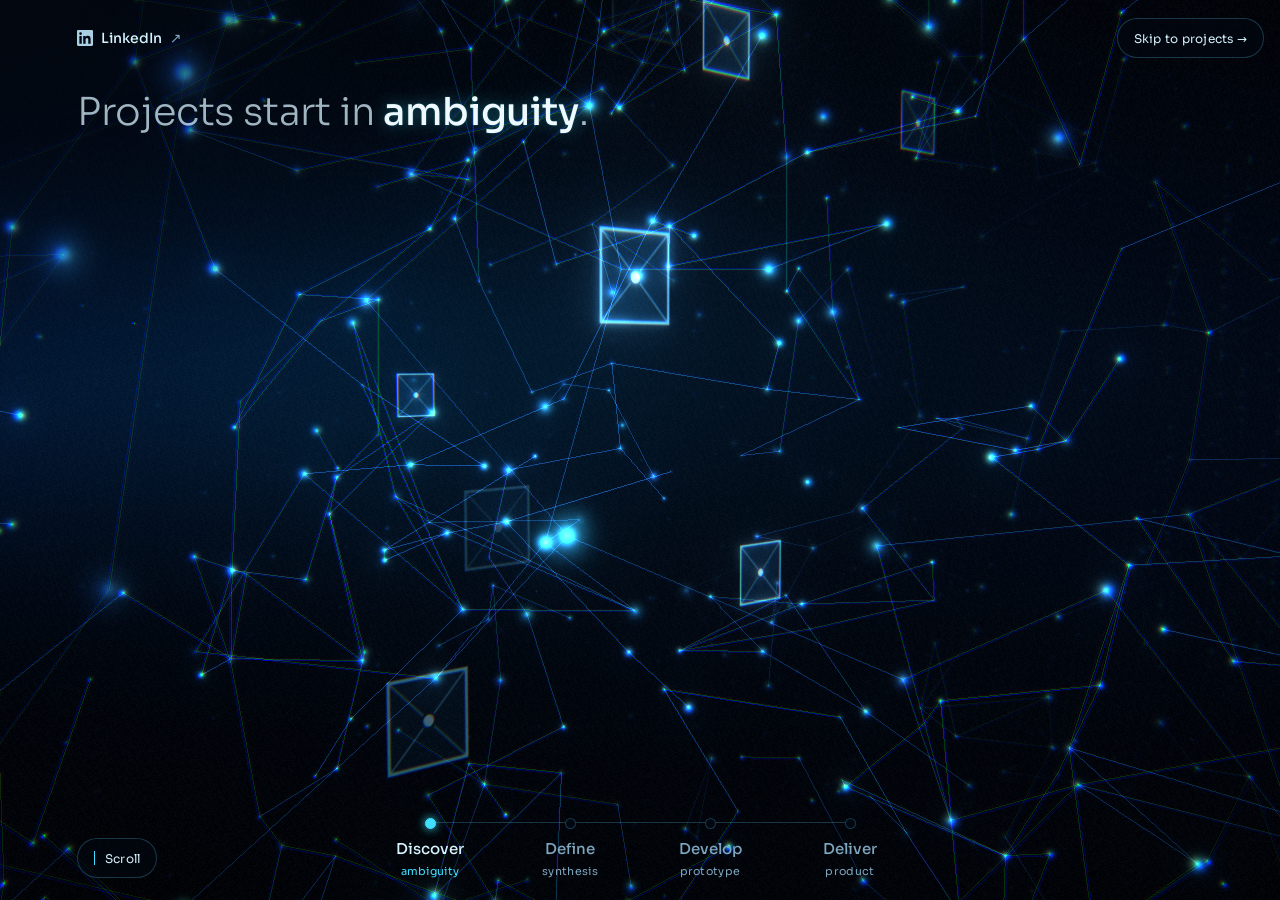
<file: index.html>
<!doctype html>
<html lang="en">
<head>
<meta charset="utf-8">
<meta name="viewport" content="width=device-width, initial-scale=1, viewport-fit=cover">
<title>Product design case studies · mdaiux</title>
<meta name="description" content="Four product design case studies, each with its prototype: private-bank onboarding, telecom network operations, graph analytics and banking compliance.">
<meta name="theme-color" content="#020812">
<link rel="canonical" href="https://zdaraszcze.github.io/casestudy/">
<meta property="og:type" content="website">
<meta property="og:title" content="Product design case studies">
<meta property="og:description" content="Projects start in ambiguity. Four case studies, from research to prototype to product.">
<meta property="og:url" content="https://zdaraszcze.github.io/casestudy/">
<meta property="og:image" content="https://zdaraszcze.github.io/casestudy/assets/og-image.png">
<meta property="og:image:width" content="1200"><meta property="og:image:height" content="630">
<meta name="twitter:card" content="summary_large_image">
<link rel="icon" href="data:image/svg+xml,%3Csvg xmlns='http://www.w3.org/2000/svg' viewBox='0 0 32 32'%3E%3Crect width='32' height='32' rx='7' fill='%23020812'/%3E%3Cpath d='M4 11 Q12 16 16 16 T28 9' stroke='%233FE0FF' stroke-width='2' fill='none'/%3E%3Cpath d='M4 21 Q12 16 16 16 T28 23' stroke='%231FE6C4' stroke-width='2' fill='none'/%3E%3C/svg%3E">
<link rel="preconnect" href="https://fonts.googleapis.com">
<link rel="preconnect" href="https://fonts.gstatic.com" crossorigin>
<link rel="stylesheet" href="https://fonts.googleapis.com/css2?family=Sora:wght@300;400;500;600&display=swap">
<link rel="stylesheet" href="css/style.css">
</head>
<body data-stage="0">
<main>
  <button class="skip" type="button">Skip to projects →</button>
  <h1 class="sr-only">Product design portfolio: four case studies</h1>

  <div class="hero" id="hero" role="img" aria-label="3D scene: a scattered data network, light streams that converge, prototype screens that assemble from them, and four strands that end at the four projects">
    <div class="stills" aria-hidden="true">
      <img data-s="0" data-src="assets/stills/stage-0.webp" alt="">
      <img data-s="1" data-src="assets/stills/stage-1.webp" alt="">
      <img data-s="2" data-src="assets/stills/stage-2.webp" alt="">
      <img data-s="3" data-src="assets/stills/stage-3.webp" alt="">
    </div>
    <canvas id="gl"></canvas>
  </div>
  <div class="shade" aria-hidden="true"></div>
  <div class="case-shade" aria-hidden="true"></div>

  <a class="identity" href="https://www.linkedin.com/in/mdaiux/" target="_blank" rel="noopener" aria-label="LinkedIn profile: mdaiux (opens in a new tab)"><svg width="16" height="16" viewBox="0 0 24 24" aria-hidden="true"><path fill="currentColor" d="M20.45 20.45h-3.56v-5.57c0-1.33-.02-3.04-1.85-3.04-1.85 0-2.14 1.45-2.14 2.94v5.67H9.34V9h3.42v1.56h.05c.48-.9 1.64-1.85 3.37-1.85 3.6 0 4.27 2.37 4.27 5.46v6.28zM5.34 7.43a2.06 2.06 0 1 1 0-4.13 2.06 2.06 0 0 1 0 4.13zM7.12 20.45H3.56V9h3.56v11.45zM22.22 0H1.77C.79 0 0 .77 0 1.72v20.56C0 23.23.79 24 1.77 24h20.45c.98 0 1.78-.77 1.78-1.72V1.72C24 .77 23.2 0 22.22 0z"/></svg>LinkedIn<span aria-hidden="true">↗</span></a>

  <div class="caps" aria-live="polite">
    <p class="cap on" data-s="0"><span class="k">Discover</span><span class="t">Projects start in <em>ambiguity</em>.</span></p>
    <p class="cap" data-s="1"><span class="k">Define</span><span class="t"><em>Ambiguity</em> is synthesised into <em>insights</em>.</span></p>
    <p class="cap" data-s="2"><span class="k">Develop</span><span class="t"><em>Insights</em> spark <em>prototypes</em>.</span></p>
    <p class="cap" data-s="3"><span class="k">Deliver</span><span class="t"><em>Prototypes</em> become <em>products</em>.</span></p>
  </div>

  <ul class="projects" aria-label="Projects"></ul>

  <section class="case" aria-label="Case study">
    <button class="back anim" type="button" style="--d:0"><svg width="16" height="16" viewBox="0 0 16 16" aria-hidden="true"><path d="M10 3 5 8l5 5" fill="none" stroke="currentColor" stroke-width="1.8" stroke-linecap="round" stroke-linejoin="round"/></svg>All projects</button>
    <div class="case-head">
      <p class="eyebrow anim" style="--d:1"></p>
      <h2 class="anim" style="--d:1"></h2>
      <span class="tag anim" style="--d:2"></span>
      <div class="num anim" style="--d:2"></div>
      <p class="lbl anim" style="--d:2"></p>
    </div>
    <ol><span class="star-track" aria-hidden="true"></span><span class="star-fill" aria-hidden="true"></span></ol>
    <div class="actions anim" style="--d:7"><button type="button" class="act-story">Read the full story <span aria-hidden="true">→</span></button><button type="button" class="act-proto"><span class="act-proto-t">Try the prototype</span> <span aria-hidden="true">→</span></button></div>
    <p class="next anim" style="--d:8"><span class="next-count"></span><span class="next-text"></span></p>
  </section>
  <button class="pv" type="button" aria-label="Open the prototype"><span class="pv-chrome" aria-hidden="true"><i></i><i></i><i></i></span><span class="pv-media"><img alt=""></span><span class="pv-cta"><span class="pv-label">Try the prototype</span><span aria-hidden="true">→</span></span></button>

  <nav class="dd" aria-label="Stages">
    <span class="track" aria-hidden="true"><i></i></span>
    <button type="button" aria-current="step"><b>Discover</b><small>ambiguity</small></button>
    <button type="button" aria-current="false"><b>Define</b><small>synthesis</small></button>
    <button type="button" aria-current="false"><b>Develop</b><small>prototype</small></button>
    <button type="button" aria-current="false"><b>Deliver</b><small>product</small></button>
  </nav>

  <button class="cue" type="button"><i aria-hidden="true"></i>Scroll</button>
</main>

<div class="viewer" role="dialog" aria-modal="true" aria-labelledby="viewer-title" inert>
  <div class="viewer-bar">
    <button class="viewer-close" type="button" aria-label="Close and return"><svg width="18" height="18" viewBox="0 0 20 20" aria-hidden="true"><path d="M5 5l10 10M15 5L5 15" stroke="currentColor" stroke-width="1.8" stroke-linecap="round"/></svg></button>
    <h2 class="viewer-title" id="viewer-title"></h2>
    <div class="viewer-tabs" role="tablist" aria-label="View"></div>
  </div>
  <iframe title="" hidden></iframe>
  <div class="gallery" hidden></div>
</div>

<script type="module" src="js/app.js"></script>
</body>
</html>
</file>
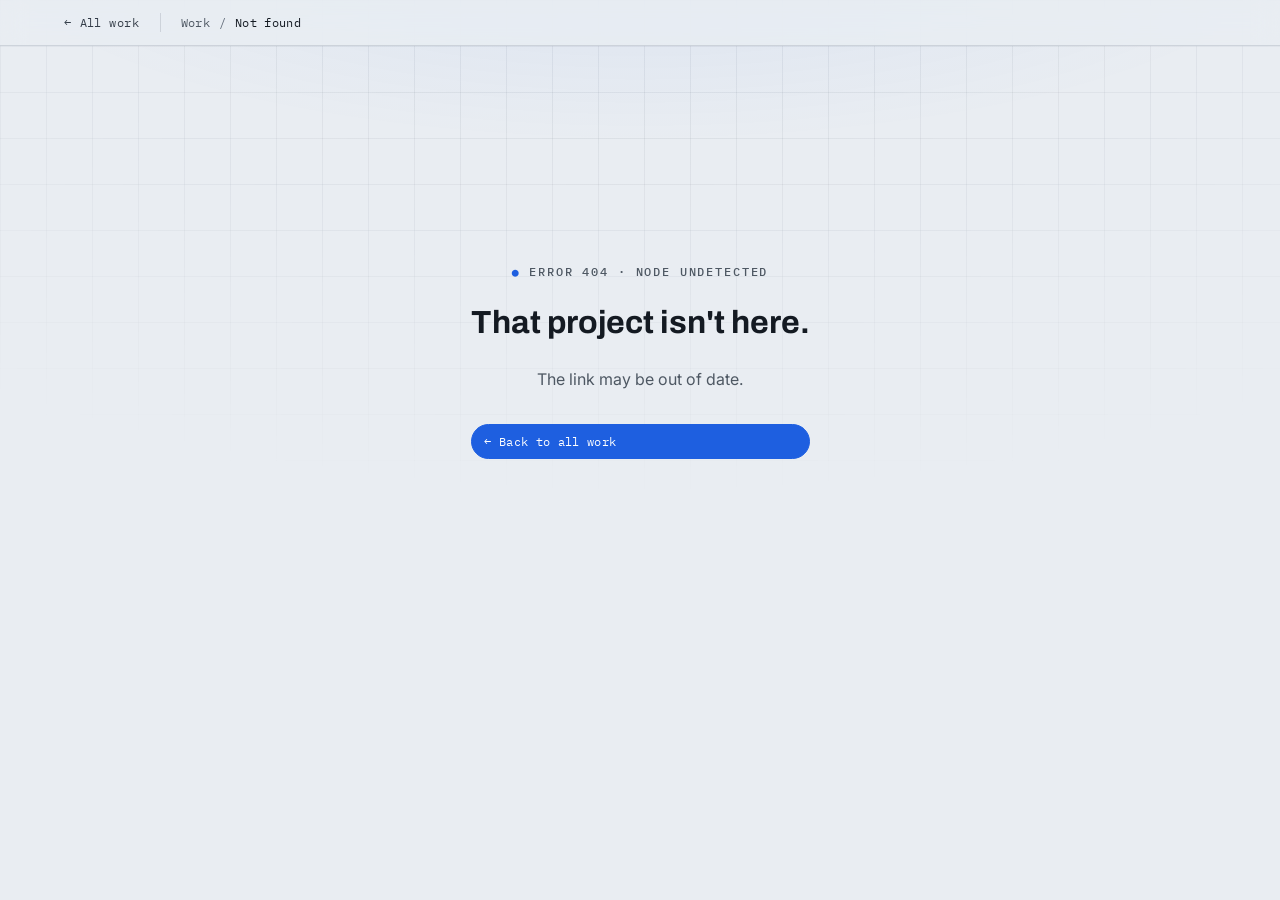
<file: project.html>
<!DOCTYPE html>
<html lang="en">
<head>
<meta charset="UTF-8">
<meta name="viewport" content="width=device-width, initial-scale=1.0">
<title>Project — Selected work</title>
<meta name="description" content="Project case study.">
<meta name="color-scheme" content="light">
<meta name="theme-color" content="#E9EDF2">
<link rel="preconnect" href="https://fonts.googleapis.com">
<link rel="preconnect" href="https://fonts.gstatic.com" crossorigin>
<link href="https://fonts.googleapis.com/css2?family=Archivo:wght@400;500;600;700;800;900&family=Inter:wght@400;500;600;700&family=IBM+Plex+Mono:wght@400;500;600&display=swap" rel="stylesheet">
<link rel="stylesheet" href="assets/css/style.css">
</head>
<body>

<nav class="detail-nav">
  <div class="wrap">
    <a class="back" href="index.html#work"><span aria-hidden="true">←</span> All work</a>
    <div class="crumbs" id="crumbs" aria-label="Breadcrumb"></div>
    <span class="detail-nav-spacer"></span>
  </div>
</nav>

<main id="detail"><!-- injected --></main>

<!-- IN-SITE FULL VIEW (never opens a new tab) -->
<div class="fv" id="fv" role="dialog" aria-modal="true" aria-label="Full view">
  <div class="fv-bar">
    <button class="fv-back" id="fvBack"><span aria-hidden="true">←</span> Back to project</button>
    <div class="fv-crumbs" id="fvCrumbs"></div>
    <span class="fv-spacer"></span>
    <span class="fv-count" id="fvCount" hidden></span>
    <button class="fv-close" id="fvClose" aria-label="Close full view">CLOSE <span aria-hidden="true">✕</span></button>
  </div>
  <div class="fv-body" id="fvBody"><!-- iframe or image viewer --></div>
</div>

<footer style="display:none"></footer>

<script src="assets/js/projects.js"></script>
<script src="assets/js/project.js"></script>
</body>
</html>
</file>
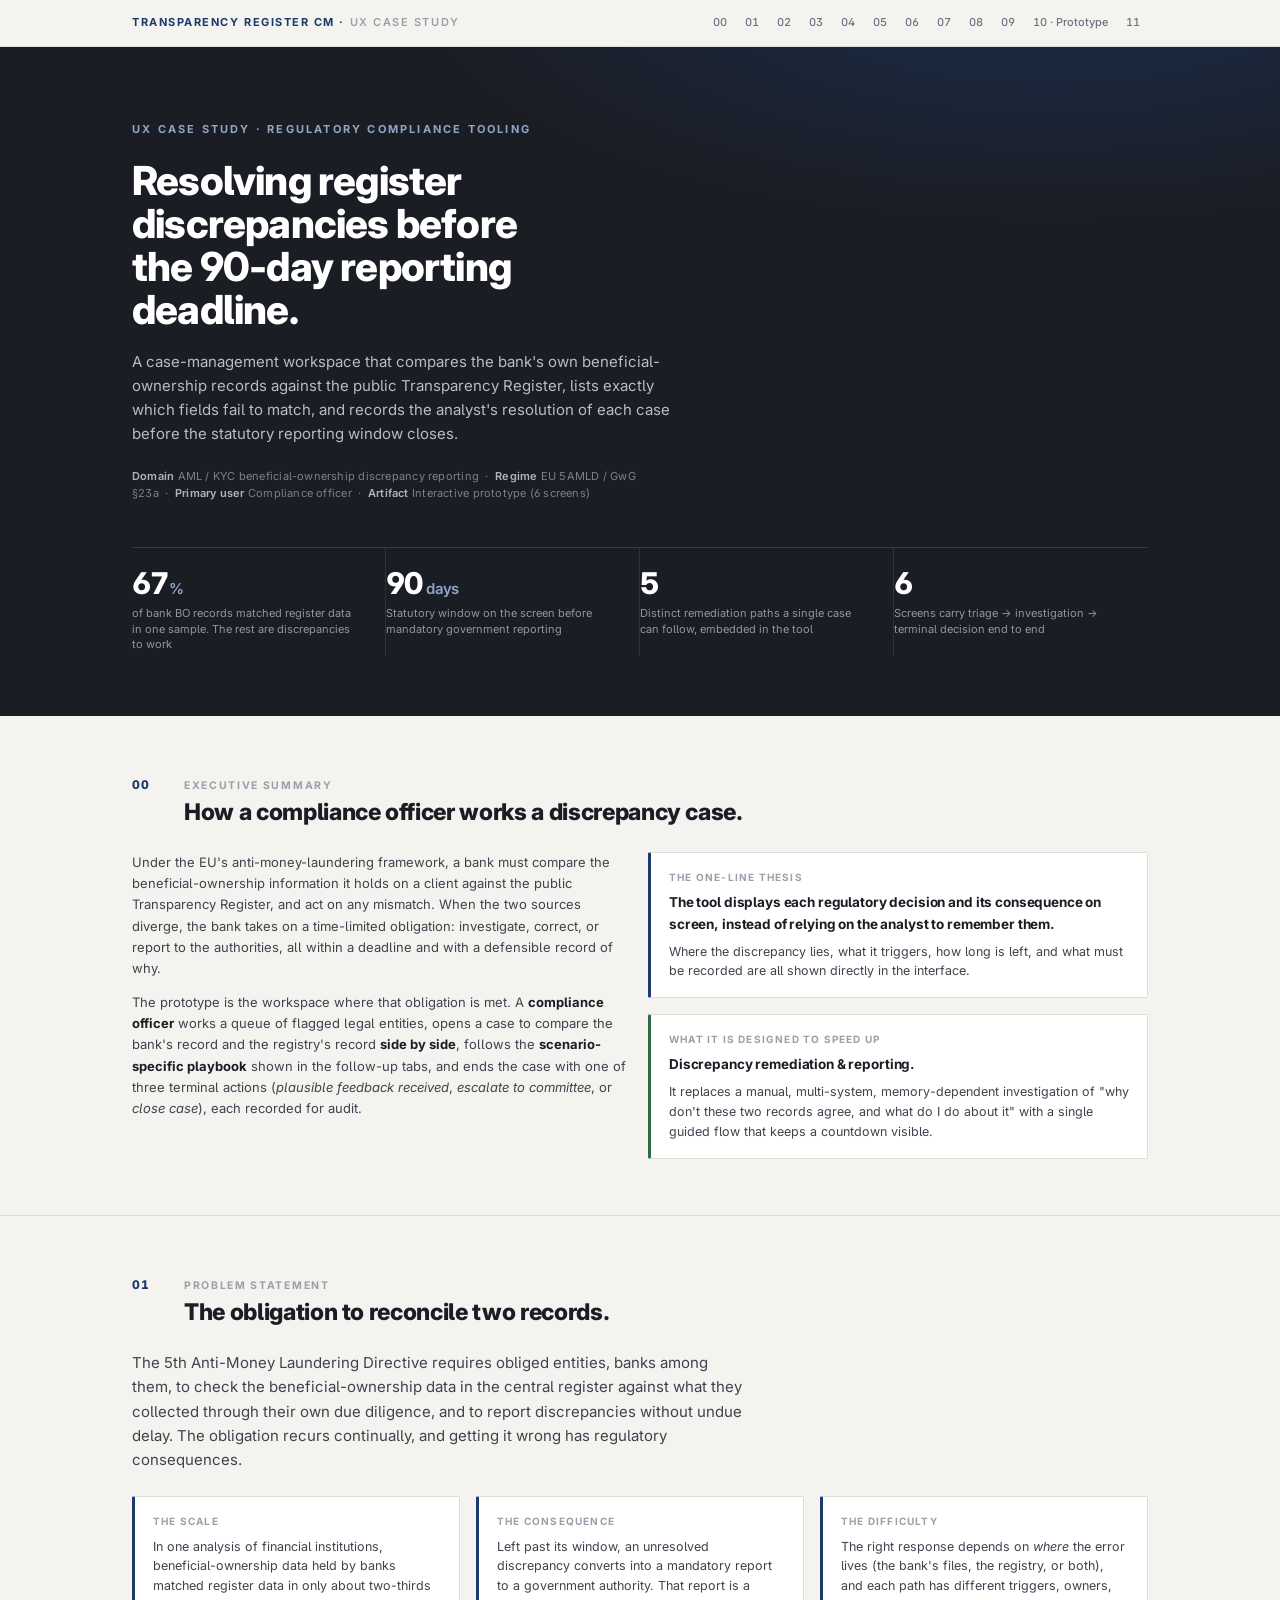
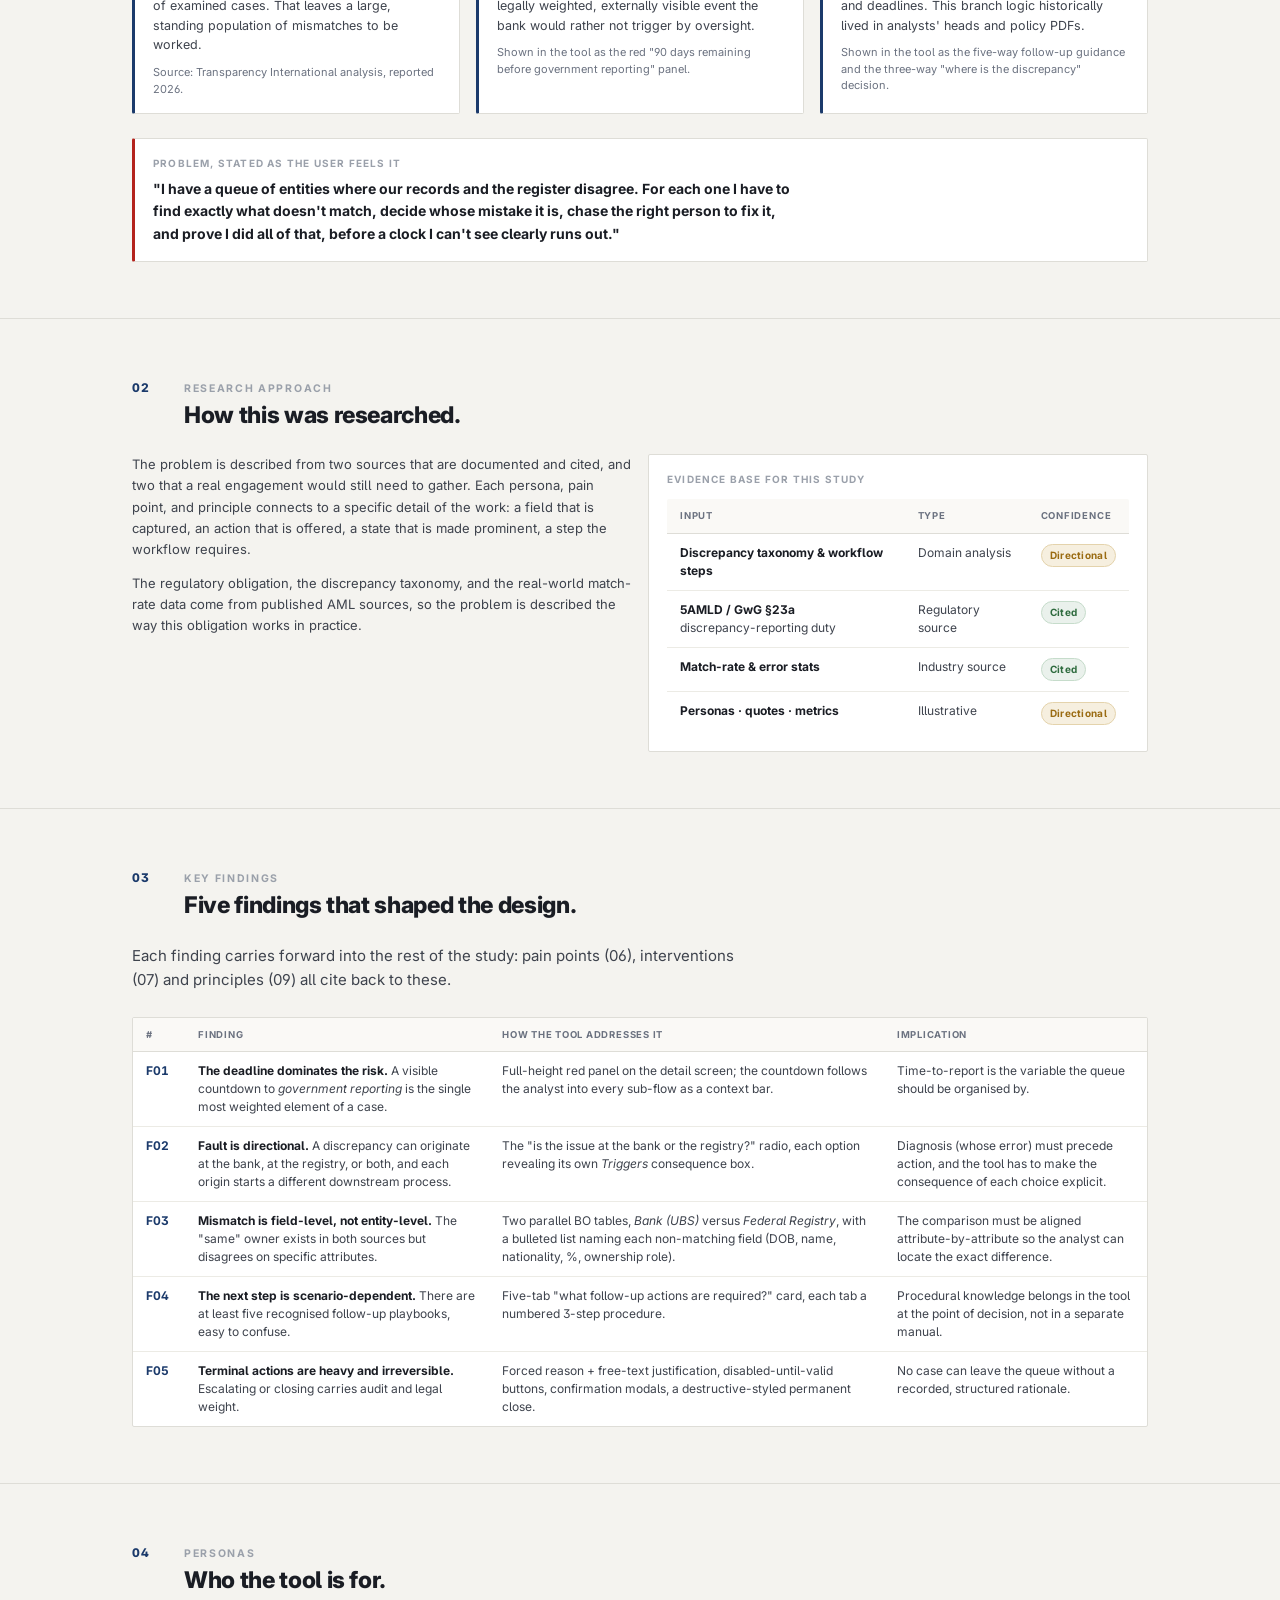
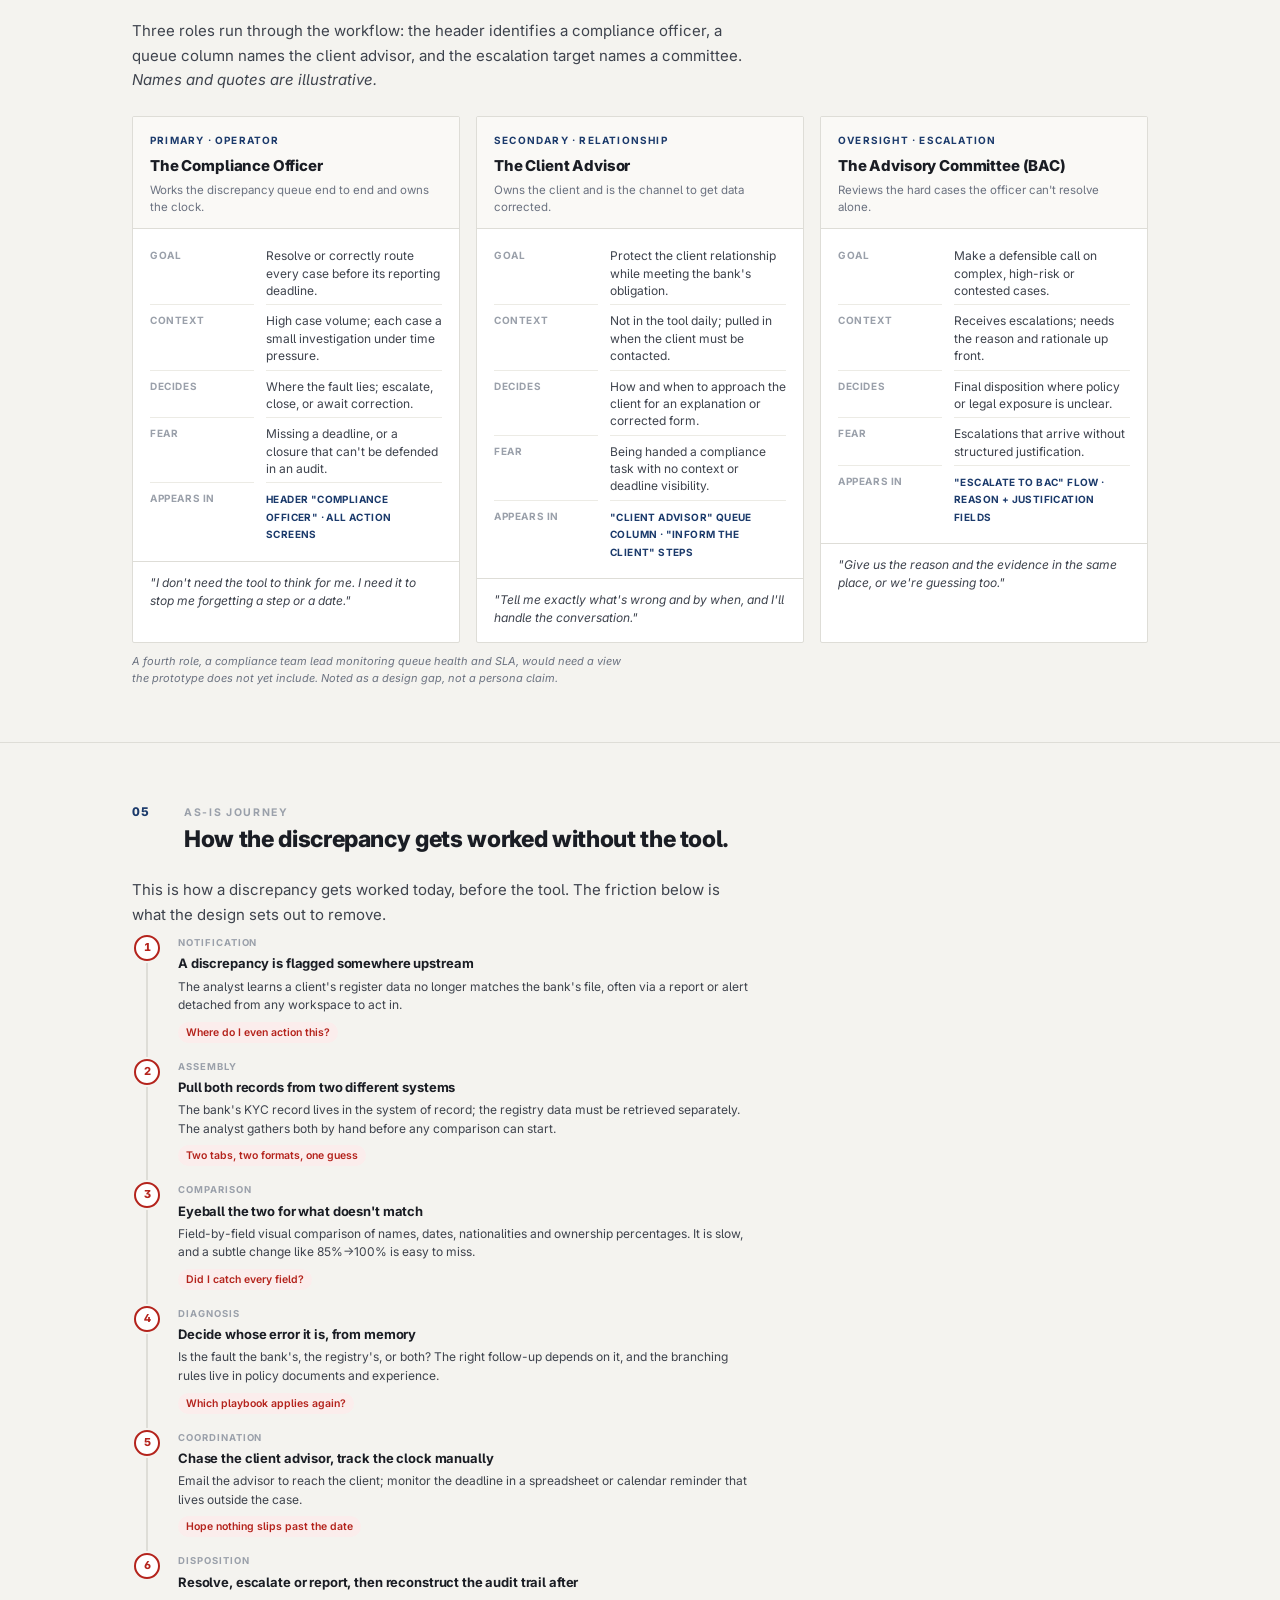
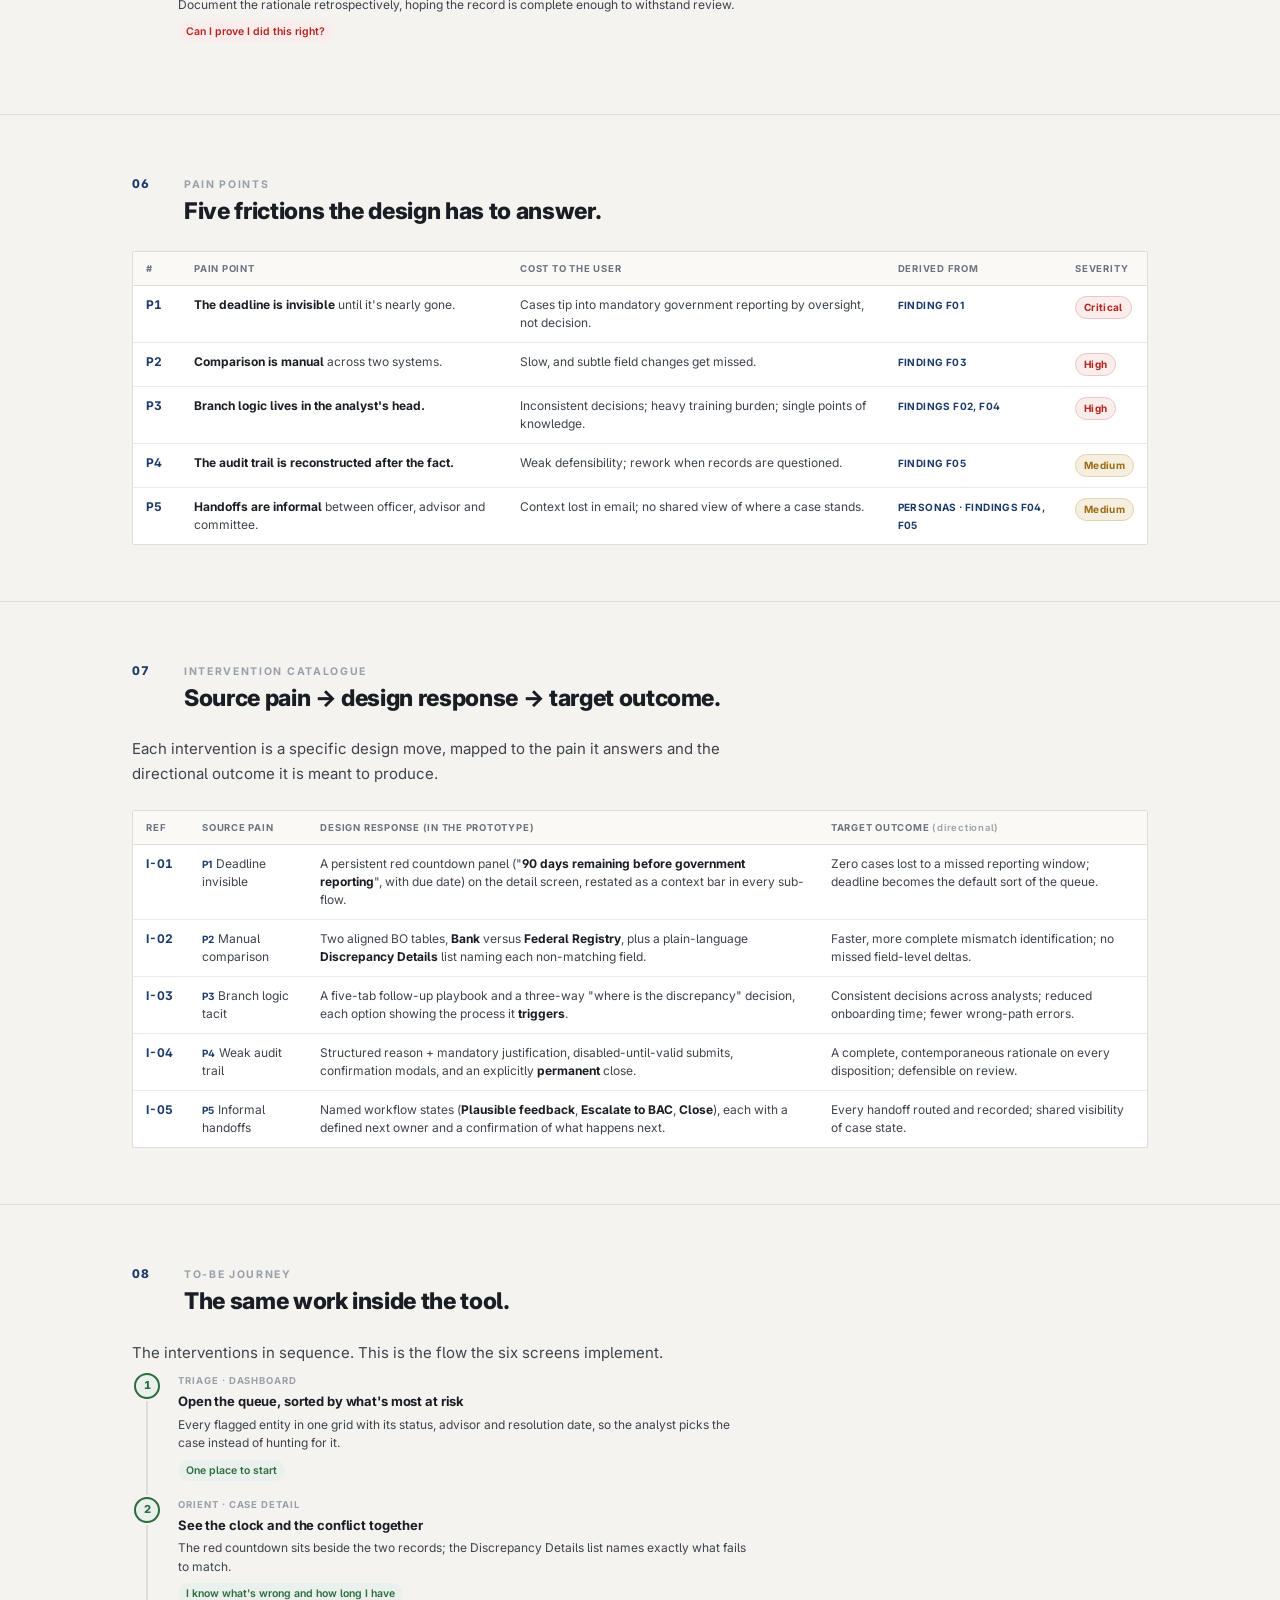
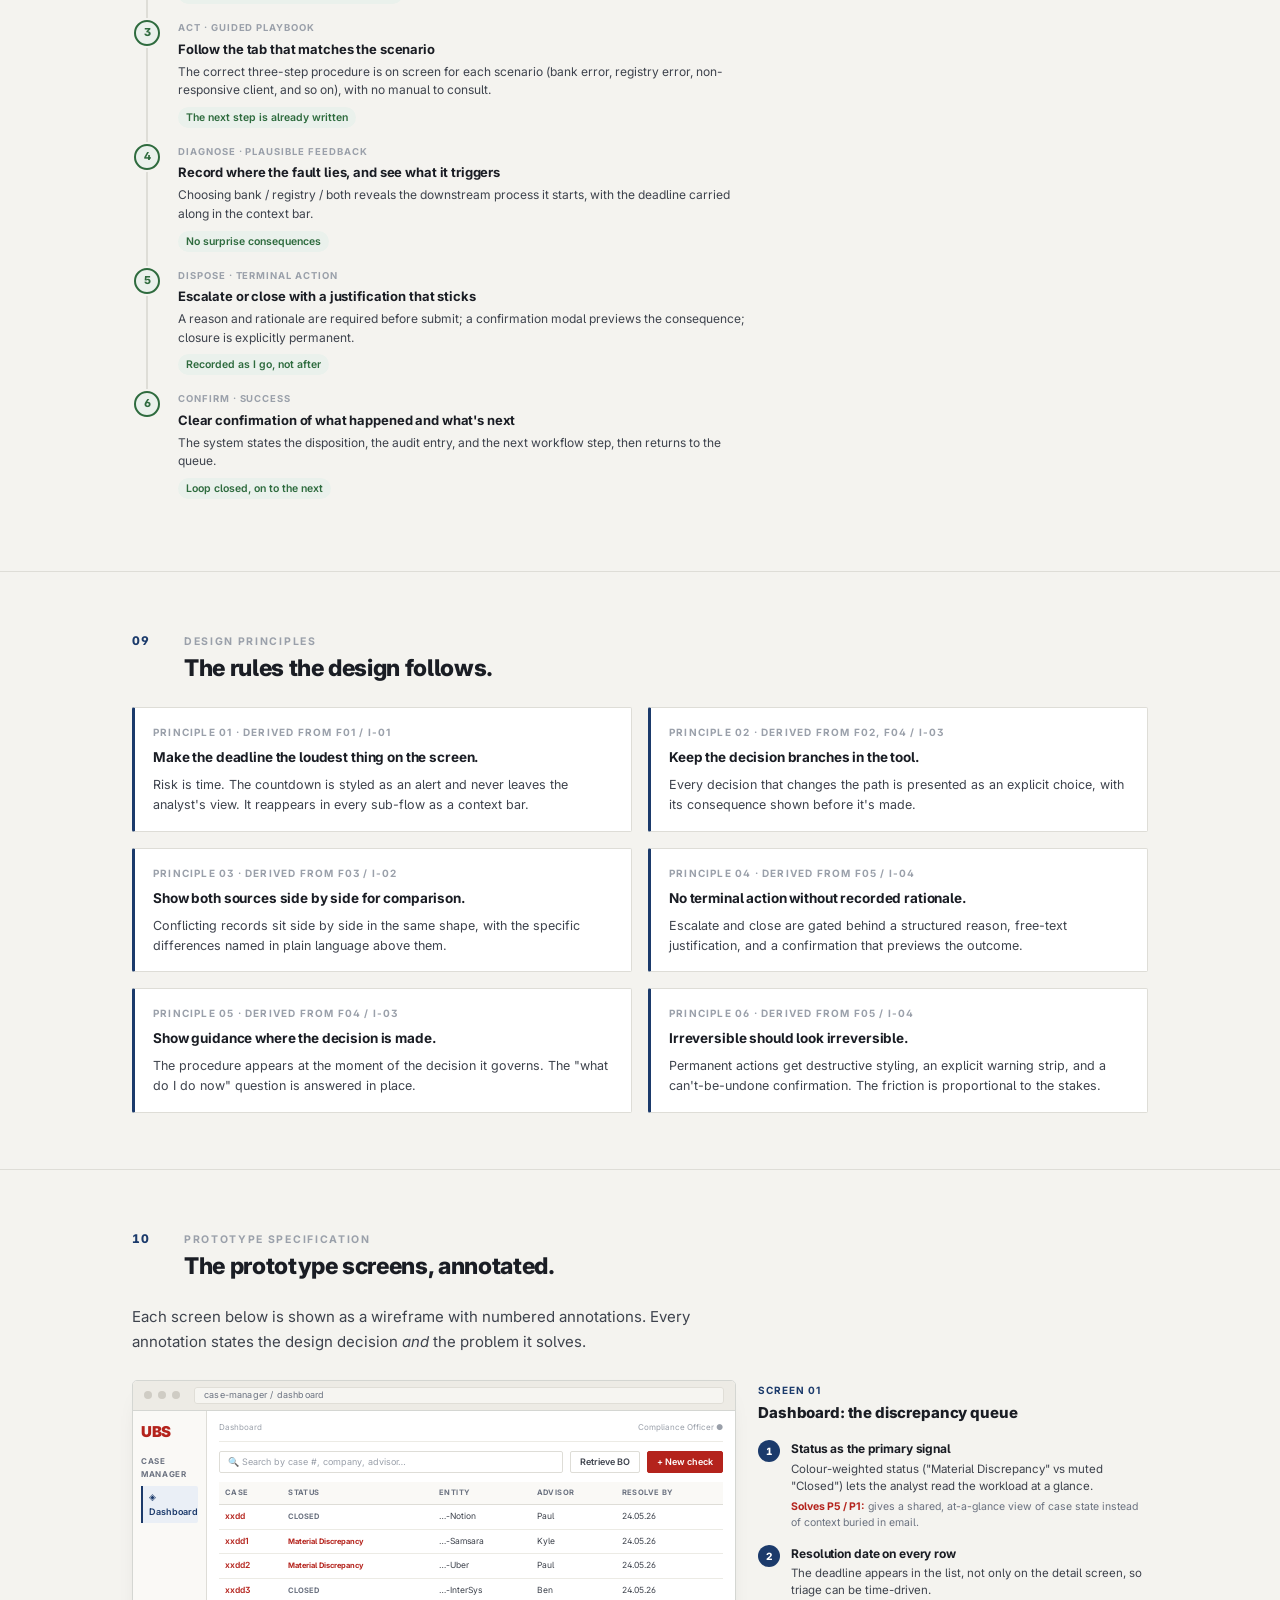
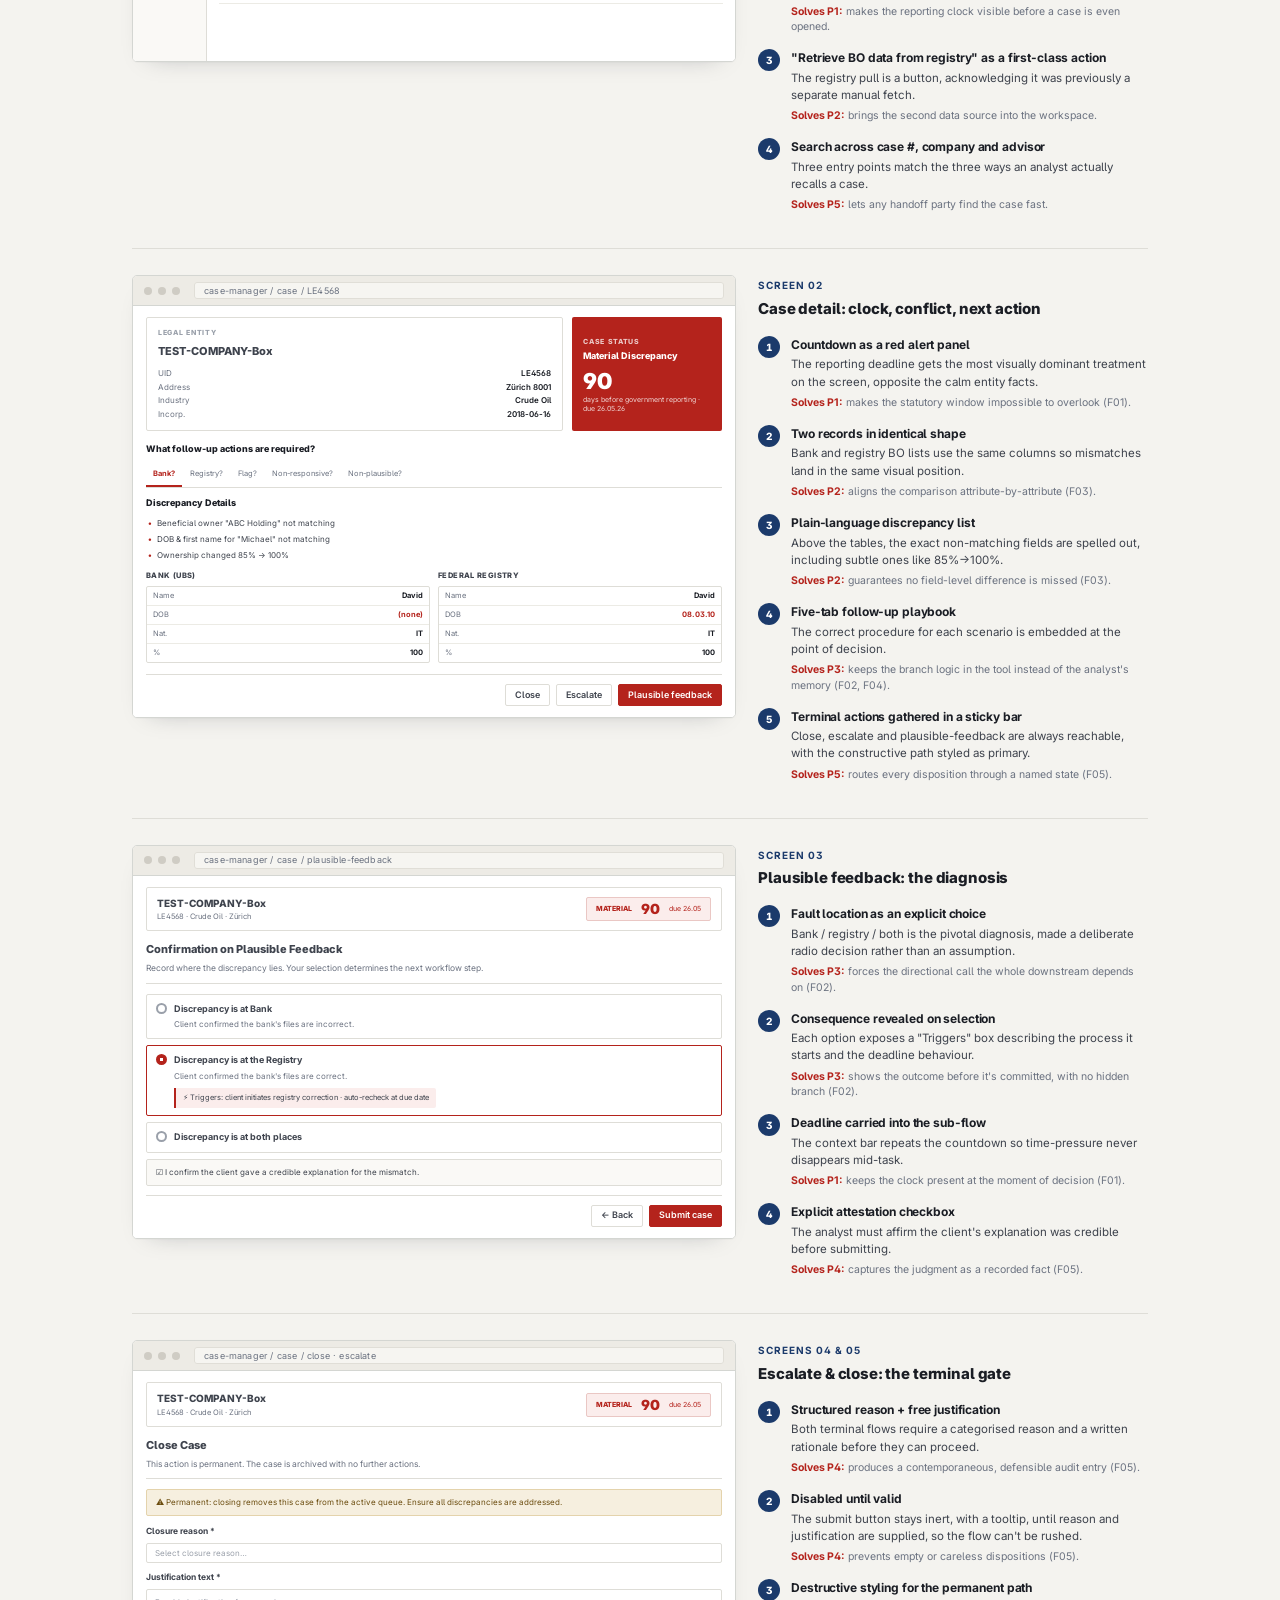
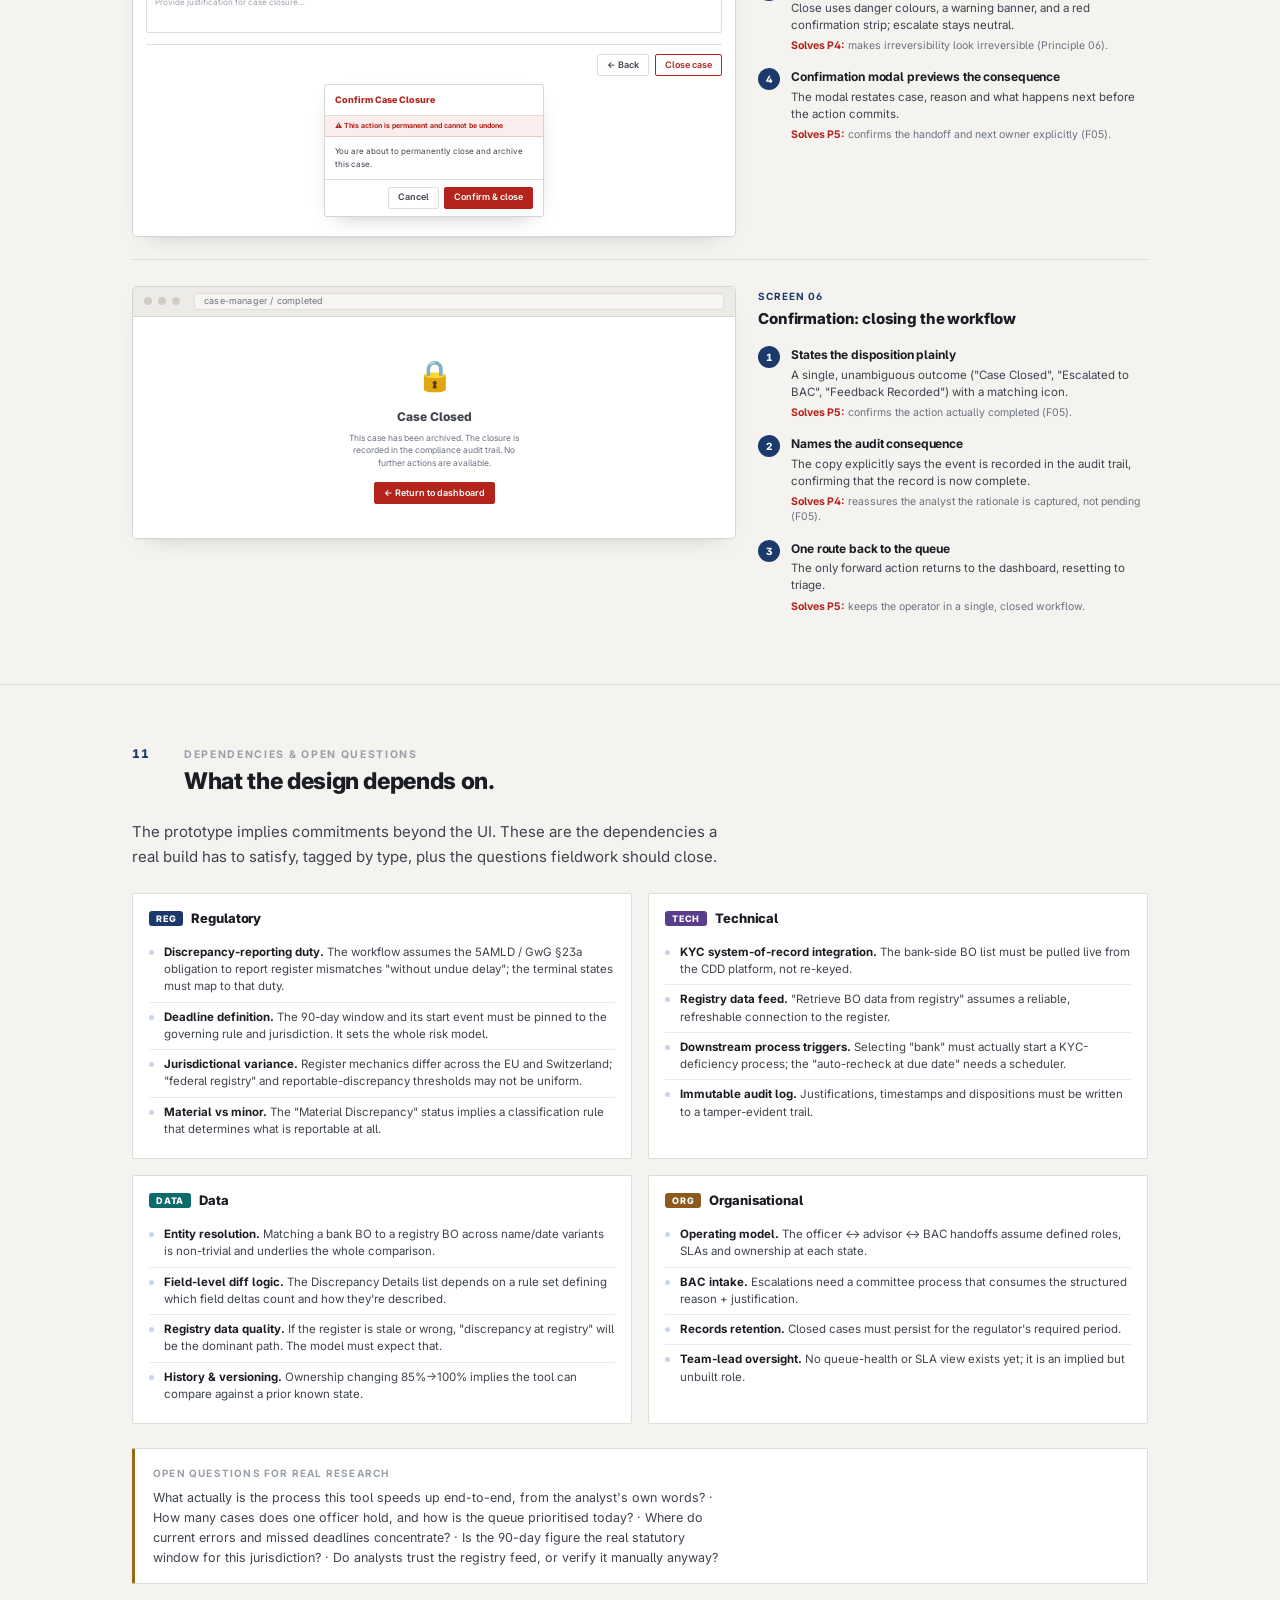
<file: case-studies/bsu-transparency-register.html>
<!DOCTYPE html>
<html lang="en">
<head>
<meta charset="UTF-8"/>
<meta name="viewport" content="width=device-width, initial-scale=1.0"/>
<title>UX Case Study: Transparency Register Case Manager</title>
<link rel="preconnect" href="https://fonts.googleapis.com"/>
<link rel="preconnect" href="https://fonts.gstatic.com" crossorigin/>
<link href="https://fonts.googleapis.com/css2?family=Inter:ital,opsz,wght@0,14..32,400;0,14..32,500;0,14..32,600;0,14..32,700;0,14..32,800;0,14..32,900;1,14..32,400;1,14..32,500&display=swap" rel="stylesheet"/>
<style>
:root{
  --bg:#F4F3EF; --surface:#FFFFFF; --accent:#1B3A6B; --accent-lt:#EAEFF6; --accent-mid:#c7d5e8;
  --ink:#1A1D24; --g5:#3E434D; --g4:#6B7280; --g3:#9AA0AA; --g2:#D4D6D2; --g1:#E9E8E3;
  --line:#DEDDD7; --line-2:#ECEBE5;
  --red:#B4231C; --red-lt:#FBEDEC; --red-bd:#EAC7C4;
  --grn:#2E6B3E; --grn-lt:#EAF1EC; --grn-bd:#C6DCCB;
  --amb:#9A6B12; --amb-lt:#F6EFDF; --amb-bd:#E4D3AC;
  --reg:#1B3A6B; --tech:#5A3E8C; --data:#0E6B6B; --org:#8C5A1E;
  --mono:'Inter',ui-monospace,monospace;
}
*{box-sizing:border-box;margin:0;padding:0;}
html{scroll-behavior:smooth;}
body{
  font-family:'Inter',system-ui,sans-serif;background:var(--bg);color:var(--ink);
  font-size:13px;line-height:1.62;-webkit-font-smoothing:antialiased;
  font-feature-settings:"cv05","ss01";
}
a{color:inherit;}
::selection{background:var(--accent);color:#fff;}

/* ── Layout shell ── */
.wrap{max-width:1080px;margin:0 auto;padding:0 32px;}
.wrap-narrow{max-width:820px;margin:0 auto;padding:0 32px;}

/* ── Sticky nav ── */
.nav{position:sticky;top:0;z-index:80;background:rgba(244,243,239,.9);backdrop-filter:blur(8px);border-bottom:1px solid var(--line);}
.nav-in{max-width:1080px;margin:0 auto;padding:0 32px;height:46px;display:flex;align-items:center;justify-content:space-between;gap:16px;}
.nav-brand{font-size:11px;font-weight:700;letter-spacing:.14em;text-transform:uppercase;color:var(--accent);white-space:nowrap;}
.nav-brand span{color:var(--g3);font-weight:600;}
.nav-links{display:flex;gap:2px;overflow-x:auto;scrollbar-width:none;}
.nav-links::-webkit-scrollbar{display:none;}
.nav-links a{font-size:11px;color:var(--g4);text-decoration:none;padding:5px 8px;border-radius:3px;white-space:nowrap;font-variant-numeric:tabular-nums;font-weight:500;transition:.13s;}
.nav-links a:hover{color:var(--accent);background:var(--accent-lt);}

/* ── Hero ── */
.hero{background:var(--ink);color:#EDEDEA;padding:74px 0 60px;position:relative;overflow:hidden;}
.hero::after{content:"";position:absolute;inset:0;background:radial-gradient(900px 340px at 82% -10%,rgba(27,58,107,.55),transparent 70%);pointer-events:none;}
.hero-in{position:relative;z-index:2;}
.eyebrow{font-size:11px;font-weight:700;letter-spacing:.2em;text-transform:uppercase;color:#8FA6C9;margin-bottom:20px;}
.hero h1{font-size:40px;line-height:1.08;font-weight:800;letter-spacing:-.02em;max-width:15ch;color:#fff;}
.hero .sub{font-size:15px;line-height:1.6;color:#B7BCC6;max-width:60ch;margin-top:18px;font-weight:400;}
.hero .meta{font-size:11px;color:#7A8091;margin-top:22px;letter-spacing:.02em;}
.hero .meta b{color:#AEB4C0;font-weight:600;}
.statrow{display:grid;grid-template-columns:repeat(4,1fr);gap:0;margin-top:44px;border-top:1px solid rgba(255,255,255,.13);}
.stat{padding:20px 22px 4px 0;border-right:1px solid rgba(255,255,255,.09);}
.stat:last-child{border-right:none;}
.stat .n{font-size:30px;font-weight:800;letter-spacing:-.02em;color:#fff;line-height:1;font-variant-numeric:tabular-nums;}
.stat .n small{font-size:15px;font-weight:600;color:#8FA6C9;}
.stat .l{font-size:11px;color:#9096A3;margin-top:8px;line-height:1.4;}

/* ── Disclaimer strip ── */
.disc{background:var(--amb-lt);border-bottom:1px solid var(--amb-bd);}
.disc-in{max-width:1080px;margin:0 auto;padding:11px 32px;display:flex;gap:11px;align-items:flex-start;font-size:11.5px;color:#6b4c0e;line-height:1.5;}
.disc-in b{color:#4d3606;}
.disc .tag{flex-shrink:0;font-size:9px;font-weight:800;letter-spacing:.1em;text-transform:uppercase;background:var(--amb);color:#fff;padding:3px 7px;border-radius:3px;margin-top:1px;}

/* ── Section scaffolding ── */
section{padding:56px 0;border-top:1px solid var(--line);}
section:first-of-type{border-top:none;}
.sec-head{display:flex;gap:18px;align-items:baseline;margin-bottom:26px;}
.sec-num{font-size:12px;font-weight:800;color:var(--accent);font-variant-numeric:tabular-nums;letter-spacing:.05em;flex-shrink:0;padding-top:3px;width:34px;}
.sec-titles .k{font-size:10.5px;font-weight:700;letter-spacing:.16em;text-transform:uppercase;color:var(--g3);margin-bottom:5px;}
.sec-titles h2{font-size:23px;font-weight:800;letter-spacing:-.015em;line-height:1.15;}
.lead{font-size:15px;line-height:1.62;color:var(--g5);max-width:68ch;}
.lead+.lead{margin-top:13px;}
p{max-width:72ch;}
.body p+p{margin-top:12px;}
.body{color:var(--g5);font-size:13px;line-height:1.64;}
strong{font-weight:700;color:var(--ink);}

/* ── Grids ── */
.g2{display:grid;grid-template-columns:1fr 1fr;gap:16px;}
.g3{display:grid;grid-template-columns:repeat(3,1fr);gap:16px;}
.g4{display:grid;grid-template-columns:repeat(4,1fr);gap:14px;}
.mt24{margin-top:24px;}
.mt16{margin-top:16px;}
.mt32{margin-top:32px;}

/* ── Accent boxes ── */
.box{background:var(--surface);border:1px solid var(--line);border-left:3px solid var(--accent);border-radius:2px;padding:16px 18px;}
.box.red{border-left-color:var(--red);}
.box.grn{border-left-color:var(--grn);}
.box.amb{border-left-color:var(--amb);}
.box .bk{font-size:10px;font-weight:700;letter-spacing:.12em;text-transform:uppercase;color:var(--g3);margin-bottom:7px;}
.box h4{font-size:13.5px;font-weight:700;margin-bottom:6px;letter-spacing:-.01em;}
.box p{font-size:12.5px;color:var(--g5);line-height:1.58;}
.box .lil{font-size:11px;color:var(--g4);margin-top:9px;line-height:1.5;}

/* Plain card */
.card{background:var(--surface);border:1px solid var(--line);border-radius:2px;padding:16px 18px;}

/* ── Tables ── */
.tbl-wrap{background:var(--surface);border:1px solid var(--line);border-radius:2px;overflow:hidden;overflow-x:auto;}
table.t{width:100%;border-collapse:collapse;font-size:12px;}
table.t thead th{background:#FAF9F6;text-align:left;padding:9px 13px;font-size:9.5px;font-weight:700;letter-spacing:.08em;text-transform:uppercase;color:var(--g4);border-bottom:1px solid var(--line);white-space:nowrap;vertical-align:bottom;}
table.t td{padding:10px 13px;border-bottom:1px solid var(--line-2);color:var(--g5);line-height:1.5;vertical-align:top;}
table.t tbody tr:last-child td{border-bottom:none;}
table.t tbody tr:hover td{background:#FBFAF7;}
table.t td b{color:var(--ink);}
.cellnum{font-variant-numeric:tabular-nums;font-weight:700;color:var(--accent);white-space:nowrap;}

/* ── Quote ── */
.quote{border-left:3px solid var(--accent-mid);padding:2px 0 2px 18px;margin:4px 0;}
.quote p{font-style:italic;font-size:14px;color:var(--g5);line-height:1.55;max-width:60ch;}
.quote cite{display:block;font-style:normal;font-size:11px;color:var(--g3);margin-top:8px;font-weight:600;letter-spacing:.02em;}

/* ── Tags ── */
.tag{display:inline-flex;align-items:center;font-size:9px;font-weight:800;letter-spacing:.09em;text-transform:uppercase;padding:3px 7px;border-radius:3px;color:#fff;line-height:1;}
.t-reg{background:var(--reg);} .t-tech{background:var(--tech);} .t-data{background:var(--data);} .t-org{background:var(--org);}
.t-out{background:transparent;border:1px solid currentColor;}
.pill{display:inline-flex;align-items:center;gap:5px;font-size:10px;font-weight:700;padding:3px 8px;border-radius:20px;letter-spacing:.03em;}
.p-red{background:var(--red-lt);color:var(--red);border:1px solid var(--red-bd);}
.p-grn{background:var(--grn-lt);color:var(--grn);border:1px solid var(--grn-bd);}
.p-amb{background:var(--amb-lt);color:var(--amb);border:1px solid var(--amb-bd);}
.ref{font-size:10px;font-weight:700;color:var(--accent);letter-spacing:.04em;text-transform:uppercase;}

/* ── Persona ── */
.persona{background:var(--surface);border:1px solid var(--line);border-radius:2px;overflow:hidden;}
.persona .ph{padding:15px 17px 13px;border-bottom:1px solid var(--line);background:#FAF9F6;}
.persona .role{font-size:10px;font-weight:700;letter-spacing:.12em;text-transform:uppercase;color:var(--accent);}
.persona .pname{font-size:15px;font-weight:800;margin-top:5px;letter-spacing:-.01em;}
.persona .pone{font-size:11.5px;color:var(--g4);margin-top:4px;line-height:1.45;}
.attr{display:grid;grid-template-columns:104px 1fr;gap:2px 12px;padding:13px 17px;}
.attr dt{font-size:10px;font-weight:700;letter-spacing:.06em;text-transform:uppercase;color:var(--g3);padding:5px 0;border-bottom:1px solid var(--line-2);}
.attr dd{font-size:12px;color:var(--g5);padding:5px 0;border-bottom:1px solid var(--line-2);line-height:1.45;}
.attr dt:last-of-type,.attr dd:last-of-type{border-bottom:none;}
.persona .pq{padding:12px 17px 15px;border-top:1px solid var(--line);}
.persona .pq p{font-style:italic;font-size:12px;color:var(--g5);line-height:1.5;}

/* ── Journey ── */
.jrn{position:relative;margin-top:8px;}
.jrn-step{display:grid;grid-template-columns:30px 1fr;gap:16px;}
.jrn-rail{display:flex;flex-direction:column;align-items:center;}
.jrn-dot{width:26px;height:26px;border-radius:50%;background:var(--surface);border:2px solid var(--accent);color:var(--accent);font-size:11px;font-weight:800;display:flex;align-items:center;justify-content:center;flex-shrink:0;z-index:2;font-variant-numeric:tabular-nums;}
.jrn-step.pain .jrn-dot{border-color:var(--red);color:var(--red);}
.jrn-step.good .jrn-dot{border-color:var(--grn);color:var(--grn);background:var(--grn-lt);}
.jrn-line{width:2px;flex:1;background:var(--line);margin:2px 0;min-height:14px;}
.jrn-step:last-child .jrn-line{display:none;}
.jrn-body{padding-bottom:16px;}
.jrn-body h5{font-size:13px;font-weight:700;letter-spacing:-.01em;}
.jrn-body .stage{font-size:9.5px;font-weight:700;letter-spacing:.1em;text-transform:uppercase;color:var(--g3);margin-bottom:3px;}
.jrn-body p{font-size:12px;color:var(--g5);margin-top:3px;line-height:1.55;}
.jrn-emote{display:inline-block;font-size:10.5px;margin-top:7px;padding:2px 8px;border-radius:20px;font-weight:600;}
.jrn-emote.neg{background:var(--red-lt);color:var(--red);}
.jrn-emote.pos{background:var(--grn-lt);color:var(--grn);}

/* ── Wireframe panels ── */
.wf-block{margin-top:26px;}
.wf-grid{display:grid;grid-template-columns:1.55fr 1fr;gap:22px;align-items:start;}
.browser{background:var(--surface);border:1px solid var(--g2);border-radius:5px;overflow:hidden;box-shadow:0 1px 0 rgba(0,0,0,.02),0 10px 24px -18px rgba(20,26,40,.35);}
.chrome{height:30px;background:#EDEBE5;border-bottom:1px solid var(--g2);display:flex;align-items:center;padding:0 11px;gap:6px;}
.dot{width:8px;height:8px;border-radius:50%;background:#CFCCC4;}
.chrome .url{flex:1;height:17px;background:#F6F5F1;border:1px solid #E0DED7;border-radius:3px;margin-left:8px;font-size:9px;color:var(--g4);display:flex;align-items:center;padding:0 9px;letter-spacing:.02em;}
.screen{padding:0;background:#fff;}

/* mini wireframe primitives */
.mw{font-size:10px;color:var(--g5);}
.mw-app{display:grid;grid-template-columns:74px 1fr;min-height:250px;}
.mw-side{background:#FAF9F6;border-right:1px solid var(--line);padding:9px 8px;}
.mw-logo{font-weight:900;color:var(--red);font-size:15px;letter-spacing:-.5px;}
.mw-navt{font-size:8px;font-weight:700;color:var(--g4);text-transform:uppercase;letter-spacing:.08em;margin:11px 0 5px;}
.mw-navi{font-size:9px;color:var(--accent);background:var(--accent-lt);border-left:2px solid var(--accent);padding:4px 6px;border-radius:0 2px 2px 0;font-weight:600;}
.mw-main{padding:10px 12px;}
.mw-top{display:flex;justify-content:space-between;align-items:center;font-size:8px;color:var(--g3);border-bottom:1px solid var(--line-2);padding-bottom:7px;margin-bottom:9px;}
.mw-search{height:22px;border:1px solid var(--line);border-radius:2px;display:flex;align-items:center;padding:0 8px;font-size:9px;color:var(--g3);gap:6px;flex:1;}
.mw-btn{height:22px;padding:0 9px;border-radius:2px;font-size:9px;font-weight:600;display:inline-flex;align-items:center;border:1px solid var(--line);color:var(--g5);white-space:nowrap;}
.mw-btn.pri{background:var(--red);color:#fff;border-color:var(--red);}
.mw-btn.nav{background:var(--accent);color:#fff;border-color:var(--accent);}
.mw-btn.dgr{border-color:var(--red);color:var(--red);}
.mw-row{display:flex;gap:7px;align-items:center;}
.mw-tbl{width:100%;border-collapse:collapse;margin-top:9px;font-size:8.5px;}
.mw-tbl th{background:#FAF9F6;text-align:left;padding:5px 6px;font-size:7.5px;font-weight:700;text-transform:uppercase;letter-spacing:.05em;color:var(--g4);border-bottom:1px solid var(--line);}
.mw-tbl td{padding:5px 6px;border-bottom:1px solid var(--line-2);color:var(--g5);}
.mw-tbl a{color:var(--red);font-weight:600;}
.mw-badge{font-size:7.5px;font-weight:700;color:var(--red);}
.mw-badge.mut{color:var(--g4);}
.mw-panels{display:grid;grid-template-columns:1fr 150px;gap:9px;margin-bottom:10px;}
.mw-co{border:1px solid var(--line);border-radius:2px;padding:9px 11px;}
.mw-co .lab{font-size:7px;font-weight:800;text-transform:uppercase;letter-spacing:.1em;color:var(--g3);}
.mw-co .nm{font-size:11px;font-weight:800;margin:4px 0 6px;}
.mw-kv{display:grid;grid-template-columns:auto 1fr;gap:1px 10px;font-size:8px;}
.mw-kv .k{color:var(--g4);} .mw-kv .v{color:var(--ink);font-weight:600;text-align:right;}
.mw-alert{background:var(--red);color:#fff;border-radius:2px;padding:9px 11px;display:flex;flex-direction:column;justify-content:center;}
.mw-alert .al{font-size:7px;font-weight:800;letter-spacing:.1em;text-transform:uppercase;opacity:.75;}
.mw-alert .as{font-size:9px;font-weight:800;margin:2px 0 6px;}
.mw-alert .ad{font-size:22px;font-weight:900;line-height:1;}
.mw-alert .au{font-size:7px;opacity:.8;margin-top:3px;line-height:1.3;}
.mw-cardt{font-size:9px;font-weight:800;margin:11px 0 6px;color:var(--ink);}
.mw-tabs{display:flex;gap:1px;border-bottom:1px solid var(--line);margin-bottom:8px;overflow:hidden;}
.mw-tab{font-size:7.5px;padding:5px 7px;color:var(--g4);white-space:nowrap;border-bottom:2px solid transparent;}
.mw-tab.on{color:var(--red);border-bottom-color:var(--red);font-weight:700;}
.mw-cmp{display:grid;grid-template-columns:1fr 1fr;gap:8px;}
.mw-cmp .h{font-size:7.5px;font-weight:800;text-transform:uppercase;letter-spacing:.05em;color:var(--g5);margin-bottom:4px;}
.mw-mini{border:1px solid var(--line);border-radius:2px;font-size:7.5px;}
.mw-mini .r{display:flex;justify-content:space-between;padding:3px 6px;border-bottom:1px solid var(--line-2);}
.mw-mini .r:last-child{border-bottom:none;}
.mw-mini .r .k{color:var(--g4);} .mw-mini .r .v{font-weight:700;color:var(--ink);}
.mw-mini .r .v.diff{color:var(--red);}
.mw-disc{font-size:8px;color:var(--g5);padding-left:11px;position:relative;margin:3px 0;}
.mw-disc::before{content:"•";position:absolute;left:2px;color:var(--red);font-weight:700;}
.mw-actionbar{display:flex;justify-content:flex-end;gap:6px;border-top:1px solid var(--line);padding-top:9px;margin-top:11px;}
.mw-ctx{border:1px solid var(--line);border-radius:2px;padding:7px 10px;display:flex;justify-content:space-between;align-items:center;margin-bottom:10px;}
.mw-ctx .co{font-size:10px;font-weight:800;} .mw-ctx .mt{font-size:7.5px;color:var(--g4);}
.mw-ctxa{display:flex;gap:9px;align-items:center;background:var(--red-lt);border:1px solid var(--red-bd);border-radius:2px;padding:4px 9px;}
.mw-ctxa .bd{font-size:7px;font-weight:800;text-transform:uppercase;color:var(--red);}
.mw-ctxa .dd{font-size:14px;font-weight:900;color:var(--red);line-height:1;}
.mw-form h6{font-size:11px;font-weight:800;margin-bottom:3px;}
.mw-form .fsub{font-size:8.5px;color:var(--g4);border-bottom:1px solid var(--line);padding-bottom:7px;margin-bottom:10px;}
.mw-radio{border:1px solid var(--line);border-radius:2px;padding:7px 9px;margin-bottom:6px;display:flex;gap:7px;}
.mw-radio.sel{border-color:var(--red);background:#fff;}
.mw-radio .rc{width:11px;height:11px;border-radius:50%;border:2px solid var(--g3);flex-shrink:0;margin-top:1px;}
.mw-radio.sel .rc{border-color:var(--red);background:radial-gradient(circle,#fff 30%,var(--red) 32%);}
.mw-radio .rt{font-size:9px;font-weight:700;}
.mw-radio .rd{font-size:8px;color:var(--g4);margin-top:2px;}
.mw-trig{background:var(--red-lt);border-left:2px solid var(--red);font-size:7.5px;color:var(--g5);padding:4px 7px;margin-top:5px;border-radius:0 2px 2px 0;}
.mw-fld{border:1px solid var(--line);border-radius:2px;height:20px;font-size:8px;color:var(--g3);display:flex;align-items:center;padding:0 8px;margin-bottom:8px;}
.mw-ta{border:1px solid var(--line);border-radius:2px;height:44px;font-size:8px;color:var(--g3);padding:6px 8px;margin-bottom:5px;}
.mw-lbl{font-size:8.5px;font-weight:700;color:var(--g5);margin-bottom:4px;}
.mw-warn{background:var(--amb-lt);border:1px solid var(--amb-bd);border-radius:2px;padding:6px 9px;font-size:8px;color:#6b4c0e;margin-bottom:9px;}
.mw-succ{text-align:center;padding:34px 12px;}
.mw-succ .ic{font-size:30px;}
.mw-succ .tt{font-size:12px;font-weight:800;margin-top:8px;}
.mw-succ .ms{font-size:8.5px;color:var(--g4);margin-top:5px;max-width:34ch;margin-left:auto;margin-right:auto;line-height:1.5;}
.mw-modal{border:1px solid var(--g2);border-radius:3px;box-shadow:0 8px 22px -12px rgba(0,0,0,.3);max-width:220px;margin:8px auto;}
.mw-modal .mh{font-size:9px;font-weight:800;padding:8px 10px;border-bottom:1px solid var(--line);}
.mw-modal.dgr .mh{color:var(--red);}
.mw-modal .mstrip{background:var(--red-lt);border-bottom:1px solid var(--red-bd);color:var(--red);font-size:7px;font-weight:700;padding:4px 10px;}
.mw-modal .mb{padding:8px 10px;font-size:8px;color:var(--g5);}
.mw-modal .mf{display:flex;justify-content:flex-end;gap:5px;padding:7px 10px;border-top:1px solid var(--line);}

/* annotation column */
.wf-ann{padding-top:2px;}
.wf-cap{font-size:10px;font-weight:700;letter-spacing:.1em;text-transform:uppercase;color:var(--accent);margin-bottom:3px;}
.wf-screenname{font-size:15px;font-weight:800;letter-spacing:-.01em;margin-bottom:14px;}
.ann{display:grid;grid-template-columns:22px 1fr;gap:11px;margin-bottom:14px;}
.ann-n{width:22px;height:22px;border-radius:50%;background:var(--accent);color:#fff;font-size:10px;font-weight:800;display:flex;align-items:center;justify-content:center;flex-shrink:0;font-variant-numeric:tabular-nums;margin-top:1px;}
.ann-b h6{font-size:12px;font-weight:700;letter-spacing:-.01em;margin-bottom:2px;}
.ann-b p{font-size:11.5px;color:var(--g5);line-height:1.5;}
.ann-b .solves{font-size:10.5px;color:var(--g4);margin-top:4px;line-height:1.45;}
.ann-b .solves b{color:var(--red);font-weight:700;}

/* dependency */
.dep{background:var(--surface);border:1px solid var(--line);border-radius:2px;padding:14px 16px;}
.dep-h{display:flex;align-items:center;gap:8px;margin-bottom:9px;}
.dep-h h4{font-size:13px;font-weight:800;letter-spacing:-.01em;}
.dep ul{list-style:none;}
.dep li{font-size:11.5px;color:var(--g5);padding:6px 0 6px 15px;position:relative;border-top:1px solid var(--line-2);line-height:1.5;}
.dep li:first-child{border-top:none;}
.dep li::before{content:"";position:absolute;left:0;top:12px;width:5px;height:5px;background:var(--accent-mid);border-radius:50%;}
.dep li b{color:var(--ink);}

/* misc */
.divlabel{font-size:10px;font-weight:700;letter-spacing:.12em;text-transform:uppercase;color:var(--g3);margin:0 0 12px;}
.note{font-size:11px;color:var(--g4);font-style:italic;margin-top:10px;line-height:1.5;}
.kbd{font-family:var(--mono);font-size:11px;background:var(--g1);border:1px solid var(--line);border-radius:3px;padding:1px 6px;color:var(--g5);font-weight:600;}
.hr-lite{height:1px;background:var(--line);border:none;margin:22px 0;}

/* footer */
footer{background:var(--ink);color:#9096A3;padding:34px 0 40px;}
footer .fw{max-width:1080px;margin:0 auto;padding:0 32px;}
footer .ft{font-size:12px;color:#C7CBD3;font-weight:600;letter-spacing:.02em;}
footer .fmeta{font-size:11px;color:#6d7280;margin-top:8px;line-height:1.7;max-width:74ch;}
footer .fmeta b{color:#9096A3;}
footer .frow{display:flex;justify-content:space-between;gap:20px;flex-wrap:wrap;border-top:1px solid rgba(255,255,255,.1);margin-top:20px;padding-top:16px;font-size:10.5px;color:#6d7280;letter-spacing:.03em;}

/* responsive */
@media(max-width:860px){
  .wrap,.wrap-narrow{padding:0 20px;}
  .nav-in{padding:0 20px;}
  .disc-in{padding:11px 20px;}
  .hero{padding:52px 0 44px;}
  .hero h1{font-size:31px;}
  .statrow{grid-template-columns:1fr 1fr;}
  .stat{border-right:none;border-bottom:1px solid rgba(255,255,255,.09);padding-right:0;}
  .g2,.g3,.g4{grid-template-columns:1fr;}
  .wf-grid{grid-template-columns:1fr;}
  .mw-app{grid-template-columns:60px 1fr;}
  .sec-head{gap:12px;}
  .sec-num{width:26px;}
  footer .fw{padding:0 20px;}
}
</style>
</head>
<body>

<!-- ══════════ NAV ══════════ -->
<nav class="nav">
  <div class="nav-in">
    <div class="nav-brand">Transparency Register CM · <span>UX Case Study</span></div>
    <div class="nav-links">
      <a href="#s00">00</a><a href="#s01">01</a><a href="#s02">02</a><a href="#s03">03</a>
      <a href="#s04">04</a><a href="#s05">05</a><a href="#s06">06</a><a href="#s07">07</a>
      <a href="#s08">08</a><a href="#s09">09</a><a href="#s10">10 · Prototype</a><a href="#s11">11</a>
    </div>
  </div>
</nav>

<!-- ══════════ HERO ══════════ -->
<header class="hero">
  <div class="wrap hero-in">
    <div class="eyebrow">UX Case Study · Regulatory Compliance Tooling</div>
    <h1>Resolving register discrepancies before the 90-day reporting deadline.</h1>
    <p class="sub">A case-management workspace that compares the bank's own beneficial-ownership records against the public Transparency Register, lists exactly which fields fail to match, and records the analyst's resolution of each case before the statutory reporting window closes.</p>
    <p class="meta"><b>Domain</b> AML / KYC beneficial-ownership discrepancy reporting &nbsp;·&nbsp; <b>Regime</b> EU 5AMLD / GwG §23a &nbsp;·&nbsp; <b>Primary user</b> Compliance officer &nbsp;·&nbsp; <b>Artifact</b> Interactive prototype (6 screens)</p>

    <div class="statrow">
      <div class="stat"><div class="n">67<small>%</small></div><div class="l">of bank BO records matched register data in one sample. The rest are discrepancies to work</div></div>
      <div class="stat"><div class="n">90<small> days</small></div><div class="l">Statutory window on the screen before mandatory government reporting</div></div>
      <div class="stat"><div class="n">5</div><div class="l">Distinct remediation paths a single case can follow, embedded in the tool</div></div>
      <div class="stat"><div class="n">6</div><div class="l">Screens carry triage → investigation → terminal decision end to end</div></div>
    </div>
  </div>
</header>

<!-- ══════════ 00 EXECUTIVE SUMMARY ══════════ -->
<section id="s00">
  <div class="wrap">
    <div class="sec-head">
      <div class="sec-num">00</div>
      <div class="sec-titles"><div class="k">Executive Summary</div><h2>How a compliance officer works a discrepancy case.</h2></div>
    </div>
    <div class="g2">
      <div class="body">
        <p>Under the EU's anti-money-laundering framework, a bank must compare the beneficial-ownership information it holds on a client against the public Transparency Register, and act on any mismatch. When the two sources diverge, the bank takes on a time-limited obligation: investigate, correct, or report to the authorities, all within a deadline and with a defensible record of why.</p>
        <p>The prototype is the workspace where that obligation is met. A <strong>compliance officer</strong> works a queue of flagged legal entities, opens a case to compare the bank's record and the registry's record <strong>side by side</strong>, follows the <strong>scenario-specific playbook</strong> shown in the follow-up tabs, and ends the case with one of three terminal actions (<em>plausible feedback received</em>, <em>escalate to committee</em>, or <em>close case</em>), each recorded for audit.</p>
      </div>
      <div>
        <div class="box">
          <div class="bk">The one-line thesis</div>
          <h4>The tool displays each regulatory decision and its consequence on screen, instead of relying on the analyst to remember them.</h4>
          <p>Where the discrepancy lies, what it triggers, how long is left, and what must be recorded are all shown directly in the interface.</p>
        </div>
        <div class="box grn mt16">
          <div class="bk">What it is designed to speed up</div>
          <h4>Discrepancy remediation &amp; reporting.</h4>
          <p>It replaces a manual, multi-system, memory-dependent investigation of "why don't these two records agree, and what do I do about it" with a single guided flow that keeps a countdown visible.</p>
        </div>
      </div>
    </div>
  </div>
</section>

<!-- ══════════ 01 PROBLEM STATEMENT ══════════ -->
<section id="s01">
  <div class="wrap">
    <div class="sec-head">
      <div class="sec-num">01</div>
      <div class="sec-titles"><div class="k">Problem Statement</div><h2>The obligation to reconcile two records.</h2></div>
    </div>
    <p class="lead">The 5th Anti-Money Laundering Directive requires obliged entities, banks among them, to check the beneficial-ownership data in the central register against what they collected through their own due diligence, and to report discrepancies without undue delay. The obligation recurs continually, and getting it wrong has regulatory consequences.</p>

    <div class="g3 mt24">
      <div class="box">
        <div class="bk">The scale</div>
        <p>In one analysis of financial institutions, beneficial-ownership data held by banks matched register data in only about two-thirds of examined cases. That leaves a large, standing population of mismatches to be worked.</p>
        <p class="lil">Source: Transparency International analysis, reported 2026.</p>
      </div>
      <div class="box">
        <div class="bk">The consequence</div>
        <p>Left past its window, an unresolved discrepancy converts into a mandatory report to a government authority. That report is a legally weighted, externally visible event the bank would rather not trigger by oversight.</p>
        <p class="lil">Shown in the tool as the red "90 days remaining before government reporting" panel.</p>
      </div>
      <div class="box">
        <div class="bk">The difficulty</div>
        <p>The right response depends on <em>where</em> the error lives (the bank's files, the registry, or both), and each path has different triggers, owners, and deadlines. This branch logic historically lived in analysts' heads and policy PDFs.</p>
        <p class="lil">Shown in the tool as the five-way follow-up guidance and the three-way "where is the discrepancy" decision.</p>
      </div>
    </div>

    <div class="box red mt24">
      <div class="bk">Problem, stated as the user feels it</div>
      <p style="font-size:14px;color:var(--g5);"><strong>"I have a queue of entities where our records and the register disagree. For each one I have to find exactly what doesn't match, decide whose mistake it is, chase the right person to fix it, and prove I did all of that, before a clock I can't see clearly runs out."</strong></p>
    </div>
  </div>
</section>

<!-- ══════════ 02 RESEARCH APPROACH ══════════ -->
<section id="s02">
  <div class="wrap">
    <div class="sec-head">
      <div class="sec-num">02</div>
      <div class="sec-titles"><div class="k">Research Approach</div><h2>How this was researched.</h2></div>
    </div>
    <div class="g2">
      <div class="body">
        <p>The problem is described from two sources that are documented and cited, and two that a real engagement would still need to gather. Each persona, pain point, and principle connects to a specific detail of the work: a field that is captured, an action that is offered, a state that is made prominent, a step the workflow requires.</p>
        <p>The regulatory obligation, the discrepancy taxonomy, and the real-world match-rate data come from published AML sources, so the problem is described the way this obligation works in practice.</p>
      </div>
      <div>
        <div class="card">
          <div class="divlabel">Evidence base for this study</div>
          <div class="tbl-wrap" style="border:none;">
            <table class="t">
              <thead><tr><th>Input</th><th>Type</th><th>Confidence</th></tr></thead>
              <tbody>
                <tr><td><b>Discrepancy taxonomy &amp; workflow steps</b></td><td>Domain analysis</td><td><span class="pill p-amb">Directional</span></td></tr>
                <tr><td><b>5AMLD / GwG §23a</b><br>discrepancy-reporting duty</td><td>Regulatory source</td><td><span class="pill p-grn">Cited</span></td></tr>
                <tr><td><b>Match-rate &amp; error stats</b></td><td>Industry source</td><td><span class="pill p-grn">Cited</span></td></tr>
                <tr><td><b>Personas · quotes · metrics</b></td><td>Illustrative</td><td><span class="pill p-amb">Directional</span></td></tr>
              </tbody>
            </table>
          </div>
        </div>
      </div>
    </div>
  </div>
</section>

<!-- ══════════ 03 KEY FINDINGS ══════════ -->
<section id="s03">
  <div class="wrap">
    <div class="sec-head">
      <div class="sec-num">03</div>
      <div class="sec-titles"><div class="k">Key Findings</div><h2>Five findings that shaped the design.</h2></div>
    </div>
    <p class="lead">Each finding carries forward into the rest of the study: pain points (06), interventions (07) and principles (09) all cite back to these.</p>

    <div class="tbl-wrap mt24">
      <table class="t">
        <thead><tr><th style="width:52px;">#</th><th>Finding</th><th>How the tool addresses it</th><th>Implication</th></tr></thead>
        <tbody>
          <tr>
            <td><span class="cellnum">F01</span></td>
            <td><b>The deadline dominates the risk.</b> A visible countdown to <em>government reporting</em> is the single most weighted element of a case.</td>
            <td>Full-height red panel on the detail screen; the countdown follows the analyst into every sub-flow as a context bar.</td>
            <td>Time-to-report is the variable the queue should be organised by.</td>
          </tr>
          <tr>
            <td><span class="cellnum">F02</span></td>
            <td><b>Fault is directional.</b> A discrepancy can originate at the bank, at the registry, or both, and each origin starts a different downstream process.</td>
            <td>The "is the issue at the bank or the registry?" radio, each option revealing its own <em>Triggers</em> consequence box.</td>
            <td>Diagnosis (whose error) must precede action, and the tool has to make the consequence of each choice explicit.</td>
          </tr>
          <tr>
            <td><span class="cellnum">F03</span></td>
            <td><b>Mismatch is field-level, not entity-level.</b> The "same" owner exists in both sources but disagrees on specific attributes.</td>
            <td>Two parallel BO tables, <em>Bank (UBS)</em> versus <em>Federal Registry</em>, with a bulleted list naming each non-matching field (DOB, name, nationality, %, ownership role).</td>
            <td>The comparison must be aligned attribute-by-attribute so the analyst can locate the exact difference.</td>
          </tr>
          <tr>
            <td><span class="cellnum">F04</span></td>
            <td><b>The next step is scenario-dependent.</b> There are at least five recognised follow-up playbooks, easy to confuse.</td>
            <td>Five-tab "what follow-up actions are required?" card, each tab a numbered 3-step procedure.</td>
            <td>Procedural knowledge belongs in the tool at the point of decision, not in a separate manual.</td>
          </tr>
          <tr>
            <td><span class="cellnum">F05</span></td>
            <td><b>Terminal actions are heavy and irreversible.</b> Escalating or closing carries audit and legal weight.</td>
            <td>Forced reason + free-text justification, disabled-until-valid buttons, confirmation modals, a destructive-styled permanent close.</td>
            <td>No case can leave the queue without a recorded, structured rationale.</td>
          </tr>
        </tbody>
      </table>
    </div>
  </div>
</section>

<!-- ══════════ 04 PERSONAS ══════════ -->
<section id="s04">
  <div class="wrap">
    <div class="sec-head">
      <div class="sec-num">04</div>
      <div class="sec-titles"><div class="k">Personas</div><h2>Who the tool is for.</h2></div>
    </div>
    <p class="lead">Three roles run through the workflow: the header identifies a compliance officer, a queue column names the client advisor, and the escalation target names a committee. <em>Names and quotes are illustrative.</em></p>

    <div class="g3 mt24">
      <!-- Persona 1 -->
      <div class="persona">
        <div class="ph">
          <div class="role">Primary · Operator</div>
          <div class="pname">The Compliance Officer</div>
          <div class="pone">Works the discrepancy queue end to end and owns the clock.</div>
        </div>
        <dl class="attr">
          <dt>Goal</dt><dd>Resolve or correctly route every case before its reporting deadline.</dd>
          <dt>Context</dt><dd>High case volume; each case a small investigation under time pressure.</dd>
          <dt>Decides</dt><dd>Where the fault lies; escalate, close, or await correction.</dd>
          <dt>Fear</dt><dd>Missing a deadline, or a closure that can't be defended in an audit.</dd>
          <dt>Appears in</dt><dd><span class="ref">Header "Compliance Officer" · all action screens</span></dd>
        </dl>
        <div class="pq"><p>"I don't need the tool to think for me. I need it to stop me forgetting a step or a date."</p></div>
      </div>
      <!-- Persona 2 -->
      <div class="persona">
        <div class="ph">
          <div class="role">Secondary · Relationship</div>
          <div class="pname">The Client Advisor</div>
          <div class="pone">Owns the client and is the channel to get data corrected.</div>
        </div>
        <dl class="attr">
          <dt>Goal</dt><dd>Protect the client relationship while meeting the bank's obligation.</dd>
          <dt>Context</dt><dd>Not in the tool daily; pulled in when the client must be contacted.</dd>
          <dt>Decides</dt><dd>How and when to approach the client for an explanation or corrected form.</dd>
          <dt>Fear</dt><dd>Being handed a compliance task with no context or deadline visibility.</dd>
          <dt>Appears in</dt><dd><span class="ref">"Client Advisor" queue column · "inform the client" steps</span></dd>
        </dl>
        <div class="pq"><p>"Tell me exactly what's wrong and by when, and I'll handle the conversation."</p></div>
      </div>
      <!-- Persona 3 -->
      <div class="persona">
        <div class="ph">
          <div class="role">Oversight · Escalation</div>
          <div class="pname">The Advisory Committee (BAC)</div>
          <div class="pone">Reviews the hard cases the officer can't resolve alone.</div>
        </div>
        <dl class="attr">
          <dt>Goal</dt><dd>Make a defensible call on complex, high-risk or contested cases.</dd>
          <dt>Context</dt><dd>Receives escalations; needs the reason and rationale up front.</dd>
          <dt>Decides</dt><dd>Final disposition where policy or legal exposure is unclear.</dd>
          <dt>Fear</dt><dd>Escalations that arrive without structured justification.</dd>
          <dt>Appears in</dt><dd><span class="ref">"Escalate to BAC" flow · reason + justification fields</span></dd>
        </dl>
        <div class="pq"><p>"Give us the reason and the evidence in the same place, or we're guessing too."</p></div>
      </div>
    </div>
    <p class="note">A fourth role, a compliance team lead monitoring queue health and SLA, would need a view the prototype does not yet include. Noted as a design gap, not a persona claim.</p>
  </div>
</section>

<!-- ══════════ 05 AS-IS JOURNEY ══════════ -->
<section id="s05">
  <div class="wrap">
    <div class="sec-head">
      <div class="sec-num">05</div>
      <div class="sec-titles"><div class="k">AS-IS Journey</div><h2>How the discrepancy gets worked without the tool.</h2></div>
    </div>
    <p class="lead">This is how a discrepancy gets worked today, before the tool. The friction below is what the design sets out to remove.</p>

    <div class="jrn mt24">
      <div class="jrn-step pain"><div class="jrn-rail"><div class="jrn-dot">1</div><div class="jrn-line"></div></div>
        <div class="jrn-body"><div class="stage">Notification</div><h5>A discrepancy is flagged somewhere upstream</h5>
          <p>The analyst learns a client's register data no longer matches the bank's file, often via a report or alert detached from any workspace to act in.</p>
          <span class="jrn-emote neg">Where do I even action this?</span></div></div>

      <div class="jrn-step pain"><div class="jrn-rail"><div class="jrn-dot">2</div><div class="jrn-line"></div></div>
        <div class="jrn-body"><div class="stage">Assembly</div><h5>Pull both records from two different systems</h5>
          <p>The bank's KYC record lives in the system of record; the registry data must be retrieved separately. The analyst gathers both by hand before any comparison can start.</p>
          <span class="jrn-emote neg">Two tabs, two formats, one guess</span></div></div>

      <div class="jrn-step pain"><div class="jrn-rail"><div class="jrn-dot">3</div><div class="jrn-line"></div></div>
        <div class="jrn-body"><div class="stage">Comparison</div><h5>Eyeball the two for what doesn't match</h5>
          <p>Field-by-field visual comparison of names, dates, nationalities and ownership percentages. It is slow, and a subtle change like 85%→100% is easy to miss.</p>
          <span class="jrn-emote neg">Did I catch every field?</span></div></div>

      <div class="jrn-step pain"><div class="jrn-rail"><div class="jrn-dot">4</div><div class="jrn-line"></div></div>
        <div class="jrn-body"><div class="stage">Diagnosis</div><h5>Decide whose error it is, from memory</h5>
          <p>Is the fault the bank's, the registry's, or both? The right follow-up depends on it, and the branching rules live in policy documents and experience.</p>
          <span class="jrn-emote neg">Which playbook applies again?</span></div></div>

      <div class="jrn-step pain"><div class="jrn-rail"><div class="jrn-dot">5</div><div class="jrn-line"></div></div>
        <div class="jrn-body"><div class="stage">Coordination</div><h5>Chase the client advisor, track the clock manually</h5>
          <p>Email the advisor to reach the client; monitor the deadline in a spreadsheet or calendar reminder that lives outside the case.</p>
          <span class="jrn-emote neg">Hope nothing slips past the date</span></div></div>

      <div class="jrn-step pain"><div class="jrn-rail"><div class="jrn-dot">6</div></div>
        <div class="jrn-body"><div class="stage">Disposition</div><h5>Resolve, escalate or report, then reconstruct the audit trail after</h5>
          <p>Document the rationale retrospectively, hoping the record is complete enough to withstand review.</p>
          <span class="jrn-emote neg">Can I prove I did this right?</span></div></div>
    </div>
  </div>
</section>

<!-- ══════════ 06 PAIN POINTS ══════════ -->
<section id="s06">
  <div class="wrap">
    <div class="sec-head">
      <div class="sec-num">06</div>
      <div class="sec-titles"><div class="k">Pain Points</div><h2>Five frictions the design has to answer.</h2></div>
    </div>
    <div class="tbl-wrap mt16">
      <table class="t">
        <thead><tr><th style="width:48px;">#</th><th>Pain point</th><th>Cost to the user</th><th>Derived from</th><th style="width:70px;">Severity</th></tr></thead>
        <tbody>
          <tr><td><span class="cellnum">P1</span></td><td><b>The deadline is invisible</b> until it's nearly gone.</td><td>Cases tip into mandatory government reporting by oversight, not decision.</td><td><span class="ref">Finding F01</span></td><td><span class="pill p-red">Critical</span></td></tr>
          <tr><td><span class="cellnum">P2</span></td><td><b>Comparison is manual</b> across two systems.</td><td>Slow, and subtle field changes get missed.</td><td><span class="ref">Finding F03</span></td><td><span class="pill p-red">High</span></td></tr>
          <tr><td><span class="cellnum">P3</span></td><td><b>Branch logic lives in the analyst's head.</b></td><td>Inconsistent decisions; heavy training burden; single points of knowledge.</td><td><span class="ref">Findings F02, F04</span></td><td><span class="pill p-red">High</span></td></tr>
          <tr><td><span class="cellnum">P4</span></td><td><b>The audit trail is reconstructed after the fact.</b></td><td>Weak defensibility; rework when records are questioned.</td><td><span class="ref">Finding F05</span></td><td><span class="pill p-amb">Medium</span></td></tr>
          <tr><td><span class="cellnum">P5</span></td><td><b>Handoffs are informal</b> between officer, advisor and committee.</td><td>Context lost in email; no shared view of where a case stands.</td><td><span class="ref">Personas · Findings F04, F05</span></td><td><span class="pill p-amb">Medium</span></td></tr>
        </tbody>
      </table>
    </div>
  </div>
</section>

<!-- ══════════ 07 INTERVENTION CATALOGUE ══════════ -->
<section id="s07">
  <div class="wrap">
    <div class="sec-head">
      <div class="sec-num">07</div>
      <div class="sec-titles"><div class="k">Intervention Catalogue</div><h2>Source pain → design response → target outcome.</h2></div>
    </div>
    <p class="lead">Each intervention is a specific design move, mapped to the pain it answers and the directional outcome it is meant to produce.</p>

    <div class="tbl-wrap mt24">
      <table class="t">
        <thead><tr><th style="width:56px;">Ref</th><th>Source pain</th><th>Design response (in the prototype)</th><th>Target outcome <span style="text-transform:none;font-weight:600;color:var(--g3);">(directional)</span></th></tr></thead>
        <tbody>
          <tr>
            <td><span class="cellnum">I-01</span></td>
            <td><span class="ref">P1</span> Deadline invisible</td>
            <td>A persistent red countdown panel ("<b>90 days remaining before government reporting</b>", with due date) on the detail screen, restated as a context bar in every sub-flow.</td>
            <td>Zero cases lost to a missed reporting window; deadline becomes the default sort of the queue.</td>
          </tr>
          <tr>
            <td><span class="cellnum">I-02</span></td>
            <td><span class="ref">P2</span> Manual comparison</td>
            <td>Two aligned BO tables, <b>Bank</b> versus <b>Federal Registry</b>, plus a plain-language <b>Discrepancy Details</b> list naming each non-matching field.</td>
            <td>Faster, more complete mismatch identification; no missed field-level deltas.</td>
          </tr>
          <tr>
            <td><span class="cellnum">I-03</span></td>
            <td><span class="ref">P3</span> Branch logic tacit</td>
            <td>A five-tab follow-up playbook and a three-way "where is the discrepancy" decision, each option showing the process it <b>triggers</b>.</td>
            <td>Consistent decisions across analysts; reduced onboarding time; fewer wrong-path errors.</td>
          </tr>
          <tr>
            <td><span class="cellnum">I-04</span></td>
            <td><span class="ref">P4</span> Weak audit trail</td>
            <td>Structured reason + mandatory justification, disabled-until-valid submits, confirmation modals, and an explicitly <b>permanent</b> close.</td>
            <td>A complete, contemporaneous rationale on every disposition; defensible on review.</td>
          </tr>
          <tr>
            <td><span class="cellnum">I-05</span></td>
            <td><span class="ref">P5</span> Informal handoffs</td>
            <td>Named workflow states (<b>Plausible feedback</b>, <b>Escalate to BAC</b>, <b>Close</b>), each with a defined next owner and a confirmation of what happens next.</td>
            <td>Every handoff routed and recorded; shared visibility of case state.</td>
          </tr>
        </tbody>
      </table>
    </div>
  </div>
</section>

<!-- ══════════ 08 TO-BE JOURNEY ══════════ -->
<section id="s08">
  <div class="wrap">
    <div class="sec-head">
      <div class="sec-num">08</div>
      <div class="sec-titles"><div class="k">TO-BE Journey</div><h2>The same work inside the tool.</h2></div>
    </div>
    <p class="lead">The interventions in sequence. This is the flow the six screens implement.</p>

    <div class="jrn mt24">
      <div class="jrn-step good"><div class="jrn-rail"><div class="jrn-dot">1</div><div class="jrn-line"></div></div>
        <div class="jrn-body"><div class="stage">Triage · Dashboard</div><h5>Open the queue, sorted by what's most at risk</h5>
          <p>Every flagged entity in one grid with its status, advisor and resolution date, so the analyst picks the case instead of hunting for it.</p>
          <span class="jrn-emote pos">One place to start</span></div></div>

      <div class="jrn-step good"><div class="jrn-rail"><div class="jrn-dot">2</div><div class="jrn-line"></div></div>
        <div class="jrn-body"><div class="stage">Orient · Case detail</div><h5>See the clock and the conflict together</h5>
          <p>The red countdown sits beside the two records; the Discrepancy Details list names exactly what fails to match.</p>
          <span class="jrn-emote pos">I know what's wrong and how long I have</span></div></div>

      <div class="jrn-step good"><div class="jrn-rail"><div class="jrn-dot">3</div><div class="jrn-line"></div></div>
        <div class="jrn-body"><div class="stage">Act · Guided playbook</div><h5>Follow the tab that matches the scenario</h5>
          <p>The correct three-step procedure is on screen for each scenario (bank error, registry error, non-responsive client, and so on), with no manual to consult.</p>
          <span class="jrn-emote pos">The next step is already written</span></div></div>

      <div class="jrn-step good"><div class="jrn-rail"><div class="jrn-dot">4</div><div class="jrn-line"></div></div>
        <div class="jrn-body"><div class="stage">Diagnose · Plausible feedback</div><h5>Record where the fault lies, and see what it triggers</h5>
          <p>Choosing bank / registry / both reveals the downstream process it starts, with the deadline carried along in the context bar.</p>
          <span class="jrn-emote pos">No surprise consequences</span></div></div>

      <div class="jrn-step good"><div class="jrn-rail"><div class="jrn-dot">5</div><div class="jrn-line"></div></div>
        <div class="jrn-body"><div class="stage">Dispose · Terminal action</div><h5>Escalate or close with a justification that sticks</h5>
          <p>A reason and rationale are required before submit; a confirmation modal previews the consequence; closure is explicitly permanent.</p>
          <span class="jrn-emote pos">Recorded as I go, not after</span></div></div>

      <div class="jrn-step good"><div class="jrn-rail"><div class="jrn-dot">6</div></div>
        <div class="jrn-body"><div class="stage">Confirm · Success</div><h5>Clear confirmation of what happened and what's next</h5>
          <p>The system states the disposition, the audit entry, and the next workflow step, then returns to the queue.</p>
          <span class="jrn-emote pos">Loop closed, on to the next</span></div></div>
    </div>
  </div>
</section>

<!-- ══════════ 09 DESIGN PRINCIPLES ══════════ -->
<section id="s09">
  <div class="wrap">
    <div class="sec-head">
      <div class="sec-num">09</div>
      <div class="sec-titles"><div class="k">Design Principles</div><h2>The rules the design follows.</h2></div>
    </div>
    <div class="g2 mt16">
      <div class="box"><div class="bk">Principle 01 · derived from F01 / I-01</div><h4>Make the deadline the loudest thing on the screen.</h4><p>Risk is time. The countdown is styled as an alert and never leaves the analyst's view. It reappears in every sub-flow as a context bar.</p></div>
      <div class="box"><div class="bk">Principle 02 · derived from F02, F04 / I-03</div><h4>Keep the decision branches in the tool.</h4><p>Every decision that changes the path is presented as an explicit choice, with its consequence shown before it's made.</p></div>
      <div class="box"><div class="bk">Principle 03 · derived from F03 / I-02</div><h4>Show both sources side by side for comparison.</h4><p>Conflicting records sit side by side in the same shape, with the specific differences named in plain language above them.</p></div>
      <div class="box"><div class="bk">Principle 04 · derived from F05 / I-04</div><h4>No terminal action without recorded rationale.</h4><p>Escalate and close are gated behind a structured reason, free-text justification, and a confirmation that previews the outcome.</p></div>
      <div class="box"><div class="bk">Principle 05 · derived from F04 / I-03</div><h4>Show guidance where the decision is made.</h4><p>The procedure appears at the moment of the decision it governs. The "what do I do now" question is answered in place.</p></div>
      <div class="box"><div class="bk">Principle 06 · derived from F05 / I-04</div><h4>Irreversible should look irreversible.</h4><p>Permanent actions get destructive styling, an explicit warning strip, and a can't-be-undone confirmation. The friction is proportional to the stakes.</p></div>
    </div>
  </div>
</section>

<!-- ══════════ 10 PROTOTYPE SPECIFICATION ══════════ -->
<section id="s10">
  <div class="wrap">
    <div class="sec-head">
      <div class="sec-num">10</div>
      <div class="sec-titles"><div class="k">Prototype Specification</div><h2>The prototype screens, annotated.</h2></div>
    </div>
    <p class="lead">Each screen below is shown as a wireframe with numbered annotations. Every annotation states the design decision <em>and</em> the problem it solves.</p>

    <!-- WF1 · DASHBOARD -->
    <div class="wf-block">
      <div class="wf-grid">
        <div class="browser">
          <div class="chrome"><span class="dot"></span><span class="dot"></span><span class="dot"></span><span class="url">case-manager / dashboard</span></div>
          <div class="screen"><div class="mw mw-app">
            <div class="mw-side">
              <div class="mw-logo">UBS</div>
              <div class="mw-navt">Case Manager</div>
              <div class="mw-navi">◈ Dashboard</div>
            </div>
            <div class="mw-main">
              <div class="mw-top"><span>Dashboard</span><span>Compliance Officer ●</span></div>
              <div class="mw-row"><div class="mw-search">🔍 Search by case #, company, advisor…</div><div class="mw-btn">Retrieve BO</div><div class="mw-btn pri">+ New check</div></div>
              <table class="mw-tbl">
                <thead><tr><th>Case</th><th>Status</th><th>Entity</th><th>Advisor</th><th>Resolve by</th></tr></thead>
                <tbody>
                  <tr><td><a>xxdd</a></td><td><span class="mw-badge mut">CLOSED</span></td><td>…-Notion</td><td>Paul</td><td>24.05.26</td></tr>
                  <tr><td><a>xxdd1</a></td><td><span class="mw-badge">Material Discrepancy</span></td><td>…-Samsara</td><td>Kyle</td><td>24.05.26</td></tr>
                  <tr><td><a>xxdd2</a></td><td><span class="mw-badge">Material Discrepancy</span></td><td>…-Uber</td><td>Paul</td><td>24.05.26</td></tr>
                  <tr><td><a>xxdd3</a></td><td><span class="mw-badge mut">CLOSED</span></td><td>…-InterSys</td><td>Ben</td><td>24.05.26</td></tr>
                </tbody>
              </table>
            </div>
          </div></div>
        </div>
        <div class="wf-ann">
          <div class="wf-cap">Screen 01</div>
          <div class="wf-screenname">Dashboard: the discrepancy queue</div>
          <div class="ann"><div class="ann-n">1</div><div class="ann-b"><h6>Status as the primary signal</h6><p>Colour-weighted status ("Material Discrepancy" vs muted "Closed") lets the analyst read the workload at a glance.</p><p class="solves"><b>Solves P5 / P1:</b> gives a shared, at-a-glance view of case state instead of context buried in email.</p></div></div>
          <div class="ann"><div class="ann-n">2</div><div class="ann-b"><h6>Resolution date on every row</h6><p>The deadline appears in the list, not only on the detail screen, so triage can be time-driven.</p><p class="solves"><b>Solves P1:</b> makes the reporting clock visible before a case is even opened.</p></div></div>
          <div class="ann"><div class="ann-n">3</div><div class="ann-b"><h6>"Retrieve BO data from registry" as a first-class action</h6><p>The registry pull is a button, acknowledging it was previously a separate manual fetch.</p><p class="solves"><b>Solves P2:</b> brings the second data source into the workspace.</p></div></div>
          <div class="ann"><div class="ann-n">4</div><div class="ann-b"><h6>Search across case #, company and advisor</h6><p>Three entry points match the three ways an analyst actually recalls a case.</p><p class="solves"><b>Solves P5:</b> lets any handoff party find the case fast.</p></div></div>
        </div>
      </div>
    </div>

    <hr class="hr-lite"/>

    <!-- WF2 · CASE DETAIL (anchor screen) -->
    <div class="wf-block">
      <div class="wf-grid">
        <div class="browser">
          <div class="chrome"><span class="dot"></span><span class="dot"></span><span class="dot"></span><span class="url">case-manager / case / LE4568</span></div>
          <div class="screen"><div class="mw" style="padding:11px 13px;">
            <div class="mw-panels">
              <div class="mw-co">
                <div class="lab">Legal Entity</div>
                <div class="nm">TEST-COMPANY-Box</div>
                <div class="mw-kv"><span class="k">UID</span><span class="v">LE4568</span><span class="k">Address</span><span class="v">Zürich 8001</span><span class="k">Industry</span><span class="v">Crude Oil</span><span class="k">Incorp.</span><span class="v">2018-06-16</span></div>
              </div>
              <div class="mw-alert">
                <div class="al">Case Status</div><div class="as">Material Discrepancy</div>
                <div class="ad">90</div><div class="au">days before government reporting · due 26.05.26</div>
              </div>
            </div>
            <div class="mw-cardt">What follow-up actions are required?</div>
            <div class="mw-tabs"><span class="mw-tab on">Bank?</span><span class="mw-tab">Registry?</span><span class="mw-tab">Flag?</span><span class="mw-tab">Non-responsive?</span><span class="mw-tab">Non-plausible?</span></div>
            <div class="mw-cardt" style="margin-top:4px;">Discrepancy Details</div>
            <div class="mw-disc">Beneficial owner "ABC Holding" not matching</div>
            <div class="mw-disc">DOB &amp; first name for "Michael" not matching</div>
            <div class="mw-disc">Ownership changed 85% → 100%</div>
            <div class="mw-cmp" style="margin-top:8px;">
              <div><div class="h">Bank (UBS)</div><div class="mw-mini">
                <div class="r"><span class="k">Name</span><span class="v">David</span></div>
                <div class="r"><span class="k">DOB</span><span class="v diff">(none)</span></div>
                <div class="r"><span class="k">Nat.</span><span class="v">IT</span></div>
                <div class="r"><span class="k">%</span><span class="v">100</span></div>
              </div></div>
              <div><div class="h">Federal Registry</div><div class="mw-mini">
                <div class="r"><span class="k">Name</span><span class="v">David</span></div>
                <div class="r"><span class="k">DOB</span><span class="v diff">08.03.10</span></div>
                <div class="r"><span class="k">Nat.</span><span class="v">IT</span></div>
                <div class="r"><span class="k">%</span><span class="v">100</span></div>
              </div></div>
            </div>
            <div class="mw-actionbar"><span class="mw-btn">Close</span><span class="mw-btn">Escalate</span><span class="mw-btn pri">Plausible feedback</span></div>
          </div></div>
        </div>
        <div class="wf-ann">
          <div class="wf-cap">Screen 02</div>
          <div class="wf-screenname">Case detail: clock, conflict, next action</div>
          <div class="ann"><div class="ann-n">1</div><div class="ann-b"><h6>Countdown as a red alert panel</h6><p>The reporting deadline gets the most visually dominant treatment on the screen, opposite the calm entity facts.</p><p class="solves"><b>Solves P1:</b> makes the statutory window impossible to overlook (F01).</p></div></div>
          <div class="ann"><div class="ann-n">2</div><div class="ann-b"><h6>Two records in identical shape</h6><p>Bank and registry BO lists use the same columns so mismatches land in the same visual position.</p><p class="solves"><b>Solves P2:</b> aligns the comparison attribute-by-attribute (F03).</p></div></div>
          <div class="ann"><div class="ann-n">3</div><div class="ann-b"><h6>Plain-language discrepancy list</h6><p>Above the tables, the exact non-matching fields are spelled out, including subtle ones like 85%→100%.</p><p class="solves"><b>Solves P2:</b> guarantees no field-level difference is missed (F03).</p></div></div>
          <div class="ann"><div class="ann-n">4</div><div class="ann-b"><h6>Five-tab follow-up playbook</h6><p>The correct procedure for each scenario is embedded at the point of decision.</p><p class="solves"><b>Solves P3:</b> keeps the branch logic in the tool instead of the analyst's memory (F02, F04).</p></div></div>
          <div class="ann"><div class="ann-n">5</div><div class="ann-b"><h6>Terminal actions gathered in a sticky bar</h6><p>Close, escalate and plausible-feedback are always reachable, with the constructive path styled as primary.</p><p class="solves"><b>Solves P5:</b> routes every disposition through a named state (F05).</p></div></div>
        </div>
      </div>
    </div>

    <hr class="hr-lite"/>

    <!-- WF3 · PLAUSIBLE FEEDBACK -->
    <div class="wf-block">
      <div class="wf-grid">
        <div class="browser">
          <div class="chrome"><span class="dot"></span><span class="dot"></span><span class="dot"></span><span class="url">case-manager / case / plausible-feedback</span></div>
          <div class="screen"><div class="mw" style="padding:11px 13px;">
            <div class="mw-ctx"><div><div class="co">TEST-COMPANY-Box</div><div class="mt">LE4568 · Crude Oil · Zürich</div></div><div class="mw-ctxa"><div class="bd">Material</div><div class="dd">90</div><span style="font-size:7px;color:var(--red);">due 26.05</span></div></div>
            <div class="mw-form">
              <h6>Confirmation on Plausible Feedback</h6>
              <div class="fsub">Record where the discrepancy lies. Your selection determines the next workflow step.</div>
              <div class="mw-radio"><div class="rc"></div><div><div class="rt">Discrepancy is at Bank</div><div class="rd">Client confirmed the bank's files are incorrect.</div></div></div>
              <div class="mw-radio sel"><div class="rc"></div><div><div class="rt">Discrepancy is at the Registry</div><div class="rd">Client confirmed the bank's files are correct.</div><div class="mw-trig">⚡ Triggers: client initiates registry correction · auto-recheck at due date</div></div></div>
              <div class="mw-radio"><div class="rc"></div><div><div class="rt">Discrepancy is at both places</div></div></div>
              <div class="mw-warn" style="background:#FAF9F6;border-color:var(--line);color:var(--g5);">☑ I confirm the client gave a credible explanation for the mismatch.</div>
              <div class="mw-actionbar" style="margin-top:2px;"><span class="mw-btn">← Back</span><span class="mw-btn pri">Submit case</span></div>
            </div>
          </div></div>
        </div>
        <div class="wf-ann">
          <div class="wf-cap">Screen 03</div>
          <div class="wf-screenname">Plausible feedback: the diagnosis</div>
          <div class="ann"><div class="ann-n">1</div><div class="ann-b"><h6>Fault location as an explicit choice</h6><p>Bank / registry / both is the pivotal diagnosis, made a deliberate radio decision rather than an assumption.</p><p class="solves"><b>Solves P3:</b> forces the directional call the whole downstream depends on (F02).</p></div></div>
          <div class="ann"><div class="ann-n">2</div><div class="ann-b"><h6>Consequence revealed on selection</h6><p>Each option exposes a "Triggers" box describing the process it starts and the deadline behaviour.</p><p class="solves"><b>Solves P3:</b> shows the outcome before it's committed, with no hidden branch (F02).</p></div></div>
          <div class="ann"><div class="ann-n">3</div><div class="ann-b"><h6>Deadline carried into the sub-flow</h6><p>The context bar repeats the countdown so time-pressure never disappears mid-task.</p><p class="solves"><b>Solves P1:</b> keeps the clock present at the moment of decision (F01).</p></div></div>
          <div class="ann"><div class="ann-n">4</div><div class="ann-b"><h6>Explicit attestation checkbox</h6><p>The analyst must affirm the client's explanation was credible before submitting.</p><p class="solves"><b>Solves P4:</b> captures the judgment as a recorded fact (F05).</p></div></div>
        </div>
      </div>
    </div>

    <hr class="hr-lite"/>

    <!-- WF4 · TERMINAL ACTIONS -->
    <div class="wf-block">
      <div class="wf-grid">
        <div class="browser">
          <div class="chrome"><span class="dot"></span><span class="dot"></span><span class="dot"></span><span class="url">case-manager / case / close · escalate</span></div>
          <div class="screen"><div class="mw" style="padding:11px 13px;">
            <div class="mw-ctx"><div><div class="co">TEST-COMPANY-Box</div><div class="mt">LE4568 · Crude Oil · Zürich</div></div><div class="mw-ctxa"><div class="bd">Material</div><div class="dd">90</div><span style="font-size:7px;color:var(--red);">due 26.05</span></div></div>
            <div class="mw-form">
              <h6>Close Case</h6>
              <div class="fsub">This action is permanent. The case is archived with no further actions.</div>
              <div class="mw-warn">⚠️ Permanent: closing removes this case from the active queue. Ensure all discrepancies are addressed.</div>
              <div class="mw-lbl">Closure reason *</div><div class="mw-fld">Select closure reason…</div>
              <div class="mw-lbl">Justification text *</div><div class="mw-ta">Provide justification for case closure…</div>
              <div class="mw-actionbar"><span class="mw-btn">← Back</span><span class="mw-btn dgr">Close case</span></div>
            </div>
            <div class="mw-modal dgr">
              <div class="mh">Confirm Case Closure</div>
              <div class="mstrip">⚠️ This action is permanent and cannot be undone</div>
              <div class="mb">You are about to permanently close and archive this case.</div>
              <div class="mf"><span class="mw-btn">Cancel</span><span class="mw-btn pri">Confirm &amp; close</span></div>
            </div>
          </div></div>
        </div>
        <div class="wf-ann">
          <div class="wf-cap">Screens 04 &amp; 05</div>
          <div class="wf-screenname">Escalate &amp; close: the terminal gate</div>
          <div class="ann"><div class="ann-n">1</div><div class="ann-b"><h6>Structured reason + free justification</h6><p>Both terminal flows require a categorised reason and a written rationale before they can proceed.</p><p class="solves"><b>Solves P4:</b> produces a contemporaneous, defensible audit entry (F05).</p></div></div>
          <div class="ann"><div class="ann-n">2</div><div class="ann-b"><h6>Disabled until valid</h6><p>The submit button stays inert, with a tooltip, until reason and justification are supplied, so the flow can't be rushed.</p><p class="solves"><b>Solves P4:</b> prevents empty or careless dispositions (F05).</p></div></div>
          <div class="ann"><div class="ann-n">3</div><div class="ann-b"><h6>Destructive styling for the permanent path</h6><p>Close uses danger colours, a warning banner, and a red confirmation strip; escalate stays neutral.</p><p class="solves"><b>Solves P4:</b> makes irreversibility look irreversible (Principle 06).</p></div></div>
          <div class="ann"><div class="ann-n">4</div><div class="ann-b"><h6>Confirmation modal previews the consequence</h6><p>The modal restates case, reason and what happens next before the action commits.</p><p class="solves"><b>Solves P5:</b> confirms the handoff and next owner explicitly (F05).</p></div></div>
        </div>
      </div>
    </div>

    <hr class="hr-lite"/>

    <!-- WF5 · SUCCESS -->
    <div class="wf-block">
      <div class="wf-grid">
        <div class="browser">
          <div class="chrome"><span class="dot"></span><span class="dot"></span><span class="dot"></span><span class="url">case-manager / completed</span></div>
          <div class="screen"><div class="mw"><div class="mw-succ">
            <div class="ic">🔒</div>
            <div class="tt">Case Closed</div>
            <div class="ms">This case has been archived. The closure is recorded in the compliance audit trail. No further actions are available.</div>
            <div style="margin-top:12px;"><span class="mw-btn pri" style="margin:0 auto;">← Return to dashboard</span></div>
          </div></div></div>
        </div>
        <div class="wf-ann">
          <div class="wf-cap">Screen 06</div>
          <div class="wf-screenname">Confirmation: closing the workflow</div>
          <div class="ann"><div class="ann-n">1</div><div class="ann-b"><h6>States the disposition plainly</h6><p>A single, unambiguous outcome ("Case Closed", "Escalated to BAC", "Feedback Recorded") with a matching icon.</p><p class="solves"><b>Solves P5:</b> confirms the action actually completed (F05).</p></div></div>
          <div class="ann"><div class="ann-n">2</div><div class="ann-b"><h6>Names the audit consequence</h6><p>The copy explicitly says the event is recorded in the audit trail, confirming that the record is now complete.</p><p class="solves"><b>Solves P4:</b> reassures the analyst the rationale is captured, not pending (F05).</p></div></div>
          <div class="ann"><div class="ann-n">3</div><div class="ann-b"><h6>One route back to the queue</h6><p>The only forward action returns to the dashboard, resetting to triage.</p><p class="solves"><b>Solves P5:</b> keeps the operator in a single, closed workflow.</p></div></div>
        </div>
      </div>
    </div>
  </div>
</section>

<!-- ══════════ 11 DEPENDENCIES ══════════ -->
<section id="s11">
  <div class="wrap">
    <div class="sec-head">
      <div class="sec-num">11</div>
      <div class="sec-titles"><div class="k">Dependencies &amp; Open Questions</div><h2>What the design depends on.</h2></div>
    </div>
    <p class="lead">The prototype implies commitments beyond the UI. These are the dependencies a real build has to satisfy, tagged by type, plus the questions fieldwork should close.</p>

    <div class="g2 mt24">
      <div class="dep">
        <div class="dep-h"><span class="tag t-reg">REG</span><h4>Regulatory</h4></div>
        <ul>
          <li><b>Discrepancy-reporting duty.</b> The workflow assumes the 5AMLD / GwG §23a obligation to report register mismatches "without undue delay"; the terminal states must map to that duty.</li>
          <li><b>Deadline definition.</b> The 90-day window and its start event must be pinned to the governing rule and jurisdiction. It sets the whole risk model.</li>
          <li><b>Jurisdictional variance.</b> Register mechanics differ across the EU and Switzerland; "federal registry" and reportable-discrepancy thresholds may not be uniform.</li>
          <li><b>Material vs minor.</b> The "Material Discrepancy" status implies a classification rule that determines what is reportable at all.</li>
        </ul>
      </div>
      <div class="dep">
        <div class="dep-h"><span class="tag t-tech">TECH</span><h4>Technical</h4></div>
        <ul>
          <li><b>KYC system-of-record integration.</b> The bank-side BO list must be pulled live from the CDD platform, not re-keyed.</li>
          <li><b>Registry data feed.</b> "Retrieve BO data from registry" assumes a reliable, refreshable connection to the register.</li>
          <li><b>Downstream process triggers.</b> Selecting "bank" must actually start a KYC-deficiency process; the "auto-recheck at due date" needs a scheduler.</li>
          <li><b>Immutable audit log.</b> Justifications, timestamps and dispositions must be written to a tamper-evident trail.</li>
        </ul>
      </div>
      <div class="dep">
        <div class="dep-h"><span class="tag t-data">DATA</span><h4>Data</h4></div>
        <ul>
          <li><b>Entity resolution.</b> Matching a bank BO to a registry BO across name/date variants is non-trivial and underlies the whole comparison.</li>
          <li><b>Field-level diff logic.</b> The Discrepancy Details list depends on a rule set defining which field deltas count and how they're described.</li>
          <li><b>Registry data quality.</b> If the register is stale or wrong, "discrepancy at registry" will be the dominant path. The model must expect that.</li>
          <li><b>History &amp; versioning.</b> Ownership changing 85%→100% implies the tool can compare against a prior known state.</li>
        </ul>
      </div>
      <div class="dep">
        <div class="dep-h"><span class="tag t-org">ORG</span><h4>Organisational</h4></div>
        <ul>
          <li><b>Operating model.</b> The officer ↔ advisor ↔ BAC handoffs assume defined roles, SLAs and ownership at each state.</li>
          <li><b>BAC intake.</b> Escalations need a committee process that consumes the structured reason + justification.</li>
          <li><b>Records retention.</b> Closed cases must persist for the regulator's required period.</li>
          <li><b>Team-lead oversight.</b> No queue-health or SLA view exists yet; it is an implied but unbuilt role.</li>
        </ul>
      </div>
    </div>

    <div class="box amb mt24">
      <div class="bk">Open questions for real research</div>
      <p style="font-size:12.5px;">What actually is the process this tool speeds up end-to-end, from the analyst's own words? · How many cases does one officer hold, and how is the queue prioritised today? · Where do current errors and missed deadlines concentrate? · Is the 90-day figure the real statutory window for this jurisdiction? · Do analysts trust the registry feed, or verify it manually anyway?</p>
    </div>
  </div>
</section>

</body>
</html>
</file>
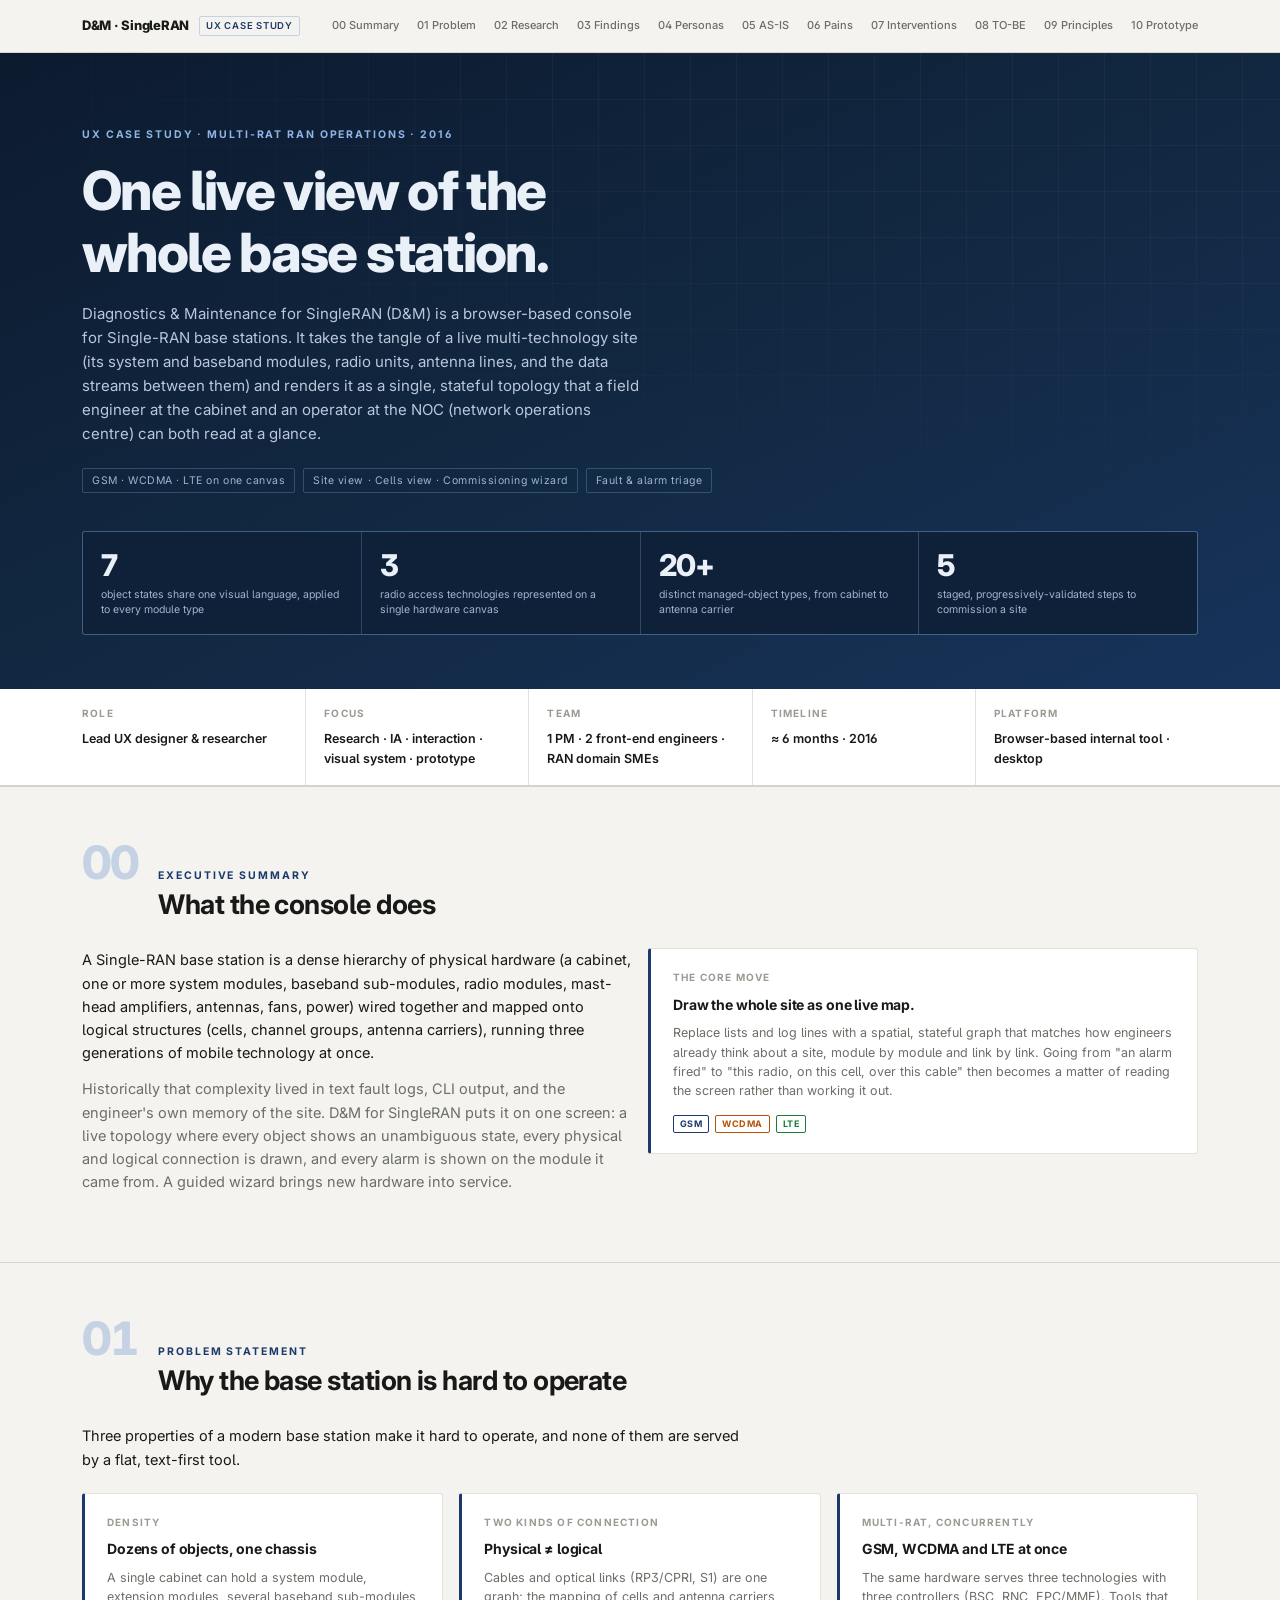
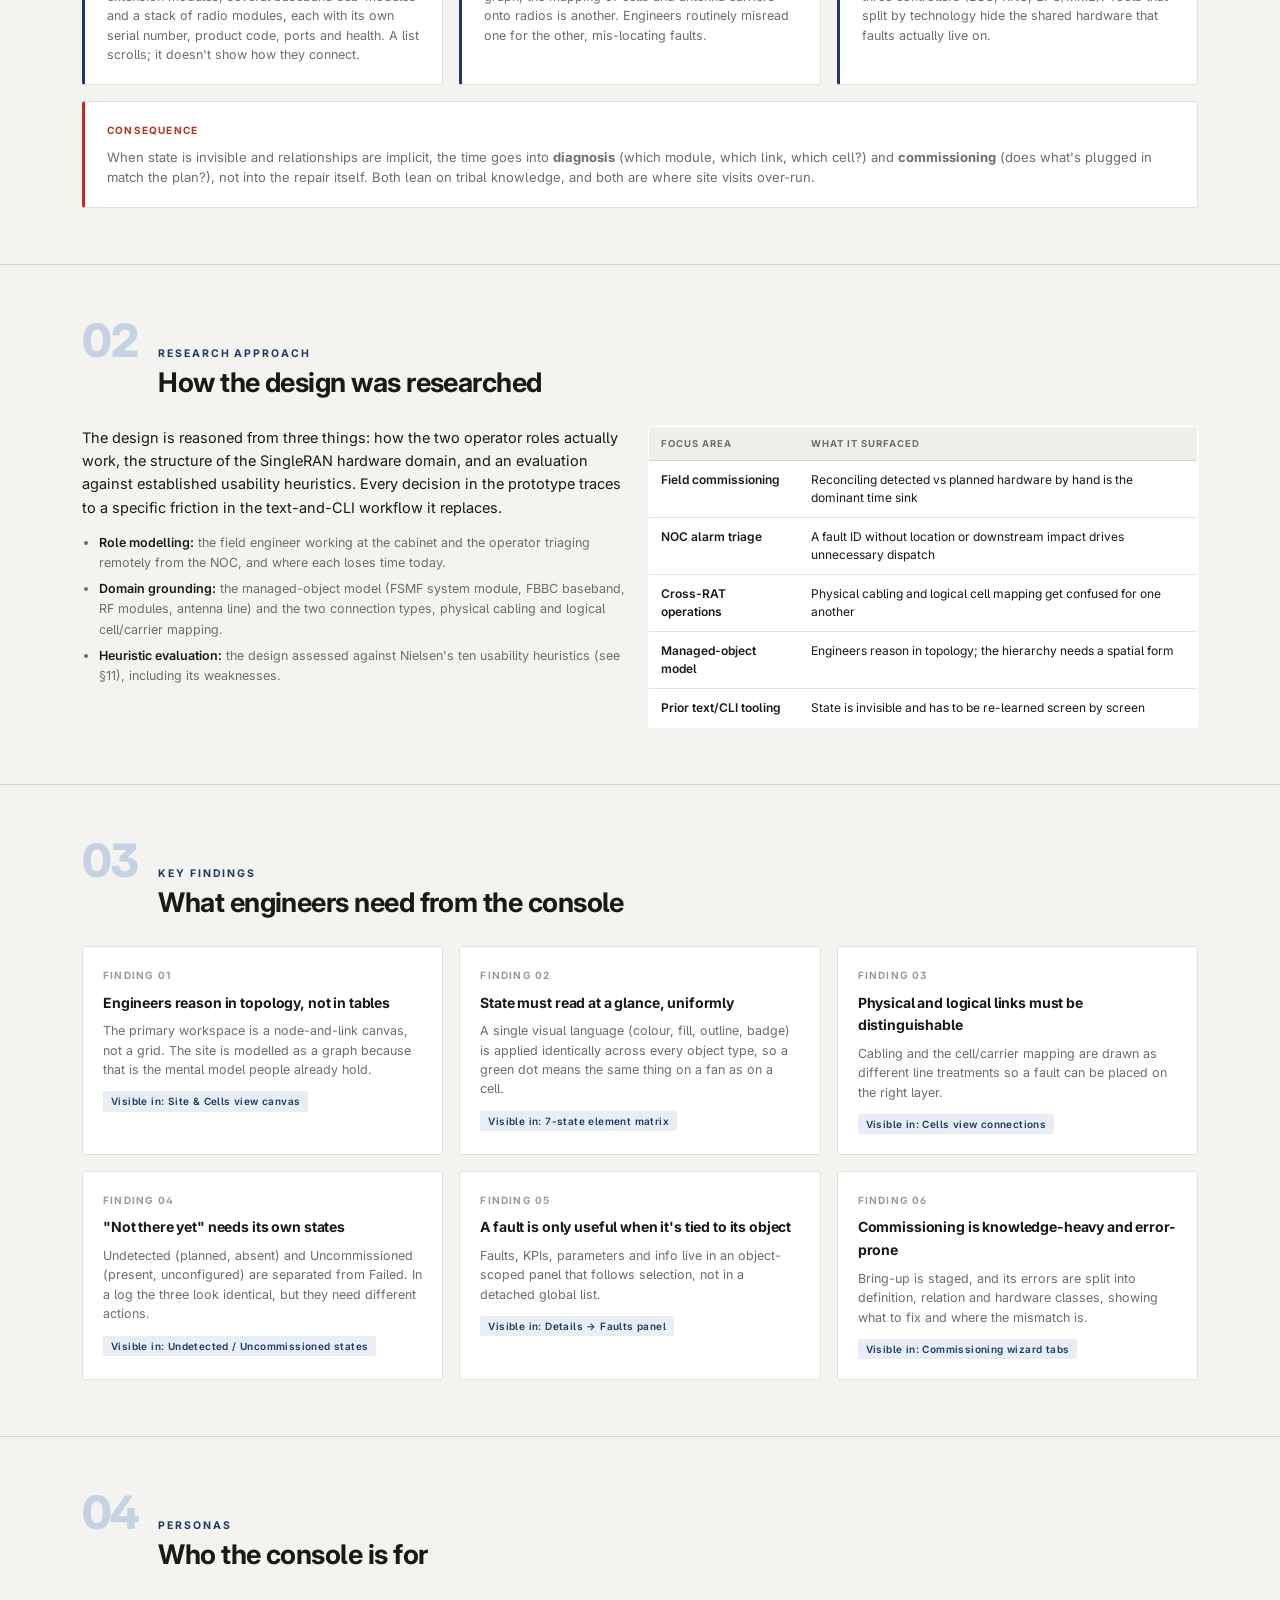
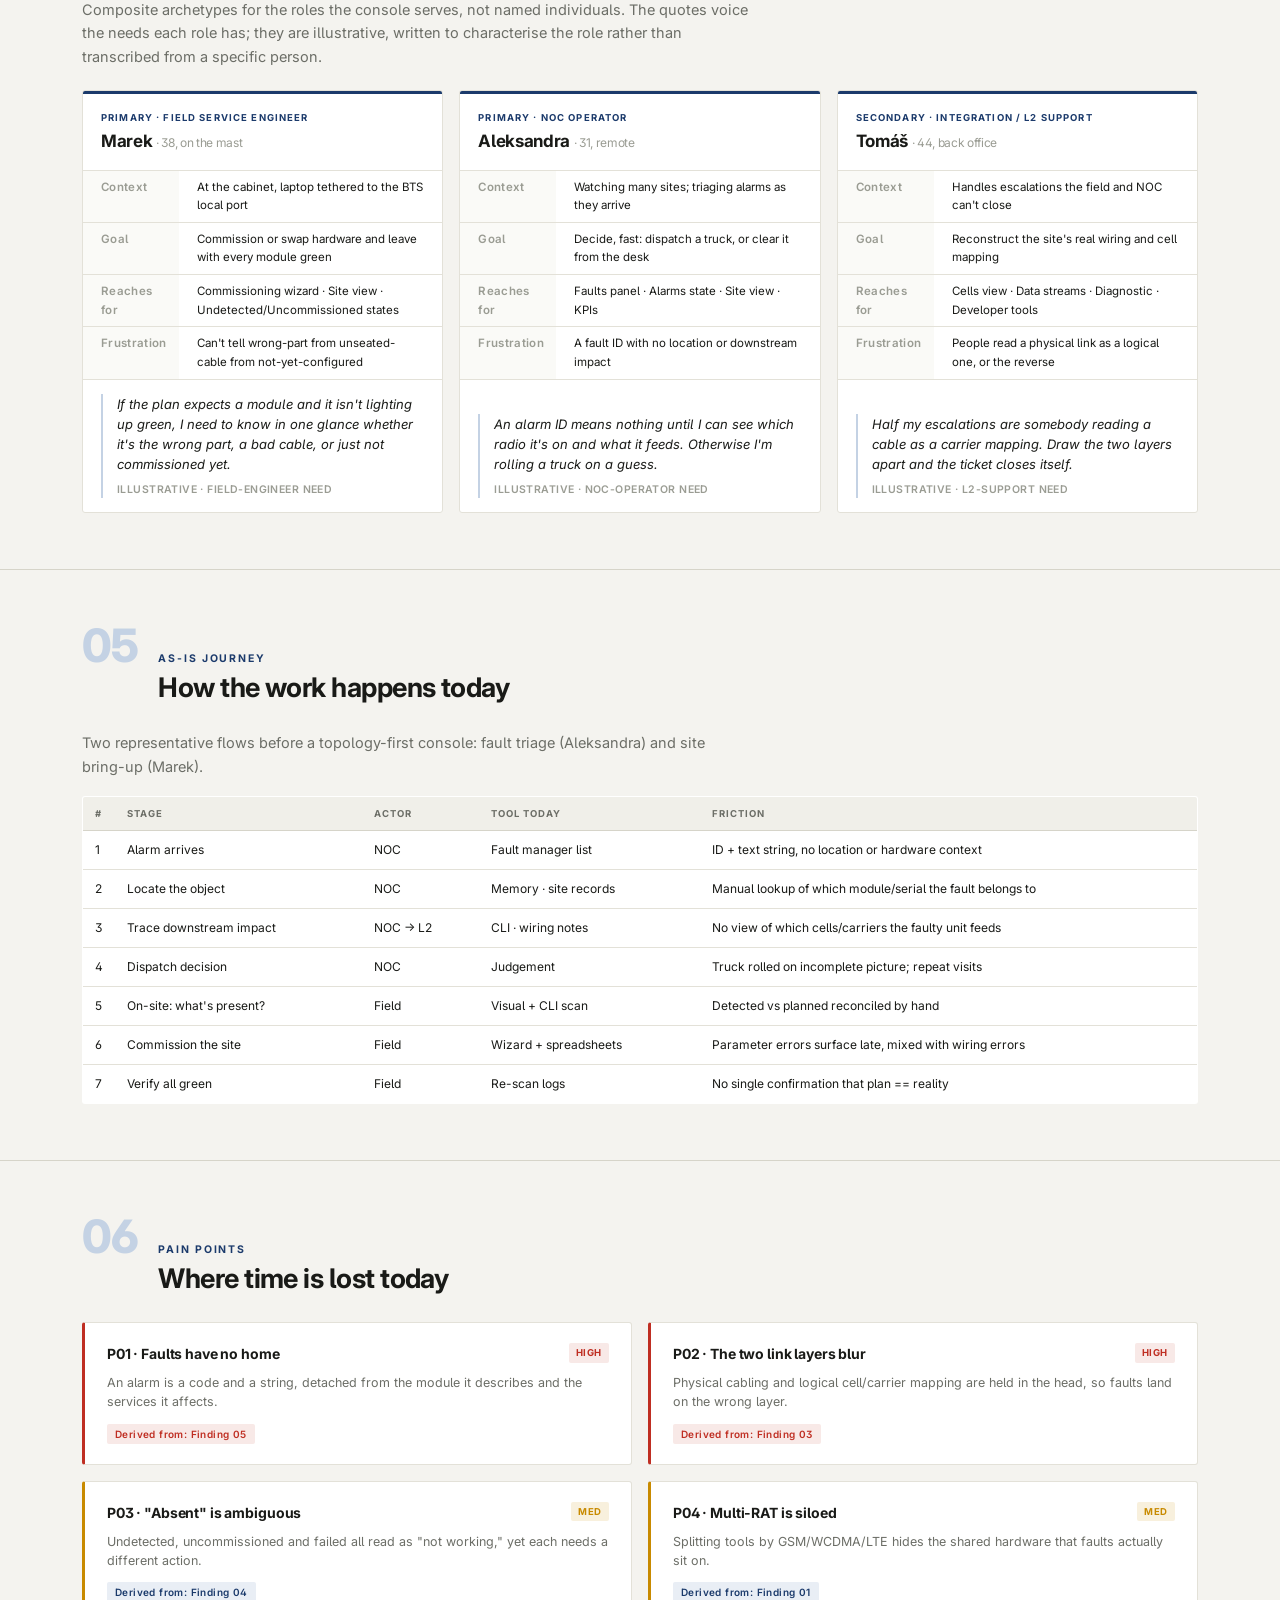
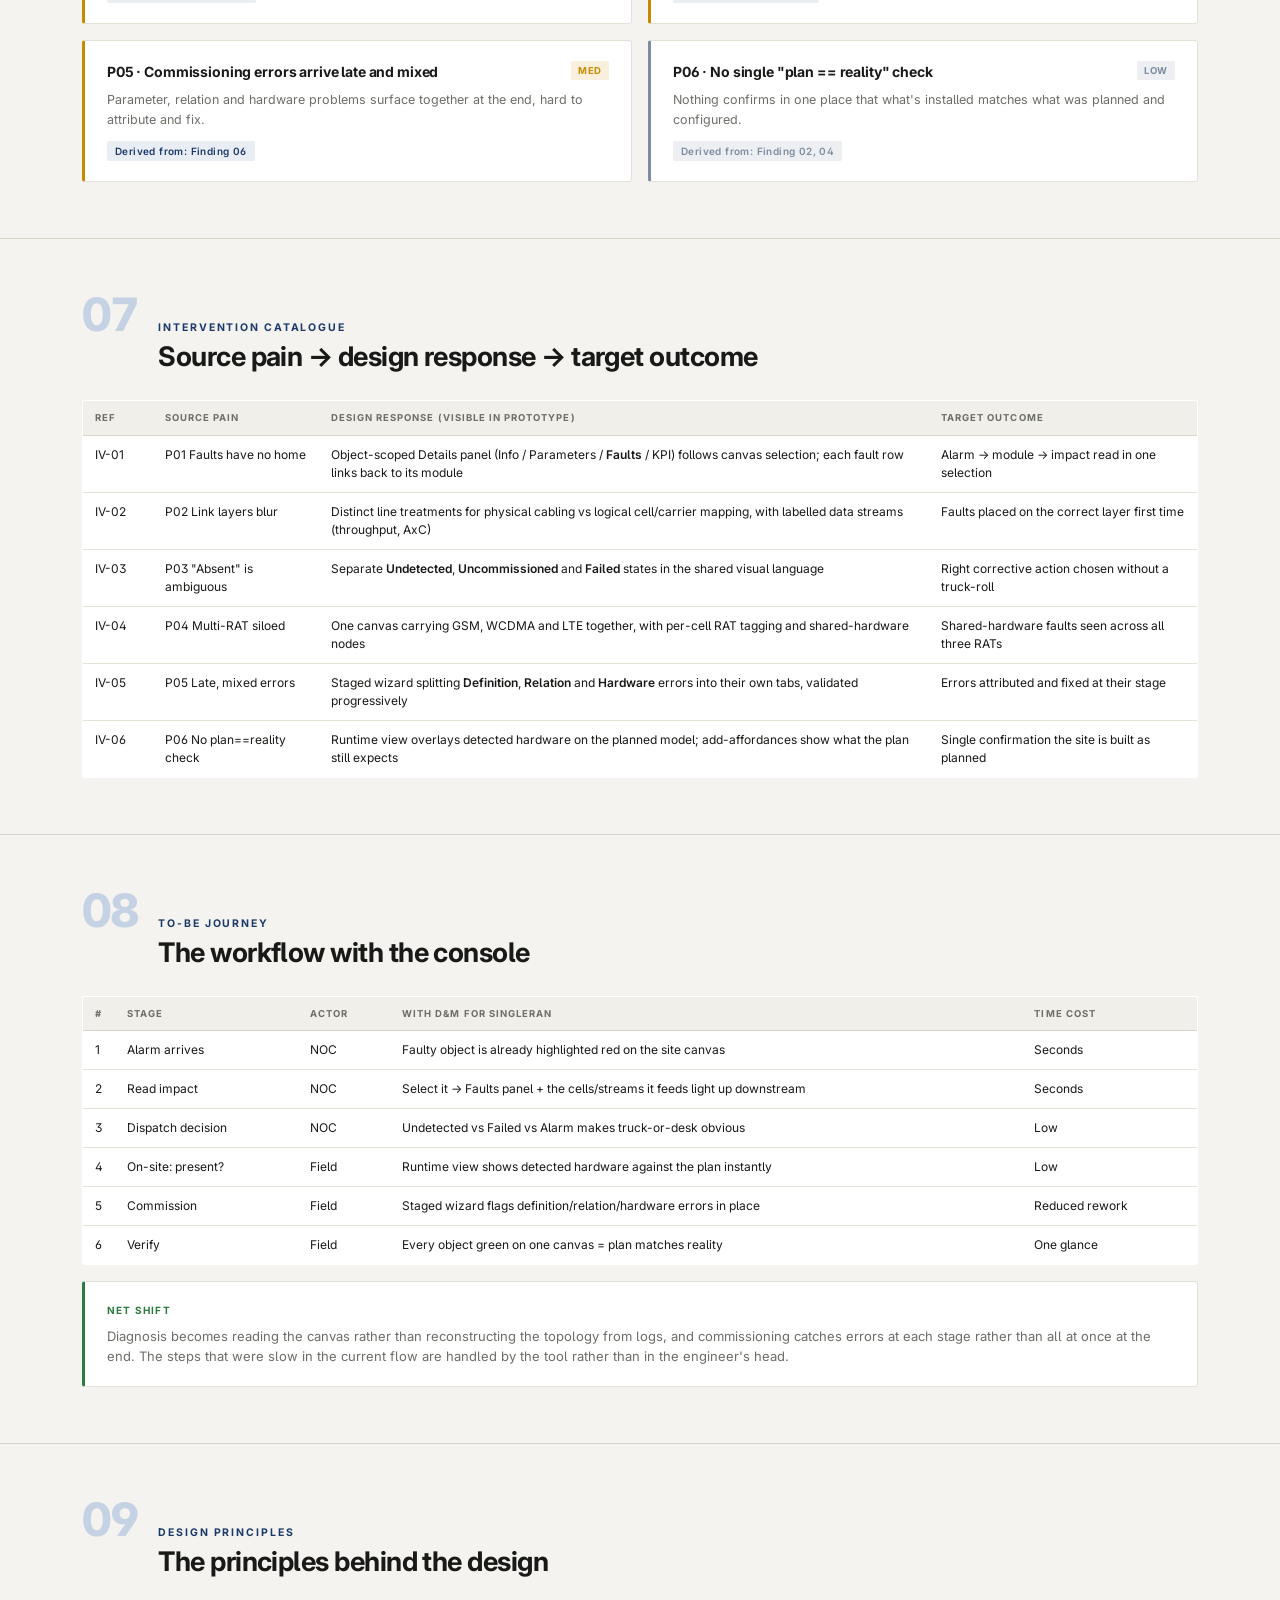
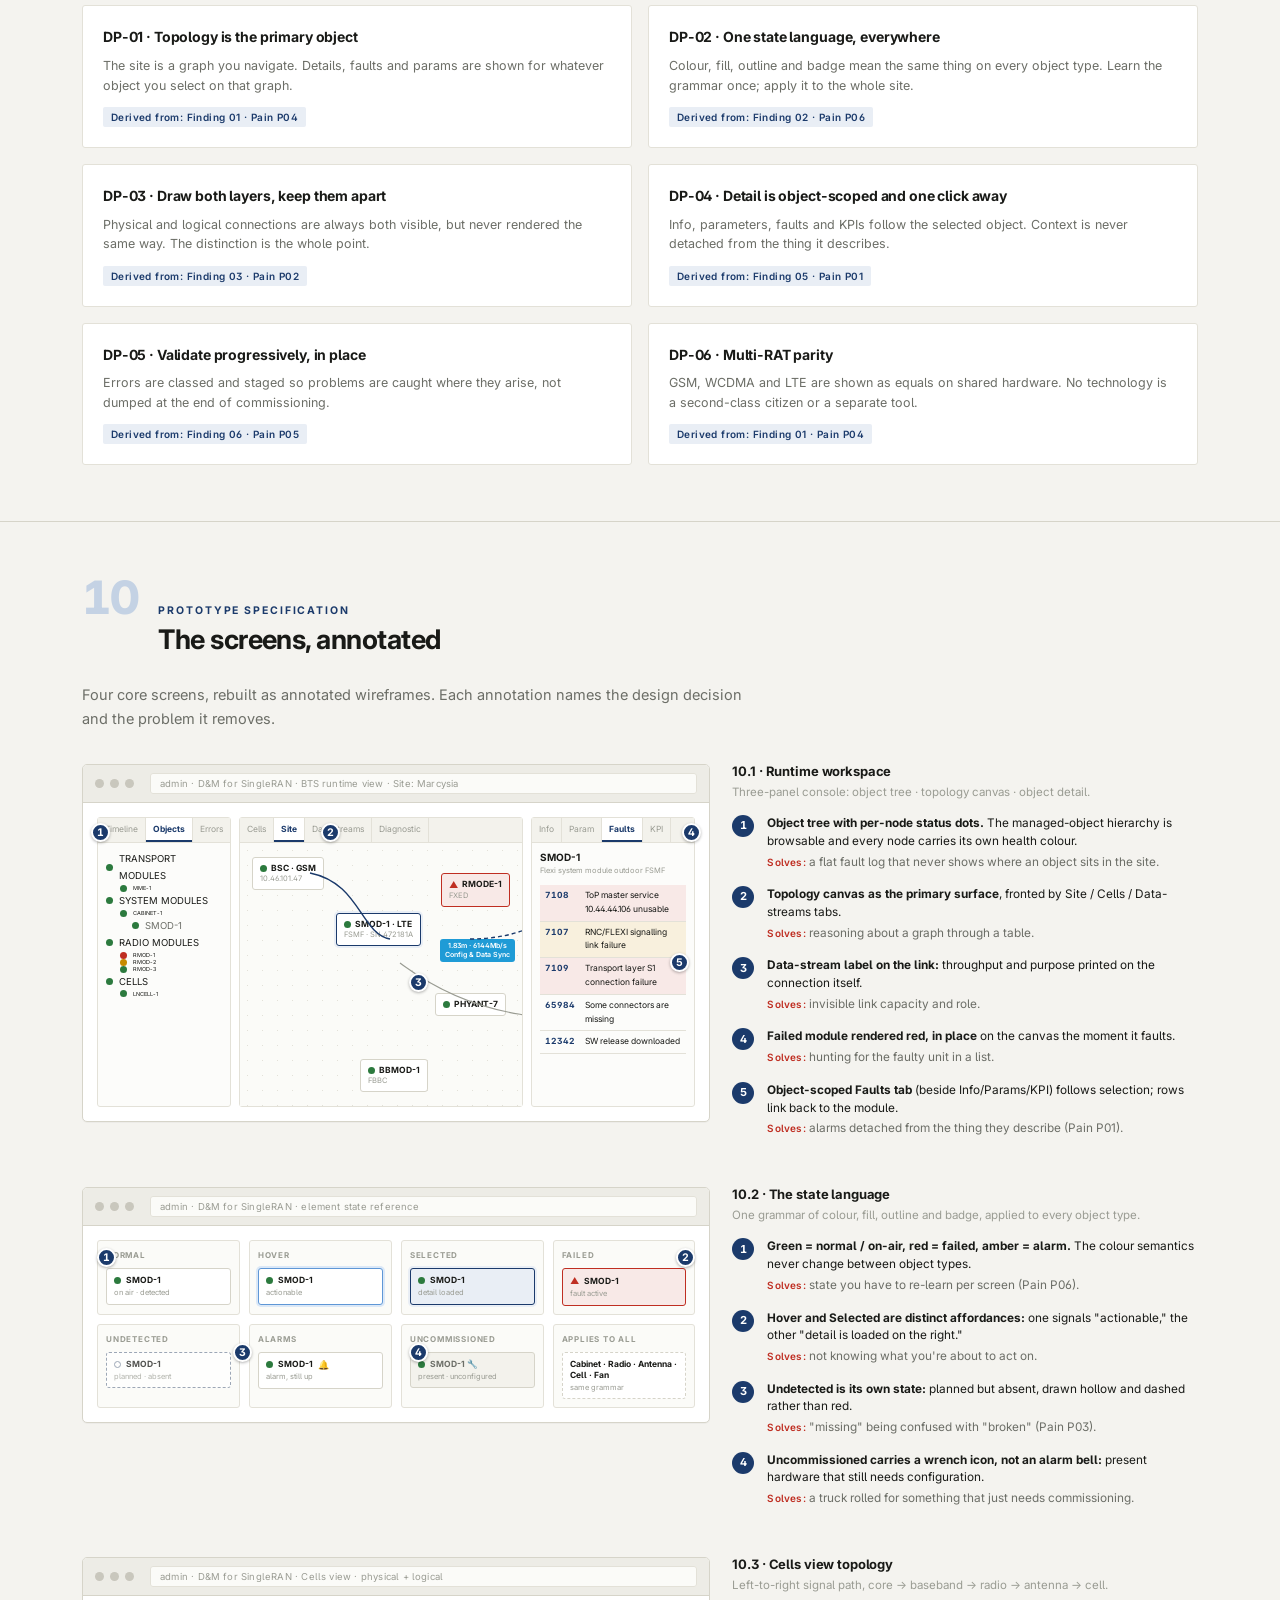
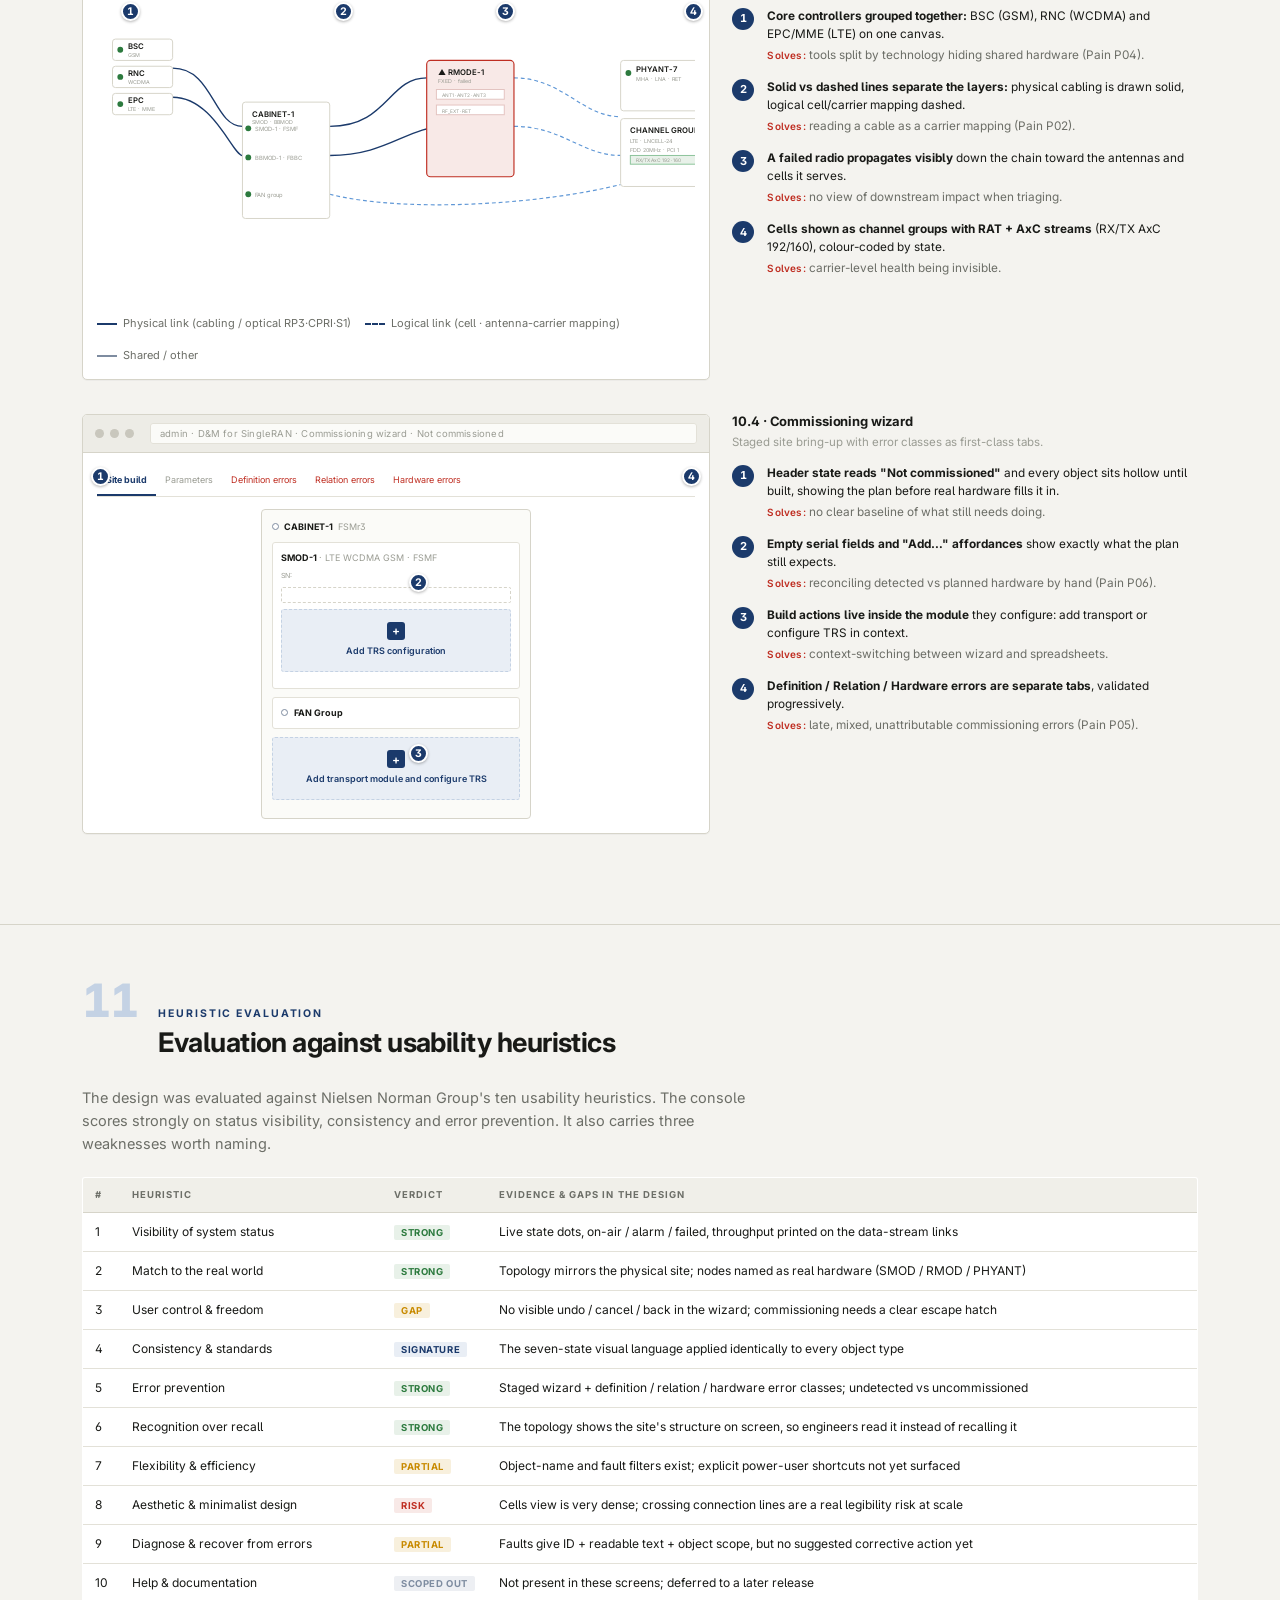
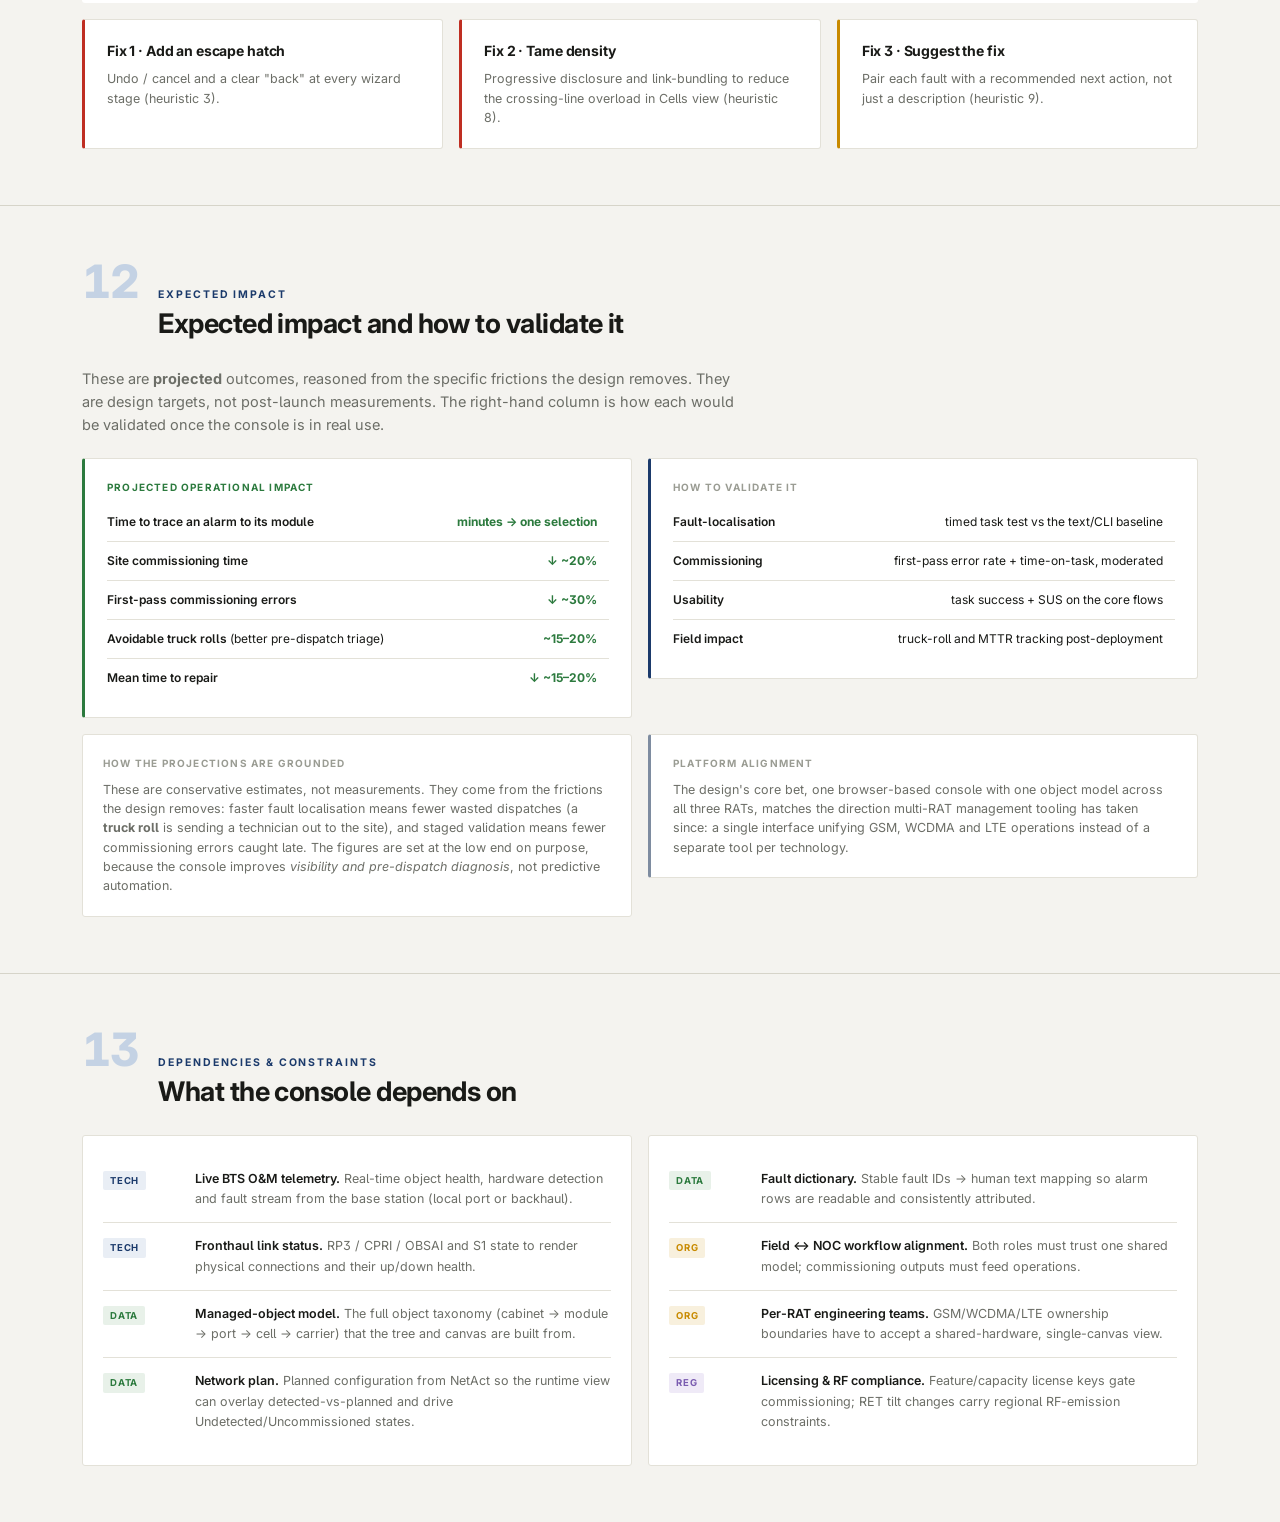
<file: case-studies/dm-for-singleran.html>
<!DOCTYPE html>
<html lang="en">
<head>
<meta charset="UTF-8">
<meta name="viewport" content="width=device-width, initial-scale=1.0">
<title>D&amp;M for SingleRAN: UX Case Study · Multi-RAT BTS Operations Console</title>
<link rel="preconnect" href="https://fonts.googleapis.com">
<link rel="preconnect" href="https://fonts.gstatic.com" crossorigin>
<link href="https://fonts.googleapis.com/css2?family=Inter:wght@400;500;600;700;800&display=swap" rel="stylesheet">
<style>
  :root{
    --bg:#F4F3EF;
    --surface:#FFFFFF;
    --ink:#191A17;
    --muted:#6C6E67;
    --faint:#9A9C93;
    --accent:#1B3A6B;
    --accent-soft:#E9EEF5;
    --accent-line:#C4D2E4;
    --line:#E3E1D8;
    --line-2:#D6D4C9;
    --red:#BF2E22;      --red-soft:#F8E9E7;
    --green:#2C7A3E;    --green-soft:#E8F1E9;
    --amber:#C88A00;    --amber-soft:#F8F0DD;
    --slate:#7E8CA0;    --slate-soft:#EDEFF3;
    --radius:3px;
    --maxw:1180px;
  }
  *{box-sizing:border-box}
  html{scroll-behavior:smooth}
  body{
    margin:0;background:var(--bg);color:var(--ink);
    font-family:'Inter',system-ui,-apple-system,sans-serif;
    font-size:13px;line-height:1.62;font-feature-settings:"cv05","ss01";
    -webkit-font-smoothing:antialiased;
  }
  a{color:inherit;text-decoration:none}
  h1,h2,h3,h4{margin:0;font-weight:700;letter-spacing:-.01em;line-height:1.15}
  p{margin:0 0 .9em}
  .wrap{max-width:var(--maxw);margin:0 auto;padding:0 32px}
  .eyebrow{font-size:10.5px;font-weight:700;letter-spacing:.18em;text-transform:uppercase;color:var(--accent)}
  .mono{font-variant-numeric:tabular-nums}

  /* NAV */
  nav{position:sticky;top:0;z-index:50;background:rgba(244,243,239,.9);backdrop-filter:blur(8px);border-bottom:1px solid var(--line-2)}
  .nav-in{max-width:var(--maxw);margin:0 auto;padding:0 32px;height:52px;display:flex;align-items:center;justify-content:space-between;gap:24px}
  .nav-brand{display:flex;align-items:center;gap:10px;font-weight:800;letter-spacing:-.02em;font-size:13px;white-space:nowrap}
  .nav-brand .tag{font-weight:600;color:var(--accent);border:1px solid var(--accent-line);border-radius:2px;padding:1px 6px;font-size:9.5px;letter-spacing:.08em;text-transform:uppercase}
  .nav-links{display:flex;gap:2px;overflow-x:auto;scrollbar-width:none}
  .nav-links::-webkit-scrollbar{display:none}
  .nav-links a{font-size:11px;color:var(--muted);padding:5px 8px;border-radius:2px;white-space:nowrap;font-weight:500}
  .nav-links a:hover{color:var(--accent);background:var(--accent-soft)}
  @media(max-width:880px){.nav-links{display:none}}

  /* HERO */
  header.hero{background:linear-gradient(155deg,#0C1A2E 0%,#122943 55%,#1B3A6B 130%);color:#EAF0F8;position:relative;overflow:hidden}
  header.hero::after{content:"";position:absolute;inset:0;background-image:linear-gradient(rgba(255,255,255,.035) 1px,transparent 1px),linear-gradient(90deg,rgba(255,255,255,.035) 1px,transparent 1px);background-size:46px 46px;mask-image:radial-gradient(120% 100% at 80% 0%,#000 30%,transparent 75%);pointer-events:none}
  .hero-in{max-width:var(--maxw);margin:0 auto;padding:70px 32px 54px;position:relative;z-index:1}
  .hero .eyebrow{color:#8FB4E6}
  .hero h1{font-size:clamp(34px,5vw,54px);font-weight:800;letter-spacing:-.03em;margin:16px 0 0;max-width:15ch}
  .hero .sub{font-size:15px;line-height:1.6;color:#B9C7DA;max-width:62ch;margin-top:18px;font-weight:400}
  .hero .meta{margin-top:22px;display:flex;flex-wrap:wrap;gap:8px}
  .hero .meta span{font-size:10.5px;letter-spacing:.05em;color:#9FB4D0;border:1px solid rgba(143,180,230,.28);border-radius:2px;padding:3px 9px}
  .stat-row{margin-top:38px;display:grid;grid-template-columns:repeat(4,1fr);gap:1px;background:rgba(143,180,230,.22);border:1px solid rgba(143,180,230,.22);border-radius:var(--radius);overflow:hidden}
  .stat{background:#0F2138;padding:18px 18px 16px}
  .stat .n{font-size:30px;font-weight:800;letter-spacing:-.03em;color:#EAF0F8;line-height:1}
  .stat .l{font-size:10.5px;color:#9FB4D0;margin-top:8px;line-height:1.4}
  .disclaimer{margin-top:26px;font-size:11px;color:#8FA7C6;border-left:2px solid #3C5F8C;padding:6px 0 6px 14px;max-width:70ch}
  @media(max-width:720px){.stat-row{grid-template-columns:repeat(2,1fr)}}
  .rolebar{display:grid;grid-template-columns:repeat(5,1fr);gap:0}
  @media(max-width:780px){.rolebar{grid-template-columns:repeat(2,1fr)}.rolebar>div{border-left:none !important;border-top:1px solid var(--line);padding:14px 0 !important}}

  /* SECTION SHELL */
  section{padding:56px 0;border-top:1px solid var(--line-2)}
  .sec-head{display:flex;gap:20px;align-items:baseline;margin-bottom:28px}
  .sec-num{font-size:clamp(30px,4vw,46px);font-weight:800;color:var(--accent-line);letter-spacing:-.04em;line-height:.85;flex:none;font-variant-numeric:tabular-nums}
  .sec-titles .eyebrow{display:block;margin-bottom:5px}
  .sec-titles h2{font-size:clamp(21px,2.6vw,27px);font-weight:700;letter-spacing:-.02em}
  .lead{font-size:14.5px;line-height:1.6;color:var(--ink);max-width:74ch}
  .lead.muted{color:var(--muted)}

  /* GRIDS */
  .g2{display:grid;grid-template-columns:1fr 1fr;gap:16px}
  .g3{display:grid;grid-template-columns:repeat(3,1fr);gap:16px}
  .g4{display:grid;grid-template-columns:repeat(4,1fr);gap:14px}
  @media(max-width:860px){.g2,.g3,.g4{grid-template-columns:1fr}}

  /* CARDS / ACCENT BOXES */
  .box{background:var(--surface);border:1px solid var(--line);border-radius:var(--radius);padding:20px}
  .accent-box{background:var(--surface);border:1px solid var(--line);border-left:3px solid var(--accent);border-radius:var(--radius);padding:20px 22px}
  .accent-box.red{border-left-color:var(--red)}
  .accent-box.green{border-left-color:var(--green)}
  .accent-box.amber{border-left-color:var(--amber)}
  .accent-box.slate{border-left-color:var(--slate)}
  .card-k{font-size:10px;font-weight:700;letter-spacing:.12em;text-transform:uppercase;color:var(--faint);margin-bottom:8px}
  .card-t{font-size:14px;font-weight:700;letter-spacing:-.01em;margin-bottom:7px}
  .card-b{font-size:12.5px;color:var(--muted);line-height:1.55}
  .trace{display:inline-block;margin-top:12px;font-size:10px;font-weight:600;letter-spacing:.04em;color:var(--accent);background:var(--accent-soft);border-radius:2px;padding:2px 8px}
  .trace.red{color:var(--red);background:var(--red-soft)}
  .trace.slate{color:var(--slate);background:var(--slate-soft)}

  /* TABLES */
  table{width:100%;border-collapse:collapse;background:var(--surface);border:1px solid var(--line);border-radius:var(--radius);overflow:hidden;font-size:12px}
  thead th{background:#F0EFE9;text-align:left;font-size:9.5px;font-weight:700;letter-spacing:.11em;text-transform:uppercase;color:var(--muted);padding:9px 12px;border-bottom:1px solid var(--line-2)}
  tbody td{padding:10px 12px;border-bottom:1px solid var(--line);vertical-align:top;line-height:1.5;color:var(--ink)}
  tbody tr:last-child td{border-bottom:none}
  tbody td b{font-weight:600}
  td .idc{font-weight:700;color:var(--accent);font-variant-numeric:tabular-nums;white-space:nowrap}
  .sev{font-size:9.5px;font-weight:700;letter-spacing:.06em;text-transform:uppercase;padding:2px 7px;border-radius:2px;white-space:nowrap}
  .sev.hi{color:var(--red);background:var(--red-soft)}
  .sev.med{color:var(--amber);background:var(--amber-soft)}
  .sev.lo{color:var(--slate);background:var(--slate-soft)}

  /* QUOTE */
  blockquote{margin:0;font-style:italic;font-size:13px;line-height:1.55;color:var(--ink);border-left:2px solid var(--accent-line);padding-left:14px}
  blockquote cite{display:block;font-style:normal;font-size:10.5px;letter-spacing:.04em;color:var(--faint);margin-top:8px;text-transform:uppercase;font-weight:600}

  /* PERSONA */
  .persona{background:var(--surface);border:1px solid var(--line);border-radius:var(--radius);overflow:hidden;display:flex;flex-direction:column}
  .persona .head{padding:16px 18px 14px;border-bottom:1px solid var(--line);border-top:3px solid var(--accent)}
  .persona .role{font-size:9.5px;font-weight:700;letter-spacing:.12em;text-transform:uppercase;color:var(--accent)}
  .persona .name{font-size:17px;font-weight:700;letter-spacing:-.02em;margin-top:3px}
  .persona .name span{font-weight:400;color:var(--faint);font-size:12px}
  .attr{display:grid;grid-template-columns:96px 1fr;gap:0;font-size:11.5px}
  .attr>div{padding:7px 18px;border-bottom:1px solid var(--line)}
  .attr .k{color:var(--faint);font-weight:600;letter-spacing:.03em;background:#FAFAF7}
  .attr .v{color:var(--ink)}
  .persona .foot{padding:14px 18px;margin-top:auto}

  /* DEP TAGS */
  .dep-tag{display:inline-block;font-size:9.5px;font-weight:700;letter-spacing:.08em;padding:2px 7px;border-radius:2px;text-transform:uppercase}
  .dep-REG{color:#7A5CB0;background:#EFEAF7}
  .dep-TECH{color:var(--accent);background:var(--accent-soft)}
  .dep-DATA{color:var(--green);background:var(--green-soft)}
  .dep-ORG{color:var(--amber);background:var(--amber-soft)}
  .dep-row{display:grid;grid-template-columns:78px 1fr;gap:14px;padding:13px 0;border-bottom:1px solid var(--line)}
  .dep-row:last-child{border-bottom:none}
  .dep-row .d{font-size:12.5px;color:var(--muted)}
  .dep-row .d b{color:var(--ink);font-weight:600}

  /* WIREFRAME PANELS */
  .wf-block{display:grid;grid-template-columns:1.35fr 1fr;gap:22px;align-items:start;margin-bottom:34px}
  @media(max-width:900px){.wf-block{grid-template-columns:1fr}}
  .wf{background:var(--surface);border:1px solid var(--line-2);border-radius:5px;overflow:hidden;box-shadow:0 1px 0 rgba(0,0,0,.03)}
  .wf-chrome{display:flex;align-items:center;gap:6px;padding:8px 12px;background:#EDECE6;border-bottom:1px solid var(--line-2)}
  .wf-dot{width:9px;height:9px;border-radius:50%;background:#C9C7BD}
  .wf-url{margin-left:10px;flex:1;background:#FBFBF8;border:1px solid var(--line);border-radius:3px;font-size:9.5px;color:var(--faint);padding:2px 9px;letter-spacing:.02em}
  .wf-body{position:relative;padding:14px}
  .anno-col h4{font-size:13px;font-weight:700;margin-bottom:4px;letter-spacing:-.01em}
  .anno-col .caption{font-size:11.5px;color:var(--faint);margin-bottom:14px}
  .anno{display:grid;grid-template-columns:24px 1fr;gap:11px;margin-bottom:15px}
  .anno .badge{width:22px;height:22px;border-radius:50%;background:var(--accent);color:#fff;font-size:11px;font-weight:700;display:flex;align-items:center;justify-content:center;font-variant-numeric:tabular-nums}
  .anno .txt{font-size:11.8px;line-height:1.5}
  .anno .txt b{font-weight:700}
  .anno .txt .solve{display:block;color:var(--muted);margin-top:3px}
  .anno .txt .solve::before{content:"Solves: ";font-weight:600;color:var(--red);font-size:10px;letter-spacing:.02em}

  .pin{position:absolute;width:19px;height:19px;border-radius:50%;background:var(--accent);color:#fff;font-size:10.5px;font-weight:700;display:flex;align-items:center;justify-content:center;border:2px solid #fff;box-shadow:0 1px 3px rgba(0,0,0,.3);z-index:5;font-variant-numeric:tabular-nums}

  /* MINI UI KIT (for wireframes) */
  .u-panelrow{display:grid;grid-template-columns:0.9fr 1.9fr 1.1fr;gap:8px;height:290px}
  .u-panel{border:1px solid var(--line);border-radius:3px;background:#FCFCFA;display:flex;flex-direction:column;min-width:0}
  .u-ptitle{font-size:9px;font-weight:700;letter-spacing:.08em;text-transform:uppercase;color:var(--muted);padding:6px 8px;border-bottom:1px solid var(--line);background:#F3F2EC}
  .u-tabs{display:flex;gap:0;border-bottom:1px solid var(--line);background:#F3F2EC;overflow:hidden}
  .u-tab{font-size:8.5px;padding:5px 7px;color:var(--faint);border-right:1px solid var(--line);white-space:nowrap}
  .u-tab.on{background:#fff;color:var(--accent);font-weight:700;box-shadow:inset 0 -2px 0 var(--accent)}
  .u-tree{padding:7px 8px;font-size:9.5px;line-height:1.85;overflow:hidden}
  .u-tree .n{display:flex;align-items:center;gap:6px;color:var(--ink)}
  .u-tree .n.sub{padding-left:14px}
  .u-tree .n.sub2{padding-left:26px;color:var(--muted)}
  .dot{width:7px;height:7px;border-radius:50%;flex:none}
  .dot.g{background:var(--green)} .dot.r{background:var(--red)} .dot.a{background:var(--amber)} .dot.o{background:#fff;border:1.5px solid var(--slate)} .dot.s{background:var(--slate)}
  .u-canvas{flex:1;position:relative;background:#FBFBF8;background-image:radial-gradient(var(--line) .8px,transparent .8px);background-size:15px 15px;overflow:hidden}
  .node{position:absolute;border:1px solid var(--line-2);background:#fff;border-radius:3px;padding:5px 7px;font-size:8.5px;line-height:1.35;min-width:64px}
  .node .nt{font-weight:700;font-size:8.5px;display:flex;align-items:center;gap:4px}
  .node .nm{color:var(--faint);font-size:7.5px}
  .node.sel{border-color:var(--accent);box-shadow:0 0 0 2px var(--accent-soft)}
  .node.fail{border-color:var(--red);background:var(--red-soft)}
  .node.alarm{border-color:var(--line-2)}
  .stream{position:absolute;background:#1f9bd6;color:#fff;font-size:7px;font-weight:600;padding:3px 5px;border-radius:3px;line-height:1.25;text-align:center}
  .u-faults{padding:6px 8px;overflow:hidden}
  .u-frow{display:grid;grid-template-columns:34px 1fr;gap:6px;font-size:8.5px;padding:4px 5px;border-bottom:1px solid var(--line);align-items:start}
  .u-frow.hi{background:var(--red-soft)} .u-frow.med{background:var(--amber-soft)}
  .u-frow .fid{font-weight:700;color:var(--accent);font-variant-numeric:tabular-nums}
  .u-mini-tabs{display:flex;gap:6px;flex-wrap:wrap;padding:7px 8px 0}
  .bell{color:var(--red);font-size:9px}

  /* STATE MATRIX (wireframe) */
  .state-grid{display:grid;grid-template-columns:repeat(4,1fr);gap:9px}
  @media(max-width:560px){.state-grid{grid-template-columns:repeat(2,1fr)}}
  .st-cell{border:1px solid var(--line);border-radius:3px;padding:8px;background:#FBFBF8}
  .st-lbl{font-size:8px;font-weight:700;letter-spacing:.1em;text-transform:uppercase;color:var(--faint);margin-bottom:6px}
  .st-mod{border:1.5px solid var(--line-2);border-radius:3px;background:#fff;padding:6px 7px;font-size:8.5px;line-height:1.3}
  .st-mod .r{display:flex;align-items:center;gap:5px;font-weight:700}
  .st-mod .s{color:var(--faint);font-size:7.5px;margin-top:2px}
  .st-mod.hover{border-color:#5f97d6;box-shadow:0 0 0 2px #dbe8f7}
  .st-mod.selected{border-color:var(--accent);box-shadow:0 0 0 2px var(--accent-soft);background:var(--accent-soft)}
  .st-mod.failed{border-color:var(--red);background:var(--red-soft)}
  .st-mod.undetected{border-style:dashed;border-color:var(--slate);background:#fff;opacity:.75}
  .st-mod.alarm{border-color:var(--line-2)}
  .st-mod.uncommissioned{border-color:var(--line-2);background:#F3F2EC;color:var(--muted)}

  /* topology svg wrap */
  .topo-wrap{width:100%;overflow-x:auto}
  svg.topo{display:block;min-width:640px;width:100%;height:auto}

  /* wizard wireframe */
  .wz-tabs{display:flex;gap:0;border-bottom:1px solid var(--line);margin-bottom:12px;flex-wrap:wrap}
  .wz-tab{font-size:9px;padding:6px 9px;color:var(--faint);border-bottom:2px solid transparent}
  .wz-tab.on{color:var(--accent);font-weight:700;border-bottom-color:var(--accent)}
  .wz-tab.err{color:var(--red)}
  .wz-card{border:1px solid var(--line-2);border-radius:4px;padding:10px;max-width:270px;margin:0 auto;background:#FBFBF8}
  .wz-mod{border:1px solid var(--line);border-radius:3px;background:#fff;padding:8px;margin-bottom:8px}
  .wz-mod .t{font-size:9px;font-weight:700}
  .wz-mod .t span{color:var(--faint);font-weight:400}
  .wz-empty{border:1px dashed var(--line-2);height:16px;border-radius:2px;margin:6px 0;background:#fff}
  .wz-add{border:1px dashed var(--accent-line);background:var(--accent-soft);border-radius:3px;text-align:center;padding:12px 6px;font-size:9px;font-weight:600;color:var(--accent);margin-bottom:8px}
  .wz-add .plus{display:inline-flex;width:18px;height:18px;border-radius:3px;background:var(--accent);color:#fff;align-items:center;justify-content:center;font-size:12px;margin-bottom:4px}

  ul.tight{margin:0;padding-left:17px}
  ul.tight li{margin-bottom:6px;font-size:12.5px;color:var(--muted)}
  ul.tight li b{color:var(--ink);font-weight:600}

  .legend{display:flex;flex-wrap:wrap;gap:14px;margin-top:14px;font-size:11px;color:var(--muted)}
  .legend span{display:inline-flex;align-items:center;gap:6px}
  .legend .sw{width:20px;height:0;border-top:2px solid var(--accent)}
  .legend .sw.dash{border-top-style:dashed}
  .legend .sw.grey{border-top-color:var(--slate)}

  footer{background:#0C1A2E;color:#9FB4D0;padding:44px 0 40px;border-top:none}
  footer .wrap{display:flex;flex-wrap:wrap;gap:30px;justify-content:space-between}
  footer h4{color:#EAF0F8;font-size:13px;margin-bottom:8px}
  footer p{font-size:11.5px;line-height:1.6;max-width:46ch}
  footer .fnote{font-size:10.5px;color:#6E86A6;border-left:2px solid #3C5F8C;padding-left:12px;max-width:52ch}
  footer a{color:#8FB4E6}

  .kbd{font-size:10px;background:#F0EFE9;border:1px solid var(--line-2);border-radius:2px;padding:1px 5px;color:var(--muted);font-weight:600}
  .rat-pill{font-size:9px;font-weight:700;letter-spacing:.05em;padding:1px 6px;border-radius:2px;border:1px solid currentColor}
  .rat-lte{color:#1B7A3E} .rat-wcdma{color:#B45309} .rat-gsm{color:#1B3A6B}
</style>
</head>
<body>

<!-- NAV -->
<nav>
  <div class="nav-in">
    <div class="nav-brand">D&amp;M&nbsp;·&nbsp;SingleRAN <span class="tag">UX Case Study</span></div>
    <div class="nav-links">
      <a href="#s00">00 Summary</a>
      <a href="#s01">01 Problem</a>
      <a href="#s02">02 Research</a>
      <a href="#s03">03 Findings</a>
      <a href="#s04">04 Personas</a>
      <a href="#s05">05 AS-IS</a>
      <a href="#s06">06 Pains</a>
      <a href="#s07">07 Interventions</a>
      <a href="#s08">08 TO-BE</a>
      <a href="#s09">09 Principles</a>
      <a href="#s10">10 Prototype</a>
      <a href="#s11">11 Heuristics</a>
      <a href="#s12">12 Impact</a>
      <a href="#s13">13 Dependencies</a>
    </div>
  </div>
</nav>

<!-- HERO -->
<header class="hero">
  <div class="hero-in">
    <span class="eyebrow">UX Case Study · Multi-RAT RAN Operations · 2016</span>
    <h1>One live view of the whole base station.</h1>
    <p class="sub">
      Diagnostics &amp; Maintenance for SingleRAN (D&amp;M) is a browser-based console for Single-RAN base stations. It takes the tangle of a live multi-technology site (its system and baseband modules, radio units, antenna lines, and the data streams between them) and renders it as a single, stateful topology that a field engineer at the cabinet and an operator at the NOC (network operations centre) can both read at a glance.
    </p>
    <div class="meta">
      <span>GSM · WCDMA · LTE on one canvas</span>
      <span>Site view · Cells view · Commissioning wizard</span>
      <span>Fault &amp; alarm triage</span>
    </div>

    <div class="stat-row">
      <div class="stat"><div class="n">7</div><div class="l">object states share one visual language, applied to every module type</div></div>
      <div class="stat"><div class="n">3</div><div class="l">radio access technologies represented on a single hardware canvas</div></div>
      <div class="stat"><div class="n">20+</div><div class="l">distinct managed-object types, from cabinet to antenna carrier</div></div>
      <div class="stat"><div class="n">5</div><div class="l">staged, progressively-validated steps to commission a site</div></div>
    </div>

  </div>
</header>

<!-- ROLE / CONTEXT BAR -->
<div style="background:var(--surface);border-bottom:1px solid var(--line-2)">
  <div class="wrap rolebar">
    <div style="padding:16px 18px 16px 0"><div class="card-k">Role</div><div style="font-size:12.5px;font-weight:600">Lead UX designer &amp; researcher</div></div>
    <div style="padding:16px 18px;border-left:1px solid var(--line)"><div class="card-k">Focus</div><div style="font-size:12.5px;font-weight:600">Research · IA · interaction · visual system · prototype</div></div>
    <div style="padding:16px 18px;border-left:1px solid var(--line)"><div class="card-k">Team</div><div style="font-size:12.5px;font-weight:600">1 PM · 2 front-end engineers · RAN domain SMEs</div></div>
    <div style="padding:16px 18px;border-left:1px solid var(--line)"><div class="card-k">Timeline</div><div style="font-size:12.5px;font-weight:600">≈ 6 months · 2016</div></div>
    <div style="padding:16px 0 16px 18px;border-left:1px solid var(--line)"><div class="card-k">Platform</div><div style="font-size:12.5px;font-weight:600">Browser-based internal tool · desktop</div></div>
  </div>
</div>

<!-- 00 EXECUTIVE SUMMARY -->
<section id="s00">
  <div class="wrap">
    <div class="sec-head">
      <div class="sec-num">00</div>
      <div class="sec-titles"><span class="eyebrow">Executive Summary</span><h2>What the console does</h2></div>
    </div>
    <div class="g2" style="align-items:start">
      <div>
        <p class="lead">A Single-RAN base station is a dense hierarchy of physical hardware (a cabinet, one or more system modules, baseband sub-modules, radio modules, mast-head amplifiers, antennas, fans, power) wired together and mapped onto logical structures (cells, channel groups, antenna carriers), running three generations of mobile technology at once.</p>
        <p class="lead muted">Historically that complexity lived in text fault logs, CLI output, and the engineer's own memory of the site. D&amp;M for SingleRAN puts it on one screen: a live topology where every object shows an unambiguous state, every physical and logical connection is drawn, and every alarm is shown on the module it came from. A guided wizard brings new hardware into service.</p>
      </div>
      <div class="accent-box">
        <div class="card-k">The core move</div>
        <div class="card-t">Draw the whole site as one live map.</div>
        <div class="card-b">Replace lists and log lines with a spatial, stateful graph that matches how engineers already think about a site, module by module and link by link. Going from "an alarm fired" to "this radio, on this cell, over this cable" then becomes a matter of reading the screen rather than working it out.</div>
        <div style="margin-top:14px;display:flex;gap:6px;flex-wrap:wrap">
          <span class="rat-pill rat-gsm">GSM</span><span class="rat-pill rat-wcdma">WCDMA</span><span class="rat-pill rat-lte">LTE</span>
        </div>
      </div>
    </div>
  </div>
</section>

<!-- 01 PROBLEM STATEMENT -->
<section id="s01">
  <div class="wrap">
    <div class="sec-head">
      <div class="sec-num">01</div>
      <div class="sec-titles"><span class="eyebrow">Problem Statement</span><h2>Why the base station is hard to operate</h2></div>
    </div>
    <p class="lead" style="margin-bottom:22px">Three properties of a modern base station make it hard to operate, and none of them are served by a flat, text-first tool.</p>
    <div class="g3">
      <div class="accent-box">
        <div class="card-k">Density</div>
        <div class="card-t">Dozens of objects, one chassis</div>
        <div class="card-b">A single cabinet can hold a system module, extension modules, several baseband sub-modules and a stack of radio modules, each with its own serial number, product code, ports and health. A list scrolls; it doesn't show how they connect.</div>
      </div>
      <div class="accent-box">
        <div class="card-k">Two kinds of connection</div>
        <div class="card-t">Physical ≠ logical</div>
        <div class="card-b">Cables and optical links (RP3/CPRI, S1) are one graph; the mapping of cells and antenna carriers onto radios is another. Engineers routinely misread one for the other, mis-locating faults.</div>
      </div>
      <div class="accent-box">
        <div class="card-k">Multi-RAT, concurrently</div>
        <div class="card-t">GSM, WCDMA and LTE at once</div>
        <div class="card-b">The same hardware serves three technologies with three controllers (BSC, RNC, EPC/MME). Tools that split by technology hide the shared hardware that faults actually live on.</div>
      </div>
    </div>
    <div class="accent-box red" style="margin-top:16px">
      <div class="card-k" style="color:var(--red)">Consequence</div>
      <div class="card-b" style="font-size:13px">When state is invisible and relationships are implicit, the time goes into <b>diagnosis</b> (which module, which link, which cell?) and <b>commissioning</b> (does what's plugged in match the plan?), not into the repair itself. Both lean on tribal knowledge, and both are where site visits over-run.</div>
    </div>
  </div>
</section>

<!-- 02 RESEARCH APPROACH -->
<section id="s02">
  <div class="wrap">
    <div class="sec-head">
      <div class="sec-num">02</div>
      <div class="sec-titles"><span class="eyebrow">Research Approach</span><h2>How the design was researched</h2></div>
    </div>
    <div class="g2" style="align-items:start">
      <div>
        <p class="lead">The design is reasoned from three things: how the two operator roles actually work, the structure of the SingleRAN hardware domain, and an evaluation against established usability heuristics. Every decision in the prototype traces to a specific friction in the text-and-CLI workflow it replaces.</p>
        <ul class="tight" style="margin-top:14px">
          <li><b>Role modelling:</b> the field engineer working at the cabinet and the operator triaging remotely from the NOC, and where each loses time today.</li>
          <li><b>Domain grounding:</b> the managed-object model (FSMF system module, FBBC baseband, RF modules, antenna line) and the two connection types, physical cabling and logical cell/carrier mapping.</li>
          <li><b>Heuristic evaluation:</b> the design assessed against Nielsen's ten usability heuristics (see §11), including its weaknesses.</li>
        </ul>
      </div>
      <div>
        <table>
          <thead><tr><th>Focus area</th><th>What it surfaced</th></tr></thead>
          <tbody>
            <tr><td><b>Field commissioning</b></td><td>Reconciling detected vs planned hardware by hand is the dominant time sink</td></tr>
            <tr><td><b>NOC alarm triage</b></td><td>A fault ID without location or downstream impact drives unnecessary dispatch</td></tr>
            <tr><td><b>Cross-RAT operations</b></td><td>Physical cabling and logical cell mapping get confused for one another</td></tr>
            <tr><td><b>Managed-object model</b></td><td>Engineers reason in topology; the hierarchy needs a spatial form</td></tr>
            <tr><td><b>Prior text/CLI tooling</b></td><td>State is invisible and has to be re-learned screen by screen</td></tr>
          </tbody>
        </table>
      </div>
    </div>
  </div>
</section>

<!-- 03 KEY FINDINGS -->
<section id="s03">
  <div class="wrap">
    <div class="sec-head">
      <div class="sec-num">03</div>
      <div class="sec-titles"><span class="eyebrow">Key Findings</span><h2>What engineers need from the console</h2></div>
    </div>
    <div class="g3">
      <div class="box"><div class="card-k">Finding 01</div><div class="card-t">Engineers reason in topology, not in tables</div><div class="card-b">The primary workspace is a node-and-link canvas, not a grid. The site is modelled as a graph because that is the mental model people already hold.</div><span class="trace">Visible in: Site &amp; Cells view canvas</span></div>
      <div class="box"><div class="card-k">Finding 02</div><div class="card-t">State must read at a glance, uniformly</div><div class="card-b">A single visual language (colour, fill, outline, badge) is applied identically across every object type, so a green dot means the same thing on a fan as on a cell.</div><span class="trace">Visible in: 7-state element matrix</span></div>
      <div class="box"><div class="card-k">Finding 03</div><div class="card-t">Physical and logical links must be distinguishable</div><div class="card-b">Cabling and the cell/carrier mapping are drawn as different line treatments so a fault can be placed on the right layer.</div><span class="trace">Visible in: Cells view connections</span></div>
      <div class="box"><div class="card-k">Finding 04</div><div class="card-t">"Not there yet" needs its own states</div><div class="card-b">Undetected (planned, absent) and Uncommissioned (present, unconfigured) are separated from Failed. In a log the three look identical, but they need different actions.</div><span class="trace">Visible in: Undetected / Uncommissioned states</span></div>
      <div class="box"><div class="card-k">Finding 05</div><div class="card-t">A fault is only useful when it's tied to its object</div><div class="card-b">Faults, KPIs, parameters and info live in an object-scoped panel that follows selection, not in a detached global list.</div><span class="trace">Visible in: Details → Faults panel</span></div>
      <div class="box"><div class="card-k">Finding 06</div><div class="card-t">Commissioning is knowledge-heavy and error-prone</div><div class="card-b">Bring-up is staged, and its errors are split into definition, relation and hardware classes, showing what to fix and where the mismatch is.</div><span class="trace">Visible in: Commissioning wizard tabs</span></div>
    </div>
  </div>
</section>

<!-- 04 PERSONAS -->
<section id="s04">
  <div class="wrap">
    <div class="sec-head">
      <div class="sec-num">04</div>
      <div class="sec-titles"><span class="eyebrow">Personas</span><h2>Who the console is for</h2></div>
    </div>
    <p class="lead muted" style="margin-bottom:22px">Composite archetypes for the roles the console serves, not named individuals. The quotes voice the needs each role has; they are illustrative, written to characterise the role rather than transcribed from a specific person.</p>
    <div class="g3">
      <!-- Persona 1 -->
      <div class="persona">
        <div class="head">
          <div class="role">Primary · Field Service Engineer</div>
          <div class="name">Marek <span>· 38, on the mast</span></div>
        </div>
        <div class="attr">
          <div class="k">Context</div><div class="v">At the cabinet, laptop tethered to the BTS local port</div>
          <div class="k">Goal</div><div class="v">Commission or swap hardware and leave with every module green</div>
          <div class="k">Reaches for</div><div class="v">Commissioning wizard · Site view · Undetected/Uncommissioned states</div>
          <div class="k">Frustration</div><div class="v">Can't tell wrong-part from unseated-cable from not-yet-configured</div>
        </div>
        <div class="foot"><blockquote>If the plan expects a module and it isn't lighting up green, I need to know in one glance whether it's the wrong part, a bad cable, or just not commissioned yet.<cite>Illustrative · field-engineer need</cite></blockquote></div>
      </div>
      <!-- Persona 2 -->
      <div class="persona">
        <div class="head">
          <div class="role">Primary · NOC Operator</div>
          <div class="name">Aleksandra <span>· 31, remote</span></div>
        </div>
        <div class="attr">
          <div class="k">Context</div><div class="v">Watching many sites; triaging alarms as they arrive</div>
          <div class="k">Goal</div><div class="v">Decide, fast: dispatch a truck, or clear it from the desk</div>
          <div class="k">Reaches for</div><div class="v">Faults panel · Alarms state · Site view · KPIs</div>
          <div class="k">Frustration</div><div class="v">A fault ID with no location or downstream impact</div>
        </div>
        <div class="foot"><blockquote>An alarm ID means nothing until I can see which radio it's on and what it feeds. Otherwise I'm rolling a truck on a guess.<cite>Illustrative · NOC-operator need</cite></blockquote></div>
      </div>
      <!-- Persona 3 -->
      <div class="persona">
        <div class="head">
          <div class="role">Secondary · Integration / L2 Support</div>
          <div class="name">Tomáš <span>· 44, back office</span></div>
        </div>
        <div class="attr">
          <div class="k">Context</div><div class="v">Handles escalations the field and NOC can't close</div>
          <div class="k">Goal</div><div class="v">Reconstruct the site's real wiring and cell mapping</div>
          <div class="k">Reaches for</div><div class="v">Cells view · Data streams · Diagnostic · Developer tools</div>
          <div class="k">Frustration</div><div class="v">People read a physical link as a logical one, or the reverse</div>
        </div>
        <div class="foot"><blockquote>Half my escalations are somebody reading a cable as a carrier mapping. Draw the two layers apart and the ticket closes itself.<cite>Illustrative · L2-support need</cite></blockquote></div>
      </div>
    </div>
  </div>
</section>

<!-- 05 AS-IS JOURNEY -->
<section id="s05">
  <div class="wrap">
    <div class="sec-head">
      <div class="sec-num">05</div>
      <div class="sec-titles"><span class="eyebrow">AS-IS Journey</span><h2>How the work happens today</h2></div>
    </div>
    <p class="lead muted" style="margin-bottom:18px">Two representative flows before a topology-first console: fault triage (Aleksandra) and site bring-up (Marek).</p>
    <table>
      <thead><tr><th style="width:30px">#</th><th>Stage</th><th>Actor</th><th>Tool today</th><th>Friction</th></tr></thead>
      <tbody>
        <tr><td class="idc">1</td><td>Alarm arrives</td><td>NOC</td><td>Fault manager list</td><td>ID + text string, no location or hardware context</td></tr>
        <tr><td class="idc">2</td><td>Locate the object</td><td>NOC</td><td>Memory · site records</td><td>Manual lookup of which module/serial the fault belongs to</td></tr>
        <tr><td class="idc">3</td><td>Trace downstream impact</td><td>NOC → L2</td><td>CLI · wiring notes</td><td>No view of which cells/carriers the faulty unit feeds</td></tr>
        <tr><td class="idc">4</td><td>Dispatch decision</td><td>NOC</td><td>Judgement</td><td>Truck rolled on incomplete picture; repeat visits</td></tr>
        <tr><td class="idc">5</td><td>On-site: what's present?</td><td>Field</td><td>Visual + CLI scan</td><td>Detected vs planned reconciled by hand</td></tr>
        <tr><td class="idc">6</td><td>Commission the site</td><td>Field</td><td>Wizard + spreadsheets</td><td>Parameter errors surface late, mixed with wiring errors</td></tr>
        <tr><td class="idc">7</td><td>Verify all green</td><td>Field</td><td>Re-scan logs</td><td>No single confirmation that plan == reality</td></tr>
      </tbody>
    </table>
  </div>
</section>

<!-- 06 PAIN POINTS -->
<section id="s06">
  <div class="wrap">
    <div class="sec-head">
      <div class="sec-num">06</div>
      <div class="sec-titles"><span class="eyebrow">Pain Points</span><h2>Where time is lost today</h2></div>
    </div>
    <div class="g2">
      <div class="accent-box red"><div style="display:flex;justify-content:space-between;align-items:start;gap:10px"><div class="card-t">P01 · Faults have no home</div><span class="sev hi">High</span></div><div class="card-b">An alarm is a code and a string, detached from the module it describes and the services it affects.</div><span class="trace red">Derived from: Finding 05</span></div>
      <div class="accent-box red"><div style="display:flex;justify-content:space-between;align-items:start;gap:10px"><div class="card-t">P02 · The two link layers blur</div><span class="sev hi">High</span></div><div class="card-b">Physical cabling and logical cell/carrier mapping are held in the head, so faults land on the wrong layer.</div><span class="trace red">Derived from: Finding 03</span></div>
      <div class="accent-box amber"><div style="display:flex;justify-content:space-between;align-items:start;gap:10px"><div class="card-t">P03 · "Absent" is ambiguous</div><span class="sev med">Med</span></div><div class="card-b">Undetected, uncommissioned and failed all read as "not working," yet each needs a different action.</div><span class="trace">Derived from: Finding 04</span></div>
      <div class="accent-box amber"><div style="display:flex;justify-content:space-between;align-items:start;gap:10px"><div class="card-t">P04 · Multi-RAT is siloed</div><span class="sev med">Med</span></div><div class="card-b">Splitting tools by GSM/WCDMA/LTE hides the shared hardware that faults actually sit on.</div><span class="trace">Derived from: Finding 01</span></div>
      <div class="accent-box amber"><div style="display:flex;justify-content:space-between;align-items:start;gap:10px"><div class="card-t">P05 · Commissioning errors arrive late and mixed</div><span class="sev med">Med</span></div><div class="card-b">Parameter, relation and hardware problems surface together at the end, hard to attribute and fix.</div><span class="trace">Derived from: Finding 06</span></div>
      <div class="accent-box slate"><div style="display:flex;justify-content:space-between;align-items:start;gap:10px"><div class="card-t">P06 · No single "plan == reality" check</div><span class="sev lo">Low</span></div><div class="card-b">Nothing confirms in one place that what's installed matches what was planned and configured.</div><span class="trace slate">Derived from: Finding 02, 04</span></div>
    </div>
  </div>
</section>

<!-- 07 INTERVENTION CATALOGUE -->
<section id="s07">
  <div class="wrap">
    <div class="sec-head">
      <div class="sec-num">07</div>
      <div class="sec-titles"><span class="eyebrow">Intervention Catalogue</span><h2>Source pain → design response → target outcome</h2></div>
    </div>
    <table>
      <thead><tr><th style="width:70px">Ref</th><th>Source pain</th><th>Design response (visible in prototype)</th><th>Target outcome</th></tr></thead>
      <tbody>
        <tr><td class="idc">IV-01</td><td>P01 Faults have no home</td><td>Object-scoped Details panel (Info / Parameters / <b>Faults</b> / KPI) follows canvas selection; each fault row links back to its module</td><td>Alarm → module → impact read in one selection</td></tr>
        <tr><td class="idc">IV-02</td><td>P02 Link layers blur</td><td>Distinct line treatments for physical cabling vs logical cell/carrier mapping, with labelled data streams (throughput, AxC)</td><td>Faults placed on the correct layer first time</td></tr>
        <tr><td class="idc">IV-03</td><td>P03 "Absent" is ambiguous</td><td>Separate <b>Undetected</b>, <b>Uncommissioned</b> and <b>Failed</b> states in the shared visual language</td><td>Right corrective action chosen without a truck-roll</td></tr>
        <tr><td class="idc">IV-04</td><td>P04 Multi-RAT siloed</td><td>One canvas carrying GSM, WCDMA and LTE together, with per-cell RAT tagging and shared-hardware nodes</td><td>Shared-hardware faults seen across all three RATs</td></tr>
        <tr><td class="idc">IV-05</td><td>P05 Late, mixed errors</td><td>Staged wizard splitting <b>Definition</b>, <b>Relation</b> and <b>Hardware</b> errors into their own tabs, validated progressively</td><td>Errors attributed and fixed at their stage</td></tr>
        <tr><td class="idc">IV-06</td><td>P06 No plan==reality check</td><td>Runtime view overlays detected hardware on the planned model; add-affordances show what the plan still expects</td><td>Single confirmation the site is built as planned</td></tr>
      </tbody>
    </table>
  </div>
</section>

<!-- 08 TO-BE JOURNEY -->
<section id="s08">
  <div class="wrap">
    <div class="sec-head">
      <div class="sec-num">08</div>
      <div class="sec-titles"><span class="eyebrow">TO-BE Journey</span><h2>The workflow with the console</h2></div>
    </div>
    <table>
      <thead><tr><th style="width:30px">#</th><th>Stage</th><th>Actor</th><th>With D&amp;M for SingleRAN</th><th>Time cost</th></tr></thead>
      <tbody>
        <tr><td class="idc">1</td><td>Alarm arrives</td><td>NOC</td><td>Faulty object is already highlighted red on the site canvas</td><td>Seconds</td></tr>
        <tr><td class="idc">2</td><td>Read impact</td><td>NOC</td><td>Select it → Faults panel + the cells/streams it feeds light up downstream</td><td>Seconds</td></tr>
        <tr><td class="idc">3</td><td>Dispatch decision</td><td>NOC</td><td>Undetected vs Failed vs Alarm makes truck-or-desk obvious</td><td>Low</td></tr>
        <tr><td class="idc">4</td><td>On-site: present?</td><td>Field</td><td>Runtime view shows detected hardware against the plan instantly</td><td>Low</td></tr>
        <tr><td class="idc">5</td><td>Commission</td><td>Field</td><td>Staged wizard flags definition/relation/hardware errors in place</td><td>Reduced rework</td></tr>
        <tr><td class="idc">6</td><td>Verify</td><td>Field</td><td>Every object green on one canvas = plan matches reality</td><td>One glance</td></tr>
      </tbody>
    </table>
    <div class="accent-box green" style="margin-top:16px">
      <div class="card-k" style="color:var(--green)">Net shift</div>
      <div class="card-b" style="font-size:13px">Diagnosis becomes reading the canvas rather than reconstructing the topology from logs, and commissioning catches errors at each stage rather than all at once at the end. The steps that were slow in the current flow are handled by the tool rather than in the engineer's head.</div>
    </div>
  </div>
</section>

<!-- 09 DESIGN PRINCIPLES -->
<section id="s09">
  <div class="wrap">
    <div class="sec-head">
      <div class="sec-num">09</div>
      <div class="sec-titles"><span class="eyebrow">Design Principles</span><h2>The principles behind the design</h2></div>
    </div>
    <div class="g2">
      <div class="box"><div class="card-t">DP-01 · Topology is the primary object</div><div class="card-b">The site is a graph you navigate. Details, faults and params are shown for whatever object you select on that graph.</div><span class="trace">Derived from: Finding 01 · Pain P04</span></div>
      <div class="box"><div class="card-t">DP-02 · One state language, everywhere</div><div class="card-b">Colour, fill, outline and badge mean the same thing on every object type. Learn the grammar once; apply it to the whole site.</div><span class="trace">Derived from: Finding 02 · Pain P06</span></div>
      <div class="box"><div class="card-t">DP-03 · Draw both layers, keep them apart</div><div class="card-b">Physical and logical connections are always both visible, but never rendered the same way. The distinction is the whole point.</div><span class="trace">Derived from: Finding 03 · Pain P02</span></div>
      <div class="box"><div class="card-t">DP-04 · Detail is object-scoped and one click away</div><div class="card-b">Info, parameters, faults and KPIs follow the selected object. Context is never detached from the thing it describes.</div><span class="trace">Derived from: Finding 05 · Pain P01</span></div>
      <div class="box"><div class="card-t">DP-05 · Validate progressively, in place</div><div class="card-b">Errors are classed and staged so problems are caught where they arise, not dumped at the end of commissioning.</div><span class="trace">Derived from: Finding 06 · Pain P05</span></div>
      <div class="box"><div class="card-t">DP-06 · Multi-RAT parity</div><div class="card-b">GSM, WCDMA and LTE are shown as equals on shared hardware. No technology is a second-class citizen or a separate tool.</div><span class="trace">Derived from: Finding 01 · Pain P04</span></div>
    </div>
  </div>
</section>

<!-- 10 PROTOTYPE SPECIFICATION -->
<section id="s10">
  <div class="wrap">
    <div class="sec-head">
      <div class="sec-num">10</div>
      <div class="sec-titles"><span class="eyebrow">Prototype Specification</span><h2>The screens, annotated</h2></div>
    </div>
    <p class="lead muted" style="margin-bottom:34px">Four core screens, rebuilt as annotated wireframes. Each annotation names the design decision and the problem it removes.</p>

    <!-- 10.1 RUNTIME WORKSPACE -->
    <div class="wf-block">
      <div class="wf">
        <div class="wf-chrome"><span class="wf-dot"></span><span class="wf-dot"></span><span class="wf-dot"></span><span class="wf-url">admin · D&amp;M for SingleRAN · BTS runtime view · Site: Marcysia</span></div>
        <div class="wf-body">
          <div class="pin" style="top:20px;left:8px">1</div>
          <div class="pin" style="top:20px;left:38%">2</div>
          <div class="pin" style="top:170px;left:52%">3</div>
          <div class="pin" style="top:20px;right:8px">4</div>
          <div class="pin" style="top:150px;right:20px">5</div>
          <div class="u-panelrow">
            <!-- objects tree -->
            <div class="u-panel">
              <div class="u-tabs"><span class="u-tab">Timeline</span><span class="u-tab on">Objects</span><span class="u-tab">Errors</span></div>
              <div class="u-tree">
                <div class="n"><span class="dot g"></span>TRANSPORT MODULES</div>
                <div class="n sub"><span class="dot g"></span>MME-1</div>
                <div class="n"><span class="dot g"></span>SYSTEM MODULES</div>
                <div class="n sub"><span class="dot g"></span>CABINET-1</div>
                <div class="n sub2"><span class="dot g"></span>SMOD-1</div>
                <div class="n"><span class="dot g"></span>RADIO MODULES</div>
                <div class="n sub"><span class="dot r"></span>RMOD-1</div>
                <div class="n sub"><span class="dot a"></span>RMOD-2</div>
                <div class="n sub"><span class="dot g"></span>RMOD-3</div>
                <div class="n"><span class="dot g"></span>CELLS</div>
                <div class="n sub"><span class="dot g"></span>LNCELL-1</div>
              </div>
            </div>
            <!-- canvas -->
            <div class="u-panel">
              <div class="u-tabs"><span class="u-tab">Cells</span><span class="u-tab on">Site</span><span class="u-tab">Data streams</span><span class="u-tab">Diagnostic</span></div>
              <div class="u-canvas">
                <div class="node" style="top:14px;left:12px"><div class="nt"><span class="dot g"></span>BSC · GSM</div><div class="nm">10.46.101.47</div></div>
                <div class="node sel" style="top:70px;left:96px"><div class="nt"><span class="dot g"></span>SMOD-1 · LTE</div><div class="nm">FSMF · SN 472181A</div></div>
                <div class="stream" style="top:96px;left:200px">1.83m · 6144Mb/s<br>Config &amp; Data Sync</div>
                <div class="node fail" style="top:30px;right:12px"><div class="nt"><span class="bell">▲</span>RMODE-1</div><div class="nm">FXED</div></div>
                <div class="node" style="top:150px;right:16px"><div class="nt"><span class="dot g"></span>PHYANT-7</div></div>
                <div class="node" style="bottom:14px;left:120px"><div class="nt"><span class="dot g"></span>BBMOD-1</div><div class="nm">FBBC</div></div>
                <svg style="position:absolute;inset:0;width:100%;height:100%;pointer-events:none" preserveAspectRatio="none">
                  <path d="M70 30 C 120 40, 120 90, 150 96" fill="none" stroke="#1B3A6B" stroke-width="1.4"/>
                  <path d="M230 96 C 300 96, 320 60, 360 55" fill="none" stroke="#1B3A6B" stroke-width="1.4" stroke-dasharray="4 3"/>
                  <path d="M160 120 C 240 180, 320 180, 400 170" fill="none" stroke="#9A9C93" stroke-width="1.2"/>
                </svg>
              </div>
            </div>
            <!-- details -->
            <div class="u-panel">
              <div class="u-tabs"><span class="u-tab">Info</span><span class="u-tab">Param</span><span class="u-tab on">Faults</span><span class="u-tab">KPI</span></div>
              <div style="padding:6px 8px 2px"><div style="font-size:10px;font-weight:700">SMOD-1</div><div style="font-size:7.5px;color:var(--faint)">Flexi system module outdoor FSMF</div></div>
              <div class="u-faults">
                <div class="u-frow hi"><span class="fid">7108</span><span>ToP master service 10.44.44.106 unusable</span></div>
                <div class="u-frow med"><span class="fid">7107</span><span>RNC/FLEXI signalling link failure</span></div>
                <div class="u-frow hi"><span class="fid">7109</span><span>Transport layer S1 connection failure</span></div>
                <div class="u-frow"><span class="fid">65984</span><span>Some connectors are missing</span></div>
                <div class="u-frow"><span class="fid">12342</span><span>SW release downloaded</span></div>
              </div>
            </div>
          </div>
        </div>
      </div>
      <div class="anno-col">
        <h4>10.1 · Runtime workspace</h4>
        <div class="caption">Three-panel console: object tree · topology canvas · object detail.</div>
        <div class="anno"><span class="badge">1</span><div class="txt"><b>Object tree with per-node status dots.</b> The managed-object hierarchy is browsable and every node carries its own health colour.<span class="solve">a flat fault log that never shows where an object sits in the site.</span></div></div>
        <div class="anno"><span class="badge">2</span><div class="txt"><b>Topology canvas as the primary surface</b>, fronted by Site / Cells / Data-streams tabs.<span class="solve">reasoning about a graph through a table.</span></div></div>
        <div class="anno"><span class="badge">3</span><div class="txt"><b>Data-stream label on the link:</b> throughput and purpose printed on the connection itself.<span class="solve">invisible link capacity and role.</span></div></div>
        <div class="anno"><span class="badge">4</span><div class="txt"><b>Failed module rendered red, in place</b> on the canvas the moment it faults.<span class="solve">hunting for the faulty unit in a list.</span></div></div>
        <div class="anno"><span class="badge">5</span><div class="txt"><b>Object-scoped Faults tab</b> (beside Info/Params/KPI) follows selection; rows link back to the module.<span class="solve">alarms detached from the thing they describe (Pain P01).</span></div></div>
      </div>
    </div>

    <!-- 10.2 STATE LANGUAGE -->
    <div class="wf-block">
      <div class="wf">
        <div class="wf-chrome"><span class="wf-dot"></span><span class="wf-dot"></span><span class="wf-dot"></span><span class="wf-url">admin · D&amp;M for SingleRAN · element state reference</span></div>
        <div class="wf-body">
          <div class="pin" style="top:22px;left:14px">1</div>
          <div class="pin" style="top:22px;right:14px">2</div>
          <div class="pin" style="bottom:60px;left:24%">3</div>
          <div class="pin" style="bottom:60px;left:52%">4</div>
          <div class="state-grid">
            <div class="st-cell"><div class="st-lbl">Normal</div><div class="st-mod"><div class="r"><span class="dot g"></span>SMOD-1</div><div class="s">on air · detected</div></div></div>
            <div class="st-cell"><div class="st-lbl">Hover</div><div class="st-mod hover"><div class="r"><span class="dot g"></span>SMOD-1</div><div class="s">actionable</div></div></div>
            <div class="st-cell"><div class="st-lbl">Selected</div><div class="st-mod selected"><div class="r"><span class="dot g"></span>SMOD-1</div><div class="s">detail loaded</div></div></div>
            <div class="st-cell"><div class="st-lbl">Failed</div><div class="st-mod failed"><div class="r"><span class="bell">▲</span>SMOD-1</div><div class="s">fault active</div></div></div>
            <div class="st-cell"><div class="st-lbl">Undetected</div><div class="st-mod undetected"><div class="r"><span class="dot o"></span>SMOD-1</div><div class="s">planned · absent</div></div></div>
            <div class="st-cell"><div class="st-lbl">Alarms</div><div class="st-mod alarm"><div class="r"><span class="dot g"></span>SMOD-1 <span class="bell">🔔</span></div><div class="s">alarm, still up</div></div></div>
            <div class="st-cell"><div class="st-lbl">Uncommissioned</div><div class="st-mod uncommissioned"><div class="r"><span class="dot g"></span>SMOD-1 🔧</div><div class="s">present · unconfigured</div></div></div>
            <div class="st-cell"><div class="st-lbl">Applies to all</div><div class="st-mod" style="border-style:dashed"><div class="r">Cabinet · Radio · Antenna · Cell · Fan</div><div class="s">same grammar</div></div></div>
          </div>
        </div>
      </div>
      <div class="anno-col">
        <h4>10.2 · The state language</h4>
        <div class="caption">One grammar of colour, fill, outline and badge, applied to every object type.</div>
        <div class="anno"><span class="badge">1</span><div class="txt"><b>Green = normal / on-air, red = failed, amber = alarm.</b> The colour semantics never change between object types.<span class="solve">state you have to re-learn per screen (Pain P06).</span></div></div>
        <div class="anno"><span class="badge">2</span><div class="txt"><b>Hover and Selected are distinct affordances:</b> one signals "actionable," the other "detail is loaded on the right."<span class="solve">not knowing what you're about to act on.</span></div></div>
        <div class="anno"><span class="badge">3</span><div class="txt"><b>Undetected is its own state:</b> planned but absent, drawn hollow and dashed rather than red.<span class="solve">"missing" being confused with "broken" (Pain P03).</span></div></div>
        <div class="anno"><span class="badge">4</span><div class="txt"><b>Uncommissioned carries a wrench icon, not an alarm bell:</b> present hardware that still needs configuration.<span class="solve">a truck rolled for something that just needs commissioning.</span></div></div>
      </div>
    </div>

    <!-- 10.3 CELLS VIEW TOPOLOGY -->
    <div class="wf-block">
      <div class="wf">
        <div class="wf-chrome"><span class="wf-dot"></span><span class="wf-dot"></span><span class="wf-dot"></span><span class="wf-url">admin · D&amp;M for SingleRAN · Cells view · physical + logical</span></div>
        <div class="wf-body">
          <div class="pin" style="top:6px;left:6%">1</div>
          <div class="pin" style="top:6px;left:40%">2</div>
          <div class="pin" style="top:6px;left:66%">3</div>
          <div class="pin" style="top:6px;right:6px">4</div>
          <div class="topo-wrap">
          <svg class="topo" viewBox="0 0 660 300" role="img" aria-label="Cells view topology from core to cell">
            <defs>
              <style>
                .lbl{font:600 8px Inter,sans-serif;fill:#191A17}
                .sub{font:5.5px Inter,sans-serif;fill:#9A9C93}
                .box{fill:#fff;stroke:#D6D4C9;stroke-width:1;rx:3}
              </style>
            </defs>
            <!-- physical solid links -->
            <g fill="none" stroke="#1B3A6B" stroke-width="1.4">
              <path d="M78 60 C 120 60, 120 120, 150 120"/>
              <path d="M78 90 C 120 90, 140 150, 150 150"/>
              <path d="M240 120 C 300 120, 300 70, 340 70"/>
              <path d="M240 150 C 300 150, 320 120, 360 120"/>
            </g>
            <!-- logical dashed links -->
            <g fill="none" stroke="#5f97d6" stroke-width="1.2" stroke-dasharray="4 3">
              <path d="M430 70 C 480 70, 500 110, 540 110"/>
              <path d="M430 120 C 480 120, 500 150, 540 150"/>
              <path d="M240 190 C 320 210, 460 200, 540 180"/>
            </g>
            <!-- core -->
            <rect class="box" x="16" y="30" width="62" height="22" rx="3"/><circle cx="24" cy="41" r="3" fill="#2C7A3E"/><text class="lbl" x="32" y="40">BSC</text><text class="sub" x="32" y="48">GSM</text>
            <rect class="box" x="16" y="58" width="62" height="22" rx="3"/><circle cx="24" cy="69" r="3" fill="#2C7A3E"/><text class="lbl" x="32" y="68">RNC</text><text class="sub" x="32" y="76">WCDMA</text>
            <rect class="box" x="16" y="86" width="62" height="22" rx="3"/><circle cx="24" cy="97" r="3" fill="#2C7A3E"/><text class="lbl" x="32" y="96">EPC</text><text class="sub" x="32" y="104">LTE · MME</text>
            <!-- cabinet / baseband -->
            <rect class="box" x="150" y="95" width="90" height="120" rx="4"/><text class="lbl" x="160" y="110">CABINET-1</text><text class="sub" x="160" y="118">SMOD · BBMOD</text>
            <circle cx="156" cy="122" r="3" fill="#2C7A3E"/><text class="sub" x="163" y="125" style="font-size:6px">SMOD-1 · FSMF</text>
            <circle cx="156" cy="152" r="3" fill="#2C7A3E"/><text class="sub" x="163" y="155" style="font-size:6px">BBMOD-1 · FBBC</text>
            <circle cx="156" cy="190" r="3" fill="#2C7A3E"/><text class="sub" x="163" y="193" style="font-size:6px">FAN group</text>
            <!-- radio module (failed) -->
            <rect x="340" y="52" width="90" height="120" rx="4" fill="#F8E9E7" stroke="#BF2E22" stroke-width="1.2"/><text class="lbl" x="352" y="67" fill="#BF2E22">▲ RMODE-1</text><text class="sub" x="352" y="75">FXED · failed</text>
            <rect x="350" y="82" width="70" height="10" fill="#fff" stroke="#e3c3c0"/><text class="sub" x="356" y="90" style="font-size:5px">ANT1 · ANT2 · ANT3</text>
            <rect x="350" y="98" width="70" height="10" fill="#fff" stroke="#e3c3c0"/><text class="sub" x="356" y="106" style="font-size:5px">RF_EXT · RET</text>
            <!-- antenna line -->
            <rect class="box" x="540" y="52" width="104" height="52" rx="3"/><circle cx="548" cy="65" r="3" fill="#2C7A3E"/><text class="lbl" x="556" y="64">PHYANT-7</text><text class="sub" x="556" y="73">MHA · LNA · RET</text>
            <rect class="box" x="540" y="112" width="104" height="70" rx="3"/><text class="lbl" x="550" y="127" fill="#1B7A3E">CHANNEL GROUP</text>
            <text class="sub" x="550" y="137">LTE · LNCELL-24</text><text class="sub" x="550" y="146">FDD 20MHz · PCI 1</text>
            <rect x="550" y="150" width="86" height="9" fill="#E8F1E9" stroke="#8bc39a"/><text class="sub" x="556" y="157" style="font-size:5px">RX/TX AxC 192 · 160</text>
          </svg>
          </div>
          <div class="legend">
            <span><span class="sw"></span> Physical link (cabling / optical RP3·CPRI·S1)</span>
            <span><span class="sw dash"></span> Logical link (cell · antenna-carrier mapping)</span>
            <span><span class="sw grey"></span> Shared / other</span>
          </div>
        </div>
      </div>
      <div class="anno-col">
        <h4>10.3 · Cells view topology</h4>
        <div class="caption">Left-to-right signal path, core → baseband → radio → antenna → cell.</div>
        <div class="anno"><span class="badge">1</span><div class="txt"><b>Core controllers grouped together:</b> BSC (GSM), RNC (WCDMA) and EPC/MME (LTE) on one canvas.<span class="solve">tools split by technology hiding shared hardware (Pain P04).</span></div></div>
        <div class="anno"><span class="badge">2</span><div class="txt"><b>Solid vs dashed lines separate the layers:</b> physical cabling is drawn solid, logical cell/carrier mapping dashed.<span class="solve">reading a cable as a carrier mapping (Pain P02).</span></div></div>
        <div class="anno"><span class="badge">3</span><div class="txt"><b>A failed radio propagates visibly</b> down the chain toward the antennas and cells it serves.<span class="solve">no view of downstream impact when triaging.</span></div></div>
        <div class="anno"><span class="badge">4</span><div class="txt"><b>Cells shown as channel groups with RAT + AxC streams</b> (RX/TX AxC 192/160), colour-coded by state.<span class="solve">carrier-level health being invisible.</span></div></div>
      </div>
    </div>

    <!-- 10.4 COMMISSIONING WIZARD -->
    <div class="wf-block">
      <div class="wf">
        <div class="wf-chrome"><span class="wf-dot"></span><span class="wf-dot"></span><span class="wf-dot"></span><span class="wf-url">admin · D&amp;M for SingleRAN · Commissioning wizard · Not commissioned</span></div>
        <div class="wf-body">
          <div class="pin" style="top:14px;left:8px">1</div>
          <div class="pin" style="top:120px;left:52%">2</div>
          <div class="pin" style="bottom:70px;left:52%">3</div>
          <div class="pin" style="top:14px;right:8px">4</div>
          <div class="wz-tabs">
            <span class="wz-tab on">Site build</span>
            <span class="wz-tab">Parameters</span>
            <span class="wz-tab err">Definition errors</span>
            <span class="wz-tab err">Relation errors</span>
            <span class="wz-tab err">Hardware errors</span>
          </div>
          <div class="wz-card">
            <div style="font-size:9px;font-weight:700;display:flex;align-items:center;gap:5px"><span class="dot o"></span>CABINET-1 <span style="color:var(--faint);font-weight:400">FSMr3</span></div>
            <div class="wz-mod" style="margin-top:8px">
              <div class="t">SMOD-1 <span>· LTE WCDMA GSM · FSMF</span></div>
              <div style="font-size:7px;color:var(--faint);margin:4px 0 2px">SN:</div>
              <div class="wz-empty"></div>
              <div class="wz-add"><span class="plus">+</span><br>Add TRS configuration</div>
            </div>
            <div class="wz-mod" style="display:flex;align-items:center;gap:6px"><span class="dot o"></span><span style="font-size:9px;font-weight:700">FAN Group</span></div>
            <div class="wz-add"><span class="plus">+</span><br>Add transport module and configure TRS</div>
          </div>
        </div>
      </div>
      <div class="anno-col">
        <h4>10.4 · Commissioning wizard</h4>
        <div class="caption">Staged site bring-up with error classes as first-class tabs.</div>
        <div class="anno"><span class="badge">1</span><div class="txt"><b>Header state reads "Not commissioned"</b> and every object sits hollow until built, showing the plan before real hardware fills it in.<span class="solve">no clear baseline of what still needs doing.</span></div></div>
        <div class="anno"><span class="badge">2</span><div class="txt"><b>Empty serial fields and "Add…" affordances</b> show exactly what the plan still expects.<span class="solve">reconciling detected vs planned hardware by hand (Pain P06).</span></div></div>
        <div class="anno"><span class="badge">3</span><div class="txt"><b>Build actions live inside the module</b> they configure: add transport or configure TRS in context.<span class="solve">context-switching between wizard and spreadsheets.</span></div></div>
        <div class="anno"><span class="badge">4</span><div class="txt"><b>Definition / Relation / Hardware errors are separate tabs</b>, validated progressively.<span class="solve">late, mixed, unattributable commissioning errors (Pain P05).</span></div></div>
      </div>
    </div>

  </div>
</section>

<!-- 11 HEURISTIC EVALUATION -->
<section id="s11">
  <div class="wrap">
    <div class="sec-head">
      <div class="sec-num">11</div>
      <div class="sec-titles"><span class="eyebrow">Heuristic Evaluation</span><h2>Evaluation against usability heuristics</h2></div>
    </div>
    <p class="lead muted" style="margin-bottom:22px">The design was evaluated against Nielsen Norman Group&#39;s ten usability heuristics. The console scores strongly on status visibility, consistency and error prevention. It also carries three weaknesses worth naming.</p>
    <table>
      <thead><tr><th style="width:26px">#</th><th>Heuristic</th><th style="width:96px">Verdict</th><th>Evidence &amp; gaps in the design</th></tr></thead>
      <tbody>
        <tr><td class="idc">1</td><td>Visibility of system status</td><td><span class="sev" style="color:var(--green);background:var(--green-soft)">Strong</span></td><td>Live state dots, on-air / alarm / failed, throughput printed on the data-stream links</td></tr>
        <tr><td class="idc">2</td><td>Match to the real world</td><td><span class="sev" style="color:var(--green);background:var(--green-soft)">Strong</span></td><td>Topology mirrors the physical site; nodes named as real hardware (SMOD / RMOD / PHYANT)</td></tr>
        <tr><td class="idc">3</td><td>User control &amp; freedom</td><td><span class="sev med">Gap</span></td><td>No visible undo / cancel / back in the wizard; commissioning needs a clear escape hatch</td></tr>
        <tr><td class="idc">4</td><td>Consistency &amp; standards</td><td><span class="sev" style="color:var(--accent);background:var(--accent-soft)">Signature</span></td><td>The seven-state visual language applied identically to every object type</td></tr>
        <tr><td class="idc">5</td><td>Error prevention</td><td><span class="sev" style="color:var(--green);background:var(--green-soft)">Strong</span></td><td>Staged wizard + definition / relation / hardware error classes; undetected vs uncommissioned</td></tr>
        <tr><td class="idc">6</td><td>Recognition over recall</td><td><span class="sev" style="color:var(--green);background:var(--green-soft)">Strong</span></td><td>The topology shows the site's structure on screen, so engineers read it instead of recalling it</td></tr>
        <tr><td class="idc">7</td><td>Flexibility &amp; efficiency</td><td><span class="sev med">Partial</span></td><td>Object-name and fault filters exist; explicit power-user shortcuts not yet surfaced</td></tr>
        <tr><td class="idc">8</td><td>Aesthetic &amp; minimalist design</td><td><span class="sev hi">Risk</span></td><td>Cells view is very dense; crossing connection lines are a real legibility risk at scale</td></tr>
        <tr><td class="idc">9</td><td>Diagnose &amp; recover from errors</td><td><span class="sev med">Partial</span></td><td>Faults give ID + readable text + object scope, but no suggested corrective action yet</td></tr>
        <tr><td class="idc">10</td><td>Help &amp; documentation</td><td><span class="sev lo">Scoped out</span></td><td>Not present in these screens; deferred to a later release</td></tr>
      </tbody>
    </table>
    <div class="g3" style="margin-top:16px">
      <div class="accent-box red"><div class="card-t">Fix 1 · Add an escape hatch</div><div class="card-b">Undo / cancel and a clear "back" at every wizard stage (heuristic 3).</div></div>
      <div class="accent-box red"><div class="card-t">Fix 2 · Tame density</div><div class="card-b">Progressive disclosure and link-bundling to reduce the crossing-line overload in Cells view (heuristic 8).</div></div>
      <div class="accent-box amber"><div class="card-t">Fix 3 · Suggest the fix</div><div class="card-b">Pair each fault with a recommended next action, not just a description (heuristic 9).</div></div>
    </div>
  </div>
</section>

<!-- 12 RESULTS & IMPACT -->
<section id="s12">
  <div class="wrap">
    <div class="sec-head">
      <div class="sec-num">12</div>
      <div class="sec-titles"><span class="eyebrow">Expected Impact</span><h2>Expected impact and how to validate it</h2></div>
    </div>
    <p class="lead muted" style="margin-bottom:22px">These are <b>projected</b> outcomes, reasoned from the specific frictions the design removes. They are design targets, not post-launch measurements. The right-hand column is how each would be validated once the console is in real use.</p>

    <div class="g2" style="align-items:start">
      <div class="accent-box green">
        <div class="card-k" style="color:var(--green)">Projected operational impact</div>
        <table style="border:none;margin-top:6px">
          <tbody>
            <tr><td style="padding-left:0"><b>Time to trace an alarm to its module</b></td><td style="text-align:right;color:var(--green);font-weight:700">minutes → one selection</td></tr>
            <tr><td style="padding-left:0"><b>Site commissioning time</b></td><td style="text-align:right;color:var(--green);font-weight:700">↓ ~20%</td></tr>
            <tr><td style="padding-left:0"><b>First-pass commissioning errors</b></td><td style="text-align:right;color:var(--green);font-weight:700">↓ ~30%</td></tr>
            <tr><td style="padding-left:0"><b>Avoidable truck rolls</b> (better pre-dispatch triage)</td><td style="text-align:right;color:var(--green);font-weight:700">~15–20%</td></tr>
            <tr><td style="padding-left:0"><b>Mean time to repair</b></td><td style="text-align:right;color:var(--green);font-weight:700">↓ ~15–20%</td></tr>
          </tbody>
        </table>
      </div>
      <div class="accent-box">
        <div class="card-k">How to validate it</div>
        <table style="border:none;margin-top:6px">
          <tbody>
            <tr><td style="padding-left:0"><b>Fault-localisation</b></td><td style="text-align:right">timed task test vs the text/CLI baseline</td></tr>
            <tr><td style="padding-left:0"><b>Commissioning</b></td><td style="text-align:right">first-pass error rate + time-on-task, moderated</td></tr>
            <tr><td style="padding-left:0"><b>Usability</b></td><td style="text-align:right">task success + SUS on the core flows</td></tr>
            <tr><td style="padding-left:0"><b>Field impact</b></td><td style="text-align:right">truck-roll and MTTR tracking post-deployment</td></tr>
          </tbody>
        </table>
      </div>
    </div>

    <div class="g2" style="margin-top:16px;align-items:start">
      <div class="box">
        <div class="card-k">How the projections are grounded</div>
        <div class="card-b">These are conservative estimates, not measurements. They come from the frictions the design removes: faster fault localisation means fewer wasted dispatches (a <b>truck roll</b> is sending a technician out to the site), and staged validation means fewer commissioning errors caught late. The figures are set at the low end on purpose, because the console improves <i>visibility and pre-dispatch diagnosis</i>, not predictive automation.</div>
      </div>
      <div class="accent-box slate">
        <div class="card-k">Platform alignment</div>
        <div class="card-b">The design's core bet, one browser-based console with one object model across all three RATs, matches the direction multi-RAT management tooling has taken since: a single interface unifying GSM, WCDMA and LTE operations instead of a separate tool per technology.</div>
      </div>
    </div>
  </div>
</section>

<!-- 13 DEPENDENCIES -->
<section id="s13">
  <div class="wrap">
    <div class="sec-head">
      <div class="sec-num">13</div>
      <div class="sec-titles"><span class="eyebrow">Dependencies &amp; Constraints</span><h2>What the console depends on</h2></div>
    </div>
    <div class="g2" style="align-items:start">
      <div class="box">
        <div class="dep-row"><div><span class="dep-tag dep-TECH">TECH</span></div><div class="d"><b>Live BTS O&amp;M telemetry.</b> Real-time object health, hardware detection and fault stream from the base station (local port or backhaul).</div></div>
        <div class="dep-row"><div><span class="dep-tag dep-TECH">TECH</span></div><div class="d"><b>Fronthaul link status.</b> RP3 / CPRI / OBSAI and S1 state to render physical connections and their up/down health.</div></div>
        <div class="dep-row"><div><span class="dep-tag dep-DATA">DATA</span></div><div class="d"><b>Managed-object model.</b> The full object taxonomy (cabinet → module → port → cell → carrier) that the tree and canvas are built from.</div></div>
        <div class="dep-row"><div><span class="dep-tag dep-DATA">DATA</span></div><div class="d"><b>Network plan.</b> Planned configuration from NetAct so the runtime view can overlay detected-vs-planned and drive Undetected/Uncommissioned states.</div></div>
      </div>
      <div class="box">
        <div class="dep-row"><div><span class="dep-tag dep-DATA">DATA</span></div><div class="d"><b>Fault dictionary.</b> Stable fault IDs → human text mapping so alarm rows are readable and consistently attributed.</div></div>
        <div class="dep-row"><div><span class="dep-tag dep-ORG">ORG</span></div><div class="d"><b>Field ↔ NOC workflow alignment.</b> Both roles must trust one shared model; commissioning outputs must feed operations.</div></div>
        <div class="dep-row"><div><span class="dep-tag dep-ORG">ORG</span></div><div class="d"><b>Per-RAT engineering teams.</b> GSM/WCDMA/LTE ownership boundaries have to accept a shared-hardware, single-canvas view.</div></div>
        <div class="dep-row"><div><span class="dep-tag dep-REG">REG</span></div><div class="d"><b>Licensing &amp; RF compliance.</b> Feature/capacity license keys gate commissioning; RET tilt changes carry regional RF-emission constraints.</div></div>
      </div>
    </div>
  </div>
</section>


</body>
</html>
</file>
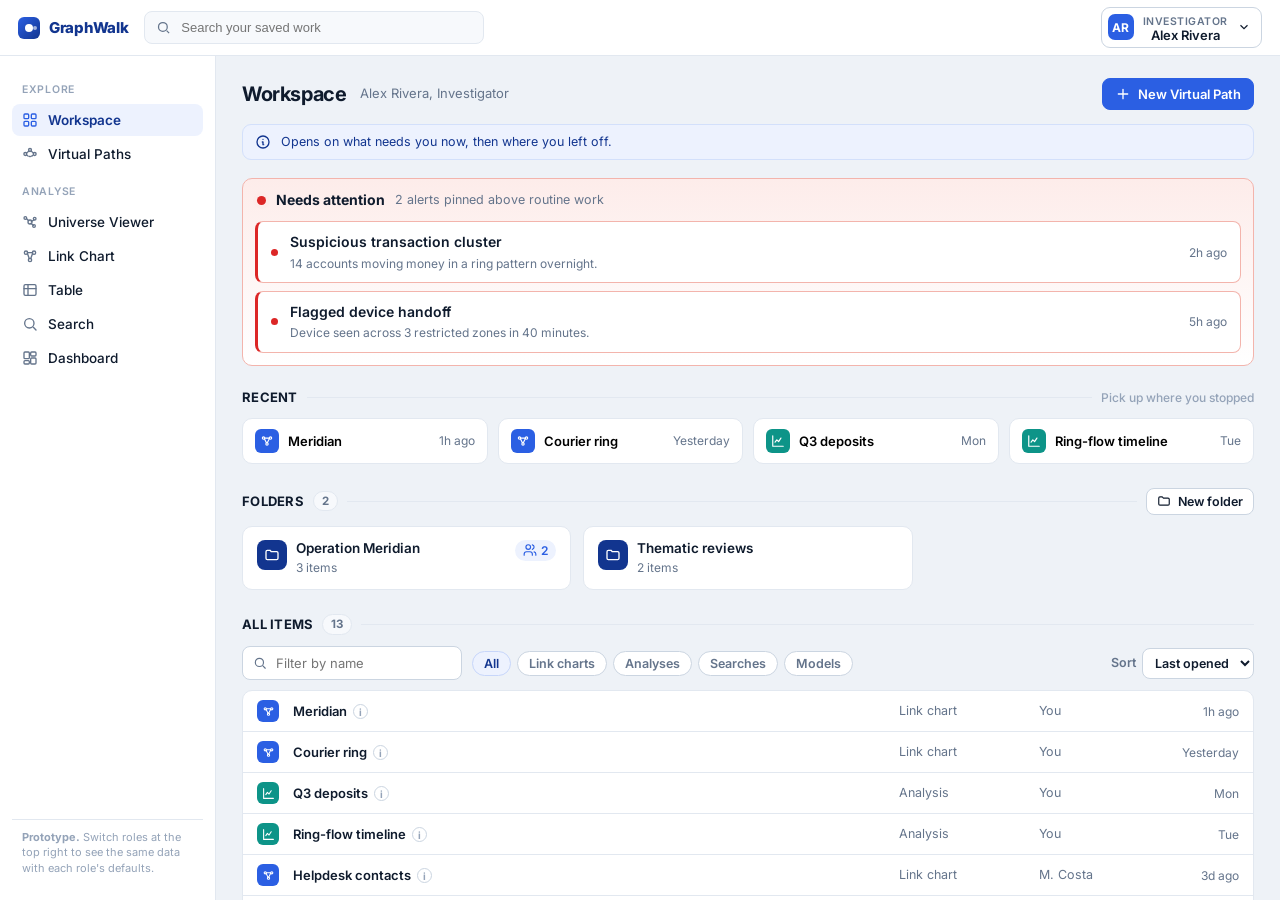
<file: prototypes/graphwalk.html>
<!DOCTYPE html>
<html lang="en">
<head>
<meta charset="UTF-8">
<meta name="viewport" content="width=device-width, initial-scale=1.0">
<title>GraphWalk · Prototype</title>
<link rel="preconnect" href="https://fonts.googleapis.com">
<link href="https://fonts.googleapis.com/css2?family=Inter:wght@400;500;600;700;800&family=IBM+Plex+Mono:wght@400;500;600&display=swap" rel="stylesheet">
<style>
  :root{
    --ink:#0F1B2D; --brand:#12358F; --brand2:#2B5FE3;
    --bg:#EEF2F7; --surface:#FFFFFF; --surface2:#F7F9FC;
    --line:#E2E8F0; --line2:#CBD5E1; --muted:#64748B; --muted2:#94A3B8;
    --good:#059669; --goodbg:#ECFDF5; --goodln:#A7F3D0;
    --warn:#B45309; --warnbg:#FEF6E7; --warnln:#F6D98A;
    --bad:#DC2626; --badbg:#FDECEA; --badln:#F3B4AC;
    --mono:'IBM Plex Mono',monospace;
    --r:10px;
  }
  *{box-sizing:border-box}
  html,body{margin:0;height:100%}
  body{
    font-family:'Inter',system-ui,sans-serif;color:var(--ink);background:var(--bg);
    -webkit-font-smoothing:antialiased;font-size:14px;line-height:1.45;
  }
  button{font-family:inherit;cursor:pointer}
  .mono{font-family:var(--mono);font-size:.82em;letter-spacing:-.01em}

  .app{display:grid;grid-template-columns:216px 1fr;grid-template-rows:56px 1fr;height:100vh;overflow:hidden}
  .topbar{grid-column:1/3;display:flex;align-items:center;gap:16px;padding:0 18px;background:var(--surface);border-bottom:1px solid var(--line);z-index:20}
  .brand{display:flex;align-items:center;gap:9px;font-weight:800;letter-spacing:-.02em;font-size:15px;color:var(--brand)}
  .brand .dot{width:22px;height:22px;border-radius:6px;background:linear-gradient(135deg,var(--brand2),var(--brand));display:grid;place-items:center}
  .brand .dot::after{content:"";width:8px;height:8px;border-radius:50%;background:#fff;box-shadow:6px 0 0 -2px rgba(255,255,255,.6)}

  .search{flex:0 1 340px;display:flex;align-items:center;gap:8px;background:var(--surface2);border:1px solid var(--line);border-radius:8px;padding:7px 11px;color:var(--muted)}
  .search input{border:0;background:transparent;outline:0;flex:1;font-size:13px;color:var(--ink)}
  .search svg{flex:none}
  .spacer{flex:1}

  .rolewrap{position:relative}
  .rolebtn{display:flex;align-items:center;gap:9px;background:var(--surface);border:1px solid var(--line2);border-radius:9px;padding:5px 10px 5px 6px;font-weight:600;font-size:13px;color:var(--ink)}
  .rolebtn .ava{width:26px;height:26px;border-radius:7px;display:grid;place-items:center;color:#fff;font-size:12px;font-weight:700}
  .rolebtn .cap{font-size:10.5px;font-weight:600;color:var(--muted);text-transform:uppercase;letter-spacing:.05em;line-height:1}
  .rolebtn .nm{line-height:1.1}
  .rolemenu{position:absolute;right:0;top:46px;background:var(--surface);border:1px solid var(--line);border-radius:12px;box-shadow:0 18px 44px -12px rgba(15,27,45,.28);padding:6px;width:290px;z-index:60}
  .rolemenu h6{margin:8px 10px 4px;font-size:10.5px;letter-spacing:.06em;text-transform:uppercase;color:var(--muted2)}
  .roleitem{display:flex;gap:10px;align-items:flex-start;padding:9px 10px;border-radius:9px;border:0;background:transparent;width:100%;text-align:left}
  .roleitem:hover{background:var(--surface2)}
  .roleitem.active{background:#EDF2FE;outline:1px solid #C7D6FA}
  .roleitem .ava{width:30px;height:30px;border-radius:8px;flex:none;display:grid;place-items:center;color:#fff;font-weight:700;font-size:12px}
  .roleitem .t{font-weight:600;font-size:13px}
  .roleitem .d{font-size:11.5px;color:var(--muted);line-height:1.3}

  .demopill{display:flex;align-items:center;gap:8px;font-size:12px;font-weight:600;color:var(--muted);background:var(--surface2);border:1px solid var(--line);border-radius:20px;padding:5px 11px 5px 12px}
  .toggle{width:34px;height:19px;border-radius:20px;background:var(--line2);position:relative;transition:.15s;border:0;padding:0}
  .toggle::after{content:"";position:absolute;top:2px;left:2px;width:15px;height:15px;border-radius:50%;background:#fff;transition:.15s;box-shadow:0 1px 2px rgba(0,0,0,.2)}
  .toggle.on{background:var(--brand2)}
  .toggle.on::after{left:17px}

  .side{background:var(--surface);border-right:1px solid var(--line);padding:14px 12px;overflow:auto;display:flex;flex-direction:column;gap:2px}
  .navlbl{font-size:10.5px;letter-spacing:.07em;text-transform:uppercase;color:var(--muted2);margin:12px 10px 5px;font-weight:600}
  .nav{display:flex;align-items:center;gap:10px;padding:8px 10px;border-radius:8px;border:0;background:transparent;color:var(--ink);font-weight:500;font-size:13.5px;width:100%;text-align:left}
  .nav svg{flex:none;color:var(--muted)}
  .nav:hover{background:var(--surface2)}
  .nav.active{background:#EDF2FE;color:var(--brand);font-weight:600}
  .nav.active svg{color:var(--brand2)}
  .nav .count{margin-left:auto;font-size:11px;font-weight:700;background:var(--brand2);color:#fff;border-radius:20px;padding:1px 7px}
  .sidefoot{margin-top:auto;padding:10px;border-top:1px solid var(--line);font-size:11px;color:var(--muted2);line-height:1.4}

  .main{overflow:auto;padding:22px 26px 60px}
  .page-h{display:flex;align-items:flex-end;gap:14px;margin-bottom:4px}
  .page-h h1{margin:0;font-size:20px;font-weight:700;letter-spacing:-.02em}
  .page-h .sub{color:var(--muted);font-size:13px;margin-bottom:2px}
  .rolebanner{display:flex;align-items:center;gap:10px;font-size:12.5px;color:var(--brand);background:#EDF2FE;border:1px solid #D3E0FB;border-radius:9px;padding:8px 12px;margin:14px 0 18px}
  .rolebanner b{font-weight:700}

  .toolbar{display:flex;align-items:center;gap:10px;margin:16px 0 14px;flex-wrap:wrap}
  .btn{display:inline-flex;align-items:center;gap:7px;border:1px solid var(--line2);background:var(--surface);color:var(--ink);border-radius:8px;padding:7px 12px;font-weight:600;font-size:13px}
  .btn:hover{border-color:var(--muted2)}
  .btn.primary{background:var(--brand2);border-color:var(--brand2);color:#fff}
  .btn.primary:hover{background:#2450c8}
  .btn.ghost{background:transparent;border-color:transparent;color:var(--muted)}
  .btn[disabled]{opacity:.45;cursor:not-allowed}
  .selwrap{display:flex;align-items:center;gap:6px;font-size:12.5px;color:var(--muted);font-weight:600}
  select{font-family:inherit;font-size:12.5px;font-weight:600;color:var(--ink);border:1px solid var(--line2);background:var(--surface);border-radius:8px;padding:6px 8px}

  .alertband{border:1px solid var(--badln);background:linear-gradient(0deg,#fff, #FDECEA);border-radius:var(--r);margin-bottom:18px;overflow:hidden}
  .alertband.calm{border-color:var(--line);background:var(--surface2)}
  .ab-head{display:flex;align-items:center;gap:10px;padding:11px 14px;cursor:pointer;user-select:none}
  .ab-head .pip{width:9px;height:9px;border-radius:50%;background:var(--bad);box-shadow:0 0 0 4px var(--badbg)}
  .alertband.calm .ab-head .pip{background:var(--good);box-shadow:0 0 0 4px var(--goodbg)}
  .ab-head b{font-weight:700}
  .ab-head .chev{margin-left:auto;color:var(--muted);transition:.15s}
  .ab-body{padding:0 12px 12px;display:grid;gap:8px}
  .alert{display:flex;align-items:center;gap:12px;background:#fff;border:1px solid var(--badln);border-left:3px solid var(--bad);border-radius:8px;padding:10px 13px;cursor:pointer}
  .alert .who{margin-left:auto;color:var(--muted);font-size:12px}
  .alert .nmwrap{display:flex;flex-direction:column}
  .alert .t{font-weight:600}
  .collapsed .ab-body{display:none}
  .collapsed .ab-head .chev{transform:rotate(-90deg)}

  .section{margin-bottom:24px}
  .sec-h{display:flex;align-items:center;gap:9px;margin:0 0 11px}
  .sec-h h3{margin:0;font-size:13px;letter-spacing:.02em;font-weight:700;text-transform:uppercase;color:var(--ink)}
  .sec-h .n{font-size:11.5px;font-weight:700;color:var(--muted);background:var(--surface2);border:1px solid var(--line);border-radius:20px;padding:1px 8px}
  .sec-h .rule{flex:1;height:1px;background:var(--line)}
  .grid{display:grid;grid-template-columns:repeat(auto-fill,minmax(258px,1fr));gap:12px}

  .tile{position:relative;background:var(--surface);border:1px solid var(--line);border-radius:var(--r);padding:13px 14px;cursor:pointer;transition:.12s;overflow:hidden}
  .tile:hover{border-color:var(--line2);box-shadow:0 8px 22px -14px rgba(15,27,45,.35);transform:translateY(-1px)}
  .tile .top{display:flex;align-items:flex-start;gap:9px}
  .tile .ic{width:30px;height:30px;border-radius:8px;flex:none;display:grid;place-items:center;color:#fff}
  .tile .title{font-weight:600;font-size:13.5px;line-height:1.25;display:flex;align-items:center;gap:6px}
  .tile .info{width:15px;height:15px;border-radius:50%;border:1px solid var(--line2);color:var(--muted2);display:inline-grid;place-items:center;font-size:10px;font-weight:700;cursor:help;flex:none}
  .tile .ns{font-family:var(--mono);font-size:11px;color:var(--muted2);margin-top:2px;opacity:0;max-height:0;transition:.15s;overflow:hidden}
  .tile:hover .ns,.tile.shown .ns{opacity:1;max-height:20px;margin-top:3px}
  .tile .meta{display:flex;align-items:center;gap:8px;margin-top:10px;font-size:11.5px;color:var(--muted)}
  .tile .badge{position:absolute;top:11px;right:12px;min-width:20px;height:20px;padding:0 6px;border-radius:20px;background:var(--surface2);border:1px solid var(--line);color:var(--muted);font-size:11px;font-weight:700;display:grid;place-items:center}
  .tile .owner{display:inline-flex;align-items:center;gap:5px}
  .tile .av{width:18px;height:18px;border-radius:5px;display:grid;place-items:center;color:#fff;font-size:9px;font-weight:700}
  .tile.hide{display:none}
  .pri{display:inline-block;width:7px;height:7px;border-radius:50%}
  .pri.high{background:var(--bad)} .pri.med{background:var(--warn)} .pri.low{background:var(--good)}

  .emptyfolder{grid-column:1/-1;border:1.5px dashed var(--line2);border-radius:var(--r);padding:22px;text-align:center;color:var(--muted)}

  .scrim{position:fixed;inset:0;background:rgba(15,27,45,.36);backdrop-filter:blur(1px);z-index:80;opacity:0;pointer-events:none;transition:.18s}
  .scrim.show{opacity:1;pointer-events:auto}
  .drawer{position:fixed;top:0;right:0;height:100vh;width:420px;background:var(--surface);border-left:1px solid var(--line);box-shadow:-24px 0 60px -30px rgba(15,27,45,.5);z-index:90;transform:translateX(100%);transition:.22s cubic-bezier(.4,0,.2,1);display:flex;flex-direction:column}
  .drawer.show{transform:none}
  .dr-h{padding:18px 20px;border-bottom:1px solid var(--line);display:flex;gap:12px;align-items:flex-start}
  .dr-b{padding:18px 20px;overflow:auto}
  .kv{display:flex;justify-content:space-between;gap:12px;padding:9px 0;border-bottom:1px solid var(--line)}
  .kv .k{color:var(--muted);font-size:12.5px}
  .kv .v{font-weight:600;font-size:12.5px;text-align:right}
  .x{margin-left:auto;border:0;background:var(--surface2);width:30px;height:30px;border-radius:8px;color:var(--muted);font-size:16px}

  .modal{position:fixed;inset:0;z-index:100;display:none;place-items:center;padding:26px}
  .modal.show{display:grid}
  .modal .card{background:var(--surface);border-radius:16px;box-shadow:0 40px 100px -30px rgba(15,27,45,.6);width:min(1080px,96vw);max-height:92vh;display:flex;flex-direction:column;overflow:hidden;border:1px solid var(--line)}
  .m-h{display:flex;align-items:center;gap:12px;padding:16px 20px;border-bottom:1px solid var(--line)}
  .m-h .ic{width:32px;height:32px;border-radius:9px;background:#EDF2FE;color:var(--brand2);display:grid;place-items:center}
  .m-h h2{margin:0;font-size:16px;font-weight:700}
  .m-h .sub{font-size:12px;color:var(--muted)}
  .m-tabs{display:flex;gap:4px;margin-left:20px}
  .m-tab{border:0;background:transparent;padding:8px 13px;border-radius:8px;font-weight:600;font-size:13px;color:var(--muted)}
  .m-tab.on{background:#EDF2FE;color:var(--brand)}
  .m-body{display:grid;grid-template-columns:1fr 1fr;gap:0;overflow:hidden;flex:1}
  .m-left{padding:20px 22px;overflow:auto;border-right:1px solid var(--line)}
  .m-right{padding:20px 22px;overflow:auto;background:var(--surface2)}
  .m-foot{display:flex;align-items:center;gap:12px;padding:14px 20px;border-top:1px solid var(--line)}

  .field{margin-bottom:16px;position:relative}
  .field label{display:block;font-size:11px;font-weight:700;letter-spacing:.05em;text-transform:uppercase;color:var(--muted);margin-bottom:6px}
  .field .ctrl{display:flex;align-items:center;gap:8px;border:1px solid var(--line2);border-radius:9px;background:#fff;padding:9px 11px}
  .field .ctrl:focus-within{border-color:var(--brand2);box-shadow:0 0 0 3px #E4ECFD}
  .field .ctrl.filled{border-color:var(--good);background:var(--goodbg)}
  .field input{border:0;outline:0;background:transparent;flex:1;font-size:13.5px;font-family:inherit;color:var(--ink)}
  .field .chosen-id{font-family:var(--mono);font-size:11px;color:var(--muted);margin-top:5px}
  .field .clear{border:0;background:transparent;color:var(--muted2);font-size:15px;line-height:1}
  .ac{position:absolute;left:0;right:0;top:100%;margin-top:5px;background:#fff;border:1px solid var(--line);border-radius:10px;box-shadow:0 20px 40px -18px rgba(15,27,45,.4);z-index:30;overflow:hidden;display:none}
  .ac.show{display:block}
  .ac button{display:flex;justify-content:space-between;gap:10px;align-items:center;width:100%;border:0;background:transparent;text-align:left;padding:9px 12px;font-size:13px}
  .ac button:hover{background:var(--surface2)}
  .ac .nm2{font-weight:600}
  .ac .id2{font-family:var(--mono);font-size:11px;color:var(--muted2)}

  .validation{border-radius:9px;padding:10px 12px;font-size:12.5px;display:flex;align-items:flex-start;gap:9px;font-weight:500;margin-top:4px}
  .validation.neutral{background:var(--surface2);border:1px solid var(--line);color:var(--muted)}
  .validation.good{background:var(--goodbg);border:1px solid var(--goodln);color:#065f46}
  .validation.bad{background:var(--badbg);border:1px solid var(--badln);color:#991b1b}
  .validation.warn{background:var(--warnbg);border:1px solid var(--warnln);color:#8a4b09}
  .validation b{font-weight:700}
  .validation .fix{margin-top:3px;font-weight:500;opacity:.9}

  .previewbox{border:1px solid var(--line);border-radius:12px;background:#fff;overflow:hidden}
  .previewbox .pv-h{padding:10px 13px;border-bottom:1px solid var(--line);font-size:11px;font-weight:700;letter-spacing:.05em;text-transform:uppercase;color:var(--muted);display:flex;align-items:center;gap:8px}
  .cost{margin-top:14px}
  .describe textarea{width:100%;border:1px solid var(--line2);border-radius:10px;padding:12px;font-family:inherit;font-size:14px;resize:vertical;min-height:92px;outline:0}
  .describe textarea:focus{border-color:var(--brand2);box-shadow:0 0 0 3px #E4ECFD}
  .chips{display:flex;gap:7px;flex-wrap:wrap;margin-top:10px}
  .chip{font-size:12px;border:1px solid var(--line2);background:#fff;border-radius:20px;padding:5px 11px;color:var(--muted);font-weight:500}
  .chip:hover{border-color:var(--brand2);color:var(--brand)}
  .proposed{margin-top:16px;border:1px solid #D8C6F5;background:#F7F2FE;border-radius:11px;padding:14px}
  .proposed .lbl{font-size:11px;font-weight:700;text-transform:uppercase;letter-spacing:.05em;color:#6D28D9;display:flex;align-items:center;gap:7px}
  .proposed .triple{display:flex;align-items:center;gap:8px;flex-wrap:wrap;margin:10px 0 6px;font-weight:600}
  .proposed .node{background:#fff;border:1px solid #D8C6F5;border-radius:8px;padding:5px 10px}
  .proposed .arw{color:#7C3AED;font-family:var(--mono);font-size:12px}
  .proposed .resolved{font-family:var(--mono);font-size:11px;color:#7C3AED}

  .board{background:var(--surface);border:1px solid var(--line);border-radius:14px;overflow:hidden}
  .board .b-h{padding:13px 16px;border-bottom:1px solid var(--line);display:flex;align-items:center;gap:10px;font-weight:600}
  .legendrow{display:flex;gap:16px;flex-wrap:wrap;margin-top:14px;font-size:12px;color:var(--muted)}
  .legendrow span{display:inline-flex;align-items:center;gap:7px}
  .lk{width:22px;height:0;border-top:2px solid var(--line2)}
  .lk.solid{border-top-style:solid;border-color:var(--muted2)}
  .lk.virt{border-top-style:dashed;border-color:var(--brand2)}

  .rq{display:grid;gap:12px}
  .rqcard{background:var(--surface);border:1px solid var(--line);border-radius:12px;padding:15px 17px}
  .rqcard.published{border-color:var(--goodln);background:linear-gradient(0deg,#fff,#F3FBF6)}
  .rqcard.returned{border-color:var(--warnln);background:linear-gradient(0deg,#fff,#FFFBF0)}
  .rqcard .rq-top{display:flex;align-items:flex-start;gap:12px}
  .rqcard .path{display:flex;align-items:center;gap:7px;font-weight:600;flex-wrap:wrap}
  .rqcard .path .n{background:var(--surface2);border:1px solid var(--line);border-radius:7px;padding:3px 8px}
  .rqcard .path .a{font-family:var(--mono);color:var(--muted2);font-size:12px}
  .rqcard .st{margin-left:auto;font-size:11px;font-weight:700;text-transform:uppercase;letter-spacing:.04em;padding:3px 9px;border-radius:20px}
  .st.pending{background:var(--warnbg);color:var(--warn);border:1px solid var(--warnln)}
  .st.published{background:var(--goodbg);color:var(--good);border:1px solid var(--goodln)}
  .st.returned{background:var(--warnbg);color:#8a4b09;border:1px solid var(--warnln)}
  .rq-actions{display:flex;gap:9px;margin-top:13px;align-items:center}
  .notes{flex:1;border:1px solid var(--line2);border-radius:8px;padding:8px 10px;font-family:inherit;font-size:13px;outline:0}
  .notes:focus{border-color:var(--brand2)}

  .tag{display:inline-flex;align-items:center;gap:5px;font-size:11px;font-weight:700;padding:2px 8px;border-radius:20px;letter-spacing:.03em}
  .tag.fact{background:#EEF4FF;color:#1E40AF} .tag.assume{background:#FFF4E5;color:#9A5B00}
  .tag.decide{background:#ECFDF3;color:#067647} .tag.risk{background:#FDECEA;color:#B42318}

  .callout{border:1px solid var(--line);border-left:3px solid var(--brand2);background:var(--surface2);border-radius:9px;padding:11px 14px;font-size:12.5px;color:var(--muted);margin-top:14px}
  .callout b{color:var(--ink)}

  .toasts{position:fixed;bottom:22px;left:50%;transform:translateX(-50%);z-index:200;display:flex;flex-direction:column;gap:9px;align-items:center}
  .toast{background:var(--ink);color:#fff;border-radius:10px;padding:11px 16px;font-size:13px;font-weight:500;box-shadow:0 18px 40px -14px rgba(0,0,0,.5);display:flex;align-items:center;gap:10px;animation:tin .25s ease}
  .toast .ic{width:18px;height:18px;border-radius:50%;display:grid;place-items:center;flex:none}
  .toast.good .ic{background:var(--good)} .toast.info .ic{background:var(--brand2)} .toast.warn .ic{background:var(--warn)}
  @keyframes tin{from{opacity:0;transform:translateY(8px)}to{opacity:1}}

  .helpnote{font-size:11.5px;color:var(--muted2);margin-top:5px;display:flex;gap:6px;align-items:flex-start}
  .stub{border:1.5px dashed var(--line2);border-radius:14px;padding:26px;color:var(--muted);text-align:center;background:var(--surface)}
  .stub h3{margin:0 0 6px;color:var(--ink)}
  @media (max-width:1020px){ .m-body{grid-template-columns:1fr} .m-right{border-top:1px solid var(--line)} .app{grid-template-columns:64px 1fr} .side .navlbl,.nav span,.sidefoot,.brand span{display:none} }
  /* ===== redesign additions ===== */
  .page-h .spacer{flex:1}
  .page-h{align-items:center}
  .sec-h .hint{font-size:12px;color:var(--muted2);font-weight:500;order:3}
  .sec-h .btn.sm{order:4}
  .btn.sm{padding:5px 10px;font-size:12.5px}
  .alertband{margin-bottom:22px}
  .alert .nmwrap{gap:2px}
  .recent{display:grid;grid-template-columns:repeat(4,minmax(0,1fr));gap:10px}
  .rc{display:flex;align-items:center;gap:9px;background:var(--surface);border:1px solid var(--line);border-radius:var(--r);padding:10px 12px;text-align:left;font-size:13px;min-width:0}
  .rc:hover{border-color:var(--line2)}
  .rc .ic{width:24px;height:24px;border-radius:6px;display:grid;place-items:center;color:#fff;flex:none}
  .rc .t{font-weight:600;overflow:hidden;text-overflow:ellipsis;white-space:nowrap}
  .rc .w{margin-left:auto;color:var(--muted);font-size:12px;white-space:nowrap}
  .tile.folder .sub2,.qcard .sub2{font-size:12px;color:var(--muted);margin-top:2px}
  .tile .shared{display:inline-flex;align-items:center;gap:4px;font-size:12px;font-weight:600;color:var(--brand2);background:#EDF2FE;border-radius:20px;padding:2px 8px;flex:none}
  .listbar{display:flex;align-items:center;gap:10px;flex-wrap:wrap;margin-bottom:10px}
  .lsearch{display:flex;align-items:center;gap:7px;border:1px solid var(--line2);background:#fff;border-radius:8px;padding:6px 10px;color:var(--muted);width:220px}
  .lsearch input{border:0;outline:0;font:inherit;font-size:13px;flex:1;min-width:0}
  .fchips{display:flex;gap:6px;flex-wrap:wrap}
  .fchip{border:1px solid var(--line2);background:#fff;border-radius:20px;padding:4px 11px;font-size:12.5px;font-weight:600;color:var(--muted)}
  .fchip.on{background:#EDF2FE;border-color:#C7D6FA;color:var(--brand)}
  .ilist{background:var(--surface);border:1px solid var(--line);border-radius:var(--r);overflow:hidden}
  .irow{display:grid;grid-template-columns:26px minmax(0,1fr) 130px 100px 90px;align-items:center;gap:10px;padding:9px 14px;border-bottom:1px solid var(--line);font-size:13px;cursor:pointer}
  .irow.static{grid-template-columns:26px minmax(0,1fr) 110px;cursor:default}
  .irow:last-child{border-bottom:0}
  .irow:hover{background:var(--surface2)}
  .irow .ic{width:22px;height:22px;border-radius:6px;display:grid;place-items:center;color:#fff}
  .irow .t{font-weight:600;display:flex;align-items:center;gap:6px;min-width:0}
  .irow .t b{font-weight:600}
  .irow.static .t{font-weight:400}
  .irow .k,.irow .o{color:var(--muted);font-size:12.5px}
  .irow .w{color:var(--muted);font-size:12px;text-align:right}
  .irow .info{width:15px;height:15px;border-radius:50%;border:1px solid var(--line2);color:var(--muted2);display:inline-grid;place-items:center;font-size:10px;font-weight:700;cursor:help;flex:none}
  .av2{width:22px;height:22px;border-radius:6px;background:#E2E8F0;color:var(--ink);display:inline-grid;place-items:center;font-size:10px;font-weight:700;flex:none}
  .emptyrow{padding:18px;text-align:center;color:var(--muted)}
  .qcard{display:flex;align-items:center;gap:12px;background:var(--surface);border:1px solid #C7D6FA;border-radius:var(--r);padding:12px 14px;margin-bottom:20px;cursor:pointer}
  .qcard .ic{width:34px;height:34px;border-radius:9px;background:#EDF2FE;color:var(--brand2);display:grid;place-items:center}
  .qcard .go{margin-left:auto;font-weight:600;color:var(--brand2);font-size:13px}
  .ptabs{display:flex;gap:2px;border-bottom:1px solid var(--line);margin:16px 0 16px}
  .ptab{border:0;background:transparent;padding:9px 14px;font-weight:600;font-size:13.5px;color:var(--muted);border-bottom:2px solid transparent;margin-bottom:-1px;display:flex;align-items:center;gap:7px}
  .ptab.on{color:var(--ink);border-bottom-color:var(--brand2)}
  .ptab .n{font-size:11px;background:var(--surface2);border:1px solid var(--line);border-radius:20px;padding:0 7px;color:var(--muted)}
  .ptab .n.hot{background:var(--brand2);border-color:var(--brand2);color:#fff}
  .plist{display:grid;gap:10px}
  .prow{display:grid;grid-template-columns:minmax(0,1fr) 140px 150px;gap:16px;align-items:center;background:var(--surface);border:1px solid var(--line);border-radius:12px;padding:14px 16px}
  .prow.returned{border-color:var(--warnln)}
  .pname{font-weight:700;margin-bottom:7px;display:flex;align-items:center;gap:9px}
  .path{display:flex;align-items:center;gap:6px;flex-wrap:wrap;font-weight:600;font-size:13px}
  .path .n{background:var(--surface2);border:1px solid var(--line);border-radius:7px;padding:3px 8px}
  .path .a{color:var(--muted);font-size:12px;font-weight:500;display:inline-flex;align-items:center;gap:4px}
  .path .a::before,.path .a::after{content:"";width:10px;height:1px;background:var(--line2)}
  .pnote{display:flex;align-items:center;gap:6px;margin-top:9px;font-size:12.5px;color:#8a4b09}
  .pnote.info{color:var(--brand)}
  .pmeta{display:flex;flex-direction:column;gap:2px;font-size:12px;color:var(--muted)}
  .pact{text-align:right}
  .pact .muted,.muted{color:var(--muted);font-size:12.5px}
  .st{font-size:11px;font-weight:700;letter-spacing:.02em;padding:2px 9px;border-radius:20px;white-space:nowrap}
  .st.draft{background:var(--surface2);color:var(--muted);border:1px solid var(--line2)}
  .st.review{background:#EDF2FE;color:var(--brand);border:1px solid #C7D6FA}
  .st.returned{background:var(--warnbg);color:#8a4b09;border:1px solid var(--warnln)}
  .st.published{background:var(--goodbg);color:var(--good);border:1px solid var(--goodln)}
  .rqcard .rq-top{align-items:flex-start}
  .rqmeta{font-size:12px;color:var(--muted);margin-top:8px}
  .rqchecks{display:flex;gap:8px;margin-top:10px;flex-wrap:wrap}
  .chk{display:inline-flex;align-items:center;gap:6px;font-size:12px;font-weight:600;border-radius:7px;padding:4px 9px}
  .chk.ok{background:var(--goodbg);color:#065f46}
  .chk.warn{background:var(--warnbg);color:#8a4b09}
  .chk.bad{background:var(--badbg);color:#991b1b}
  .rqfoot{font-size:12px;color:var(--muted);margin-top:9px}
  .crumbs{font-size:12.5px;color:var(--muted)}
  .crumbs b{color:var(--ink);font-size:15px}
  .m-tab.ai{color:#6D28D9}
  .m-tab.ai.on{background:#F3EDFE;color:#6D28D9}
  .lbl{display:block;font-size:11px;font-weight:700;letter-spacing:.05em;text-transform:uppercase;color:var(--muted);margin-bottom:6px}
  .field .chosen{font-weight:600;flex:1}
  .hop{display:grid;grid-template-columns:48px minmax(0,1fr) minmax(0,1fr) 22px;gap:8px;align-items:start;margin-top:10px}
  .hop .field{margin-bottom:0}
  .hop .hn{font-size:12px;font-weight:700;color:var(--muted);padding-top:11px}
  .hop .rm{border:0;background:transparent;color:var(--muted2);font-size:14px;padding-top:10px}
  .hop.bad .ctrl.filled{border-color:var(--badln);background:var(--badbg)}
  .hopmsg{margin:8px 0 0 56px}
  .sugg{border:1px solid var(--badln);background:#fff;color:#991b1b;border-radius:20px;padding:1px 9px;font-size:12px;font-weight:600;margin:3px 2px 0 0}
  .linkbtn{display:inline-flex;align-items:center;gap:6px;border:0;background:transparent;color:var(--brand2);font-weight:600;font-size:13px;padding:8px 0}
  .filterchip{display:inline-flex;align-items:center;gap:6px;background:#EDF2FE;color:var(--brand);border-radius:20px;padding:4px 10px;font-size:12.5px;font-weight:600;margin:-6px 0 4px}
  .filterchip button{border:0;background:transparent;color:var(--brand);font-size:12px}
  .okc{font-size:11px;font-weight:700;color:var(--good)}
  .ac button{justify-content:space-between}
  textarea.json{width:100%;min-height:300px;border:1px solid var(--line2);border-radius:10px;padding:12px;font-family:var(--mono);font-size:12.5px;line-height:1.55;outline:0;resize:vertical}
  textarea.json:focus{border-color:var(--brand2);box-shadow:0 0 0 3px #E4ECFD}
  .footnote{font-size:12px;color:var(--muted)}
  .m-foot .spacer{flex:1}
  .limit{display:flex;gap:7px;align-items:center;font-size:12px;color:var(--muted);margin-top:14px}
  .proposed .path .n{background:#fff;border-color:#D8C6F5}
  .proposed .resolved{margin-top:8px}
  .drlbl{font-size:11px;font-weight:700;letter-spacing:.05em;text-transform:uppercase;color:var(--muted);margin-bottom:8px}
  .share{display:flex;flex-wrap:wrap;gap:6px}
  .person{display:inline-flex;align-items:center;gap:6px;border:1px solid var(--line);border-radius:20px;padding:3px 8px 3px 3px;font-size:12.5px;font-weight:600}
  .person button{border:0;background:transparent;color:var(--muted2);font-size:11px}
  .addshare{display:flex;gap:8px;margin-top:10px}
  .stub p{max-width:520px;margin:6px auto 0}
  .cost{margin-top:12px}
  @media (max-width:1020px){ .recent{grid-template-columns:1fr 1fr} .irow{grid-template-columns:26px minmax(0,1fr) 80px} .irow .k,.irow .o{display:none} .prow{grid-template-columns:1fr} .pact{text-align:left} }
  .rqcard .path .a{font-family:inherit;color:var(--muted);font-size:12px}
  .rqcard .st{text-transform:none;margin-left:12px;letter-spacing:.02em}
  .drawer:not(.show){box-shadow:none}
</style>
</head>
<body>
<div class="app">
  <div class="topbar">
    <div class="brand"><span class="dot"></span><span>GraphWalk</span></div>
    <div class="search">
      <svg width="15" height="15" viewBox="0 0 24 24" fill="none" stroke="currentColor" stroke-width="2"><circle cx="11" cy="11" r="7"/><path d="m21 21-4-4"/></svg>
      <input id="globalSearch" placeholder="Search your saved work">
    </div>
    <div class="spacer"></div>
    <div id="demoWrap" style="display:none">
      <div class="demopill">Demo-safe <button class="toggle" id="demoToggle" onclick="toggleDemo()"></button></div>
    </div>
    <div class="rolewrap">
      <button class="rolebtn" onclick="toggleRoleMenu(event)">
        <span class="ava" id="roleAva"></span>
        <span class="nm"><span class="cap" id="roleCap"></span><br><span id="roleName"></span></span>
        <svg width="14" height="14" viewBox="0 0 24 24" fill="none" stroke="currentColor" stroke-width="2"><path d="m6 9 6 6 6-6"/></svg>
      </button>
      <div class="rolemenu" id="roleMenu" style="display:none">
        <h6>View this workspace as</h6>
        <div id="roleList"></div>
        <div class="callout" style="margin:8px 4px 4px">Switching role shows the same data with that role's defaults and permissions.</div>
      </div>
    </div>
  </div>

  <nav class="side" id="side"></nav>
  <main class="main" id="main"></main>
</div>

<div class="scrim" id="scrim" onclick="closeAll()"></div>
<aside class="drawer" id="drawer"></aside>
<div class="modal" id="builder"></div>
<div class="toasts" id="toasts"></div>

<script>
/* ============================ DATA ============================ */
const ROLES = {
  investigator:{name:"Alex Rivera",cap:"Investigator",color:"#2B5FE3",
    desc:"Runs alerts, analyses, and long investigations. Proposes new paths for review.",
    canFolder:true, publish:false, reviewer:false, seesMeta:false,
    nav:["workspace","paths","universe","linkchart","table","search","dashboard"]},
  supervisor:{name:"Dana Cole",cap:"Supervisor",color:"#7C3AED",
    desc:"Oversees the team. Opens on team activity and alerts. Proposes paths like an investigator.",
    canFolder:true, publish:false, reviewer:false, seesMeta:true,
    nav:["workspace","paths","universe","linkchart","table","search","dashboard"]},
  presales:{name:"Sam Okafor",cap:"Presales",color:"#0D9488",
    desc:"Prepares demos. Opens on folders marked for demonstration. Demo-safe hides live investigation data.",
    canFolder:true, publish:false, reviewer:false, seesMeta:true, demo:true,
    nav:["workspace","paths","universe","linkchart","table","search","dashboard"]},
  admin:{name:"Priya Nair",cap:"Administrator",color:"#475569",
    desc:"Owns folders, permissions, and the data model. Reviews and publishes Virtual Paths.",
    canFolder:true, publish:true, reviewer:true, seesMeta:true,
    nav:["workspace","paths","governance","universe","linkchart","table","search","dashboard"]}
};

const SETS = [
  {name:"Transactions", ns:"finance::transactions", id:2087, rows:2410000},
  {name:"Node", ns:"infra::nodes", id:3401, rows:9200},
  {name:"Window data", ns:"telemetry::window_events", id:3311, rows:5120000},
  {name:"Accounts", ns:"finance::accounts", id:2001, rows:88000},
  {name:"People", ns:"registry::people", id:1001, rows:91000},
  {name:"Individuals", ns:"helpdesk::individuals", id:1042, rows:18400},
  {name:"Criminal Organization", ns:"intel::crim_org", id:4501, rows:640},
  {name:"Vehicles", ns:"registry::vehicles", id:1120, rows:47000},
  {name:"Locations", ns:"geo::locations", id:1330, rows:12800},
  {name:"Communications", ns:"telco::comms", id:5220, rows:3380000},
  {name:"Devices", ns:"telemetry::devices", id:3120, rows:220000},
  {name:"Cell towers", ns:"telco::cells", id:5310, rows:4100},
];
const LINKTYPES = [
  {name:"occurs at", id:71}, {name:"logged in", id:78}, {name:"part of", id:72}, {name:"connected to", id:73},
  {name:"owns", id:74}, {name:"communicates with", id:75}, {name:"located at", id:76},
  {name:"transacts with", id:77}, {name:"routed via", id:79},
];
/* the existing data model: which link types connect which sets */
const MODEL_EDGES = [
  ["Transactions","occurs at","Node"], ["Node","logged in","Window data"],
  ["Transactions","transacts with","Accounts"], ["People","owns","Accounts"],
  ["People","owns","Vehicles"], ["Vehicles","located at","Locations"],
  ["People","communicates with","Communications"], ["Communications","routed via","Cell towers"],
  ["Cell towers","located at","Locations"], ["Devices","located at","Locations"],
  ["Individuals","part of","Criminal Organization"], ["People","part of","Criminal Organization"],
  ["Accounts","connected to","Devices"], ["Communications","occurs at","Devices"],
];
const setBy = function(n){return SETS.find(function(s){return s.name===n;});};
const linkBy = function(n){return LINKTYPES.find(function(l){return l.name===n;});};
function connects(from,link,to){ return MODEL_EDGES.some(function(e){return e[0]===from&&e[1]===link&&e[2]===to;}); }
function linksBetween(from,to){ return MODEL_EDGES.filter(function(e){return e[0]===from&&e[2]===to;}).map(function(e){return e[1];}); }
function targetsVia(from,link){ return MODEL_EDGES.filter(function(e){return e[0]===from&&e[1]===link;}).map(function(e){return e[2];}); }

const ITEMS = [
  {sec:"alerts", title:"Suspicious transaction cluster", ns:"finance::alert_txn", owner:"You", when:"2h ago", pri:"high", sensitive:true, kind:"alert", note:"14 accounts moving money in a ring pattern overnight."},
  {sec:"alerts", title:"Flagged device handoff", ns:"telemetry::alert_dev", owner:"M. Costa", when:"5h ago", pri:"high", kind:"alert", note:"Device seen across 3 restricted zones in 40 minutes."},
  {title:"Meridian", ns:"case::meridian", owner:"You", when:"1h ago", opened:1, kind:"chart"},
  {title:"Courier ring", ns:"case::courier_ring", owner:"You", when:"Yesterday", opened:2, kind:"chart", sensitive:true},
  {title:"Q3 deposits", ns:"analysis::q3_deposits", owner:"You", when:"Mon", opened:3, kind:"analysis"},
  {title:"Ring-flow timeline", ns:"analysis::ring_flow", owner:"You", when:"Tue", opened:4, kind:"analysis"},
  {title:"Helpdesk contacts", ns:"helpdesk::individuals", owner:"M. Costa", when:"3d ago", kind:"chart"},
  {title:"Transactions by window", ns:"finance::txn_window", owner:"You", when:"1w ago", kind:"analysis"},
  {title:"High-value accounts", ns:"query::hv_accounts", owner:"You", when:"1d ago", kind:"search"},
  {title:"Vehicles near locations", ns:"query::veh_loc", owner:"S. Okafor", when:"4d ago", kind:"search"},
  {title:"Fraud connecting model", ns:"model::fraud_v4", owner:"D. Cole", when:"6d ago", kind:"model"},
  {title:"Comms network, cell 7", ns:"telco::comms_c7", owner:"You", when:"2d ago", kind:"chart", sensitive:true},
  {title:"Vehicle movement map", ns:"registry::vehicles_map", owner:"S. Okafor", when:"5d ago", kind:"chart"},
  {title:"Organisation structure", ns:"intel::crim_org_v2", owner:"D. Cole", when:"1w ago", kind:"chart", sensitive:true},
  {title:"Handoff sequence", ns:"analysis::handoff_seq", owner:"M. Costa", when:"1w ago", kind:"analysis"},
  {title:"Retail fraud walkthrough", ns:"demo::retail_fraud", owner:"S. Okafor", when:"2d ago", kind:"chart", demo:true},
];
const TEAM = ["M. Costa","D. Cole","S. Okafor","J. Lee","R. Haas"];
const KIND_LABEL = {chart:"Link chart", analysis:"Analysis", search:"Search", model:"Connecting model", alert:"Alert"};

const NAV_META = {
  workspace:{label:"Workspace", icon:'<rect x="3" y="3" width="7" height="7" rx="1.5"/><rect x="14" y="3" width="7" height="7" rx="1.5"/><rect x="3" y="14" width="7" height="7" rx="1.5"/><rect x="14" y="14" width="7" height="7" rx="1.5"/>'},
  paths:{label:"Virtual Paths", icon:'<circle cx="5" cy="12" r="2.2"/><circle cx="12" cy="6" r="2.2"/><circle cx="19" cy="12" r="2.2"/><path d="m6.8 10.7 3.6-3.3m3.2 0 3.6 3.3"/><path d="M7 13.5c3 3 7 3 10 0" stroke-dasharray="2 2"/>'},
  universe:{label:"Universe Viewer", icon:'<circle cx="12" cy="12" r="3"/><circle cx="5" cy="6" r="2"/><circle cx="19" cy="7" r="2"/><circle cx="18" cy="18" r="2"/><path d="m7 7 3 3m8-1-4 2m3 6-4-3"/>'},
  linkchart:{label:"Link Chart", icon:'<circle cx="6" cy="7" r="2.5"/><circle cx="18" cy="7" r="2.5"/><circle cx="12" cy="18" r="2.5"/><path d="M8 8l3 8m5-8-3 8M8 7h8"/>'},
  table:{label:"Table", icon:'<rect x="3" y="4" width="18" height="16" rx="2"/><path d="M3 10h18M9 4v16"/>'},
  search:{label:"Search", icon:'<circle cx="11" cy="11" r="7"/><path d="m21 21-4-4"/>'},
  dashboard:{label:"Dashboard", icon:'<rect x="3" y="3" width="8" height="10" rx="1.5"/><rect x="13" y="3" width="8" height="6" rx="1.5"/><rect x="13" y="12" width="8" height="9" rx="1.5"/><rect x="3" y="16" width="8" height="5" rx="1.5"/>'},
  governance:{label:"Permissions", icon:'<path d="M12 3l8 4v5c0 4.5-3.5 7.5-8 9-4.5-1.5-8-4.5-8-9V7z"/>'},
};
const kindIcon = {
  alert:'<path d="M12 9v4m0 4h.01M10.3 3.9 1.8 18a2 2 0 0 0 1.7 3h17a2 2 0 0 0 1.7-3L13.7 3.9a2 2 0 0 0-3.4 0z"/>',
  chart:'<circle cx="6" cy="7" r="2"/><circle cx="18" cy="7" r="2"/><circle cx="12" cy="17" r="2"/><path d="M7.5 8l3.5 7m5-7-3.5 7M8 7h8"/>',
  analysis:'<path d="M3 3v18h18"/><path d="m7 14 3-4 3 3 4-6"/>',
  model:'<circle cx="12" cy="5" r="2.5"/><circle cx="5" cy="18" r="2.5"/><circle cx="19" cy="18" r="2.5"/><path d="M12 7.5 5.8 16m6.2-8.5L18.2 16M7 18h10"/>',
  search:'<circle cx="11" cy="11" r="6"/><path d="m20 20-3.5-3.5"/>',
};
const kindColor = {alert:"#DC2626",chart:"#2B5FE3",analysis:"#0D9488",model:"#7C3AED",search:"#64748B"};
const FOLDER_IC = '<path d="M3 7a2 2 0 0 1 2-2h4l2 2h8a2 2 0 0 1 2 2v8a2 2 0 0 1-2 2H5a2 2 0 0 1-2-2z"/>';
const PEOPLE_IC = '<path d="M16 21v-2a4 4 0 0 0-4-4H6a4 4 0 0 0-4 4v2"/><circle cx="9" cy="7" r="4"/><path d="M22 21v-2a4 4 0 0 0-3-3.87M16 3.13a4 4 0 0 1 0 7.75"/>';

function mkPath(name,start,hops,o){ o=o||{};
  return {name:name, start:setBy(start), filter:o.filter||null,
    hops:hops.map(function(h){return {link:linkBy(h[0]), target:setBy(h[1])};}),
    author:o.author||"Alex Rivera", status:o.status||"draft", notes:o.notes||null, updated:o.updated||"Today", live:o.live||null};
}

/* ============================ STATE ============================ */
let state = {
  role:"investigator", screen:"workspace", pathsTab:"mine",
  kindFilter:"all", sortBy:"recent", q:"", listQ:"",
  demoSafe:false,
  recent:["Meridian","Courier ring","Q3 deposits","Ring-flow timeline"],
  folders:[
    {name:"Operation Meridian", items:["Meridian","Ring-flow timeline","Courier ring"], shared:["M. Costa","D. Cole"]},
    {name:"Thematic reviews", items:["Q3 deposits","High-value accounts"], shared:[]},
    {name:"Demo: retail fraud", items:["Retail fraud walkthrough"], shared:["S. Okafor"], demo:true},
  ],
  virtualPaths:[
    mkPath("Transaction to window","Transactions",[["occurs at","Node"],["logged in","Window data"]],{status:"draft",updated:"10 min ago"}),
    mkPath("Phone to cell tower","Communications",[["routed via","Cell towers"]],{status:"review",author:"M. Costa",updated:"1h ago"}),
    mkPath("Device to location","Devices",[["located at","Locations"]],{status:"returned",updated:"Yesterday",notes:"Filter the start set to active devices, then resubmit."}),
    mkPath("Owner to vehicle location","People",[["owns","Vehicles"],["located at","Locations"]],{status:"published",author:"D. Cole",updated:"Last week"}),
  ],
};
const roleCfg = function(){return ROLES[state.role];};
const meName = function(){return roleCfg().name;};
const reviewCount = function(){ return state.virtualPaths.filter(function(p){return p.status==="review";}).length; };

/* ============================ HELPERS ============================ */
function initials(n){return n.split(/[ .]/).filter(Boolean).map(function(s){return s[0];}).slice(0,2).join("").toUpperCase();}
function fmtRows(r){ if(r>=1e6) return (r/1e6).toFixed(1)+"M"; if(r>=1e3) return Math.round(r/1e3)+"k"; return ""+r; }
function ic(path,size,sw){size=size||16;sw=sw||2;return '<svg width="'+size+'" height="'+size+'" viewBox="0 0 24 24" fill="none" stroke="currentColor" stroke-width="'+sw+'" stroke-linecap="round" stroke-linejoin="round">'+path+'</svg>';}
function checkMark(){return '<svg width="11" height="11" viewBox="0 0 24 24" fill="none" stroke="#fff" stroke-width="3"><path d="M20 6 9 17l-5-5"/></svg>';}
function warnMark(){return '<svg width="11" height="11" viewBox="0 0 24 24" fill="none" stroke="#fff" stroke-width="3"><path d="M12 9v4m0 4h.01"/></svg>';}
function checkMarkDark(){return '<svg width="14" height="14" viewBox="0 0 24 24" fill="none" stroke="#059669" stroke-width="3"><path d="M20 6 9 17l-5-5"/></svg>';}
function xMark(){return '<svg width="14" height="14" viewBox="0 0 24 24" fill="none" stroke="#DC2626" stroke-width="3"><path d="M18 6 6 18M6 6l12 12"/></svg>';}
function infoMark(){return '<svg width="14" height="14" viewBox="0 0 24 24" fill="none" stroke="#64748B" stroke-width="2.4"><circle cx="12" cy="12" r="9"/><path d="M12 8h.01M11 12h1v4h1"/></svg>';}
function warnMarkDark(){return '<svg width="14" height="14" viewBox="0 0 24 24" fill="none" stroke="#B45309" stroke-width="2.6"><path d="M10.3 3.9 1.8 18a2 2 0 0 0 1.7 3h16.9a2 2 0 0 0 1.7-3L13.7 3.9a2 2 0 0 0-3.4 0z"/><path d="M12 9v4m0 4h.01"/></svg>';}
function esc(s){return String(s).replace(/&/g,"&amp;").replace(/</g,"&lt;").replace(/"/g,"&quot;");}
function toast(msg,type){ type=type||"info";
  const el=document.createElement("div"); el.className="toast "+type;
  el.innerHTML='<span class="ic">'+(type==="warn"?warnMark():checkMark())+'</span>'+msg;
  document.getElementById("toasts").appendChild(el);
  setTimeout(function(){el.style.transition=".3s";el.style.opacity="0";el.style.transform="translateY(6px)";setTimeout(function(){el.remove();},320);},2600);
}
const STATUS_LABEL={draft:"Draft",review:"In review",returned:"Returned",published:"Published"};
function statusPill(s){ return '<span class="st '+s+'">'+STATUS_LABEL[s]+'</span>'; }
function chain(p){
  let h='<span class="n">'+(p.start?p.start.name:'?')+'</span>';
  p.hops.forEach(function(x){ h+='<span class="a">'+(x.link?x.link.name:'?')+'</span><span class="n">'+(x.target?x.target.name:'?')+'</span>'; });
  return '<div class="path">'+h+'</div>';
}
function pathCost(p){
  if(!p.start||!p.hops.length) return null;
  const last=p.hops[p.hops.length-1].target; if(!last) return null;
  let load=p.start.rows*last.rows*Math.max(1,p.hops.length-1);
  if(p.filter) load*=0.02;
  return {expensive:load>5e11, load:load};
}

/* ============================ SHELL ============================ */
function renderTopbar(){
  const r=roleCfg();
  document.getElementById("roleAva").style.background=r.color;
  document.getElementById("roleAva").textContent=initials(r.name);
  document.getElementById("roleCap").textContent=r.cap;
  document.getElementById("roleName").textContent=r.name;
  document.getElementById("demoWrap").style.display = r.demo?"block":"none";
  document.getElementById("demoToggle").classList.toggle("on",state.demoSafe);
  document.getElementById("roleList").innerHTML=Object.entries(ROLES).map(function(e){
    const k=e[0],v=e[1];
    return '<button class="roleitem '+(k===state.role?'active':'')+'" onclick="setRole(\''+k+'\')">'
      +'<span class="ava" style="background:'+v.color+'">'+initials(v.name)+'</span>'
      +'<span><span class="t">'+v.name+', '+v.cap+'</span><span class="d">'+v.desc+'</span></span></button>';
  }).join("");
}
function renderSide(){
  const r=roleCfg(); let html='<div class="navlbl">Explore</div>';
  r.nav.forEach(function(key){
    if(key==="governance") html+='<div class="navlbl">Administration</div>';
    if(key==="universe") html+='<div class="navlbl">Analyse</div>';
    const m=NAV_META[key]; const active=state.screen===key?"active":"";
    const badge = (key==="paths" && r.reviewer && reviewCount())? '<span class="count">'+reviewCount()+'</span>':"";
    html+='<button class="nav '+active+'" onclick="go(\''+key+'\')">'+ic(m.icon)+'<span>'+m.label+'</span>'+badge+'</button>';
  });
  html+='<div class="sidefoot"><b>Prototype.</b> Switch roles at the top right to see the same data with each role\'s defaults.</div>';
  document.getElementById("side").innerHTML=html;
}

/* ============================ WORKSPACE ============================ */
function visibleItems(){
  const r=roleCfg();
  return ITEMS.filter(function(it){ return !(r.demo && state.demoSafe && it.sensitive); });
}
function itemByTitle(t){ return ITEMS.find(function(i){return i.title===t;}); }
function areaHead(title,n,extra){
  return '<div class="sec-h"><h3>'+title+'</h3>'+(n!=null?'<span class="n">'+n+'</span>':'')+'<span class="rule"></span>'+(extra||'')+'</div>';
}
function needsAttention(items){
  const alerts=items.filter(function(i){return i.sec==="alerts";});
  if(!alerts.length) return '';
  const r=roleCfg();
  return '<div class="alertband"><div class="ab-head"><span class="pip"></span><b>Needs attention</b>'
    +'<span style="color:var(--muted);font-size:12.5px">'+alerts.length+' alert'+(alerts.length>1?'s':'')+' pinned above routine work</span></div><div class="ab-body">'
    +alerts.map(function(a){return '<div class="alert" onclick="openTile(\''+encodeURIComponent(a.title)+'\')"><span class="pri high"></span><div class="nmwrap"><span class="t">'+a.title+'</span><span style="color:var(--muted);font-size:12px">'+a.note+'</span></div><span class="who">'+(r.seesMeta?a.owner+', ':'')+a.when+'</span></div>';}).join("")
    +'</div></div>';
}
function recentArea(items){
  const list=state.recent.map(itemByTitle).filter(function(i){return i&&items.indexOf(i)>=0;}).slice(0,4);
  if(!list.length) return '';
  return '<div class="section">'+areaHead("Recent",null,'<span class="hint">Pick up where you stopped</span>')
    +'<div class="recent">'+list.map(function(it){
      return '<button class="rc" onclick="openTile(\''+encodeURIComponent(it.title)+'\')"><span class="ic" style="background:'+kindColor[it.kind]+'">'+ic(kindIcon[it.kind],14)+'</span>'
        +'<span class="t">'+it.title+'</span><span class="w">'+it.when+'</span></button>';
    }).join("")+'</div></div>';
}
function folderTile(f){
  const shared=f.shared&&f.shared.length;
  return '<div class="tile folder" onclick="openFolder(\''+encodeURIComponent(f.name)+'\')"><div class="top"><span class="ic" style="background:#12358F">'+ic(FOLDER_IC,16)+'</span>'
    +'<div style="min-width:0;flex:1"><div class="title">'+f.name+'</div><div class="sub2">'+f.items.length+(f.items.length===1?' item':' items')+(f.demo?', demo only':'')+'</div></div>'
    +(shared?'<span class="shared" title="Shared with '+f.shared.join(', ')+'">'+ic(PEOPLE_IC,14)+f.shared.length+'</span>':'')+'</div></div>';
}
function foldersArea(){
  const r=roleCfg();
  let fs=state.folders.slice();
  if(r.demo) fs.sort(function(a,b){return (b.demo?1:0)-(a.demo?1:0);});
  else fs=fs.filter(function(f){return !f.demo;});
  return '<div class="section">'+areaHead("Folders",fs.length,'<button class="btn sm" onclick="addFolder()">'+ic(FOLDER_IC,14)+' New folder</button>')
    +'<div class="grid">'+fs.map(folderTile).join("")+'</div></div>';
}
function allItemsArea(items){
  const r=roleCfg();
  let list=items.filter(function(i){return i.sec!=="alerts" && (!i.demo || r.demo);});
  if(state.kindFilter!=="all") list=list.filter(function(i){return i.kind===state.kindFilter;});
  if(state.listQ) list=list.filter(function(i){return i.title.toLowerCase().indexOf(state.listQ.toLowerCase())>=0;});
  if(state.sortBy==="name") list.sort(function(a,b){return a.title.localeCompare(b.title);});
  else list.sort(function(a,b){return (a.opened||99)-(b.opened||99);});
  const chips=[["all","All"],["chart","Link charts"],["analysis","Analyses"],["search","Searches"],["model","Models"]].map(function(c){
    return '<button class="fchip '+(state.kindFilter===c[0]?'on':'')+'" onclick="setKind(\''+c[0]+'\')">'+c[1]+'</button>';}).join("");
  return '<div class="section">'+areaHead("All items",list.length)
    +'<div class="listbar"><div class="lsearch">'+ic('<circle cx="11" cy="11" r="7"/><path d="m21 21-4-4"/>',14)+'<input id="listQ" placeholder="Filter by name" value="'+esc(state.listQ)+'" oninput="setListQ(this.value)"></div>'
    +'<div class="fchips">'+chips+'</div><div class="spacer"></div>'
    +'<div class="selwrap">Sort <select onchange="setSort(this.value)"><option value="recent" '+(state.sortBy==='recent'?'selected':'')+'>Last opened</option><option value="name" '+(state.sortBy==='name'?'selected':'')+'>Name</option></select></div></div>'
    +'<div class="ilist">'+(list.length?list.map(function(it){
      return '<div class="irow" onclick="openTile(\''+encodeURIComponent(it.title)+'\')"><span class="ic" style="background:'+kindColor[it.kind]+'">'+ic(kindIcon[it.kind],13)+'</span>'
        +'<span class="t">'+it.title+'<span class="info" title="'+it.ns+'">i</span></span>'
        +'<span class="k">'+KIND_LABEL[it.kind]+'</span><span class="o">'+(it.owner==="You"?"You":it.owner)+'</span><span class="w">'+it.when+'</span></div>';
    }).join(""):'<div class="emptyrow">Nothing matches this filter.</div>')+'</div></div>';
}
function teamArea(){
  const acts=[["M. Costa","opened","Flagged device handoff","20 min ago"],["J. Lee","shared","Operation Meridian","1h ago"],["M. Costa","proposed a path","Phone to cell tower","1h ago"],["R. Haas","created","Courier ring","3h ago"]];
  return '<div class="section">'+areaHead("Team activity",null,'<span class="hint">Your team, last 24 hours</span>')
    +'<div class="ilist">'+acts.map(function(a){return '<div class="irow static"><span class="av2">'+initials(a[0])+'</span><span class="t"><b>'+a[0]+'</b> '+a[1]+' <b>'+a[2]+'</b></span><span class="w">'+a[3]+'</span></div>';}).join("")+'</div></div>';
}
function reviewCard(){
  const n=reviewCount();
  return '<div class="qcard" onclick="openPaths(\'queue\')"><span class="ic">'+ic(NAV_META.paths.icon,18)+'</span><div><b>Path review queue</b><div class="sub2">'+(n?n+' proposal'+(n>1?'s':'')+' waiting for the model owner':'Nothing waiting')+'</div></div><span class="go">Open queue</span></div>';
}
function renderWorkspace(){
  const r=roleCfg(); const items=visibleItems();
  const banner={
    investigator:'Opens on what needs you now, then where you left off.',
    supervisor:'Opens on alerts and what your team did today.',
    presales:'Opens on folders marked for demonstration. Turn on Demo-safe to hide live investigation data.',
    admin:'Opens on proposals waiting for review. Permissions are one click away.'
  }[state.role];
  let html='<div class="page-h"><h1>Workspace</h1><span class="sub">'+r.name+', '+r.cap+'</span><div class="spacer"></div>'
    +'<button class="btn primary" onclick="openBuilder()">'+ic('<path d="M12 5v14M5 12h14"/>',16)+' New Virtual Path</button></div>'
    +'<div class="rolebanner">'+ic('<circle cx="12" cy="12" r="9"/><path d="M12 8h.01M11 12h1v4h1"/>',16)+'<div>'+banner+'</div></div>';
  if(state.role==="admin") html+=reviewCard();
  if(state.role==="presales") html+=foldersArea()+needsAttention(items)+recentArea(items)+allItemsArea(items);
  else if(state.role==="supervisor") html+=needsAttention(items)+teamArea()+recentArea(items)+foldersArea()+allItemsArea(items);
  else html+=needsAttention(items)+recentArea(items)+foldersArea()+allItemsArea(items);
  document.getElementById("main").innerHTML=html;
}
function setKind(k){ state.kindFilter=k; renderWorkspace(); }
function setListQ(v){ state.listQ=v; renderWorkspace(); const el=document.getElementById("listQ"); if(el){el.focus(); el.setSelectionRange(v.length,v.length);} }
function setSort(v){ state.sortBy=v; renderWorkspace(); }

/* ============================ VIRTUAL PATHS ============================ */
function openPaths(tab){ state.pathsTab=tab; go("paths"); }
function renderPaths(){
  const r=roleCfg();
  if(!r.reviewer && state.pathsTab==="queue") state.pathsTab="mine";
  const mine=state.virtualPaths.filter(function(p){return p.author===meName();});
  const queue=state.virtualPaths.filter(function(p){return p.status==="review";});
  const published=state.virtualPaths.filter(function(p){return p.status==="published";});
  let html='<div class="page-h"><h1>Virtual Paths</h1><span class="sub">relationships across several sets, shared with the whole tenant</span><div class="spacer"></div>'
    +'<button class="btn primary" onclick="openBuilder()">'+ic('<path d="M12 5v14M5 12h14"/>',16)+' New Virtual Path</button></div>';
  html+='<div class="ptabs"><button class="ptab '+(state.pathsTab==="mine"?'on':'')+'" onclick="state.pathsTab=\'mine\';renderPaths()">My paths <span class="n">'+mine.length+'</span></button>'
    +'<button class="ptab '+(state.pathsTab==="published"?'on':'')+'" onclick="state.pathsTab=\'published\';renderPaths()">Published <span class="n">'+published.length+'</span></button>'
    +(r.reviewer?'<button class="ptab '+(state.pathsTab==="queue"?'on':'')+'" onclick="state.pathsTab=\'queue\';renderPaths()">Review queue <span class="n hot">'+queue.length+'</span></button>':'')
    +'</div>';
  if(state.pathsTab==="queue"){
    html+=queue.length? '<div class="rq">'+queue.map(reviewItem).join("")+'</div>'
      : '<div class="stub"><h3>Nothing waiting</h3><p>Proposals from investigators, supervisors, and presales land here.</p></div>';
  } else {
    const list = state.pathsTab==="mine"? mine : published;
    html+= list.length? '<div class="plist">'+list.map(pathRow).join("")+'</div>'
      : '<div class="stub"><h3>No paths yet</h3><p>Create one with New Virtual Path. You pick sets and link types by name.</p></div>';
  }
  document.getElementById("main").innerHTML=html;
}
function pathRow(p){
  const i=state.virtualPaths.indexOf(p); let act='';
  if(p.status==="draft"||p.status==="returned") act='<button class="btn sm" onclick="editPath('+i+')">Open in builder</button>';
  else if(p.status==="published") act='<button class="btn sm" onclick="editPath('+i+')">Edit</button>';
  else act='<span class="muted">Waiting for the model owner</span>';
  return '<div class="prow '+p.status+'"><div class="pmain"><div class="pname">'+p.name+' '+statusPill(p.status)+'</div>'+chain(p)
    +(p.notes&&p.status==="returned"?'<div class="pnote">'+ic('<path d="M9 14 4 9l5-5"/><path d="M4 9h10.5a5.5 5.5 0 0 1 0 11H11"/>',13)+' <b>Model owner:</b> '+p.notes+'</div>':'')
    +(p.live?'<div class="pnote info">The published version stays live until this change is approved.</div>':'')
    +'</div><div class="pmeta"><span>'+(p.author===meName()?'You':p.author)+'</span><span>'+p.updated+'</span></div><div class="pact">'+act+'</div></div>';
}
function reviewItem(p){
  const i=state.virtualPaths.indexOf(p); const c=pathCost(p); const v=validatePath(p);
  return '<div class="rqcard"><div class="rq-top"><div style="flex:1;min-width:0"><div class="pname">'+p.name+'</div>'+chain(p)
    +'<div class="rqmeta">Proposed by '+p.author+', '+p.updated+'</div>'
    +'<div class="rqchecks"><span class="chk '+(v.level==="good"?'ok':'bad')+'">'+(v.level==="good"?checkMarkDark():xMark())+(v.level==="good"?'Valid':'Does not connect')+'</span>'
    +'<span class="chk '+(c&&c.expensive?'warn':'ok')+'">'+(c&&c.expensive?warnMarkDark():checkMarkDark())+(c&&c.expensive?'High cost estimate':'Estimated cost is low')+'</span></div></div>'
    +statusPill(p.status)+'</div>'
    +'<div class="rq-actions"><input class="notes" id="note_'+i+'" placeholder="Note to author (optional when publishing)"><button class="btn" onclick="returnPath('+i+')">Return</button><button class="btn primary" onclick="publishPath('+i+')">Publish</button></div>'
    +'<div class="rqfoot">Publishing saves the path and its permission together, and notifies the author.</div></div>';
}
function editPath(i){
  const p=state.virtualPaths[i];
  if(p.status==="published"){
    const d=mkPath(p.name,p.start.name,p.hops.map(function(h){return [h.link.name,h.target.name];}),{author:meName(),status:"draft",updated:"Just now",live:p.name});
    d.filter=p.filter; state.virtualPaths.push(d);
    toast("New draft created. The published version stays live.","info");
    openBuilder(d);
  } else openBuilder(p);
}
function publishPath(i){ const p=state.virtualPaths[i]; p.status="published"; p.notes=null; p.updated="Just now";
  toast('Published "'+p.name+'". '+p.author+' has been notified.',"good"); render(); }
function returnPath(i){ const p=state.virtualPaths[i]; const note=((document.getElementById("note_"+i)||{}).value||"").trim();
  p.status="returned"; p.notes=note||"Filter the start set, then resubmit."; p.updated="Just now"; toast("Returned to "+p.author+" with a note","warn"); render(); }

/* ============================ UNIVERSE ============================ */
function renderUniverse(){
  const pub=state.virtualPaths.filter(function(p){return p.status==="published";});
  const edges=MODEL_EDGES.map(function(e){return {s:e[0],l:e[1],t:e[2],virt:false};})
    .concat(pub.map(function(p){return {s:p.start.name,l:p.name,t:p.hops[p.hops.length-1].target.name,virt:true};}));
  const names=[]; edges.forEach(function(e){[e.s,e.t].forEach(function(n){if(names.indexOf(n)<0)names.push(n);});});
  const P={"Transactions":[120,70],"Node":[420,70],"Window data":[720,70],"Accounts":[120,200],"Devices":[420,200],"Communications":[720,200],
    "People":[120,330],"Locations":[420,330],"Cell towers":[720,330],"Criminal Organization":[120,450],"Individuals":[420,450],"Vehicles":[720,450]};
  const pos={}; names.forEach(function(n,i){ pos[n]=P[n]?{x:P[n][0],y:P[n][1]}:{x:60+i*40,y:490}; });
  const edgeSVG=edges.map(function(e){
    const A=pos[e.s],B=pos[e.t]; let mx=(A.x+B.x)/2,my=(A.y+B.y)/2;
    const bend=e.virt?60:0, dx=B.x-A.x, dy=B.y-A.y, L=Math.sqrt(dx*dx+dy*dy)||1, qx=mx-dy/L*bend, qy=my+dx/L*bend; mx=e.virt?(mx+qx)/2:mx; my=e.virt?(my+qy)/2:my;
    return '<path d="M'+A.x+' '+A.y+' Q '+qx+' '+qy+' '+B.x+' '+B.y+'" fill="none" stroke="'+(e.virt?'#2B5FE3':'#CBD5E1')+'" stroke-width="'+(e.virt?2.2:1.3)+'" stroke-dasharray="'+(e.virt?'6,5':'0')+'"/>'
      +(e.virt?'<rect x="'+(mx-e.l.length*3.2-6)+'" y="'+(my-9)+'" width="'+(e.l.length*6.4+12)+'" height="18" rx="9" fill="#fff" stroke="#C7D6FA"/><text x="'+mx+'" y="'+(my+4)+'" font-size="10" fill="#2B5FE3" text-anchor="middle" font-weight="600">'+e.l+'</text>':'');
  }).join("");
  const nodeSVG=names.map(function(n){ const w=n.length*6.6+22; return '<g><rect x="'+(pos[n].x-w/2)+'" y="'+(pos[n].y-14)+'" width="'+w+'" height="28" rx="14" fill="#fff" stroke="#12358F" stroke-width="1.4"/><text x="'+pos[n].x+'" y="'+(pos[n].y+4.5)+'" font-size="11.5" fill="#0F1B2D" text-anchor="middle" font-weight="600">'+n+'</text></g>';}).join("");
  document.getElementById("main").innerHTML=
    '<div class="page-h"><h1>Universe Viewer</h1><span class="sub">the data model as a graph of sets and link types</span></div>'
    +'<div class="rolebanner">'+ic('<circle cx="12" cy="12" r="9"/><path d="M12 8h.01M11 12h1v4h1"/>',16)+'<div>A published Virtual Path appears here as a new link type for everyone in the tenant, and on the Link Chart too.</div></div>'
    +'<div class="board"><div class="b-h">'+ic(NAV_META.universe.icon,18)+' Model graph <span style="margin-left:auto;font-size:12px;color:var(--muted);font-weight:500">'+names.length+' sets, '+edges.length+' link types</span></div>'
    +'<svg viewBox="0 0 840 520" style="width:100%;max-width:900px;height:auto;display:block;margin:0 auto">'+edgeSVG+nodeSVG+'</svg></div>'
    +'<div class="legendrow"><span><span class="lk solid"></span> Link type in the model</span><span><span class="lk virt"></span> Published Virtual Path</span></div>';
}
function renderStub(title,desc){
  document.getElementById("main").innerHTML='<div class="page-h"><h1>'+title+'</h1><span class="sub">unchanged in this redesign</span></div><div class="stub" style="margin-top:16px"><h3>'+title+'</h3><p>'+desc+'</p></div>';
}
function renderGovernance(){
  const rows=Object.entries(ROLES).map(function(e){const v=e[1];
    return '<div class="kv"><div class="k"><b style="color:var(--ink)">'+v.cap+'</b><div style="font-size:11.5px">'+v.name+'</div></div><div class="v"><span class="tag decide">creates and shares folders</span> '+(v.publish?'<span class="tag fact">publishes paths</span>':'<span class="tag assume">proposes paths</span>')+'</div></div>';
  }).join("");
  document.getElementById("main").innerHTML=
    '<div class="page-h"><h1>Permissions</h1><span class="sub">folders and Virtual Path publishing</span></div>'
    +'<div class="rolebanner">'+ic('<circle cx="12" cy="12" r="9"/><path d="M12 8h.01M11 12h1v4h1"/>',16)+'<div>Anyone can create a folder and share it with named colleagues, so nobody needs a shared account to see a colleague\'s work.</div></div>'
    +'<div class="board" style="max-width:680px"><div class="b-h">'+ic(NAV_META.governance.icon,18)+' Permissions by role</div><div style="padding:6px 18px 14px">'+rows+'</div></div>'
    +'<div class="callout" style="margin-top:16px">Who may publish without review is a product and compliance decision. The path life cycle supports either policy.</div>';
}

/* ============================ BUILDER ============================ */
let bstate=null;
function newB(){ return {mode:"build", name:"", start:null, filter:null, hops:[{link:null,target:null}], ai:null, aiText:"", editing:null, jsonErr:null}; }
function openBuilder(p){
  bstate=newB();
  if(p){ bstate.editing=state.virtualPaths.indexOf(p); bstate.name=p.name; bstate.start=p.start; bstate.filter=p.filter;
    bstate.hops=p.hops.map(function(h){return {link:h.link,target:h.target};}); }
  const m=document.getElementById("builder"); m.classList.add("show"); document.getElementById("scrim").classList.add("show");
  m.innerHTML='<div class="card"><div class="m-h"><span class="ic">'+ic(NAV_META.paths.icon,18)+'</span>'
    +'<div><div class="crumbs">Universe Viewer / <b>'+(p?esc(p.name):'New Virtual Path')+'</b></div><div class="sub">Pick sets and link types by name. No JSON, no IDs.</div></div>'
    +'<div class="m-tabs"><button class="m-tab on" id="tab_build" onclick="setMode(\'build\')">Builder</button><button class="m-tab" id="tab_json" onclick="setMode(\'json\')">JSON</button><button class="m-tab ai" id="tab_describe" onclick="setMode(\'describe\')">Describe with AI</button></div>'
    +'<button class="x" onclick="closeBuilder()">✕</button></div>'
    +'<div class="m-body"><div class="m-left" id="bLeft"></div><div class="m-right" id="bRight"></div></div>'
    +'<div class="m-foot" id="bFoot"></div></div>';
  renderBuilder();
}
function setMode(mode){ bstate.mode=mode; ["build","json","describe"].forEach(function(k){document.getElementById("tab_"+k).classList.toggle("on",k===mode);}); renderBuilder(); }
function curPath(){ return {name:bstate.name, start:bstate.start, filter:bstate.filter, hops:bstate.hops}; }
function autoName(){ if(bstate.nameTouched) return; const last=bstate.hops[bstate.hops.length-1]; if(bstate.start&&last&&last.target) bstate.name=bstate.start.name.replace(/s$/,'')+" to "+last.target.name.toLowerCase(); }
function hopState(p,i){
  const prev = i===0? p.start : p.hops[i-1].target; const h=p.hops[i];
  if(!prev||!h.link||!h.target) return {level:"empty"};
  if(connects(prev.name,h.link.name,h.target.name)) return {level:"good"};
  const alts=linksBetween(prev.name,h.target.name), tg=targetsVia(prev.name,h.link.name);
  let fix = alts.length? 'Link types that connect '+prev.name+' to '+h.target.name+': ' + alts.map(function(a){return '<button class="sugg" onclick="applyLink('+i+',\''+a+'\')">'+a+'</button>';}).join(" ")
    : tg.length? '"'+h.link.name+'" from '+prev.name+' reaches: '+tg.map(function(t){return '<button class="sugg" onclick="applyTarget('+i+',\''+t+'\')">'+t+'</button>';}).join(" ")
    : 'Nothing in the model connects '+prev.name+' to '+h.target.name+' directly. Add a hop in between.';
  return {level:"bad", msg:'Hop '+(i+1)+' does not connect. '+prev.name+' has no "'+h.link.name+'" link to '+h.target.name+'.', fix:fix};
}
function validatePath(p){
  if(!p.start) return {level:"neutral", msg:"Pick a start set.", fix:"Type a name. The ID is stored for you."};
  for(let i=0;i<p.hops.length;i++){ const s=hopState(p,i); if(s.level==="bad") return s; if(s.level==="empty") return {level:"neutral", msg:"Finish hop "+(i+1)+".", fix:"Each hop needs a link type and a target set."}; }
  return {level:"good", msg:"Valid. "+(p.hops.length===1?"The hop connects.":(p.hops.length===2?"Both hops connect.":"All "+p.hops.length+" hops connect."))};
}
function applyLink(i,name){ bstate.hops[i].link=linkBy(name); renderBuilder(); }
function applyTarget(i,name){ bstate.hops[i].target=setBy(name); autoName(); renderBuilder(); }
function previewSVG(p){
  const nodes=[p.start].concat(p.hops.map(function(h){return h.target;}));
  const n=nodes.length, W=400, H=190, y=120, x0=58, x1=W-58;
  const xs=nodes.map(function(_,i){return n===1?W/2:x0+(x1-x0)*i/(n-1);});
  let s='<svg viewBox="0 0 '+W+' '+H+'" style="width:100%;height:auto">';
  for(let i=1;i<n;i++){ const l=p.hops[i-1].link, ok=hopState(p,i-1).level;
    const col= ok==="bad"?'#DC2626':(l?'#64748B':'#CBD5E1');
    s+='<line x1="'+xs[i-1]+'" y1="'+y+'" x2="'+xs[i]+'" y2="'+y+'" stroke="'+col+'" stroke-width="1.6" '+(ok==="bad"?'stroke-dasharray="3,3"':'')+'/>';
    if(l) s+='<text x="'+(xs[i-1]+xs[i])/2+'" y="'+(y+18)+'" font-size="9.5" fill="'+(ok==="bad"?'#DC2626':'#64748B')+'" text-anchor="middle">'+l.name+'</text>';
  }
  const v=validatePath(p);
  if(n>1 && v.level==="good"){ const a=xs[0], b=xs[n-1];
    s+='<path d="M'+a+' '+(y-15)+' Q '+(a+b)/2+' 18 '+b+' '+(y-15)+'" fill="none" stroke="#2B5FE3" stroke-width="2" stroke-dasharray="6,5"/>'
     +'<text x="'+(a+b)/2+'" y="52" font-size="10.5" fill="#2B5FE3" text-anchor="middle" font-weight="600">'+esc(p.name||'new path')+'</text>'; }
  nodes.forEach(function(nd,i){ const on=!!nd; const lbl=on?nd.name:'?'; const w=Math.max(34,lbl.length*6.1+18); const end=(i===0||i===n-1);
    s+='<rect x="'+(xs[i]-w/2)+'" y="'+(y-13)+'" width="'+w+'" height="26" rx="13" fill="'+(on?(end?'#EDF2FE':'#fff'):'#F1F5F9')+'" stroke="'+(on?(end?'#2B5FE3':'#94A3B8'):'#CBD5E1')+'" stroke-width="1.4"/>'
      +'<text x="'+xs[i]+'" y="'+(y+4)+'" font-size="10.5" fill="'+(on?'#0F1B2D':'#94A3B8')+'" text-anchor="middle" font-weight="600">'+lbl+'</text>'; });
  return s+'</svg>';
}
function payload(p){
  return {name:p.name||"", sourceSetId:p.start?p.start.id:null, filter:p.filter?{field:"date",lastDays:90}:null,
    hops:p.hops.map(function(h){return {linkTypeId:h.link?h.link.id:null, setId:h.target?h.target.id:null};})};
}
function pickerHTML(key,chosen,isLink,ph){
  return '<div class="field"><div class="ctrl '+(chosen?'filled':'')+'">'
    +(chosen? '<span class="chosen">'+chosen.name+'</span><button class="clear" title="Change" onclick="clearPick(\''+key+'\')">✕</button>'
      : '<input id="in_'+key+'" autocomplete="off" placeholder="'+ph+'" oninput="onType(\''+key+'\',this.value,'+isLink+')" onfocus="onType(\''+key+'\',this.value,'+isLink+')">')
    +'</div><div class="ac" id="ac_'+key+'"></div></div>';
}
function renderBuilder(){
  const r=roleCfg(); const L=document.getElementById("bLeft"),R=document.getElementById("bRight"),F=document.getElementById("bFoot");
  const p=curPath(), v=validatePath(p), cost=pathCost(p);
  if(bstate.mode==="describe"){ renderDescribe(L,R,F); return; }
  if(bstate.mode==="json"){
    L.innerHTML='<div class="field"><label>Payload sent to POST /virtual-path</label><textarea class="json" id="jsonText" spellcheck="false" oninput="onJson(this.value)">'+esc(JSON.stringify(payload(p),null,2))+'</textarea></div>'
      +(bstate.jsonErr?'<div class="validation bad"><span>'+xMark()+'</span><div><b>'+bstate.jsonErr+'</b></div></div>':'<div class="validation neutral"><span>'+infoMark()+'</span><div>Edits here update the builder, and the same checks run on both.</div></div>');
  } else {
    let h='<div class="field"><label>Path name</label><div class="ctrl"><input id="pathName" value="'+esc(bstate.name)+'" placeholder="Named from your selections" oninput="bstate.name=this.value;bstate.nameTouched=true;refreshPreview()"></div></div>'
      +'<label class="lbl">Start set</label>'+pickerHTML("start",bstate.start,false,"Search sets by name")
      +(bstate.start? (bstate.filter? '<div class="filterchip">'+ic('<path d="M3 5h18l-7 8v6l-4 2v-8z"/>',13)+' Last 90 days <button onclick="bstate.filter=null;renderBuilder()">✕</button></div>'
        : '<button class="linkbtn" onclick="addFilter()">'+ic('<path d="M3 5h18l-7 8v6l-4 2v-8z"/>',13)+' Filter the start set to reduce it</button>') : '');
    bstate.hops.forEach(function(hp,i){ const hs=hopState(p,i);
      h+='<div class="hop '+(hs.level==="bad"?'bad':'')+'"><span class="hn">Hop '+(i+1)+'</span>'+pickerHTML("link_"+i,hp.link,true,"Link type")+pickerHTML("target_"+i,hp.target,false,"Target set")
        +(bstate.hops.length>1?'<button class="rm" title="Remove hop" onclick="removeHop('+i+')">✕</button>':'<span></span>')+'</div>'
        +(hs.level==="bad"?'<div class="validation bad hopmsg"><span>'+xMark()+'</span><div><b>'+hs.msg+'</b><div class="fix">'+hs.fix+'</div></div></div>':'');
    });
    h+='<button class="linkbtn" onclick="addHop()">'+ic('<path d="M12 5v14M5 12h14"/>',14)+' Add hop</button>';
    L.innerHTML=h;
  }
  R.innerHTML='<div class="previewbox"><div class="pv-h">'+ic('<circle cx="12" cy="12" r="9"/>',13)+' Preview on the graph</div><div style="padding:8px 14px" id="pv">'+previewSVG(p)+'</div></div>'
    +'<div class="validation '+v.level+'" style="margin-top:12px"><span style="flex:none;margin-top:1px">'+(v.level==='good'?checkMarkDark():v.level==='bad'?xMark():infoMark())+'</span><div><b>'+v.msg+'</b>'+(v.fix&&v.level!=="bad"?'<div class="fix">'+v.fix+'</div>':'')+'</div></div>'
    +'<div class="cost">'+(!cost||v.level!=="good"? ''
      : cost.expensive? '<div class="validation warn"><span style="flex:none;margin-top:1px">'+warnMarkDark()+'</span><div><b>High cost.</b> '+bstate.start.name+' has '+fmtRows(bstate.start.rows)+' rows and the path is computed every time it is used. Filter the start set to reduce it.<div style="margin-top:8px"><button class="btn sm" onclick="addFilter()">Add filter</button> <span class="muted" style="font-size:12px">You can still submit. The reviewer sees this warning too.</span></div></div></div>'
      : '<div class="validation good"><span style="flex:none;margin-top:1px">'+checkMarkDark()+'</span><div><b>Estimated cost is low.</b>'+(bstate.filter?' The filter on the start set keeps it light.':'')+'</div></div>')+'</div>';
  const ready=v.level==="good";
  F.innerHTML='<span class="footnote">'+(r.publish?'As the model owner, publishing saves the path and its permission together.':'A published path reaches everyone in the tenant, so the data model owner reviews it first.')+'</span><div class="spacer"></div>'
    +'<button class="btn" onclick="closeBuilder()">Cancel</button><button class="btn" onclick="savePath(\'draft\')">Save draft</button>'
    +(r.publish? '<button class="btn primary" '+(ready?'':'disabled')+' onclick="savePath(\'published\')">'+ic('<path d="M20 6 9 17l-5-5"/>',15)+' Publish</button>'
      : '<button class="btn primary" '+(ready?'':'disabled')+' onclick="savePath(\'review\')">'+ic('<path d="M22 2 11 13M22 2l-7 20-4-9-9-4z"/>',15)+' Submit for review</button>');
}
function refreshPreview(){ const el=document.getElementById("pv"); if(el) el.innerHTML=previewSVG(curPath()); }
function onJson(txt){
  try{ const j=JSON.parse(txt);
    const st=SETS.find(function(s){return s.id===j.sourceSetId;})||null;
    const hops=(j.hops||[]).map(function(h){return {link:LINKTYPES.find(function(l){return l.id===h.linkTypeId;})||null, target:SETS.find(function(s){return s.id===h.setId;})||null};});
    if(j.sourceSetId!=null&&!st) throw new Error("Unknown sourceSetId "+j.sourceSetId);
    bstate.start=st; bstate.hops=hops.length?hops:[{link:null,target:null}]; bstate.name=j.name||""; bstate.filter=j.filter||null; bstate.jsonErr=null;
  }catch(e){ bstate.jsonErr = e.message.indexOf("Unknown")===0? e.message : "This is not valid JSON yet."; }
  const ta=document.getElementById("jsonText"); const pos=ta?ta.selectionStart:0; const keep=ta?ta.value:txt;
  renderBuilder(); const t2=document.getElementById("jsonText"); if(t2){ t2.value=keep; t2.focus(); t2.setSelectionRange(pos,pos); }
}
function addHop(){ bstate.hops.push({link:null,target:null}); renderBuilder(); }
function removeHop(i){ bstate.hops.splice(i,1); autoName(); renderBuilder(); }
function addFilter(){ bstate.filter={field:"date",lastDays:90}; renderBuilder(); toast("Filter added: last 90 days","info"); }
function onType(key,val,isLink){
  const list=(isLink?LINKTYPES:SETS).filter(function(o){return o.name.toLowerCase().indexOf(val.toLowerCase())>=0;});
  const ac=document.getElementById("ac_"+key);
  if(!list.length){ac.classList.remove("show");ac.innerHTML="";return;}
  let prev=null; const m=key.match(/_(\d+)$/); if(m){ const i=+m[1]; prev= i===0? bstate.start : bstate.hops[i-1].target; }
  ac.innerHTML=list.map(function(o){
    let ok=false; if(prev&&isLink) ok=targetsVia(prev.name,o.name).length>0; if(prev&&!isLink&&m){ const l=bstate.hops[+m[1]].link; ok= l? connects(prev.name,l.name,o.name) : linksBetween(prev.name,o.name).length>0; }
    return '<button onclick="pickIt(\''+key+'\','+o.id+','+isLink+')"><span class="nm2">'+o.name+'</span>'+(ok?'<span class="okc">connects</span>':'')+'</button>';}).join("");
  ac.classList.add("show");
}
function pickIt(key,id,isLink){ const o=(isLink?LINKTYPES:SETS).find(function(x){return x.id===id;});
  if(key==="start") bstate.start=o; else { const m=key.split("_"); bstate.hops[+m[1]][m[0]]=o; }
  autoName(); renderBuilder(); }
function clearPick(key){ if(key==="start") bstate.start=null; else { const m=key.split("_"); bstate.hops[+m[1]][m[0]]=null; } renderBuilder(); }
function savePath(status){
  const r=roleCfg(); const p=curPath();
  if(!p.name) p.name=(p.start?p.start.name:"Untitled")+" path";
  let obj;
  if(bstate.editing!=null){ obj=state.virtualPaths[bstate.editing]; Object.assign(obj,{name:p.name,start:p.start,filter:p.filter,hops:p.hops}); }
  else { obj={author:r.name, notes:null, live:null}; Object.assign(obj,{name:p.name,start:p.start,filter:p.filter,hops:p.hops}); state.virtualPaths.push(obj); }
  obj.status=status; obj.updated="Just now"; if(status!=="returned") obj.notes=null;
  if(status==="published" && obj.live){ state.virtualPaths=state.virtualPaths.filter(function(x){return !(x!==obj&&x.status==="published"&&x.name===obj.live);}); obj.live=null; }
  closeBuilder();
  toast(status==="published"?'Published "'+obj.name+'". It is now a link type in the Universe Viewer.':status==="review"?'Submitted "'+obj.name+'" for review':'Saved "'+obj.name+'" as a draft', status==="published"?"good":"info");
  state.pathsTab="mine"; if(state.screen!=="paths") state.screen="paths"; render();
}

/* AI shortcut */
function shortestPath(a,b){
  const q=[[a,[]]], seen={}; seen[a]=1;
  while(q.length){ const cur=q.shift(); if(cur[0]===b) return cur[1];
    MODEL_EDGES.forEach(function(e){ if(e[0]===cur[0]&&!seen[e[2]]){ seen[e[2]]=1; q.push([e[2],cur[1].concat([[e[1],e[2]]])]); } }); }
  return null;
}
function renderDescribe(L,R,F){
  L.innerHTML='<div class="describe"><div class="field"><label>Describe the relationship</label>'
    +'<textarea id="aiText" placeholder="For example: connect Transactions to Window data">'+esc(bstate.aiText||'')+'</textarea></div>'
    +'<div class="chips">'+["connect Transactions to Window data","People who own Vehicles and where they are","Communications to Locations"].map(function(t){return '<button class="chip" onclick="fillAI(\''+t+'\')">'+t+'</button>';}).join("")+'</div>'
    +'<button class="btn primary" style="margin-top:14px" onclick="runAI()">'+ic('<path d="M12 3v3m0 12v3M3 12h3m12 0h3M5.6 5.6l2.1 2.1m8.6 8.6 2.1 2.1m0-12.8-2.1 2.1M7.7 16.3l-2.1 2.1"/>',15)+' Suggest a path</button>'
    +'<div id="aiOut"></div>'
    +'<div class="limit">'+infoMark()+' Built only from sets and link types that exist in this tenant.</div></div>';
  R.innerHTML='<div class="previewbox"><div class="pv-h">'+ic('<circle cx="12" cy="12" r="9"/>',13)+' Preview on the graph</div><div style="padding:8px 14px">'+previewSVG(bstate.ai&&!bstate.ai.error?bstate.ai:curPath())+'</div></div>'
    +'<div class="callout">Nothing is saved from this screen. The suggestion opens in the builder, where the same checks, preview, and cost estimate apply.</div>';
  F.innerHTML='<span class="footnote">An optional shortcut. You can also build the path yourself.</span>';
  renderAIout();
}
function fillAI(t){ bstate.aiText=t; const el=document.getElementById("aiText"); if(el)el.value=t; }
function runAI(){
  const txt=((document.getElementById("aiText")||{}).value||""); bstate.aiText=txt; const low=txt.toLowerCase();
  const found=SETS.map(function(s){return {s:s,i:low.indexOf(s.name.toLowerCase())};}).filter(function(x){return x.i>=0;}).sort(function(a,b){return a.i-b.i;}).map(function(x){return x.s;});
  let res={error:true};
  if(found.length>=2){ const route=shortestPath(found[0].name,found[found.length-1].name)||shortestPath(found[0].name,found[1].name);
    if(route){ const end=route[route.length-1][1]; res={name:found[0].name.replace(/s$/,'')+" to "+end.toLowerCase(), start:found[0], filter:null, hops:route.map(function(h){return {link:linkBy(h[0]),target:setBy(h[1])};})}; } }
  bstate.ai=res; renderBuilder();
}
function renderAIout(){
  const out=document.getElementById("aiOut"); if(!out)return; const a=bstate.ai;
  if(!a){out.innerHTML="";return;}
  if(a.error){ out.innerHTML='<div class="validation bad" style="margin-top:14px"><span>'+xMark()+'</span><div><b>No route found between the sets in that sentence.</b><div class="fix">Name two sets that exist, for example Transactions and Window data, or build the path yourself.</div></div></div>'; return; }
  out.innerHTML='<div class="proposed"><div class="lbl">'+ic('<path d="M12 3v3m0 12v3M3 12h3m12 0h3"/>',13)+' Suggested path</div>'+chain(a)
    +'<div class="resolved">'+a.hops.length+' hop'+(a.hops.length>1?'s':'')+', every set and link type found in the model</div>'
    +'<div style="display:flex;gap:9px;margin-top:13px"><button class="btn primary" onclick="acceptAI()">Open in builder</button><button class="btn" onclick="bstate.ai=null;renderBuilder()">Start over</button></div></div>';
}
function acceptAI(){ const a=bstate.ai; bstate.start=a.start; bstate.hops=a.hops.map(function(h){return {link:h.link,target:h.target};}); bstate.name=a.name; bstate.filter=null; bstate.ai=null; setMode("build"); }

/* ============================ DRAWER ============================ */
function openTile(enc){
  const title=decodeURIComponent(enc); const it=itemByTitle(title); if(!it)return;
  state.recent=[title].concat(state.recent.filter(function(t){return t!==title;})).slice(0,6);
  const col=kindColor[it.kind]||"#2B5FE3"; const d=document.getElementById("drawer");
  d.innerHTML='<div class="dr-h"><span class="ic" style="width:34px;height:34px;border-radius:9px;background:'+col+';color:#fff;display:grid;place-items:center;flex:none">'+ic(kindIcon[it.kind]||kindIcon.chart,18)+'</span>'
    +'<div><div style="font-weight:700;font-size:15px">'+it.title+'</div><div style="color:var(--muted);font-size:12px">'+KIND_LABEL[it.kind]+'</div></div><button class="x" onclick="closeAll()">✕</button></div>'
    +'<div class="dr-b">'+(it.note?'<div class="callout" style="margin:0 0 14px">'+it.note+'</div>':'')
    +'<div class="kv"><span class="k">Name</span><span class="v">'+it.title+'</span></div>'
    +'<div class="kv"><span class="k">Technical label</span><span class="v mono">'+it.ns+'</span></div>'
    +'<div class="kv"><span class="k">Owner</span><span class="v">'+it.owner+'</span></div>'
    +'<div class="kv"><span class="k">Last opened</span><span class="v">'+it.when+'</span></div></div>';
  d.classList.add("show"); document.getElementById("scrim").classList.add("show");
  if(state.screen==="workspace") renderWorkspace();
}
function openFolder(enc){
  const name=decodeURIComponent(enc); const f=state.folders.find(function(x){return x.name===name;}); if(!f)return;
  const d=document.getElementById("drawer");
  const avail=TEAM.filter(function(t){return f.shared.indexOf(t)<0;});
  d.innerHTML='<div class="dr-h"><span class="ic" style="width:34px;height:34px;border-radius:9px;background:#12358F;color:#fff;display:grid;place-items:center;flex:none">'+ic(FOLDER_IC,18)+'</span>'
    +'<div><div style="font-weight:700;font-size:15px">'+f.name+'</div><div style="color:var(--muted);font-size:12px">'+f.items.length+' items</div></div><button class="x" onclick="closeAll()">✕</button></div>'
    +'<div class="dr-b"><div class="drlbl">Shared with</div><div class="share">'+(f.shared.length?f.shared.map(function(s){return '<span class="person"><span class="av2">'+initials(s)+'</span>'+s+'<button onclick="unshare(\''+encodeURIComponent(f.name)+'\',\''+s+'\')">✕</button></span>';}).join(""):'<span class="muted">Only you</span>')+'</div>'
    +(avail.length?'<div class="addshare"><select id="shareSel">'+avail.map(function(a){return '<option>'+a+'</option>';}).join("")+'</select><button class="btn sm" onclick="share(\''+encodeURIComponent(f.name)+'\')">Share</button></div>':'')
    +'<div class="drlbl" style="margin-top:18px">Items</div>'+(f.items.length?f.items.map(function(t){const it=itemByTitle(t)||{}; return '<div class="kv"><span class="k" style="color:var(--ink)">'+t+'</span><span class="v" style="font-weight:500;color:var(--muted)">'+(KIND_LABEL[it.kind]||'')+'</span></div>';}).join(""):'<div class="emptyfolder">Empty. Add work from All items.</div>')
    +'<div class="callout" style="margin-top:14px">Colleagues you share with see this folder in their Workspace. Every change shows who made it.</div></div>';
  d.classList.add("show"); document.getElementById("scrim").classList.add("show");
}
function share(enc){ const f=state.folders.find(function(x){return x.name===decodeURIComponent(enc);}); const v=document.getElementById("shareSel").value; f.shared.push(v); toast("Shared with "+v,"good"); openFolder(enc); renderWorkspace(); }
function unshare(enc,who){ const f=state.folders.find(function(x){return x.name===decodeURIComponent(enc);}); f.shared=f.shared.filter(function(s){return s!==who;}); openFolder(enc); renderWorkspace(); }
function addFolder(){ state.folders.push({name:"New folder "+(state.folders.length+1), items:[], shared:[]}); toast("Folder created","good"); render(); }

/* ============================ NAV / STATE ============================ */
function render(){
  renderTopbar(); renderSide(); const s=state.screen;
  if(s==="workspace") renderWorkspace();
  else if(s==="paths") renderPaths();
  else if(s==="universe") renderUniverse();
  else if(s==="governance") renderGovernance();
  else if(s==="linkchart") renderStub("Link Chart","Out of scope for this redesign. A published Virtual Path is available here as a link type.");
  else if(s==="table") renderStub("Table","The tabular view of any set. Out of scope for this redesign.");
  else if(s==="search") renderStub("Search","Global search across sets and items. Out of scope; the Workspace now makes saved work findable without it.");
  else if(s==="dashboard") renderStub("Dashboard","Case dashboards. Out of scope for this redesign.");
}
function go(screen){ state.screen=screen; closeAll(); render(); document.getElementById("main").scrollTop=0; }
function setRole(role){ state.role=role; document.getElementById("roleMenu").style.display="none";
  if(ROLES[role].nav.indexOf(state.screen)<0) state.screen="workspace";
  state.pathsTab = ROLES[role].reviewer? "queue" : "mine";
  if(!ROLES[role].demo) state.demoSafe=false;
  render(); toast("Viewing as "+ROLES[role].name+", "+ROLES[role].cap,"info"); }
function toggleRoleMenu(e){ e.stopPropagation(); const m=document.getElementById("roleMenu"); m.style.display=m.style.display==="none"?"block":"none"; }
function toggleDemo(){ state.demoSafe=!state.demoSafe; render(); toast(state.demoSafe?"Demo-safe on. Live investigation data is hidden.":"Demo-safe off","info"); }
function closeBuilder(){ document.getElementById("builder").classList.remove("show"); document.getElementById("scrim").classList.remove("show"); }
function closeAll(){ document.getElementById("drawer").classList.remove("show"); document.getElementById("builder").classList.remove("show"); document.getElementById("scrim").classList.remove("show"); document.getElementById("roleMenu").style.display="none"; }
document.getElementById("globalSearch").addEventListener("input",function(e){ state.listQ=e.target.value; if(state.screen!=="workspace") go("workspace"); else renderWorkspace(); });
document.addEventListener("click",function(e){
  if(!e.target.closest(".rolewrap")) document.getElementById("roleMenu").style.display="none";
  if(!e.target.closest(".field")) document.querySelectorAll(".ac").forEach(function(a){a.classList.remove("show");});
});
document.addEventListener("keydown",function(e){ if(e.key==="Escape") closeAll(); });

render();

</script>
</body>
</html>
</file>
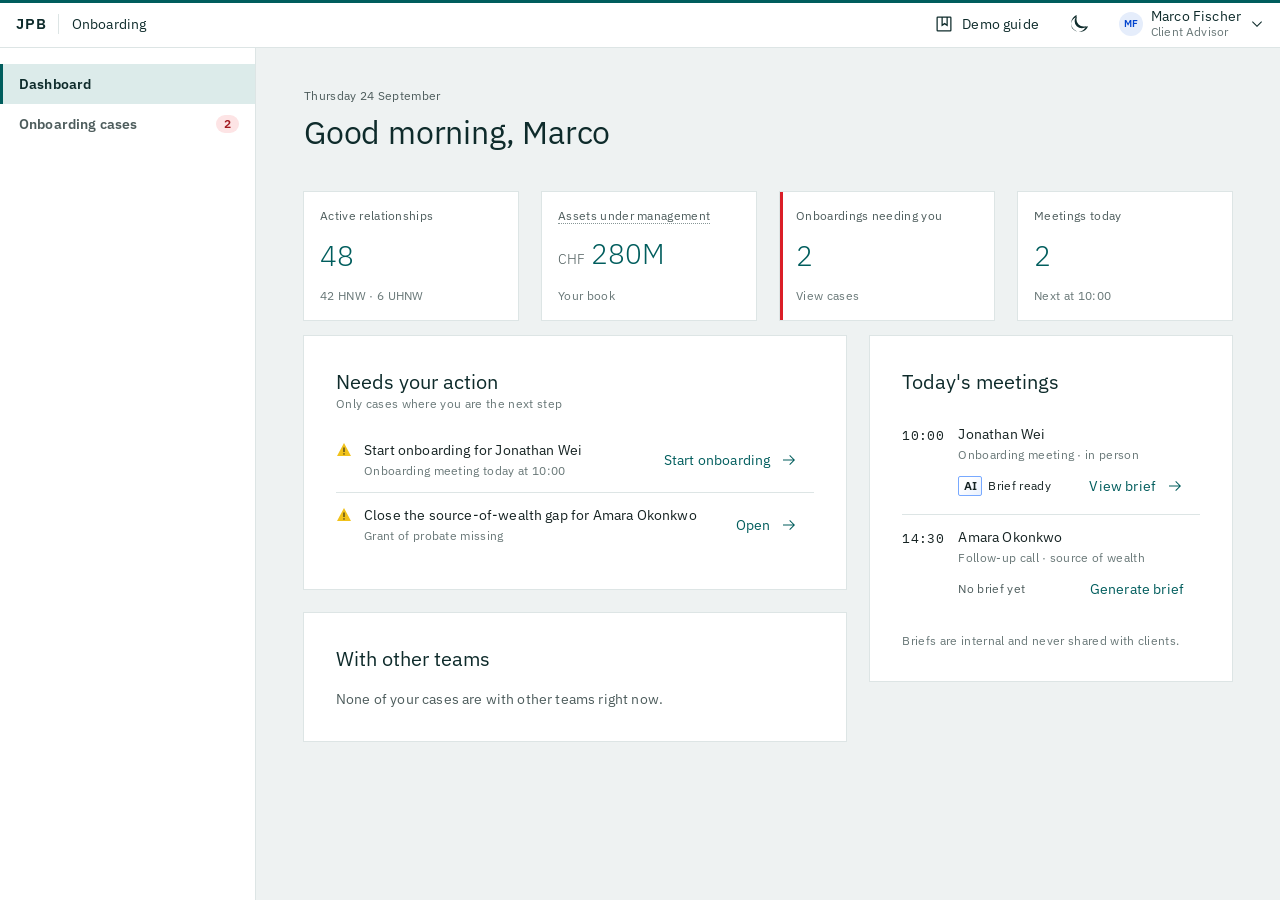
<file: prototypes/onboarding.html>
<!DOCTYPE html>
<html lang="en" data-skin="teal" data-theme="light">
<head>
<meta charset="utf-8">
<meta name="viewport" content="width=device-width, initial-scale=1, viewport-fit=cover">
<title>JPB Onboarding — Carbon prototype</title>
<link rel="preconnect" href="https://fonts.googleapis.com">
<link rel="preconnect" href="https://fonts.gstatic.com" crossorigin>
<link rel="stylesheet" href="https://fonts.googleapis.com/css2?family=IBM+Plex+Mono:wght@400&family=IBM+Plex+Sans:wght@300;400;600&display=swap">
<style>
/* ===== Carbon tokens: g10 (light) ===== */
:root{
  --brand:#12284a; --brand-hover:#1d3a66; --brand-active:#0a1830; --heading:#12284a;
  --bg:#f8f7f5; --layer:#ffffff; --layer-2:#f4f2ef; --layer-hover:#f2f0ec; --layer-selected:#ebe8e3; --layer-accent:#efede9;
  --field:#f4f2ef; --field-hover:#ebe8e3;
  --border-subtle:#e6e3de; --border-strong:#8c8a86; --border-interactive:#12284a;
  --text:#1b1d21; --text-2:#55595f; --text-helper:#6d7076; --text-placeholder:#a3a4a6; --text-disabled:#c2c1be; --text-on-color:#ffffff;
  --icon:#1b1d21; --icon-2:#55595f; --icon-inverse:#ffffff; --control:#12284a;
  --interactive:#0043ce; --link:#0043ce; --focus:#0f62fe; --focus-inset:#ffffff;
  --btn-primary:#12284a; --btn-primary-hover:#1d3a66; --btn-primary-active:#0a1830;
  --btn-secondary:#ffffff; --btn-secondary-text:#12284a; --btn-secondary-border:#c9c6c0; --btn-secondary-hover:#f2f0ec;
  --btn-danger:#da1e28; --btn-danger-hover:#b81921; --btn-disabled:#d8d6d2;
  --error:#da1e28; --success:#198038; --warning:#f1c21b; --info:#0043ce;
  --n-info:#f0f5ff; --n-success:#eefaf1; --n-warning:#fdf8e3; --n-error:#fff3f3;
  --overlay:rgba(18,40,74,.35); --shadow:0 2px 12px rgba(18,40,74,.14);
  --header-bg:#ffffff; --header-text:#12284a; --header-text-2:#6d7076; --header-hover:#f2f0ec; --header-active:#ffffff; --header-border:#e6e3de; --header-panel-hover:#f2f0ec;
  --ai-border:#78a9ff; --ai-tint:rgba(69,137,255,.12); --ai-fade:rgba(255,255,255,0); --ai-glow:rgba(69,137,255,.22);
  --t-blue-bg:#e5edfb; --t-blue:#0043ce; --t-green-bg:#dcf3e2; --t-green:#0e6027; --t-red-bg:#fde4e5; --t-red:#a2191f;
  --t-purple-bg:#eee6fb; --t-purple:#6929c4; --t-teal-bg:#d9f2f0; --t-teal:#005d5d; --t-cyan-bg:#e0f0fb; --t-cyan:#00539a;
  --t-gray-bg:#ebe8e3; --t-gray:#1b1d21; --t-warm-bg:#efe9e4; --t-warm:#3d3632; --t-yellow-bg:#fbf1c9; --t-yellow:#5c4600;
  --bar:#ebe8e3;
}

/* ===== Skins (light theme only; dark theme below overrides) ===== */
:root[data-skin="teal"]{
  --progress:#005d5d;
  --brand:#005d5d; --brand-hover:#004144; --brand-active:#022b30; --heading:#0e2b2b; --h-weight:400; --h3-weight:400; --h-track:-.2px;
  --bg:#eef2f2; --layer:#ffffff; --layer-2:#f2f5f5; --layer-hover:#eaf0f0; --layer-selected:#dcebea; --layer-accent:#e6eded;
  --field:#f2f5f5; --field-hover:#e6eded; --border-subtle:#dde5e5; --border-strong:#879696; --border-interactive:#005d5d;
  --text:#152222; --text-2:#4d5c5c; --text-helper:#687777; --icon:#152222; --icon-2:#4d5c5c; --control:#005d5d;
  --interactive:#0043ce; --link:#005d5d;
  --btn-primary:#005d5d; --btn-primary-hover:#004144; --btn-primary-active:#022b30;
  --btn-secondary:#ffffff; --btn-secondary-text:#005d5d; --btn-secondary-border:#9fb3b3; --btn-secondary-hover:#eaf0f0;
  --header-bg:#ffffff; --header-text:#0e2b2b; --header-text-2:#687777; --header-hover:#eaf0f0; --header-active:#ffffff; --header-border:#dde5e5; --header-panel-hover:#eaf0f0; --header-accent:#005d5d;
  --overlay:rgba(14,43,43,.4); --shadow:0 2px 10px rgba(14,43,43,.14); --bar:#dde5e5;
  --n-info:#eef4ff; --n-success:#e7f7ec; --n-warning:#fcf6dc; --n-error:#fff1f1;
  --t-gray-bg:#e2e9e9; --t-warm-bg:#e2e9e9; --t-warm:#152222;
}
@media (prefers-color-scheme: dark){ :root:not([data-theme="light"]){
  --brand:#3ddbd9; --progress:#08bdba; --h-weight:400; --h3-weight:400; --h-track:0; --header-accent:#08bdba; --brand-hover:#d0e2ff; --brand-active:#78a9ff; --heading:#f4f4f4;
  --bg:#161616; --layer:#232323; --layer-2:#303030; --layer-hover:#2e2e2e; --layer-selected:#353535; --layer-accent:#2c2c2c;
  --field:#303030; --field-hover:#3a3a3a;
  --border-subtle:#393939; --border-strong:#8d8d8d; --border-interactive:#08bdba;
  --text:#f4f4f4; --text-2:#c6c6c6; --text-helper:#a8a8a8; --text-placeholder:#6f6f6f; --text-disabled:#525252; --text-on-color:#ffffff;
  --icon:#f4f4f4; --icon-2:#c6c6c6; --icon-inverse:#161616; --control:#3ddbd9;
  --interactive:#78a9ff; --link:#3ddbd9; --focus:#ffffff; --focus-inset:#161616;
  --btn-primary:#007d79; --btn-primary-hover:#006b68; --btn-primary-active:#005d5d;
  --btn-secondary:transparent; --btn-secondary-text:#f4f4f4; --btn-secondary-border:#6f6f6f; --btn-secondary-hover:#2e2e2e;
  --btn-disabled:#3a3a3a;
  --error:#fa4d56; --success:#42be65; --warning:#f1c21b; --info:#78a9ff;
  --n-info:#232323; --n-success:#232323; --n-warning:#232323; --n-error:#232323;
  --overlay:rgba(0,0,0,.6); --shadow:0 2px 12px rgba(0,0,0,.6);
  --header-bg:#1c1c1c; --header-text:#f4f4f4; --header-text-2:#a8a8a8; --header-hover:#2e2e2e; --header-active:#232323; --header-border:#393939; --header-panel-hover:#2e2e2e;
  --ai-border:#4589ff; --ai-tint:rgba(69,137,255,.18); --ai-fade:rgba(35,35,35,0); --ai-glow:rgba(69,137,255,.3);
  --t-blue-bg:#0043ce; --t-blue:#d0e2ff; --t-green-bg:#0e6027; --t-green:#a7f0ba; --t-red-bg:#a2191f; --t-red:#ffd7d9;
  --t-purple-bg:#6929c4; --t-purple:#e8daff; --t-teal-bg:#005d5d; --t-teal:#9ef0f0; --t-cyan-bg:#00539a; --t-cyan:#bae6ff;
  --t-gray-bg:#474747; --t-gray:#f4f4f4; --t-warm-bg:#565151; --t-warm:#f7f3f2; --t-yellow-bg:#483700; --t-yellow:#fcf4d6;
  --bar:#393939;
} }
:root[data-theme="dark"]{
  --brand:#3ddbd9; --progress:#08bdba; --h-weight:400; --h3-weight:400; --h-track:0; --header-accent:#08bdba; --brand-hover:#d0e2ff; --brand-active:#78a9ff; --heading:#f4f4f4;
  --bg:#161616; --layer:#232323; --layer-2:#303030; --layer-hover:#2e2e2e; --layer-selected:#353535; --layer-accent:#2c2c2c;
  --field:#303030; --field-hover:#3a3a3a;
  --border-subtle:#393939; --border-strong:#8d8d8d; --border-interactive:#08bdba;
  --text:#f4f4f4; --text-2:#c6c6c6; --text-helper:#a8a8a8; --text-placeholder:#6f6f6f; --text-disabled:#525252; --text-on-color:#ffffff;
  --icon:#f4f4f4; --icon-2:#c6c6c6; --icon-inverse:#161616; --control:#3ddbd9;
  --interactive:#78a9ff; --link:#3ddbd9; --focus:#ffffff; --focus-inset:#161616;
  --btn-primary:#007d79; --btn-primary-hover:#006b68; --btn-primary-active:#005d5d;
  --btn-secondary:transparent; --btn-secondary-text:#f4f4f4; --btn-secondary-border:#6f6f6f; --btn-secondary-hover:#2e2e2e;
  --btn-disabled:#3a3a3a;
  --error:#fa4d56; --success:#42be65; --warning:#f1c21b; --info:#78a9ff;
  --n-info:#232323; --n-success:#232323; --n-warning:#232323; --n-error:#232323;
  --overlay:rgba(0,0,0,.6); --shadow:0 2px 12px rgba(0,0,0,.6);
  --header-bg:#1c1c1c; --header-text:#f4f4f4; --header-text-2:#a8a8a8; --header-hover:#2e2e2e; --header-active:#232323; --header-border:#393939; --header-panel-hover:#2e2e2e;
  --ai-border:#4589ff; --ai-tint:rgba(69,137,255,.18); --ai-fade:rgba(35,35,35,0); --ai-glow:rgba(69,137,255,.3);
  --t-blue-bg:#0043ce; --t-blue:#d0e2ff; --t-green-bg:#0e6027; --t-green:#a7f0ba; --t-red-bg:#a2191f; --t-red:#ffd7d9;
  --t-purple-bg:#6929c4; --t-purple:#e8daff; --t-teal-bg:#005d5d; --t-teal:#9ef0f0; --t-cyan-bg:#00539a; --t-cyan:#bae6ff;
  --t-gray-bg:#474747; --t-gray:#f4f4f4; --t-warm-bg:#565151; --t-warm:#f7f3f2; --t-yellow-bg:#483700; --t-yellow:#fcf4d6;
  --bar:#393939;
}


/* ===== Base ===== */
:root{ box-sizing:border-box; padding-top:env(safe-area-inset-top,0px); padding-bottom:env(safe-area-inset-bottom,0px); }
html{ scroll-padding-top:env(safe-area-inset-top,0px); }
*,*::before,*::after{ box-sizing:border-box; }
html,body{ height:100%; margin:0; }
body{ background:var(--bg); color:var(--text); font-family:'IBM Plex Sans','Helvetica Neue',Arial,sans-serif; font-size:14px; line-height:20px; letter-spacing:.16px; -webkit-font-smoothing:antialiased; }
button,input,select,textarea{ font:inherit; letter-spacing:inherit; color:inherit; }
button{ cursor:pointer; }
h1,h2,h3,h4,p{ margin:0; }
.mono{ font-family:'IBM Plex Mono','Menlo',monospace; font-size:13px; letter-spacing:.32px; }
a,.link{ color:var(--link); text-decoration:none; background:none; border:0; padding:0; cursor:pointer; }
a:hover,.link:hover{ text-decoration:underline; }
.link:focus-visible,a:focus-visible{ outline:1px solid var(--focus); outline-offset:1px; }
.sr{ position:absolute; width:1px; height:1px; overflow:hidden; clip:rect(0 0 0 0); white-space:nowrap; }
@media (prefers-reduced-motion:reduce){ *{ animation-duration:.01ms!important; transition-duration:.01ms!important; } }

/* type scale (Carbon productive) */
.h4{ font-size:32px; line-height:40px; font-weight:var(--h-weight,400); letter-spacing:var(--h-track,0); color:var(--heading); }
.h3{ font-size:20px; line-height:28px; font-weight:var(--h3-weight,400); letter-spacing:0; color:var(--heading); }
.h2{ font-size:16px; line-height:24px; font-weight:600; letter-spacing:0; }
.h1{ font-size:14px; line-height:18px; font-weight:600; letter-spacing:.16px; }
.label-01{ font-size:12px; line-height:16px; letter-spacing:.32px; color:var(--text-2); }
.helper{ font-size:12px; line-height:16px; letter-spacing:.32px; color:var(--text-helper); }
.t2{ color:var(--text-2); }
.num{ font-size:32px; line-height:40px; font-weight:300; letter-spacing:-.3px; color:var(--heading); }
.tile--stat .num{ color:var(--brand); font-size:clamp(24px,2.2vw,32px); white-space:nowrap; }
.num .unit{ font-size:14px; letter-spacing:.16px; color:var(--text-2); margin-right:6px; }

/* ===== Layout / UI shell ===== */
#app{ height:100%; display:flex; flex-direction:column; }
.header{ height:48px; flex:none; display:flex; align-items:stretch; background:var(--header-bg); color:var(--header-text); border-bottom:1px solid var(--header-border); box-shadow:inset 0 3px 0 var(--header-accent,transparent); position:relative; z-index:50; }
.header__menu{ width:48px; display:none; align-items:center; justify-content:center; background:none; border:0; color:var(--header-text); }
.header__menu:hover{ background:var(--header-hover); }
.header__name{ display:flex; align-items:center; padding:0 16px; font-size:14px; white-space:nowrap; color:var(--header-text); }
.header__name b{ font-weight:600; font-size:15px; letter-spacing:1.2px; margin-right:10px; padding-right:10px; border-right:1px solid var(--header-border); }
.header__spacer{ flex:1; }
.header__action{ display:flex; align-items:center; gap:8px; padding:0 14px; min-width:48px; justify-content:center; background:none; border:0; border-left:1px solid transparent; border-right:1px solid transparent; color:var(--header-text); font-size:14px; white-space:nowrap; }
.header__action:hover{ background:var(--header-hover); }
.header__action[aria-expanded="true"]{ background:var(--header-active); border-color:var(--header-border); }
.header__action:focus-visible,.header__menu:focus-visible{ outline:2px solid var(--focus); outline-offset:-2px; }
.header__who{ display:flex; flex-direction:column; align-items:flex-start; line-height:16px; }
.header__who small{ color:var(--header-text-2); font-size:12px; }
.avatar{ width:32px; height:32px; border-radius:50%; display:inline-flex; align-items:center; justify-content:center; font-size:12px; font-weight:600; flex:none; background:var(--t-blue-bg); color:var(--t-blue); }
.avatar--sm{ width:24px; height:24px; font-size:10px; }
.avatar--purple{ background:var(--t-purple-bg); color:var(--t-purple); }
.avatar--teal{ background:var(--t-teal-bg); color:var(--t-teal); }
.avatar--cyan{ background:var(--t-cyan-bg); color:var(--t-cyan); }

.panel{ position:absolute; top:48px; right:0; width:320px; background:var(--header-active); color:var(--header-text); border:1px solid var(--header-border); border-top:0; box-shadow:var(--shadow); z-index:60; }
.panel__title{ padding:16px 16px 8px; font-size:12px; color:var(--header-text-2); letter-spacing:.32px; }
.panel__item{ display:flex; align-items:center; gap:12px; width:100%; padding:12px 16px; background:none; border:0; color:var(--header-text); text-align:left; border-left:3px solid transparent; }
.panel__item:hover{ background:var(--header-panel-hover); }
.panel__item[aria-current="true"]{ border-left-color:var(--brand); background:var(--header-panel-hover); }
.panel__item:focus-visible{ outline:2px solid var(--focus); outline-offset:-2px; }
.panel__item small{ display:block; color:var(--header-text-2); font-size:12px; }

.body{ flex:1; min-height:0; display:flex; position:relative; }
.sidenav{ width:256px; flex:none; background:var(--layer); border-right:1px solid var(--border-subtle); padding:16px 0; overflow:auto; }
.sidenav__item{ display:flex; align-items:center; gap:12px; width:100%; height:40px; padding:0 16px; background:none; border:0; border-left:3px solid transparent; color:var(--text-2); font-weight:600; text-align:left; }
.sidenav__item:hover{ background:var(--layer-hover); color:var(--text); }
.sidenav__item[aria-current="page"]{ background:var(--layer-selected); color:var(--heading); border-left-color:var(--brand); }
.sidenav__item:focus-visible{ outline:2px solid var(--focus); outline-offset:-2px; }
.sidenav__item .count{ margin-left:auto; }
.sidenav__sep{ height:1px; background:var(--border-subtle); margin:16px; }
.sidenav__foot{ padding:0 16px; }
.main{ flex:1; min-width:0; overflow:auto; container-type:inline-size; }
.page{ padding:40px 48px; max-width:1312px; }
.page--narrow{ max-width:1056px; }
.page-head{ margin-bottom:40px; }
.page-head .h4{ margin-top:8px; }
.page-head p.t2{ margin-top:8px; max-width:640px; }
.page-head__row{ display:flex; gap:16px; align-items:flex-end; justify-content:space-between; flex-wrap:wrap; }
.crumbs{ font-size:14px; display:flex; gap:8px; align-items:center; color:var(--text-2); }
.crumbs .sep{ color:var(--text-2); }
.row{ display:flex; gap:8px; align-items:center; flex-wrap:wrap; }
.stack > * + *{ margin-top:24px; }
.stack-8 > * + *{ margin-top:8px; }
.stack-24 > * + *{ margin-top:24px; }
.stack-32 > * + *{ margin-top:32px; }
.grid{ display:grid; gap:24px; }
.grid-4{ grid-template-columns:repeat(4,minmax(0,1fr)); }
.grid-2{ grid-template-columns:repeat(2,minmax(0,1fr)); }
.split{ display:grid; grid-template-columns:minmax(0,2fr) minmax(0,1fr); gap:24px; align-items:start; }
.scrim{ display:none; }

@media (max-width:1055px){
  .header__menu{ display:flex; }
  .sidenav{ position:absolute; top:0; left:0; bottom:0; z-index:40; transform:translateX(-100%); transition:transform .11s cubic-bezier(.2,0,.38,.9); box-shadow:var(--shadow); }
  .sidenav.open{ transform:none; }
  .scrim.open{ display:block; position:absolute; inset:0; background:var(--overlay); z-index:39; }
  .split{ grid-template-columns:1fr; }
  .grid-4{ grid-template-columns:repeat(2,minmax(0,1fr)); }
}
@media (max-width:671px){
  .page{ padding:24px 16px; }
  .grid-2{ grid-template-columns:1fr; }
  .hide-sm{ display:none!important; }
  .header__name{ padding:0 8px; }
  .panel{ width:100%; }
}

/* ===== Tiles ===== */
.tile{ background:var(--layer); padding:16px; min-width:0; box-shadow:0 0 0 1px var(--border-subtle); }
.tile--pad{ padding:32px; }
.tile__head{ display:flex; align-items:flex-start; justify-content:space-between; gap:16px; margin-bottom:16px; }
.tile--stat{ min-height:128px; display:flex; flex-direction:column; justify-content:space-between; }
.tile--stat.is-alert{ box-shadow:inset 3px 0 0 var(--error), 0 0 0 1px var(--border-subtle); }
.tile-select{ display:block; width:100%; text-align:left; background:var(--layer); border:1px solid var(--border-subtle); padding:16px 48px 16px 16px; position:relative; min-height:96px; }
.tile-select:hover{ background:var(--layer-hover); }
.tile-select[aria-checked="true"]{ border-color:var(--brand); box-shadow:inset 0 0 0 1px var(--brand); }
.tile-select:focus-visible{ outline:2px solid var(--focus); outline-offset:-2px; }
.tile-select .tile-select__check{ position:absolute; top:16px; right:16px; width:16px; height:16px; border:1px solid var(--icon-2); border-radius:50%; }
.tile-select[aria-checked="true"] .tile-select__check{ border:0; background:var(--brand); display:flex; align-items:center; justify-content:center; color:var(--icon-inverse); }

/* ===== Buttons ===== */
.btn{ position:relative; display:inline-flex; align-items:center; justify-content:space-between; gap:16px; min-height:48px; padding:0 63px 0 15px; border:1px solid transparent; font-size:14px; line-height:18px; text-align:left; white-space:nowrap; text-decoration:none!important; }
.btn svg{ position:absolute; right:16px; }
.btn--md{ min-height:40px; }
.btn--sm{ min-height:32px; padding:0 59px 0 11px; }
.btn--sm svg{ right:12px; }
.btn--primary{ background:var(--btn-primary); color:#fff; }
.btn--primary:hover{ background:var(--btn-primary-hover); }
.btn--primary:active{ background:var(--btn-primary-active); }
.btn--secondary{ background:var(--btn-secondary); color:var(--btn-secondary-text); box-shadow:inset 0 0 0 1px var(--btn-secondary-border); }
.btn--secondary:hover{ background:var(--btn-secondary-hover); }
.btn--tertiary{ background:transparent; color:var(--brand); border-color:var(--brand); }
.btn--tertiary:hover{ background:var(--brand); color:var(--layer); border-color:var(--brand); }
.btn--danger{ background:var(--btn-danger); color:#fff; }
.btn--danger:hover{ background:var(--btn-danger-hover); }
.btn--ghost{ background:transparent; color:var(--link); padding:0 15px; }
.btn--ghost.has-icon{ padding-right:43px; }
.btn--ghost:hover{ background:var(--layer-hover); }
.btn--ghost-danger{ background:transparent; color:var(--error); padding:0 15px; }
.btn--ghost-danger:hover{ background:var(--btn-danger); color:#fff; }
.btn:focus-visible{ border-color:var(--focus); box-shadow:inset 0 0 0 1px var(--focus), inset 0 0 0 2px var(--focus-inset); outline:0; }
.btn:disabled,.btn[aria-disabled="true"]{ background:var(--btn-disabled); color:var(--text-on-color); border-color:transparent; cursor:not-allowed; }
.btn--ghost:disabled,.btn--tertiary:disabled{ background:transparent; color:var(--text-disabled); border-color:var(--text-disabled); }
.btn--ghost:disabled{ border-color:transparent; }
.btn-set{ display:flex; gap:1px; flex-wrap:wrap; }
.btn-set .btn{ min-width:0; }
.btn--full{ width:100%; }
.btn--icon{ padding:0; width:32px; min-height:32px; justify-content:center; background:transparent; color:var(--icon); border:0; }
.btn--icon svg{ position:static; }
.btn--icon:hover{ background:var(--layer-hover); }

/* ===== Tags ===== */
.tag{ display:inline-flex; align-items:center; gap:4px; min-height:24px; padding:0 8px; border-radius:24px; font-size:12px; line-height:16px; letter-spacing:.32px; white-space:nowrap; background:var(--t-gray-bg); color:var(--t-gray); vertical-align:middle; }
.tag--sm{ min-height:18px; }
.tag--blue{ background:var(--t-blue-bg); color:var(--t-blue); }
.tag--green{ background:var(--t-green-bg); color:var(--t-green); }
.tag--red{ background:var(--t-red-bg); color:var(--t-red); }
.tag--purple{ background:var(--t-purple-bg); color:var(--t-purple); }
.tag--teal{ background:var(--t-teal-bg); color:var(--t-teal); }
.tag--cyan{ background:var(--t-cyan-bg); color:var(--t-cyan); }
.tag--warm{ background:var(--t-warm-bg); color:var(--t-warm); }
.tag--yellow{ background:var(--t-yellow-bg); color:var(--t-yellow); }
.tag--action{ background:var(--brand); color:var(--layer); font-weight:600; }
.tag--action svg{ flex:none; }
.tag--outline{ background:transparent; box-shadow:inset 0 0 0 1px var(--border-strong); color:var(--text); }

/* ===== Forms ===== */
.field-wrap{ display:flex; flex-direction:column; }
.field-wrap > .label-01{ margin-bottom:8px; }
.input,.select,.textarea{ width:100%; background:var(--field); border:0; border-bottom:1px solid var(--border-strong); padding:0 16px; height:40px; font-size:14px; color:var(--text); border-radius:0; }
.textarea{ height:auto; min-height:112px; padding:11px 16px; resize:vertical; line-height:20px; }
.select{ appearance:none; padding-right:40px; background-image:url("data:image/svg+xml,%3Csvg xmlns='http://www.w3.org/2000/svg' width='16' height='16' viewBox='0 0 16 16'%3E%3Cpath fill='%23525252' d='M8 11L3 6l.7-.7L8 9.6l4.3-4.3.7.7z'/%3E%3C/svg%3E"); background-repeat:no-repeat; background-position:right 12px center; }
.input:hover,.select:hover,.textarea:hover{ background-color:var(--field-hover); }
.input:focus,.select:focus,.textarea:focus{ outline:2px solid var(--focus); outline-offset:-2px; }
.input[readonly]{ background:transparent; border-bottom-color:var(--border-subtle); }
.input::placeholder,.textarea::placeholder{ color:var(--text-placeholder); }
.invalid .input,.invalid .textarea{ outline:2px solid var(--error); outline-offset:-2px; }
.form-err{ display:flex; gap:4px; align-items:center; color:var(--error); font-size:12px; line-height:16px; letter-spacing:.32px; margin-top:8px; }
.form-err svg{ flex:none; }
.form-grid{ display:grid; grid-template-columns:repeat(2,minmax(0,1fr)); gap:24px 16px; }
@media (max-width:671px){ .form-grid{ grid-template-columns:1fr; } }

/* checkbox — per Carbon usage: label right of input, top-aligned when wrapping, whole label clickable */
fieldset{ border:0; margin:0; padding:0; min-width:0; }
legend{ padding:0; }
.cb-group > legend{ display:flex; align-items:center; gap:8px; font-size:12px; line-height:16px; letter-spacing:.32px; color:var(--text-2); margin-bottom:8px; }
.cb{ position:relative; display:flex; align-items:flex-start; gap:8px; padding:6px 0; cursor:pointer; font-size:14px; line-height:20px; }
.cb input{ position:absolute; opacity:0; width:16px; height:16px; margin:2px 0 0; cursor:pointer; }
.cb__box{ flex:none; width:16px; height:16px; margin-top:2px; border:1px solid var(--icon); border-radius:2px; background:transparent; display:flex; align-items:center; justify-content:center; }
.cb__box svg{ display:none; }
.cb input:checked + .cb__box,.cb input:indeterminate + .cb__box{ background:var(--control); border-color:var(--control); }
.cb input:checked + .cb__box .i-check{ display:block; color:var(--icon-inverse); }
.cb input:indeterminate + .cb__box .i-check{ display:none; }
.cb input:indeterminate + .cb__box .i-dash{ display:block; color:var(--icon-inverse); }
.cb input:focus-visible + .cb__box{ outline:2px solid var(--focus); outline-offset:1px; }
.cb input:disabled ~ *{ color:var(--text-disabled); border-color:var(--text-disabled); cursor:not-allowed; }
.cb__text{ min-width:0; }
.cb__text small{ display:block; color:var(--text-helper); font-size:12px; line-height:16px; letter-spacing:.32px; margin-top:2px; }
.cb-group .cb-children{ padding-left:24px; }
.cb-group.is-invalid .cb__box{ border-color:var(--error); }
.cb-group > .cb + .cb{ margin-top:2px; }

/* radio */
.rb{ position:relative; display:flex; align-items:flex-start; gap:8px; padding:6px 0; cursor:pointer; line-height:20px; }
.rb input{ position:absolute; opacity:0; width:18px; height:18px; margin:1px 0 0; cursor:pointer; }
.rb__dot{ flex:none; width:18px; height:18px; margin-top:1px; border:1px solid var(--icon); border-radius:50%; display:flex; align-items:center; justify-content:center; }
.rb input:checked + .rb__dot{ border-color:var(--control); }
.rb input:checked + .rb__dot::after{ content:""; width:8px; height:8px; border-radius:50%; background:var(--control); }
.rb input:focus-visible + .rb__dot{ outline:2px solid var(--focus); outline-offset:1px; }
.rb__text small{ display:block; color:var(--text-helper); font-size:12px; line-height:16px; letter-spacing:.32px; margin-top:2px; }
.rb-group.is-invalid .rb__dot{ border-color:var(--error); }

/* ===== Notifications ===== */
.notif{ --c:var(--info); display:flex; gap:12px; align-items:flex-start; padding:14px 16px 14px 13px; background:var(--n-info); border-left:3px solid var(--c); box-shadow:inset 0 0 0 1px color-mix(in srgb, var(--c) 35%, transparent); color:var(--text); }
.notif > svg{ flex:none; color:var(--c); margin-top:2px; }
.notif--success{ --c:var(--success); background:var(--n-success); }
.notif--warning{ --c:var(--warning); background:var(--n-warning); }
.notif--warning > svg{ color:var(--text); }
.notif--warning > svg .fill{ fill:var(--warning); }
.notif--error{ --c:var(--error); background:var(--n-error); }
.notif__title{ font-weight:600; }
.notif__body{ min-width:0; flex:1; }
.notif__body p + p{ margin-top:4px; }
.notif__actions{ margin-top:8px; display:flex; gap:8px; flex-wrap:wrap; }

.toasts{ position:fixed; top:calc(56px + env(safe-area-inset-top,0px)); right:16px; z-index:200; display:flex; flex-direction:column; gap:8px; width:min(360px, calc(100% - 32px)); }
.toast{ box-shadow:var(--shadow); animation:toastIn .24s cubic-bezier(0,0,.38,.9); }
.toast .helper{ margin-top:4px; display:block; }
@keyframes toastIn{ from{ opacity:0; transform:translateY(-8px);} to{ opacity:1; transform:none; } }

/* ===== Data table ===== */
.table-wrap{ background:var(--layer); box-shadow:0 0 0 1px var(--border-subtle); }
.table-toolbar{ display:flex; align-items:center; justify-content:space-between; gap:16px; padding:16px; flex-wrap:wrap; }
.table-toolbar .h3 + p{ margin-top:2px; }
.search{ position:relative; flex:1; max-width:320px; min-width:200px; }
.search svg{ position:absolute; left:16px; top:12px; color:var(--icon-2); }
.search .input{ padding-left:44px; background:var(--field); }
.table-scroll{ overflow-x:auto; }
table.dt{ width:100%; border-collapse:collapse; font-size:14px; }
.dt th{ background:var(--layer-accent); color:var(--text-2); height:48px; padding:0 16px; text-align:left; font-weight:600; white-space:nowrap; }
.dt td{ height:48px; padding:8px 16px; border-top:1px solid var(--border-subtle); vertical-align:middle; }
.dt tbody tr:hover td{ background:var(--layer-hover); }
.dt tr.is-interactive{ cursor:pointer; }
.dt .cell-sub{ display:block; color:var(--text-helper); font-size:12px; line-height:16px; letter-spacing:.32px; }
.dt td.num-cell{ font-variant-numeric:tabular-nums; }

/* ===== Structured list ===== */
.sl{ display:grid; grid-template-columns:minmax(120px,40%) 1fr; }
.sl > dt,.sl > dd{ margin:0; padding:12px 8px 12px 0; border-top:1px solid var(--border-subtle); }
.sl > dt{ color:var(--text-2); }
.sl > dd{ display:flex; gap:8px; align-items:flex-start; justify-content:space-between; flex-wrap:wrap; }
.sl--tight > dt,.sl--tight > dd{ padding:8px 8px 8px 0; }

/* ===== Tabs ===== */
.tabs{ display:flex; overflow-x:auto; margin-bottom:24px; }
.tab{ background:none; border:0; border-bottom:2px solid var(--border-subtle); padding:12px 16px 10px; color:var(--text-2); white-space:nowrap; }
.tab:hover{ color:var(--text); border-bottom-color:var(--border-strong); }
.tab[aria-selected="true"]{ color:var(--heading); font-weight:600; border-bottom-color:var(--brand); }
.tab:focus-visible{ outline:2px solid var(--focus); outline-offset:-2px; }

/* ===== Progress indicator ===== */
.pi{ display:flex; list-style:none; margin:0; padding:0; overflow-x:auto; }
.pi__step{ flex:1; min-width:120px; }
.pi__btn{ display:flex; align-items:flex-start; gap:8px; width:100%; background:none; border:0; border-top:1px solid var(--border-subtle); padding:8px 16px 8px 0; text-align:left; color:var(--text); cursor:default; }
.pi__step.is-complete .pi__btn,.pi__step.is-current .pi__btn{ border-top:1px solid var(--progress,var(--interactive)); box-shadow:inset 0 1px 0 var(--progress,var(--interactive)); }
.pi__step.is-complete .pi__btn,.pi__step.is-invalid .pi__btn{ cursor:pointer; }
.pi__step.is-invalid .pi__btn{ border-top:1px solid var(--progress,var(--interactive)); box-shadow:inset 0 1px 0 var(--progress,var(--interactive)); }
.pi__step.is-invalid .pi__btn:hover .pi__label{ color:var(--link); text-decoration:underline; }
.pi__step.is-invalid .pi__sub{ color:var(--text-2); }
.pi__step.is-complete .pi__btn:hover .pi__label{ color:var(--link); text-decoration:underline; }
.pi__btn:focus-visible{ outline:2px solid var(--focus); outline-offset:-2px; }
.pi__btn svg{ flex:none; margin-top:2px; color:var(--progress,var(--interactive)); }
.pi__step.is-upcoming .pi__btn svg{ color:var(--icon); }
.pi__step.is-invalid .pi__btn svg{ color:var(--text); }
.pi__label{ font-size:14px; line-height:20px; }
.pi__sub{ display:block; font-size:12px; line-height:16px; letter-spacing:.32px; color:var(--text-helper); }

/* vertical */
.vpi{ list-style:none; margin:0; padding:0; }
.vpi__step{ display:grid; grid-template-columns:16px 1fr auto; gap:0 12px; position:relative; padding-bottom:20px; }
.vpi__step:last-child{ padding-bottom:0; }
.vpi__step::before{ content:""; position:absolute; left:7.5px; top:22px; bottom:2px; width:1px; background:var(--border-subtle); }
.vpi__step:last-child::before{ display:none; }
.vpi__step.is-complete::before{ background:var(--progress,var(--interactive)); }
.vpi__icon{ margin-top:2px; color:var(--progress,var(--interactive)); }
.vpi__step.is-upcoming .vpi__icon{ color:var(--icon-2); }
.vpi__step.is-invalid .vpi__icon{ color:var(--error); }
.vpi__step.is-auto .vpi__icon{ color:var(--icon-2); }
.vpi__title{ font-size:14px; line-height:20px; }
.vpi__step.is-current .vpi__title{ font-weight:600; }
.vpi__meta{ display:block; font-size:12px; line-height:16px; letter-spacing:.32px; color:var(--text-helper); margin-top:2px; }
.vpi__aside{ font-size:12px; color:var(--text-helper); white-space:nowrap; padding-left:8px; }

/* ===== Modal ===== */
.modal-wrap{ position:fixed; inset:0; z-index:150; display:flex; align-items:center; justify-content:center; background:var(--overlay); padding:16px; }
.modal{ width:100%; max-width:640px; max-height:calc(100% - 32px); display:flex; flex-direction:column; background:var(--layer); box-shadow:var(--shadow); }
.modal.is-entering{ animation:modalIn .24s cubic-bezier(0,0,.3,1); }
.modal--sm{ max-width:480px; }
.modal--danger{ box-shadow:inset 0 3px 0 var(--error), var(--shadow); }
@keyframes modalIn{ from{ opacity:0; transform:translateY(24px);} to{ opacity:1; transform:none; } }
.modal__head{ padding:16px 64px 0 16px; position:relative; }
.modal__head .h3{ margin-top:4px; }
.modal__close{ position:absolute; top:0; right:0; width:48px; height:48px; background:none; border:0; display:flex; align-items:center; justify-content:center; color:var(--icon); }
.modal__close:hover{ background:var(--layer-hover); }
.modal__close:focus-visible{ outline:2px solid var(--focus); outline-offset:-2px; }
.modal__body{ padding:24px 16px 48px; overflow:auto; }
.modal__body > * + *{ margin-top:16px; }
.modal__foot{ display:grid; grid-auto-flow:column; grid-auto-columns:1fr; }
.modal__foot .btn{ min-height:64px; align-items:flex-start; padding-top:14px; }

/* ===== Side panel (demo guide, RFI) ===== */
.sidepanel{ position:absolute; top:0; right:0; bottom:0; width:440px; max-width:100%; background:var(--layer); border-left:1px solid var(--border-subtle); box-shadow:var(--shadow); z-index:45; display:flex; flex-direction:column; }
.sidepanel.is-entering{ animation:spIn .24s cubic-bezier(0,0,.3,1); }
@keyframes spIn{ from{ transform:translateX(24px); opacity:0;} to{ transform:none; opacity:1;} }
.sidepanel__head{ padding:24px 64px 16px 24px; position:relative; border-bottom:1px solid var(--border-subtle); }
.sidepanel__head p{ margin-top:8px; }
.sidepanel__body{ flex:1; overflow:auto; padding:24px; }
.sidepanel__foot{ display:grid; grid-auto-flow:column; grid-auto-columns:1fr; border-top:1px solid var(--border-subtle); }
.sidepanel__foot .btn{ min-height:64px; align-items:flex-start; padding-top:14px; }
.sp-scrim{ position:absolute; inset:0; z-index:44; background:var(--overlay); }
@media (min-width:1312px){ .sp-scrim.is-guide{ display:none; } .sidepanel--guide{ position:relative; flex:none; width:400px; box-shadow:none; z-index:1; } .sidepanel--guide.is-entering{ animation:none; } }

/* ===== AI presence (Carbon for AI) ===== */
.ai-label{ display:inline-flex; align-items:center; justify-content:center; height:20px; min-width:24px; padding:0 4px; font-size:12px; line-height:16px; font-weight:600; letter-spacing:.32px; color:var(--text); background:linear-gradient(135deg, var(--layer) 30%, var(--ai-tint)); border:1px solid var(--ai-border); border-radius:2px; cursor:pointer; vertical-align:middle; }
.ai-label:hover{ background:var(--ai-tint); }
.ai-label:focus-visible{ outline:2px solid var(--focus); outline-offset:1px; }
.ai-label--text{ gap:6px; padding:0 6px 0 4px; font-weight:400; }
.ai-label--text b{ font-weight:600; border-right:1px solid var(--ai-border); padding-right:6px; }
.ai-surface{ background:linear-gradient(0deg, var(--ai-tint) 0%, var(--ai-fade) 55%), var(--layer); box-shadow:inset 0 0 0 1px var(--ai-border), 0 4px 10px -6px var(--ai-glow); }
.ai-field{ background:linear-gradient(0deg, var(--ai-tint), var(--ai-fade) 70%), var(--field); border-bottom-color:var(--ai-border); }
.ai-pop{ position:fixed; z-index:180; width:320px; max-width:calc(100vw - 16px); padding:16px; background:linear-gradient(0deg, var(--ai-tint), var(--ai-fade) 60%), var(--layer); box-shadow:inset 0 0 0 1px var(--ai-border), var(--shadow); }
.ai-pop .h3{ margin:4px 0 8px; }
.ai-pop .sl{ margin-top:12px; }
.ai-pop__close{ position:absolute; top:4px; right:4px; }

/* ===== Definition tooltip ===== */
.deftip{ position:relative; border-bottom:1px dotted var(--border-strong); cursor:help; }
.deftip__pop{ display:none; position:absolute; top:calc(100% + 8px); left:0; z-index:30; width:240px; padding:8px 16px; background:#393939; color:#f4f4f4; font-size:14px; line-height:20px; box-shadow:var(--shadow); }
.deftip:hover .deftip__pop,.deftip:focus .deftip__pop{ display:block; }
.deftip:focus{ outline:1px solid var(--focus); }

/* ===== Misc ===== */
.loading{ display:inline-flex; align-items:center; gap:8px; color:var(--text-2); }
.spin{ width:16px; height:16px; animation:spin .69s linear infinite; }
.spin circle{ fill:none; stroke:var(--interactive); stroke-width:10; stroke-dasharray:276.46; stroke-dashoffset:207; }
@keyframes spin{ to{ transform:rotate(360deg);} }
.dropzone{ border:1px dashed var(--border-strong); padding:24px 16px; display:flex; flex-direction:column; align-items:flex-start; gap:12px; background:var(--layer); }
.bar{ height:8px; background:var(--bar); position:relative; flex:1; min-width:60px; }
.bar > span{ position:absolute; left:0; top:0; bottom:0; background:var(--brand); }
.factor{ display:grid; grid-template-columns:minmax(0,1.4fr) minmax(60px,1fr) 56px; gap:12px; align-items:center; padding:8px 0; border-top:1px solid var(--border-subtle); }
.factor .num-cell{ text-align:right; font-variant-numeric:tabular-nums; color:var(--text-2); }
.score{ display:flex; align-items:baseline; gap:4px; }
.score .num{ font-size:42px; line-height:50px; }
.checkrow{ display:flex; gap:8px; align-items:flex-start; padding:8px 0; border-top:1px solid var(--border-subtle); }
.checkrow:first-child{ border-top:0; }
.checkrow svg{ flex:none; margin-top:2px; }
.ok{ color:var(--success); } .bad{ color:var(--error); } .warn-i{ color:var(--text); } .warn-i .fill{ fill:var(--warning); }
.empty{ padding:48px 24px; text-align:left; }
.empty .h2{ margin-bottom:4px; }
.divider{ height:1px; background:var(--border-subtle); margin:24px 0; }
.kbd-hint{ font-size:12px; color:var(--text-helper); }
.log{ list-style:none; margin:0; padding:0; }
.log li{ display:grid; grid-template-columns:88px 1fr; gap:12px; padding:12px 0; border-top:1px solid var(--border-subtle); }
.log li:first-child{ border-top:0; }
.log time{ font-size:12px; color:var(--text-helper); line-height:20px; }
.who{ display:block; font-size:12px; color:var(--text-helper); line-height:16px; }

/* ===== Client (prospect) mobile frame ===== */
.client-stage{ flex:1; overflow:auto; display:flex; justify-content:center; align-items:flex-start; padding:32px 16px; background:var(--bg); }
.phone{ width:390px; max-width:100%; min-height:720px; background:var(--layer); display:flex; flex-direction:column; box-shadow:0 0 0 1px var(--border-subtle), var(--shadow); }
.phone__bar{ display:flex; align-items:center; justify-content:space-between; height:48px; padding:0 16px; border-bottom:1px solid var(--border-subtle); flex:none; }
.phone__bar b{ font-weight:600; letter-spacing:1.2px; margin-right:4px; }
.phone__body{ flex:1; padding:24px 16px; }
.phone__body > * + *{ margin-top:24px; }
.phone__foot{ position:sticky; bottom:0; flex:none; display:grid; grid-auto-flow:column; grid-auto-columns:1fr; background:var(--layer); }
.phone__foot .btn{ min-height:64px; align-items:flex-start; padding-top:14px; }
.phone .h4{ font-size:28px; }
.client-note{ max-width:260px; margin-left:32px; position:sticky; top:0; }
@media (max-width:767px){
  .client-stage{ padding:0; }
  .phone{ width:100%; min-height:100%; box-shadow:none; }
  .client-note{ display:none; }
}
.acct{ padding:16px; background:var(--layer-2); }
.acct .num{ font-size:32px; }

/* guide */
.guide-case + .guide-case{ margin-top:32px; }
.guide-case .h2{ margin-bottom:4px; }
.guide-case .vpi{ margin-top:16px; }
.guide-go{ margin-top:6px; }
.si{ display:inline-flex; align-items:flex-start; gap:6px; font-size:14px; line-height:20px; color:var(--text); }
.si > svg,.si > .si__muted{ flex:none; margin-top:2px; }
.si__muted{ color:var(--icon-2); display:inline-flex; }
.si--warn{ font-weight:600; }
.si__sub{ display:block; font-weight:400; font-size:12px; line-height:16px; letter-spacing:.32px; color:var(--text-2); margin-top:2px; }
.screen-sum{ display:flex; align-items:center; gap:8px; padding:12px 0 0; color:var(--text-2); font-size:12px; letter-spacing:.32px; flex-wrap:wrap; }
.disclosure{ display:inline-flex; align-items:center; gap:4px; background:none; border:0; padding:0; color:var(--link); font-size:14px; }
.disclosure svg{ transition:transform .11s; }
.disclosure[aria-expanded="true"] svg{ transform:rotate(180deg); }
.disclosure:hover{ text-decoration:underline; }
.disclosure:focus-visible{ outline:1px solid var(--focus); outline-offset:2px; }
.handoff{ display:flex; gap:24px; align-items:center; flex-wrap:wrap; box-shadow:none; background:var(--layer-2); }
.handoff__qr{ padding:12px; background:#ffffff; color:#161616; line-height:0; box-shadow:0 0 0 1px var(--border-subtle); }
.cswitch{ display:flex; }
.cswitch button{ flex:1; min-height:40px; padding:0 16px; background:transparent; border:1px solid var(--brand); color:var(--text); font-size:14px; }
.cswitch button + button{ margin-left:-1px; }
.cswitch button:hover{ background:var(--layer-hover); }
.cswitch button[aria-selected="true"]{ background:var(--brand); color:var(--layer); }
.cswitch button:focus-visible{ outline:2px solid var(--focus); outline-offset:-4px; }
.results{ display:flex; flex-direction:column; gap:8px; }
.results .tile-select{ min-height:0; }
.tile-select.is-static{ background:var(--layer-2); cursor:default; }
.tile-select.is-static:hover{ background:var(--layer-2); }

/* width-aware layouts (after base rules so they win) */
@container (max-width:860px){ .split{ grid-template-columns:1fr; } }
@container (max-width:760px){ .grid-4{ grid-template-columns:repeat(2,minmax(0,1fr)); } }

/* ===== Document scan animation ===== */
.scan{ display:flex; flex-direction:column; align-items:center; gap:20px; width:100%; padding:8px 0; }
.scan__frame{ position:relative; width:min(340px,100%); padding:14px; }
.scan__corner{ position:absolute; width:18px; height:18px; border:0 solid var(--brand); }
.scan__corner.tl{ top:0; left:0; border-top-width:2px; border-left-width:2px; }
.scan__corner.tr{ top:0; right:0; border-top-width:2px; border-right-width:2px; }
.scan__corner.bl{ bottom:0; left:0; border-bottom-width:2px; border-left-width:2px; }
.scan__corner.br{ bottom:0; right:0; border-bottom-width:2px; border-right-width:2px; }
.scan__doc{ position:relative; aspect-ratio:1.42; background:var(--layer); box-shadow:0 0 0 1px var(--border-subtle), var(--shadow); overflow:hidden; display:grid; grid-template-columns:28% 1fr; grid-template-rows:auto 1fr auto; gap:8px 12px; padding:12px; }
.scan__bar{ grid-column:1 / -1; display:flex; justify-content:space-between; align-items:center; }
.scan__bar i{ display:block; height:6px; background:var(--layer-accent); }
.scan__photo{ background:var(--layer-accent); position:relative; overflow:hidden; }
.scan__photo::after{ content:""; position:absolute; left:22%; right:22%; top:18%; aspect-ratio:1; border-radius:50%; background:var(--border-subtle); box-shadow:0 38px 0 12px var(--border-subtle); }
.scan__lines{ display:flex; flex-direction:column; gap:7px; padding-top:2px; }
.scan__lines i{ display:block; height:6px; background:var(--layer-accent); }
.scan__lines i:nth-child(odd){ height:4px; width:40%; background:var(--border-subtle); }
.scan__mrz{ grid-column:1 / -1; font-family:'IBM Plex Mono',monospace; font-size:9px; line-height:12px; letter-spacing:1.4px; color:var(--text-helper); white-space:nowrap; overflow:hidden; }
.scan__line{ position:absolute; left:0; right:0; top:4%; height:2px; background:var(--brand); box-shadow:0 0 10px 2px color-mix(in srgb, var(--brand) 55%, transparent); animation:scanY 1.1s ease-in-out infinite alternate; z-index:2; }
.scan__line::before,.scan__line::after{ content:""; position:absolute; left:0; right:0; height:28px; pointer-events:none; }
.scan__line::before{ bottom:2px; background:linear-gradient(to top, color-mix(in srgb, var(--brand) 16%, transparent), transparent); }
.scan__line::after{ top:2px; background:linear-gradient(to bottom, color-mix(in srgb, var(--brand) 10%, transparent), transparent); }
@keyframes scanY{ from{ top:4%; } to{ top:94%; } }
.scan__fields{ list-style:none; margin:0; padding:0; width:min(340px,100%); display:grid; grid-template-columns:1fr 1fr; gap:6px 16px; }
.scan__fields li{ display:flex; align-items:center; gap:8px; font-size:12px; line-height:16px; letter-spacing:.32px; color:var(--text-helper); animation:fieldDone .2s ease both; animation-delay:var(--d); }
@keyframes fieldDone{ from{ color:var(--text-helper); } to{ color:var(--text); } }
.scan__fields .ico{ position:relative; width:16px; height:16px; flex:none; }
.scan__fields .s-wait,.scan__fields .s-ok{ position:absolute; inset:0; display:flex; }
.scan__fields .s-ok{ animation:scanFadeIn .2s ease both; animation-delay:var(--d); }
.scan__fields .s-wait{ animation:scanFadeOut .15s ease both; animation-delay:var(--d); }
@keyframes scanFadeIn{ from{ opacity:0; transform:scale(.6);} to{ opacity:1; transform:none; } }
@keyframes scanFadeOut{ from{ opacity:1; } to{ opacity:0; } }
.scan__status{ display:flex; align-items:center; gap:8px; color:var(--text-2); }
@media (prefers-reduced-motion:reduce){ .scan__line{ animation:none; top:50%; } }
.scan-done{ animation:scanDone .4s cubic-bezier(0,0,.38,.9); }
@keyframes scanDone{ from{ opacity:0; transform:translateY(6px);} to{ opacity:1; transform:none; } }
.scan .spin circle{ stroke:var(--brand); }
h1[tabindex="-1"]:focus{ outline:none; }

/* dashboard list rows */
.list{ display:flex; flex-direction:column; }
.lrow{ display:grid; grid-template-columns:44px minmax(0,1fr) auto; gap:4px 12px; align-items:center; padding:12px 0; border-top:1px solid var(--border-subtle); }
.lrow:first-child{ border-top:0; }
.lrow__lead{ align-self:start; padding-top:2px; display:flex; }
.lrow__lead.mono{ font-size:13px; line-height:20px; }
.lrow__status{ margin-top:6px; font-size:12px; line-height:16px; letter-spacing:.32px; min-height:20px; display:flex; align-items:center; }
.lrow__action{ justify-self:end; }
.lrow__action .btn--ghost{ padding-right:15px; }
.lrow__action .btn--ghost.has-icon{ padding-right:43px; }
@media (max-width:480px){ .lrow{ grid-template-columns:44px minmax(0,1fr); } .lrow__action{ grid-column:2; justify-self:start; } .lrow__action .btn--ghost{ padding-left:0; } }
.lrow--icon{ grid-template-columns:16px minmax(0,1fr) auto; }
.lrow--meet{ grid-template-columns:44px minmax(0,1fr); }
.lrow__foot{ display:flex; align-items:center; justify-content:space-between; gap:8px; margin-top:6px; flex-wrap:wrap; }
.lrow__foot .lrow__status{ margin-top:0; }
.lrow__foot .lrow__action{ margin-left:auto; }
.split--dash{ grid-template-columns:minmax(0,3fr) minmax(0,2fr); }
@container (max-width:860px){ .split--dash{ grid-template-columns:1fr; } }

</style>
</head>
<body>
<div id="app"></div>
<div id="toasts" class="toasts" aria-live="polite"></div>
<div id="ai-layer"></div>
<script>
'use strict';
/* ---------- Icons (Carbon-style, 16px unless noted) ---------- */
const P = {
  check:'<path d="M6.5 11.3 3 7.8l.7-.7 2.8 2.8 5.8-5.8.7.7z"/>',
  dash:'<path d="M4 7.5h8v1H4z"/>',
  close:'<path d="M12 4.7 11.3 4 8 7.3 4.7 4 4 4.7 7.3 8 4 11.3l.7.7L8 8.7l3.3 3.3.7-.7L8.7 8z"/>',
  chevDown:'<path d="M8 11 3 6l.7-.7L8 9.6l4.3-4.3.7.7z"/>',
  arrow:'<path d="m9 3-.7.7 3.8 3.8H2v1h10.1l-3.8 3.8.7.7 5-5z"/>',
  menu:'<path d="M2 12h16v1.3H2zM2 7.3h16v1.3H2zM2 2.7h16V4H2z"/>',
  search:'<path d="m15 14.3-3.8-3.8a5.5 5.5 0 1 0-.7.7l3.8 3.8zM2 6.5A4.5 4.5 0 1 1 6.5 11 4.5 4.5 0 0 1 2 6.5"/>',
  info:'<path d="M8.5 11V6.5h-2v1h1V11H6v1h4v-1zM8 3.5a.75.75 0 1 0 .75.75A.75.75 0 0 0 8 3.5"/><path d="M8 15a7 7 0 1 1 7-7 7 7 0 0 1-7 7m0-13a6 6 0 1 0 6 6 6 6 0 0 0-6-6"/>',
  guide:'<path d="M13 2H3a1 1 0 0 0-1 1v10a1 1 0 0 0 1 1h10a1 1 0 0 0 1-1V3a1 1 0 0 0-1-1m-3 1v5l-1.5-1L7 8V3zM3 13V3h3v7l2.5-1.7L11 10V3h2v10z"/>',
  user:'<path d="M8 2a3 3 0 1 1-3 3 3 3 0 0 1 3-3m0-1a4 4 0 1 0 4 4 4 4 0 0 0-4-4m5 14h-1v-2.5A2.5 2.5 0 0 0 9.5 10h-3A2.5 2.5 0 0 0 4 12.5V15H3v-2.5A3.5 3.5 0 0 1 6.5 9h3a3.5 3.5 0 0 1 3.5 3.5z"/>',
  doc:'<path d="m12.9 4.6-3.5-3.5A.5.5 0 0 0 9 1H4a1 1 0 0 0-1 1v12a1 1 0 0 0 1 1h8a1 1 0 0 0 1-1V5a.5.5 0 0 0-.1-.4M9 2.2 11.8 5H9zM12 14H4V2h4v3a1 1 0 0 0 1 1h3z"/><path d="M5 11h6v1H5zm0-3h6v1H5z"/>',
  upload:'<path d="m3 9 .7.7L7.5 5.9V15h1V5.9l3.8 3.8.7-.7-5-5z"/><path d="M3 4V2h10v2h1V2a1 1 0 0 0-1-1H3a1 1 0 0 0-1 1v2z"/>',
  scan:'<path d="M2 5V2h3v1H3v2zm12 0V3h-2V2h3v3zM5 14H2v-3h1v2h2zm9-3v3h-3v-1h2v-2zM4 7.5h8v1H4z"/>',
  reset:'<path d="M9 14a5 5 0 1 0-5-5v3.1l-1.8-1.8-.7.7 3 3 3-3-.7-.7L5 12.1V9a4 4 0 1 1 4 4z"/>',
  time:'<path d="M8 15a7 7 0 1 1 7-7 7 7 0 0 1-7 7M8 2a6 6 0 1 0 6 6 6 6 0 0 0-6-6"/><path d="M10.3 11 7.5 8.3V3.5h1v4.4l2.5 2.4z"/>',
  lock:'<path d="M12 7h-1V4a3 3 0 0 0-6 0v3H4a1 1 0 0 0-1 1v6a1 1 0 0 0 1 1h8a1 1 0 0 0 1-1V8a1 1 0 0 0-1-1M6 4a2 2 0 0 1 4 0v3H6zm6 10H4V8h8z"/>',
  edit:'<path d="M1 13h14v1H1zM12.7 4.5a1 1 0 0 0 0-1.4l-1.8-1.8a1 1 0 0 0-1.4 0L2 8.8V12h3.2zm-2.5-2.5L12 3.8l-1.5 1.5-1.8-1.8zM3 11V9.2l5-5L9.8 6l-5 5z"/>',
  video:'<path d="M11 13H2a1 1 0 0 1-1-1V4a1 1 0 0 1 1-1h9a1 1 0 0 1 1 1v2l3-2.2v8.4L12 10v2a1 1 0 0 1-1 1M2 4v8h9V9l3 2.1V5l-3 2.1V4z"/>',
  add:'<path d="M8.5 7.5V3h-1v4.5H3v1h4.5V13h1V8.5H13v-1z"/>',
  moon:'<path d="M6.4 2.4a5.6 5.6 0 0 0 7.2 7.2A6 6 0 1 1 6.4 2.4M5.6 1A7 7 0 1 0 15 10.4a.5.5 0 0 0-.7-.6A4.6 4.6 0 0 1 6.2 1.7a.5.5 0 0 0-.6-.7"/>',
  sun:'<path d="M7.5 1h1v2h-1zm0 12h1v2h-1zM1 7.5h2v1H1zm12 0h2v1h-2zM3 3.7l.7-.7 1.4 1.4-.7.7zm7.9 7.9.7-.7 1.4 1.4-.7.7zM3 12.3l1.4-1.4.7.7-1.4 1.4zm7.9-7.9 1.4-1.4.7.7-1.4 1.4zM8 5a3 3 0 1 1-3 3 3 3 0 0 1 3-3m0-1a4 4 0 1 0 4 4 4 4 0 0 0-4-4"/>',
  building:'<path d="M14 14V2a1 1 0 0 0-1-1H3a1 1 0 0 0-1 1v12H1v1h14v-1zM3 2h10v12h-3v-3H6v3H3zm4 12v-2h2v2z"/><path d="M5 4h1v1H5zm2.5 0h1v1h-1zM10 4h1v1h-1zM5 6.5h1v1H5zm2.5 0h1v1h-1zm2.5 0h1v1h-1zM5 9h1v1H5zm2.5 0h1v1h-1zM10 9h1v1h-1z"/>'
};
function ic(name, size=16, cls=''){ return `<svg class="${cls}" width="${size}" height="${size}" viewBox="0 0 16 16" fill="currentColor" aria-hidden="true" focusable="false">${P[name]||''}</svg>`; }
// Filled status icons (20/16)
function stat(kind, size=16){
  const s = `width="${size}" height="${size}" viewBox="0 0 16 16" aria-hidden="true" focusable="false"`;
  if(kind==='success') return `<svg ${s} class="ok"><circle cx="8" cy="8" r="7" fill="currentColor"/><path d="M7 10.6 4.7 8.3l.7-.7L7 9.2l3.6-3.6.7.7z" fill="#fff"/></svg>`;
  if(kind==='error') return `<svg ${s} class="bad"><circle cx="8" cy="8" r="7" fill="currentColor"/><path d="M10.7 11.4 8 8.7l-2.7 2.7-.7-.7L7.3 8 4.6 5.3l.7-.7L8 7.3l2.7-2.7.7.7L8.7 8l2.7 2.7z" fill="#fff"/></svg>`;
  if(kind==='warning') return `<svg ${s} class="warn-i"><path class="fill" d="M8 1 15 14H1z" fill="#f1c21b"/><path d="M7.5 5.5h1v4.5h-1zM8 11.2a.7.7 0 1 0 .7.7.7.7 0 0 0-.7-.7" fill="#161616"/></svg>`;
  if(kind==='info') return `<svg ${s}><circle cx="8" cy="8" r="7" fill="currentColor"/><path d="M8.5 11V6.5h-2v1h1V11H6v1h4v-1zM8 3.6a.75.75 0 1 0 .75.75A.75.75 0 0 0 8 3.6" fill="#fff"/></svg>`;
  // progress indicator states
  if(kind==='complete') return `<svg ${s} fill="currentColor"><path d="M7 10.6 4.7 8.3l.7-.7L7 9.2l3.6-3.6.7.7z"/><path d="M8 15a7 7 0 1 1 7-7 7 7 0 0 1-7 7M8 2a6 6 0 1 0 6 6 6 6 0 0 0-6-6"/></svg>`;
  if(kind==='current') return `<svg ${s} fill="currentColor"><path d="M8 15a7 7 0 1 1 7-7 7 7 0 0 1-7 7M8 2a6 6 0 1 0 6 6 6 6 0 0 0-6-6"/><path d="M8 4a4 4 0 0 1 0 8z"/></svg>`;
  if(kind==='upcoming') return `<svg ${s} fill="currentColor"><path d="M8 15a7 7 0 1 1 7-7 7 7 0 0 1-7 7M8 2a6 6 0 1 0 6 6 6 6 0 0 0-6-6"/></svg>`;
  if(kind==='invalid') return `<svg ${s} fill="currentColor"><path d="M8 15a7 7 0 1 1 7-7 7 7 0 0 1-7 7M8 2a6 6 0 1 0 6 6 6 6 0 0 0-6-6"/><path d="M7.5 4.5h1v4.5h-1zM8 10.3a.7.7 0 1 0 .7.7.7.7 0 0 0-.7-.7"/></svg>`;
  if(kind==='auto') return `<svg ${s} fill="currentColor"><path d="M8 15a7 7 0 1 1 7-7 7 7 0 0 1-7 7M8 2a6 6 0 1 0 6 6 6 6 0 0 0-6-6"/><circle cx="8" cy="8" r="2"/></svg>`;
  return '';
}
const spinner = (label='Loading') => `<span class="loading" role="status"><svg class="spin" viewBox="0 0 100 100" aria-hidden="true"><circle cx="50%" cy="50%" r="44"/></svg><span>${label}</span></span>`;
const esc = s => String(s ?? '').replace(/[&<>"']/g, c => ({'&':'&amp;','<':'&lt;','>':'&gt;','"':'&quot;',"'":'&#39;'}[c]));

/* ---------- Dates: the demo runs from Thursday 24 Sep 2026 (D0) ---------- */
const D0 = new Date(2026, 8, 24);
// D-numbers are business days, so no step lands on a weekend
function dayDate(n){
  const d = new Date(D0); let k = Math.abs(n); const s = n<0?-1:1;
  while(k>0){ d.setDate(d.getDate()+s); const w=d.getDay(); if(w!==0 && w!==6) k--; }
  return d.toLocaleDateString('en-GB',{day:'numeric', month:'short'});
}

/* ---------- Personas ---------- */
const PERSONAS = {
  advisor:   { name:'Marco Fischer',   role:'Client Advisor',        init:'MF', av:'' },
  prospect:  { name:'Jonathan Wei',    role:'Prospect',              init:'JW', av:'avatar--purple' },
  ddo:       { name:'Nathalie Morel',  role:'Due Diligence Officer', init:'NM', av:'avatar--teal' },
  specialist:{ name:'Sophie Brunner',  role:'Onboarding Specialist', init:'SB', av:'avatar--cyan' }
};

/* ---------- Stages: one vocabulary for every actor ---------- */
const STAGES = {
  prospect:   { label:'Not started',               tag:'gray',   owner:'Advisor' },
  intake:     { label:'Intake in progress',        tag:'blue',   owner:'Advisor' },
  action:     { label:'Needs advisor action',      tag:'red',    owner:'Advisor' },
  client:     { label:'Awaiting client confirmation', tag:'purple', owner:'Client' },
  edd:        { label:'In EDD review',             tag:'teal',   owner:'Due Diligence' },
  rfi:        { label:'Information requested',     tag:'red',    owner:'Advisor' },
  formalities:{ label:'In formalities',            tag:'cyan',   owner:'Client Onboarding' },
  signing:    { label:'Awaiting signature',        tag:'purple', owner:'Client' },
  restricted: { label:'Opened, access pending',    tag:'warm',   owner:'Core Banking' },
  live:       { label:'Live',                      tag:'green',  owner:'—' },
  declined:   { label:'Declined',                  tag:'gray',   owner:'—' }
};
/* Stage colour is relative to the viewer: filled when it's their turn, neutral when someone else is working on it */
const STAGE_ACTOR = { prospect:'advisor', intake:'advisor', action:'advisor', rfi:'advisor', client:'prospect', signing:'prospect', edd:'ddo', formalities:'specialist', restricted:'system', live:'done', declined:'stopped' };
function stageTag(st){
  const who = STAGE_ACTOR[st];
  const cls = who==='done' ? 'green' : who==='stopped' ? 'outline' : who===S.persona ? 'action' : 'gray';
  return `<span class="tag tag--${cls}">${who===S.persona?`${ic('arrow',12)} `:''}${STAGES[st].label}</span>`;
}

const JOURNEY = [
  { key:'intake',  title:'Advisor intake',        who:'Marco Fischer' },
  { key:'client',  title:'Client verification',   who:'Jonathan Wei · JPB app' },
  { key:'edd',     title:'EDD review',            who:'Due Diligence' },
  { key:'chain',   title:'Approval chain (13 more)', who:'Sign-offs 2 to 14', auto:true },
  { key:'formal',  title:'Formalities',           who:'Client Onboarding' },
  { key:'sign',    title:'Signing',               who:'Jonathan Wei' },
  { key:'open',    title:'Account opening',       who:'Automatic', auto:true },
  { key:'access',  title:'Access activated',      who:'After overnight verification', auto:true }
];
function journeyIndex(c){
  return { prospect:0, intake:0, action:0, client:1, edd:2, rfi:2, formalities:4, signing:5, restricted:7, live:8, declined:2 }[c.stage];
}

/* ---------- Case data ---------- */
function freshCases(){
  return {
    'KYC-20291': {
      id:'KYC-20291', name:'Jonathan Wei', first:'Jonathan', init:'JW', loc:'Singapore', seg:'HNW', assets:'SGD 14M',
      type:'Enhanced', typeWhy:'Cross-border HNW above the EDD asset threshold',
      stage:'prospect', step:1, day:0, interactive:true, prospectId:'P-4471',
      dob:'12 Mar 1975', nat:'Singaporean', passport:'K••••431', expiry:'30 Jun 2031',
      dup:null, dupChecked:false, copy:'idle', fieldsChecked:false, verify:null, verifyStatus:null, handoff:null, email:null, pep:'idle',
      sow:'Sold his software company.', sowAi:false, sowAiText:'', sowEdited:false,
      docs:[ {id:'spa', name:'Share purchase agreement', status:'missing', file:'SPA_Lumen-Data_2022.pdf'},
             {id:'acra', name:'Company registry record (ACRA)', status:'missing', file:'ACRA_extract_201534871K.pdf'} ],
      fav:null, products:{ current:false, cards:false, fx:false, custody:false, advisory:false },
      reviewed:false, clientConfirmed:false, triedContinue:{},
      score:87, factors:[
        ['Identity verified (passport chip and selfie)',20,20],['PEP and sanctions screening clear',20,20],
        ['Source of wealth corroborated',25,30],['Simple ownership structure',15,15],
        ['Adverse media: 1 settled dispute',5,10],['Cross-border booking',2,5]],
      adverse:'One 2019 commercial dispute with a former supplier, settled in 2020. Not related to financial crime.',
      pepRows:[['PEP lists','No match','none',''],['Sanctions lists','No match','none','SECO, UN, EU, OFAC'],['Adverse media','Potential match','warn','2019 commercial dispute, settled 2020. Review in EDD.']],
      rfi:[], comment:null, commentEdited:false,
      formal:'ready', exc:'open', formalReviewed:false,
      idMethod:null, idDone:false, signAgree:false,
      log:[]
    },
    'KYC-20288': {
      id:'KYC-20288', name:'Amara Okonkwo', first:'Amara', init:'AO', loc:'London', seg:'UHNW', assets:'GBP 41M',
      type:'Enhanced', typeWhy:'UHNW with inherited wealth held partly via family trust',
      stage:'action', step:3, maxStep:3, day:0, interactive:true, prospectId:'P-4388',
      dob:'2 Nov 1981', nat:'British', passport:'5••••982', expiry:'14 Feb 2030',
      dup:'reused', dupChecked:true, copy:'done', fieldsChecked:true, verify:'person', verifyStatus:'verified', handoff:null, email:'allowed', pep:'done',
      sow:'Inheritance from her late father.', sowAi:false, sowAiText:'', sowEdited:false,
      docs:[ {id:'bank', name:'Bank statement showing transfer', status:'verified', file:'Statement_Mar2022.pdf'},
             {id:'probate', name:'Grant of probate', status:'missing', file:'Grant_of_probate_2021.pdf'} ],
      fav:'balanced', products:{ current:true, cards:true, fx:false, custody:true, advisory:false },
      reviewed:false, clientConfirmed:true, triedContinue:{},
      score:72, factors:[
        ['Identity verified in person',20,20],['PEP and sanctions screening clear',20,20],
        ['Source of wealth corroborated',12,30],['Ownership via family trust',5,15],
        ['No adverse media',10,10],['UK residence',5,5]],
      adverse:'No adverse media found.',
      pepRows:[['PEP lists','No match','none',''],['Sanctions lists','No match','none','SECO, UN, EU, OFAC'],['Adverse media','No match','none','']],
      rfi:[], comment:null, commentEdited:false,
      formal:'ready', exc:'open', formalReviewed:false,
      idMethod:null, idDone:false, signAgree:false,
      log:[ {d:-2, t:'14:10', who:'Marco Fischer', what:'Started onboarding'},
            {d:-1, t:'16:02', who:'EDD assistant', what:'Source-of-wealth check found a gap: inheritance evidence missing'},
            {d:-1, t:'16:05', who:'Amara Okonkwo', what:'Confirmed details and consents'} ]
    }
  };
}
// Background cases (not interactive) keep queues realistic
const BACKGROUND = [
  { id:'KYC-20284', name:'Henrik Sørensen', loc:'Copenhagen', seg:'HNW', stage:'formalities', days:3, with:'Client Onboarding', next:'Document package in preparation' },
  { id:'KYC-20279', name:'Priya Natarajan', loc:'Dubai', seg:'UHNW', stage:'signing', days:5, with:'Client', next:'Video identification booked 25 Sep' },
  { id:'KYC-20268', name:'Sofia Bianchi', loc:'Milan', seg:'HNW', stage:'restricted', days:6, with:'Core Banking', next:'Access expected 25 Sep' },
  { id:'KYC-20271', name:'Lucas Moreau', loc:'Geneva', seg:'HNW', stage:'live', days:9, with:'—', next:'Welcome call done' }
];
const BG_DDO = [
  { id:'KYC-20275', name:'Tomás Herrera', loc:'Madrid', seg:'HNW', received:'23 Sep', score:81, who:'Assigned to F. Keller' },
  { id:'KYC-20262', name:'Mei Tanaka', loc:'Tokyo', seg:'UHNW', received:'21 Sep', score:77, who:'Sign-off 6 of 14' }
];

/* ---------- App state ---------- */
const S = {
  persona:'advisor', view:'dashboard', caseId:null, tab:'overview',
  navOpen:false, switcher:false, guide: false, guideCase:'KYC-20291',
  cases: freshCases(), modal:null, panel:null, toasts:[], briefs:{ m1:'ready', m2:'idle' },
  clientStep:0, clientActivated:false, clientData:{ consent:{data:false, esign:false, terms:false}, sowOk:false, exp:'', obj:'', horizon:'' }, clientTried:{},
  aiPop:null, search:''
};
const C = id => S.cases[id];
const wei = () => C('KYC-20291');

function toast(kind, title, sub){
  const id = Math.random().toString(36).slice(2);
  S.toasts.push({ id, kind, title, sub });
  renderToasts();
  setTimeout(()=>{ S.toasts = S.toasts.filter(t=>t.id!==id); renderToasts(); }, 5200);
}
function logIt(c, who, what, t){ c.log.push({ d:c.day, t: t || nowTime(), who, what }); }
let _clock = 9*60+2;
function nowTime(){ _clock += 7; const h = Math.floor(_clock/60)%24, m=_clock%60; return `${String(h).padStart(2,'0')}:${String(m).padStart(2,'0')}`; }

/* ---------- Prospect directory (CA Portal) ---------- */
const PROSPECTS = [
  { id:'P-4471', name:'Jonathan Wei',   loc:'Singapore',       seg:'HNW',  dob:'12 Mar 1975', src:'Referral from an existing client', caseId:'KYC-20291' },
  { id:'P-4388', name:'Amara Okonkwo',  loc:'United Kingdom',  seg:'UHNW', dob:'2 Nov 1981',  src:'Referral from a lawyer',            caseId:'KYC-20288' },
  { id:'P-4519', name:'Elena Rossi',    loc:'Italy',           seg:'HNW',  dob:'8 Jul 1969',  src:'Client event, Milan' },
  { id:'P-4533', name:'David Chen',     loc:'Hong Kong',       seg:'UHNW', dob:'21 Jan 1978', src:'Introduced by an intermediary' },
  { id:'P-4540', name:'Johanna Weiss',  loc:'Germany',         seg:'HNW',  dob:'30 Sep 1983', src:'Website enquiry' }
];
const COUNTRIES = {
  'Switzerland':['Swiss','CHE','CHF'], 'Germany':['German','DEU','EUR'], 'Italy':['Italian','ITA','EUR'], 'United Kingdom':['British','GBR','GBP'],
  'Singapore':['Singaporean','SGP','SGD'], 'Hong Kong':['Chinese (Hong Kong)','HKG','HKD'], 'United Arab Emirates':['Emirati','ARE','AED'], 'United States':['American','USA','USD']
};
let _nextCase = 20302, _nextProspect = 4551;
function caseFromProspect(p){
  const [nat, , cur] = COUNTRIES[p.loc] || ['—','XXX','CHF'];
  const id = 'KYC-' + (_nextCase++);
  const amt = p.seg==='UHNW' ? 35 : 8;
  const first = p.name.split(' ')[0];
  const init = p.name.split(' ').map(x=>x[0]).join('').slice(0,2).toUpperCase();
  SOW_AI_TEXT[id] = `Proceeds from the 2023 sale of a family business, of which approx. ${cur} ${amt-1}M was received, evidenced by the sale agreement and the bank statement showing the proceeds. The remaining ${cur} 1M comes from salary and savings.`;
  p.caseId = id;
  return {
    id, name:p.name, first, init, loc:p.loc, seg:p.seg, assets:`${cur} ${amt}M`, prospectId:p.id,
    type:'Enhanced', typeWhy: p.seg==='UHNW' ? 'UHNW relationship' : 'Assets above the EDD threshold',
    stage:'intake', step:1, day:0, interactive:true,
    dob:p.dob, nat, passport:'X••••' + String(100+Math.floor(Math.random()*899)), expiry:'2032',
    dup:'reused', dupChecked:true, copy:'idle', fieldsChecked:false, verify:null, verifyStatus:null, handoff:null, email:null, pep:'idle',
    sow:'', sowAi:false, sowAiText:'', sowEdited:false,
    docs:[ {id:'sale', name:'Sale agreement', status:'missing', file:'Sale_agreement_2023.pdf'},
           {id:'bank', name:'Bank statement showing proceeds', status:'missing', file:'Bank_statement_2023.pdf'} ],
    fav:null, products:{ current:false, cards:false, fx:false, custody:false, advisory:false },
    reviewed:false, clientConfirmed:false, triedContinue:{},
    score:84, factors:[['Identity verified in person',20,20],['PEP and sanctions screening clear',20,20],['Source of wealth corroborated',24,30],['Simple ownership structure',15,15],['No adverse media',5,10],['Residence',0,5]],
    adverse:'No adverse media found.', pepRows:[['PEP lists','No match','none',''],['Sanctions lists','No match','none','SECO, UN, EU, OFAC'],['Adverse media','No match','none','']],
    rfi:[], comment:null, commentEdited:false, formal:'ready', exc:'open', formalReviewed:false, idMethod:null, idDone:false, signAgree:false,
    log:[], generic:true
  };
}

/* ---------- Identity helpers ---------- */
function verifyText(c){
  if(c.verifyStatus==='verified') return c.verify==='app' ? 'identity verified in the JPB app' : 'identity verified in person';
  if(c.verify==='app') return 'identity to be verified in the JPB app';
  if(c.verify==='person') return 'identity verification in progress';
  return 'identity not verified';
}
function qrSvg(size=132){
  const n=25, cell=size/n; let r='';
  let seed=7; const rnd=()=>{ seed=(seed*9301+49297)%233280; return seed/233280; };
  const finder=(x,y)=>x<7&&y<7||x>=n-7&&y<7||x<7&&y>=n-7;
  for(let y=0;y<n;y++) for(let x=0;x<n;x++){
    let on;
    if(finder(x,y)){ const fx=x<7?x:x-(n-7), fy=y<7?y:y-(n-7); on = fx===0||fx===6||fy===0||fy===6||(fx>=2&&fx<=4&&fy>=2&&fy<=4); }
    else on = rnd()>0.52;
    if(on) r+=`<rect x="${(x*cell).toFixed(2)}" y="${(y*cell).toFixed(2)}" width="${cell.toFixed(2)}" height="${cell.toFixed(2)}"/>`;
  }
  return `<svg width="${size}" height="${size}" viewBox="0 0 ${size} ${size}" fill="currentColor" aria-hidden="true">${r}</svg>`;
}

/* ---------- Screening helpers ---------- */
function screenHits(c){ return c.pepRows.filter(r=>r[2]==='warn').length; }
function screenSummary(c){
  const h = screenHits(c);
  return `${c.pepRows.length} checks · ${h ? `${h} potential match for review` : 'no matches'} · screened ${dayDate(c.id==='KYC-20288'?-2:0)}, 09:41`;
}
function nameVariants(c){
  const parts = c.name.split(' '); const first = parts[0], last = parts[parts.length-1];
  return [c.name, `${last} ${first}`, `${first[0]}. ${last}`];
}

/* Back-office people are shown as their team outside their own team's view */
function whoFor(who){
  if(who==='Nathalie Morel' && S.persona!=='ddo') return 'Due Diligence';
  if(who==='Sophie Brunner' && S.persona!=='specialist') return 'Client Onboarding';
  return who;
}

/* ---------- Due-diligence outcome and history framing ---------- */
const AFTER_EDD = ['formalities','signing','restricted','live'];
function eddDone(c){ return AFTER_EDD.includes(c.stage); }
function ddText(c){
  const when = c.id==='KYC-20291' ? dayDate(2) : dayDate(0);
  if(eddDone(c)) return si('ok', `Enhanced due diligence · approved ${when}`);
  if(c.stage==='declined') return si('none', 'Enhanced due diligence · declined');
  return `Enhanced due diligence<span class="helper" style="flex-basis:100%">${c.typeWhy}</span>`;
}
function screeningText(c){
  if(c.pep!=='done') return 'Not run yet';
  const h = screenHits(c);
  if(!h) return si('none','No matches');
  if(eddDone(c) || c.stage==='declined') return si('none', `${h} potential match, reviewed in EDD`);
  if(c.stage==='edd'||c.stage==='rfi') return si('none', `${h} potential match, with Due Diligence`);
  return si('warn', `${h} potential match for review`);
}
function sowText(c){
  const a = sowAssess(c);
  if(a.sufficient) return si('ok','Complete');
  const gaps = a.checks.length - a.met;
  if(['prospect','intake','action'].includes(c.stage)) return si('warn', `${gaps} gap${gaps===1?'':'s'} to resolve`);
  return si('none', `Submitted with ${gaps} gap${gaps===1?'':'s'}`);
}

/* ---------- Carbon component helpers ---------- */
function btn(kind, label, act, arg='', icon='', extra=''){
  const cls = `btn btn--${kind}${kind.startsWith('ghost')&&icon?' has-icon':''}`;
  return `<button type="button" class="${cls}" data-act="${act}" data-arg="${esc(arg)}" ${extra}>${label}${icon?ic(icon):''}</button>`;
}
function notif(kind, title, body='', actions=''){
  const role = kind==='error' ? 'alert' : 'status';
  return `<div class="notif notif--${kind}" role="${role}">${stat(kind==='info'?'info':kind, 20)}<div class="notif__body"><p><span class="notif__title">${title}</span>${body?` ${body}`:''}</p>${actions?`<div class="notif__actions">${actions}</div>`:''}</div></div>`;
}
function checkbox({ id, label, checked=false, helper='', act='', arg='', ai='', disabled=false, indeterminate=false }){
  return `<label class="cb" for="${id}"><input type="checkbox" id="${id}" ${checked?'checked':''} ${disabled?'disabled':''} ${indeterminate?'data-indeterminate="true" aria-checked="mixed"':''} data-act="${act}" data-arg="${esc(arg)}"><span class="cb__box">${ic('check',12,'i-check')}${ic('dash',12,'i-dash')}</span><span class="cb__text">${label}${ai?` ${aiLabel(ai)}`:''}${helper?`<small>${helper}</small>`:''}</span></label>`;
}
function radio({ name, id, label, checked=false, helper='', act='', arg='', extra='' }){
  return `<label class="rb" for="${id}"><input type="radio" name="${name}" id="${id}" ${checked?'checked':''} data-act="${act}" data-arg="${esc(arg)}"><span class="rb__dot"></span><span class="rb__text">${label}${extra?` ${extra}`:''}${helper?`<small>${helper}</small>`:''}</span></label>`;
}
/* Nested checkbox group — Carbon usage: parent selects/deselects all children; mixed selection shows indeterminate */
function nestedGroup({ legend, legendAi='', groups, act, invalid='' }){
  const inner = groups.map(g=>{
    const n = g.children.filter(c=>c.checked).length;
    const all = n===g.children.length, some = n>0 && !all;
    return `<div>${checkbox({ id:`${act}-${g.id}`, label:g.label, checked:all, indeterminate:some, act, arg:`parent:${g.id}` })}
      <div class="cb-children">${g.children.map(c=>checkbox({ id:`${act}-${g.id}-${c.id}`, label:c.label, checked:c.checked, helper:c.helper||'', ai:c.ai||'', act, arg:`child:${g.id}:${c.id}` })).join('')}</div></div>`;
  }).join('');
  return `<fieldset class="cb-group${invalid?' is-invalid':''}"><legend>${legend}${legendAi?aiLabel(legendAi):''}</legend>${inner}${invalid?`<div class="form-err">${stat('error',16)}${invalid}</div>`:''}</fieldset>`;
}
function field(label, inner, helper='', err=''){
  return `<div class="field-wrap${err?' invalid':''}"><span class="label-01">${label}</span>${inner}${err?`<div class="form-err">${stat('error',16)}${err}</div>`:helper?`<span class="helper" style="margin-top:4px">${helper}</span>`:''}</div>`;
}
function sl(rows, tight=false){ return `<dl class="sl${tight?' sl--tight':''}">${rows.map(([k,v])=>`<dt>${k}</dt><dd>${v}</dd>`).join('')}</dl>`; }
function vpi(steps){
  return `<ol class="vpi">${steps.map(s=>`<li class="vpi__step is-${s.state}"><span class="vpi__icon">${stat(s.state==='auto'?'auto':s.state,16)}</span><span><span class="vpi__title">${s.title}</span>${s.meta?`<span class="vpi__meta">${s.meta}</span>`:''}${s.extra||''}</span><span class="vpi__aside">${s.aside||''}</span></li>`).join('')}</ol>`;
}
function tag(color, text){ return `<span class="tag tag--${color}">${text}</span>`; }
function regTag(text='Pending regulatory approval'){ return `<span class="tag tag--yellow">${text}</span>`; }
function deftip(term, def){ return `<span class="deftip" tabindex="0">${term}<span class="deftip__pop" role="tooltip">${def}</span></span>`; }
function avatar(p, sm=false){ const x = PERSONAS[p]; return `<span class="avatar ${sm?'avatar--sm':''} ${x.av}" aria-hidden="true">${x.init}</span>`; }

/* ---------- AI explainability (Carbon for AI: the AI label opens an explanation) ---------- */
const AI_EXPLAIN = {
  docai:{ title:'Fields read from the passport copy', body:'Document AI extracted these fields from the uploaded copy. Check them against the copy before continuing. A copy captures the details but does not verify identity.', rows:[['Model','Document AI (OCR and field extraction)'],['Confidence','High on all 5 fields'],['Human check','Advisor']] },
  sow:{ title:'Source-of-wealth check', body:'The EDD assistant compares the narrative and uploaded evidence against the checklist Due Diligence Officers use. It points out gaps so the case is complete before submission. It does not approve or reject anything.', rows:[['Checks','Origin, amount, timing, evidence, consistency'],['Decision','Made by Due Diligence']] },
  sowdraft:{ title:'Suggested wording', body:'Drafted from the verified documents and the case record. Edit it freely; the officer sees whether the final text was AI-drafted or edited.', rows:[['Sources','Share purchase agreement, ACRA record, profile'],['Editable','Yes, and revertible']] },
  docverify:{ title:'Document check', body:'The assistant confirms each upload is the document type requested and that names and dates match the case. Mismatches are flagged for the advisor.', rows:[['Checks','Type, name match, date, legibility']] },
  score:{ title:'Clearance score', body:'A higher score means fewer risk indicators were found. It summarises the factors below and is never the only input — the officer reviews all evidence and makes the decision.', rows:[['Scale','0–100, higher = fewer indicators'],['Bands','80+ few · 50–79 some · below 50 many']] },
  comment:{ title:'Drafted EDD comment', body:'Drafted from structured case data. You edit and own the final text; the audit trail records whether it was changed.', rows:[['Sources','Intake, screening, documents'],['Owner','Reviewing officer']] },
  rfi:{ title:'Suggested request', body:'Suggested because the adverse-media result has no written explanation on file. Include it only if you need it.', rows:[['Based on','Screening results, evidence on file']] },
  brief:{ title:'Meeting brief', body:'Generated 24 hours before the meeting from the case record and referral notes. It is never sent to the client.', rows:[['Sources','Prospect record, referral note, open checklist items']] },
  precheck:{ title:'Document pre-check', body:'Checks the generated package against the approved case: fields, signatures required, FINSA classification, booking centre and QR codes. It flags differences for the specialist to decide.', rows:[['Decision','Made by you']] },
  products:{ title:'Suggested bundle', body:'Based on the client profile and the products you usually open for similar clients. A suggestion only — your own suitability assessment is still required.', rows:[['Based on','Profile, your saved favourites']] }
};
function aiLabel(key, text=''){
  return `<button type="button" class="ai-label${text?' ai-label--text':''}" data-act="aiPop" data-arg="${key}" aria-label="AI explained: ${esc(AI_EXPLAIN[key]?.title||'AI')}" aria-expanded="${S.aiPop===key}">${text?`<b>AI</b>${text}`:'AI'}</button>`;
}
function aiPopHtml(){
  if(!S.aiPop) return '';
  const x = AI_EXPLAIN[S.aiPop]; if(!x) return '';
  return `<div class="ai-pop" id="aipop" role="dialog" aria-label="AI explained"><span class="label-01">AI explained</span><p class="h3">${x.title}</p><p class="t2">${x.body}</p>${sl(x.rows,true)}<button class="btn--icon btn ai-pop__close" data-act="aiClose" aria-label="Close">${ic('close')}</button></div>`;
}

/* ---------- Document scan visual ---------- */
function mrzFor(c){
  const code = (COUNTRIES[c.loc]||['','XXX'])[1];
  const parts = c.name.toUpperCase().split(' '); const last = parts.pop(); const first = parts.join('<');
  const l1 = ('P<'+code+last+'<<'+first+'<'.repeat(44)).slice(0,44);
  const l2 = ('K1234'+String(c.passport).slice(-3)+'<6'+code+'7503128M3106301'+'<'.repeat(44)).slice(0,44);
  return [l1,l2];
}
function scanVisual({ status, fields, total=2000, compact=false, mrz=null }){
  const m = mrz || ['P<SGPWEI<<JONATHAN<<<<<<<<<<<<<<<<<<<<<<<<<<','K1234431<6SGP7503128M3106301<<<<<<<<<<<<<<<<'];
  const step = Math.floor((total-300)/fields.length);
  const items = fields.map((f,i)=>`<li style="--d:${300+i*step}ms"><span class="ico" aria-hidden="true"><span class="s-wait"><svg class="spin" viewBox="0 0 100 100"><circle cx="50%" cy="50%" r="44"/></svg></span><span class="s-ok">${stat('success',16)}</span></span>${f}</li>`).join('');
  return `<div class="scan" role="status" aria-live="polite">
    <div class="scan__frame" ${compact?'style="width:min(280px,100%)"':''}>
      <span class="scan__corner tl"></span><span class="scan__corner tr"></span><span class="scan__corner bl"></span><span class="scan__corner br"></span>
      <div class="scan__doc" aria-hidden="true">
        <div class="scan__bar"><i style="width:34%"></i><i style="width:18%"></i></div>
        <div class="scan__photo"></div>
        <div class="scan__lines"><i></i><i style="width:78%"></i><i></i><i style="width:62%"></i><i></i><i style="width:70%"></i></div>
        <div class="scan__mrz">${esc(m[0])}<br>${esc(m[1])}</div>
        <span class="scan__line"></span>
      </div>
    </div>
    <p class="scan__status">${status}</p>
    <ul class="scan__fields">${items}</ul>
  </div>`;
}

/* ---------- Status indicator (Carbon status pattern: icon + text, colour reserved for attention) ---------- */
function si(kind, text, sub=''){
  const icon = kind==='ok' ? stat('success',16) : kind==='warn' ? stat('warning',16) : kind==='error' ? stat('error',16) : kind==='pending' ? `<span class="si__muted">${stat('current',16)}</span>` : `<span class="si__muted">${stat('complete',16)}</span>`;
  return `<span class="si${kind==='warn'?' si--warn':''}">${icon}<span>${text}${sub?`<span class="si__sub">${sub}</span>`:''}</span></span>`;
}
function screeningTable(c){
  return `<div class="table-scroll"><table class="dt"><thead><tr><th>Check</th><th>Result</th></tr></thead><tbody>${c.pepRows.map(r=>`<tr><td>${r[0]}${r[3]&&r[2]!=='warn'?`<span class="cell-sub">${r[3]}</span>`:''}</td><td>${si(r[2]==='warn'?'warn':'none', r[1], r[2]==='warn'?r[3]:'')}</td></tr>`).join('')}</tbody></table></div>`;
}
function screeningDetails(c){
  return sl([
    ['Names searched', nameVariants(c).join(' · ')],
    ['Date of birth', c.dob],
    ['Nationality', c.nat],
    ['Lists', `SECO, UN, EU, OFAC, PEP database · versions of ${dayDate(c.id==='KYC-20288'?-2:0)}`],
    ['Media sources', 'Global news and court records, 14 languages']
  ], true);
}

/* ================= CLIENT ADVISOR ================= */
function advisorAttention(){
  const out = [];
  Object.values(S.cases).forEach(c=>{
    if(c.stage==='prospect') out.push({ c, title:`Start onboarding for ${c.name}`, sub:'Onboarding meeting today at 10:00', act:'startFor' });
    if(c.stage==='intake') out.push({ c, title:`Continue intake for ${c.name}`, sub:`Step ${c.step+1} of 6 · onboarding meeting today 10:00`, act:'continueIntake' });
    if(c.stage==='action') out.push({ c, title:`Close the source-of-wealth gap for ${c.name}`, sub:'Grant of probate missing', act:'continueIntake' });
    if(c.stage==='rfi') out.push({ c, title:`Answer the information request for ${c.name}`, sub:`${c.rfi.length} item${c.rfi.length===1?'':'s'} requested by Due Diligence`, act:'openCase' });
  });
  return out;
}
function advisorSidenav(){
  const n = advisorAttention().length;
  const item = (v,label,count='') => `<button class="sidenav__item" data-act="nav" data-arg="${v}" ${S.view===v||(v==='cases'&&['case','intake'].includes(S.view))?'aria-current="page"':''}>${label}${count}</button>`;
  return `<nav class="sidenav${S.navOpen?' open':''}" aria-label="Advisor navigation">
    ${item('dashboard','Dashboard')}
    ${item('cases','Onboarding cases', n?`<span class="tag tag--red tag--sm count">${n}</span>`:'')}
  </nav>`;
}
function advisorMain(){
  if(S.view==='cases') return advCases();
  if(S.view==='case') return advCase();
  if(S.view==='intake') return intakeView();
  return advDashboard();
}

function advDashboard(){
  const att = advisorAttention();
  const waiting = Object.values(S.cases).filter(c=>['client','edd','formalities','signing','restricted'].includes(c.stage));
  const attHtml = att.length ? `<div class="list">${att.map(a=>`<div class="lrow lrow--icon"><span class="lrow__lead">${stat('warning',16)}</span><div class="lrow__main"><p>${a.title}</p><span class="helper">${a.sub}</span></div><div class="lrow__action">${rowAction(a.act==='startFor'?'Start onboarding':'Open', a.act, a.c.id, 'arrow')}</div></div>`).join('')}</div>`
    : `<div class="empty" style="padding:24px 0"><p class="h2">Nothing needs you right now</p><p class="t2">You'll see cases here when they come back to you. Everything else is moving with the people listed below.</p></div>`;
  const waitHtml = waiting.length ? `<table class="dt"><thead><tr><th>Client</th><th>Stage</th><th class="hide-sm">With</th></tr></thead><tbody>${waiting.map(c=>`<tr class="is-interactive" data-act="openCase" data-arg="${c.id}" tabindex="0"><td>${c.name}<span class="cell-sub">${c.id}</span></td><td>${stageTag(c.stage)}</td><td class="hide-sm">${STAGES[c.stage].owner}</td></tr>`).join('')}</tbody></table>`
    : `<p class="t2">None of your cases are with other teams right now.</p>`;
    return `<div class="page">
    <div class="page-head"><p class="label-01">Thursday 24 September</p><h1 class="h4" tabindex="-1">Good morning, Marco</h1></div>
    <div class="grid grid-4" style="margin-bottom:16px">
      <div class="tile tile--stat"><span class="label-01">Active relationships</span><span class="num">48</span><span class="helper">42 HNW · 6 UHNW</span></div>
      <div class="tile tile--stat"><span class="label-01">${deftip('Assets under management','Assets booked at JPB only. Clients\' holdings at other institutions are not included.')}</span><span class="num"><span class="unit">CHF</span>280M</span><span class="helper">Your book</span></div>
      <button class="tile tile--stat ${att.length?'is-alert':''}" style="border:0;text-align:left" data-act="nav" data-arg="cases"><span class="label-01">Onboardings needing you</span><span class="num">${att.length}</span><span class="helper link">View cases</span></button>
      <div class="tile tile--stat"><span class="label-01">Meetings today</span><span class="num">2</span><span class="helper">Next at 10:00</span></div>
    </div>
    <div class="split split--dash">
      <div class="stack">
        <section class="tile tile--pad" aria-labelledby="att-h"><div class="tile__head"><div><h2 class="h3" id="att-h">Needs your action</h2><p class="helper">Only cases where you are the next step</p></div></div>${attHtml}</section>
        <section class="tile tile--pad" aria-labelledby="w-h"><div class="tile__head"><div><h2 class="h3" id="w-h">With other teams</h2></div></div><div class="table-scroll">${waitHtml}</div></section>
      </div>
      <section class="tile tile--pad" aria-labelledby="m-h">
        <div class="tile__head"><h2 class="h3" id="m-h">Today's meetings</h2></div>
        <div class="list">${meetingRow('10:00','Jonathan Wei','Onboarding meeting · in person','m1')}${meetingRow('14:30','Amara Okonkwo','Follow-up call · source of wealth','m2')}</div>
        <p class="helper" style="margin-top:16px">Briefs are internal and never shared with clients.</p>
      </section>
    </div>
  </div>`;
}

function advCases(){
  const rows = [
    ...Object.values(S.cases).filter(c=>c.stage!=='prospect').map(c=>({ id:c.id, name:c.name, loc:c.loc, seg:c.seg, stage:c.stage, with:STAGES[c.stage].owner, days: c.id==='KYC-20291'? c.day : c.day+2, next: nextStepText(c), interactive:true })),
    ...BACKGROUND
  ].filter(r=> !S.search || (r.name+r.id).toLowerCase().includes(S.search.toLowerCase()));
  const body = rows.length ? rows.map(r=>`<tr class="${r.interactive?'is-interactive':''}" ${r.interactive?`data-act="openCase" data-arg="${r.id}" tabindex="0"`:''}>
      <td>${r.interactive?`<span class="link">${r.name}</span>`:r.name}<span class="cell-sub">${r.loc} · ${r.seg}</span></td>
      <td class="mono">${r.id}</td><td>${stageTag(r.stage)}</td><td>${r.with}</td><td class="num-cell">${r.days}</td><td class="t2">${r.next}</td></tr>`).join('')
    : `<tr><td colspan="6"><div class="empty"><p class="h2">No cases match "${esc(S.search)}"</p><p class="t2">Check the spelling or search by case ID.</p></div></td></tr>`;
  return `<div class="page">
    <div class="page-head"><div class="page-head__row"><div><h1 class="h4" tabindex="-1">Onboarding cases</h1></div>${btn('primary','Start onboarding','openStart','','add')}</div></div>
    <div class="table-wrap">
      <div class="table-toolbar"><div><h2 class="h3">Your cases</h2></div>
      <label class="search"><span class="sr">Search cases</span>${ic('search')}<input class="input" id="case-search" type="search" placeholder="Search by name or case ID" value="${esc(S.search)}" data-bind="search"></label></div>
      <div class="table-scroll"><table class="dt"><thead><tr><th>Client</th><th>Case</th><th>Stage</th><th>With</th><th>Days open</th><th>Next step</th></tr></thead><tbody>${body}</tbody></table></div>
    </div>
  </div>`;
}
function nextStepText(c){
  return {
    prospect:'You: start onboarding', intake:'You: complete intake', action:'You: add grant of probate', client:`${c.first}: confirm details`, edd:'Officer review',
    rfi:'You: answer request', formalities:'Document package', signing:`${c.first}: sign documents`, restricted:'Overnight verification', live:'Welcome call', declined:'Closed'
  }[c.stage];
}

function advCase(){
  const c = C(S.caseId); if(!c) return advCases();
  const idx = journeyIndex(c);
  const steps = JOURNEY.map((j,i)=>{
    let state = i<idx ? 'complete' : i===idx ? 'current' : 'upcoming';
    if(c.stage==='live') state='complete';
    if(c.stage==='declined' && i===2) state='invalid';
    if(j.auto && state==='complete') state='complete';
    if(c.id==='KYC-20288' && i===1) state='complete';
    return { title:j.title, meta: c.id==='KYC-20291' ? j.who : (i===1?'Amara Okonkwo':j.who==='Jonathan Wei'?'Amara Okonkwo':j.who), state, aside: journeyDate(c,i,state) };
  });
  const action = caseActionPanel(c);
  const tabs = `<div class="tabs" role="tablist">${[['overview','Overview'],['activity','Activity']].map(([k,l])=>`<button class="tab" role="tab" aria-selected="${S.tab===k}" data-act="tab" data-arg="${k}">${l}</button>`).join('')}</div>`;
  const overview = `<div class="split">
      <div class="stack">${action}
        <section class="tile tile--pad"><h2 class="h3" style="margin-bottom:16px">Case details</h2>${sl([
          ['Client', `${c.name} · ${c.loc}`], ['Segment', `${c.seg} · ${c.assets}`], ['Due diligence', ddText(c)],
          ['Identity', c.copy==='done' ? `Passport ${c.passport} · ${verifyText(c)}` : 'Not captured yet'],
          ['Screening', screeningText(c)],
          ['Source of wealth', sowText(c)]
        ])}</section>
      </div>
      <section class="tile tile--pad"><h2 class="h3" style="margin-bottom:16px">Progress</h2>${vpi(steps)}</section>
    </div>`;
  const activity = `<section class="tile tile--pad"><h2 class="h3" style="margin-bottom:16px">Activity</h2>${logHtml(c)}</section>`;
  return `<div class="page">
    <div class="page-head"><nav class="crumbs" aria-label="Breadcrumb"><button class="link" data-act="nav" data-arg="cases">Onboarding cases</button><span class="sep">/</span><span class="mono">${c.id}</span></nav>
      <div class="page-head__row"><div><h1 class="h4" tabindex="-1">${c.name}</h1><div class="row" style="margin-top:8px">${stageTag(c.stage)}</div></div></div></div>
    ${tabs}${S.tab==='activity'?activity:overview}
  </div>`;
}
function journeyDate(c,i,state){
  if(c.id!=='KYC-20291') return '';
  const map = [0,1,2,5,6,7,7,10];
  if(state==='complete') return dayDate(map[i]);
  if(state==='current') return 'In progress';
  return 'Expected '+dayDate(map[i]);
}
function logHtml(c){
  return `<ul class="log">${[...c.log].reverse().map(l=>`<li><time>D${l.d} · ${l.t}</time><span>${l.what}<span class="who">${whoFor(l.who)}</span></span></li>`).join('')}</ul>`;
}
function caseActionPanel(c){
  const wrap = (title, body, actions='') => `<section class="tile tile--pad"><p class="label-01">Next step</p><h2 class="h3" style="margin:4px 0 8px">${title}</h2><div class="t2">${body}</div>${actions?`<div class="row" style="margin-top:24px">${actions}</div>`:''}</section>`;
  switch(c.stage){
    case 'prospect': return wrap('Not started', 'Start onboarding to open the case.', btn('primary','Start onboarding','startFor',c.id,'arrow'));
    case 'intake': return wrap('Complete the assisted intake', `You're on step ${c.step+1} of 6.`, btn('primary','Continue intake','continueIntake',c.id,'arrow'));
    case 'action': return wrap('Close the source-of-wealth gap', 'The inheritance is not yet evidenced. Add the grant of probate before submitting.', btn('primary','Resolve in intake','continueIntake',c.id,'arrow'));
    case 'client': return wrap(`Waiting for ${c.first}`, `${c.first} was invited to the JPB app on ${dayDate(c.day)} to ${c.verifyStatus==='verified'?'':'verify identity, '}confirm details and give consent.`);
    case 'edd': return wrap('With Due Diligence', `The case is in EDD review. You'll be notified here if anything is needed from you.`);
    case 'rfi': {
      const rows = c.rfi.map((r,i)=>`<div class="checkrow" style="align-items:center">${r.done?stat('success',16):stat('warning',16)}<span style="flex:1">${r.label}</span>${r.done?si('ok','Added'):btn('ghost','Add document','rfiDone',`${c.id}:${i}`,'upload','style="min-height:32px"')}</div>`).join('');
      const all = c.rfi.every(r=>r.done);
      return `<section class="tile tile--pad"><p class="label-01">Next step</p><h2 class="h3" style="margin:4px 0 8px">Answer the information request</h2><p class="t2" style="margin-bottom:16px">Due Diligence requested the following items.</p>${c.rfiNote?notif('info','Note from the officer:',esc(c.rfiNote)):''}<div style="margin-top:16px">${rows}</div><div class="row" style="margin-top:24px">${btn('primary','Return to EDD review','rfiReturn',c.id,'arrow', all?'':'disabled')}</div></section>`;
    }
    case 'formalities': return wrap('With Client Onboarding', 'The document package is being prepared.');
    case 'signing': return wrap(`Waiting for ${c.first} to sign`, `${c.first} can sign asynchronously from the secure link.`);
    case 'restricted': return wrap('Account opened — access pending', `The account is open. Access activates after overnight verification, by ${dayDate(10)} at the latest.`);
    case 'live': return wrap('Account live', `${c.first} has full access. Plan the first transfer and welcome call.`);
    case 'declined': return wrap('Case declined', 'The officer declined the case. The reason is recorded in the activity log.');
  }
}


/* ---------- Dashboard list rows: fixed slots — lead · content · action (always right) ---------- */
function rowAction(label, act, arg, icon=''){ return btn('ghost', label, act, arg, icon, 'style="min-height:32px"'); }
function meetingRow(time, name, type, key){
  const b = S.briefs[key];
  const status = b==='ready' ? `<span class="row" style="gap:6px">${aiLabel('brief')}<span>Brief ready</span></span>`
    : b==='loading' ? spinner('Generating brief') : `<span class="t2">No brief yet</span>`;
  const action = b==='ready' ? rowAction('View brief','brief',key,'arrow') : b==='loading' ? '' : rowAction('Generate brief','genBrief',key);
  return `<div class="lrow lrow--meet"><span class="lrow__lead mono">${time}</span><div class="lrow__main"><p>${name}</p><span class="helper">${type}</span><div class="lrow__foot"><div class="lrow__status">${status}</div><div class="lrow__action">${action}</div></div></div></div>`;
}

/* ================= ADVISOR ASSISTED INTAKE ================= */
const INTAKE_STEPS = ['Prospect','Identity','Screening','Source of wealth','Products','Review'];
const SOW_AI_TEXT = {
  'KYC-20291':'Proceeds from the 2022 sale of Lumen Data Pte. Ltd. (Series C exit), of which approx. SGD 12M was received, evidenced by the share purchase agreement and the ACRA company record. The remaining SGD 2M comes from salary and earlier equity vesting.',
  'KYC-20288':'Inheritance from her late father\'s estate, with probate granted in 2021. Approx. GBP 38M was received in March 2022, evidenced by the grant of probate and the bank statement showing the transfer. Part of the assets is held via the Okonkwo Family Trust.'
};
function sowAssess(c){
  const t = c.sow || '';
  const docsOk = c.docs.every(d=>d.status==='verified');
  const checks = [
    { k:'Origin of wealth named', ok:/(sold|sale|exit|inherit|estate|salary|business|company|dividend|probate)/i.test(t), fix:'Say how the wealth was created, for example a company sale or an inheritance.' },
    { k:'Amount or value stated', ok:/(sgd|gbp|chf|usd|eur|\$|£|million|\d[\d,.]*\s?m\b|\d{5,})/i.test(t), fix:'Add an approximate amount.' },
    { k:'Timing stated', ok:/(19|20)\d{2}/.test(t), fix:'Add the year the funds were received.' },
    { k:'Evidence on file and verified', ok:docsOk, fix:`Upload: ${c.docs.filter(d=>d.status!=='verified').map(d=>d.name).join(', ')}.` },
    { k:'Consistent with declared assets', ok:docsOk && /(sgd|gbp|chf|usd|eur|million|\d[\d,.]*\s?m\b)/i.test(t), fix:`Amounts should account for the declared ${c.assets}.` }
  ];
  const met = checks.filter(x=>x.ok).length;
  return { checks, met, sufficient: met===checks.length };
}
function intakeView(){
  const c = C(S.caseId); if(!c) return advCases();
  const step = c.step;
  const pi = `<ol class="pi" aria-label="Intake progress">${INTAKE_STEPS.map((s,i)=>{
    const reached = Math.max(c.maxStep||0, step);
    let st = i===step ? 'current' : i<=reached ? 'complete' : 'upcoming';
    if(st==='complete' && i===3 && !sowAssess(c).sufficient) st='invalid';
    return `<li class="pi__step is-${st}"><button class="pi__btn" ${st==='complete'||st==='invalid'?`data-act="goStep" data-arg="${i}"`:'tabindex="-1" aria-disabled="true"'} ${st==='current'?'aria-current="step"':''}>${stat(st,16)}<span><span class="pi__label">${s}</span>${i===3?`<span class="pi__sub">${st==='invalid'?'Gaps to resolve':'EDD assistant'}</span>`:''}</span></button></li>`;
  }).join('')}</ol>`;
  const body = [intakeProspect, intakeIdentity, intakeScreening, intakeSow, intakeProducts, intakeReview][step](c);
  const last = step===INTAKE_STEPS.length-1;
  const primaryLabel = last ? (c.clientConfirmed ? 'Submit to EDD review' : `Send to ${c.first} to confirm`) : 'Continue';
  return `<div class="page">
    <div class="page-head"><nav class="crumbs" aria-label="Breadcrumb"><button class="link" data-act="nav" data-arg="cases">Onboarding cases</button><span class="sep">/</span><button class="link" data-act="openCase" data-arg="${c.id}">${c.name}</button><span class="sep">/</span><span>Intake</span></nav>
      <div class="page-head__row"><div><h1 class="h4" tabindex="-1">Assisted intake</h1><p class="t2">${c.name} · ${c.loc} · ${c.seg}</p></div></div></div>
    <div style="margin-bottom:32px">${pi}</div>
    ${body}
    <div class="btn-set" style="margin-top:32px">${step>0?btn('secondary','Back','stepBack',c.id):btn('secondary','Close','openCase',c.id)}${btn('primary',primaryLabel,'stepNext',c.id,'arrow')}</div>
  </div>`;
}

function intakeProspect(c){
  const p = PROSPECTS.find(x=>x.id===c.prospectId) || {};
  return `<section class="tile tile--pad"><h2 class="h3" style="margin-bottom:24px">Prospect</h2>
    <p>${si('ok',`Linked to prospect record ${c.prospectId}`, c.dup==='new'?'New record created in the CA Portal':'History and BR number carried over')}</p>
    <div style="margin-top:24px">${sl([['Full legal name',c.name],['Date of birth',c.dob],['Residence',c.loc],['Segment',c.seg],['Source',p.src||'—']])}</div></section>`;
}
function intakeIdentity(c){
  const tried = c.triedContinue[1];
  let copy;
  if(c.copy==='idle') copy = `<div class="dropzone">${ic('upload',20)}<p class="h2">Upload a copy of the passport</p><p class="t2">A scan or photo of the photo page. PDF, JPG or PNG.</p>${btn('primary','Choose file','uploadCopy',c.id,'upload','style="min-height:40px"')}${tried?`<div class="form-err">${stat('error',16)}Upload a copy of the passport to continue.</div>`:''}</div>`;
  else if(c.copy==='reading') copy = `<div class="dropzone" style="align-items:center">${scanVisual({ status:'Reading passport copy', fields:['Full name','Date of birth','Nationality','Passport number','Expiry date'], total:2200, mrz:mrzFor(c) })}</div>`;
  else copy = `<div class="${S.anim==='scan'?'scan-done':''}"><div class="row" style="justify-content:space-between;margin-bottom:4px"><h3 class="h2">Passport details ${aiLabel('docai')}</h3>${si('ok','Details captured')}</div>
      <p class="helper" style="margin-bottom:8px">From ${c.first.replace(/\s/g,'_')}_passport_copy.pdf</p>${sl([
      ['Full name',c.name],['Date of birth',c.dob],['Nationality',c.nat],['Passport number',`<span class="mono">${c.passport}</span>`],['Expiry',c.expiry]
    ])}<div style="margin-top:16px" class="${tried&&!c.fieldsChecked?'cb-group is-invalid':''}">${checkbox({ id:'fchk', label:'I checked these details against the copy', checked:c.fieldsChecked, act:'fieldsChecked', arg:c.id })}${tried&&!c.fieldsChecked?`<div class="form-err">${stat('error',16)}Confirm the details to continue.</div>`:''}</div></div>`;

  let verify = '';
  if(c.copy==='done'){
    let person = '';
    if(c.verify==='person'){
      if(c.verifyStatus==='verified') person = notif('success','Identity verified in person.','Passport chip read on your work phone.');
      else if(c.handoff==='reading') person = `<div class="tile" style="display:flex;justify-content:center">${scanVisual({ status:'Reading passport chip on your work phone', fields:['Photo page','Passport chip','Matches the copy'], total:2400, compact:true, mrz:mrzFor(c) })}</div>`;
      else person = `<div class="tile handoff"><div class="handoff__qr">${qrSvg()}</div><div><p class="h2">Scan with your JPB work phone</p><p class="t2" style="margin:4px 0 12px">Photograph the original passport, then hold it against the back of the phone to read the chip.</p>${spinner('Waiting for your phone')}</div></div>`;
    }
    const why = tried && (!c.verify || (c.verify==='person' && c.verifyStatus!=='verified'));
    verify = `<fieldset class="rb-group${tried&&!c.verify?' is-invalid':''}" style="margin-top:32px"><legend class="label-01" style="margin-bottom:8px">How will ${c.first} verify their identity?</legend>
      ${radio({ name:'ver', id:'ver-app', label:'In the JPB app', helper:`${c.first} scans the passport chip and takes a selfie. The invitation goes out with the confirmation request.`, checked:c.verify==='app', act:'verify', arg:c.id+':app', extra:tag('outline','Recommended') })}
      ${radio({ name:'ver', id:'ver-person', label:'With me now', helper:'Read the original passport with your JPB work phone.', checked:c.verify==='person', act:'verify', arg:c.id+':person' })}
      ${why?`<div class="form-err">${stat('error',16)}${!c.verify?'Choose how identity will be verified.':'Finish the verification on your work phone.'}</div>`:''}
    </fieldset>${person?`<div style="margin-top:16px">${person}</div>`:''}`;
  }
  return `<section class="tile tile--pad"><div class="row" style="justify-content:space-between;margin-bottom:24px"><h2 class="h3">Identity</h2>${c.copy==='done'?si(c.verifyStatus==='verified'?'ok':'pending', c.verifyStatus==='verified'?'Identity verified':'Identity not yet verified'):''}</div>${copy}${verify}
    <fieldset class="rb-group${tried&&!c.email?' is-invalid':''}" style="margin-top:32px"><legend class="label-01" style="margin-bottom:8px">E-mail contact</legend>
      ${radio({ name:'em', id:'em-a', label:'Allowed', helper:`${c.first} agrees to be contacted by e-mail`, checked:c.email==='allowed', act:'email', arg:'allowed' })}
      ${radio({ name:'em', id:'em-b', label:'Not allowed', helper:'Correspondence by post only', checked:c.email==='blocked', act:'email', arg:'blocked' })}
      ${tried&&!c.email?`<div class="form-err">${stat('error',16)}Choose an option.</div>`:`<span class="helper" style="display:block;margin-top:4px">Used for all correspondence.</span>`}
    </fieldset></section>`;
}
function intakeScreening(c){
  const tried = c.triedContinue[2];
  let inner;
  if(c.pep==='idle') inner = `<p class="t2" style="margin-bottom:16px">Screen ${c.name} against PEP and sanctions lists.</p>${btn('primary','Run screening','pep',c.id,'','style="min-height:40px"')}${tried?`<div class="form-err">${stat('error',16)}Run the screening to continue.</div>`:''}`;
  else if(c.pep==='running') inner = spinner('Screening against PEP and sanctions lists');
  else inner = `${screeningTable(c)}
    <p class="screen-sum">${screenSummary(c)} · saved to case</p>
    <div style="margin-top:16px"><button class="disclosure" data-act="screenOpen" data-arg="${c.id}" aria-expanded="${!!c.screenOpen}" aria-controls="scr-det">Search details${ic('chevDown')}</button>
    ${c.screenOpen?`<div id="scr-det" style="margin-top:8px">${screeningDetails(c)}</div>`:''}</div>`;
  return `<section class="tile tile--pad"><div class="row" style="justify-content:space-between;margin-bottom:24px"><h2 class="h3">PEP and sanctions screening</h2></div>${inner}</section>`;
}
function intakeSow(c){
  const a = sowAssess(c);
  const docs = c.docs.map(d=>{
    let right;
    if(d.status==='missing') right = btn('ghost','Upload','upload',`${c.id}:${d.id}`,'upload','style="min-height:32px"');
    else if(d.status==='checking') right = spinner('Checking');
    else right = `<span class="row">${si('ok','Verified')}${aiLabel('docverify')}</span>`;
    return `<div class="checkrow" style="align-items:center">${ic('doc',16)}<div style="flex:1;min-width:0"><p>${d.name}</p>${d.status!=='missing'?`<span class="helper">${d.file}</span>`:`<span class="helper">Required</span>`}</div>${right}</div>`;
  }).join('');
  const canDraft = c.docs.every(d=>d.status==='verified');
  const drafted = c.sowAi && !c.sowEdited;
  return `<div class="split">
    <section class="tile tile--pad">
      <h2 class="h3">Source of wealth</h2><p class="t2" style="margin:4px 0 24px">Describe how the wealth was built and attach the evidence.</p>
      <div class="field-wrap"><div class="row" style="justify-content:space-between;margin-bottom:8px"><label class="label-01" for="sow-text">Narrative</label>
        <span class="row" id="sow-meta">${sowMeta(c)}</span></div>
        <textarea class="textarea${c.sowAi&&!c.sowEdited?' ai-field':''}" id="sow-text" data-bind="sow" data-arg="${c.id}" rows="5">${esc(c.sow)}</textarea>
      </div>
      <h3 class="h2" style="margin:32px 0 8px">Evidence</h3>${docs}
      <div style="margin-top:24px">${btn('tertiary', drafted?'Wording drafted':'Draft wording from documents','sowSuggest',c.id,'', canDraft&&!drafted?'':'disabled')}<p class="helper" style="margin-top:8px">${canDraft?'Uses the verified documents and case record. You can edit everything.':'Available once the evidence is uploaded and verified.'}</p></div>
    </section>
    <section class="tile tile--pad ai-surface" aria-live="polite" id="sow-assess">${sowPanel(c,a)}</section>
  </div>`;
}
function sowMeta(c){
  if(c.sowAi && c.sowEdited) return `${tag('outline','Edited')}<button class="btn btn--ghost has-icon" style="min-height:24px;padding:0 36px 0 8px" data-act="sowRevert" data-arg="${c.id}">Revert to AI draft${ic('reset')}</button>`;
  if(c.sowAi) return aiLabel('sowdraft','Drafted');
  return '';
}
function sowPanel(c,a){
  const rows = a.checks.map(x=>`<div class="checkrow">${x.ok?stat('success',16):stat('warning',16)}<div><p>${x.k}</p>${x.ok?'':`<span class="helper">${x.fix}</span>`}</div></div>`).join('');
  const verdict = a.sufficient
    ? `<p>${si('ok','All checklist items met')}</p>`
    : notif('warning',`${a.checks.length-a.met} gap${a.checks.length-a.met===1?'':'s'} found.`,'Resolve them before submitting.');
  return `<div class="row" style="justify-content:space-between;margin-bottom:4px"><h2 class="h3">EDD assistant</h2>${aiLabel('sow')}</div>
    <p class="helper" style="margin-bottom:16px">${a.met} of ${a.checks.length} checklist items met</p>${verdict}<div style="margin-top:16px">${rows}</div>
    <p class="helper" style="margin-top:16px">Guidance only. Due Diligence makes the assessment.</p>`;
}
function updateSowLive(c){
  const el = document.getElementById('sow-assess'); if(el) el.innerHTML = sowPanel(c, sowAssess(c));
  const m = document.getElementById('sow-meta'); if(m) m.innerHTML = sowMeta(c);
  const ta = document.getElementById('sow-text'); if(ta) ta.classList.toggle('ai-field', !!c.sowAi && !c.sowEdited);
}

function intakeProducts(c){
  const tried = c.triedContinue[4];
  const favs = [['balanced','Balanced HNW','Current account, cards, custody'],['custody','Custody only','Custody account'],['blank','Start blank','Choose each product']];
  const favHtml = favs.map(([k,l,d])=>`<button type="button" role="radio" aria-checked="${c.fav===k}" class="tile-select" data-act="fav" data-arg="${c.id}:${k}"><span class="tile-select__check">${c.fav===k?ic('check',12):''}</span><span class="h1">${l}</span><span class="helper" style="display:block;margin-top:4px">${d}</span>${k==='balanced'&&c.id==='KYC-20291'?`<span style="display:block;margin-top:12px">${tag('blue','Suggested')}</span>`:''}</button>`).join('');
  const p = c.products;
  const none = !Object.values(p).some(Boolean);
  const groups = [
    { id:'bank', label:'Banking', children:[ {id:'current',label:'Current account',helper:'Multi-currency',checked:p.current}, {id:'cards',label:'Debit and credit cards',checked:p.cards}, {id:'fx',label:'FX and payments',checked:p.fx} ] },
    { id:'inv', label:'Investments', children:[ {id:'custody',label:'Custody account',checked:p.custody}, {id:'advisory',label:'Advisory mandate',checked:p.advisory} ] }
  ];
  const crossBorder = c.loc==='Singapore' && (p.fx || p.advisory);
  return `<section class="tile tile--pad">
    <h2 class="h3" style="margin-bottom:4px">Products</h2><p class="t2" style="margin-bottom:24px">Start from a favourite, then adjust.</p>
    <div class="row" style="margin-bottom:8px"><span class="label-01" id="fav-l">Favourites</span>${c.id==='KYC-20291'?aiLabel('products','Suggestion'):''}</div><div role="radiogroup" aria-labelledby="fav-l" class="grid" style="grid-template-columns:repeat(auto-fit,minmax(200px,1fr));margin-bottom:32px">${favHtml}</div>
    ${nestedGroup({ legend:'Products to open', groups, act:'prod', invalid: tried&&none ? 'Select at least one product.' : '' })}
    <div class="stack" style="margin-top:32px">
      ${crossBorder?notif('warning','Cross-border restriction.',`${c.first} lives in Singapore. FX and payments and advisory mandates have extra conditions for Singapore residents. Confirm eligibility with the cross-border desk.`):''}
      ${notif('info','Suitability.','Complete your suitability assessment before recommending products.')}
    </div></section>`;
}
function intakeReview(c){
  const tried = c.triedContinue[5];
  const prods = Object.entries(c.products).filter(([,v])=>v).map(([k])=>({current:'Current account',cards:'Cards',fx:'FX and payments',custody:'Custody account',advisory:'Advisory mandate'}[k])).join(', ') || '—';
  const a = sowAssess(c);
  const edit = i => `<button class="link" data-act="goStep" data-arg="${i}">Edit</button>`;
  return `<section class="tile tile--pad">
    <h2 class="h3" style="margin-bottom:4px">Review with ${c.first}</h2><p class="t2" style="margin-bottom:24px">${c.clientConfirmed?`${c.first} has confirmed details and consents.`:(c.verify==='app' ? `${c.first} will get an invitation to the JPB app to verify identity, confirm these details and give consent.` : `${c.first} will get an invitation to the JPB app to confirm these details and give consent.`)}</p>
    ${sl([
      ['Prospect', `<span>${c.name} · ${c.dup==='reused'?'existing record P-4471 reused':'new record'}</span>${edit(0)}`],
      ['Identity', `<span>Passport ${c.passport} · ${verifyText(c)} · e-mail ${c.email==='allowed'?'allowed':'not allowed'}</span>${edit(1)}`],
      ['Screening', `<span>${screenHits(c)?si('warn',`${screenHits(c)} potential match for review`):si('none','No matches')}</span>${edit(2)}`],
      ['Source of wealth', `<span>${a.sufficient?si('ok',`Complete · ${c.docs.length} documents verified`):si('warn',`${a.checks.length-a.met} gaps`)}</span>${edit(3)}`],
      ['Products', `<span>${prods}</span>${edit(4)}`]
    ])}
    <div style="margin-top:32px" class="${tried&&!c.reviewed?'cb-group is-invalid':''}">${checkbox({ id:'rev', label:`I reviewed this summary with ${c.first}`, checked:c.reviewed, act:'reviewed', arg:c.id })}
    ${tried&&!c.reviewed?`<div class="form-err">${stat('error',16)}Confirm the review before sending.</div>`:''}</div>
  </section>`;
}

/* ================= PROSPECT (JONATHAN WEI) ================= */
const CLIENT_STEPS = ['Consent','Verify identity','Your details','Source of wealth','Profile','Confirm'];
function prospectMain(){
  const c = wei();
  const { body, foot, note } = clientScreen(c);
  return `<div class="client-stage">
    <div class="phone" role="region" aria-label="Client view on a phone">
      <div class="phone__bar"><span><b>JPB</b> App</span>${avatar('prospect',true)}</div>
      <div class="phone__body">${body}</div>
      ${foot?`<div class="phone__foot">${foot}</div>`:''}
    </div>
  </div>`;
}
function clientScreen(c){
  switch(c.stage){
    case 'prospect': case 'intake': case 'action':
      return { body:`<div><p class="label-01">Welcome</p><h1 class="h4" style="margin-top:8px">Nothing to do yet</h1></div>
        <p class="t2">Marco Fischer is preparing your application. You'll receive an invitation to the JPB app to verify your identity and confirm your details. It takes about 10 minutes.</p>
`, };
    case 'client': return S.clientActivated ? clientConfirm(c) : clientActivate(c);
    case 'edd': case 'rfi': case 'formalities': return clientStatus(c);
    case 'signing': return clientSign(c);
    case 'restricted': return { body:`<div><p class="label-01">KYC-20291</p><h1 class="h4" style="margin-top:8px">Your account is open</h1></div>
        <div class="acct"><span class="label-01">Current account · multi-currency</span><p class="mono" style="margin-top:4px">CH93 •••• •••• 4471 2</p><div class="row" style="margin-top:12px">${tag('warm','Access from '+dayDate(10)+' at the latest')}</div></div>
        ${notif('info','Why the wait?','We verify every new account overnight before access starts. This takes up to 3 business days. We\'ll e-mail you as soon as it\'s ready.')}
        <p class="t2">You don't need to do anything else.</p>`, };
    case 'live': return { body:`<div><p class="label-01">Welcome to JPB</p><h1 class="h4" style="margin-top:8px">Your account is ready</h1></div>
        <div class="acct"><span class="label-01">Current account · multi-currency</span><p class="num" style="margin-top:8px">CHF 0.00</p><p class="helper">SGD 0.00 · USD 0.00</p><div class="row" style="margin-top:12px">${tag('green','Active')}</div></div>
        <p class="t2">Marco will call you this week to plan your first transfer. Your custody account is active too.</p>`,
        foot: btn('primary','Message Marco','clientMsg','','arrow') };
    case 'declined': return { body:`<h1 class="h4">We can't open your account</h1><p class="t2">Marco Fischer will contact you to explain the decision.</p>` };
  }
}

function clientActivate(c){
  return { body:`<div><p class="label-01">Invitation from Marco Fischer</p><h1 class="h4" style="margin-top:8px">Welcome, ${c.first}</h1></div>
    <p class="t2">Enter the activation code we sent to +65 •••• 4471 to start your onboarding.</p>
    ${field('Activation code', `<input class="input mono" id="act-code" value="482 913" inputmode="numeric" autocomplete="one-time-code" style="letter-spacing:4px;font-size:16px">`, 'Valid for 7 days')}`,
    foot: btn('primary','Activate','activate','','arrow') };
}
function clientConfirm(c){
  const d = S.clientData, st = S.clientStep, tried = S.clientTried[st];
  const mins = [1,3,1,1,2,0].slice(st).reduce((a,b)=>a+b,0);
  const head = `<div><p class="label-01">Step ${st+1} of ${CLIENT_STEPS.length} · ${mins?`about ${mins} min left`:'last step'}</p><h1 class="h4" style="margin-top:8px">${['Before we start','Verify your identity','Check your details','Your source of wealth','Your investment profile','Confirm and submit'][st]}</h1></div>`;
  let body = '', note = '';
  if(st===0){
    const missing = !d.consent.data || !d.consent.terms;
    body = `<p class="t2">Marco has prepared your application. We need your consent before you continue.</p>
      <fieldset class="cb-group${tried&&missing?' is-invalid':''}"><legend>Consents</legend>
      ${checkbox({ id:'c-data', label:'Data processing', helper:'Required. We use your data for onboarding and legal checks.', checked:d.consent.data, act:'consent', arg:'data' })}
      ${checkbox({ id:'c-terms', label:'General terms of business', helper:'Required.', checked:d.consent.terms, act:'consent', arg:'terms' })}
      ${checkbox({ id:'c-esign', label:'Electronic signature', helper:'Optional. Without it, you sign on paper.', checked:d.consent.esign, act:'consent', arg:'esign' })}
      ${tried&&missing?`<div class="form-err">${stat('error',16)}Accept data processing and the terms to continue.</div>`:''}</fieldset>`;
  }
  if(st===1){
    if(c.idDone) body = `${notif('success','Identity verified.','Your passport and selfie match the copy Marco has on file. You won\'t need a video call to sign.')}`;
    else if(c.idBusy) body = scanVisual({ status:'Checking your passport', fields:['Photo page','Passport chip','Selfie and liveness','Matches Marco\'s copy'], total:3000, compact:true, mrz:mrzFor(c) });
    else body = `<p class="t2">Scan your passport's photo page, hold the passport against the back of your phone to read its chip, then take a selfie.</p>
      <div class="acct"><p class="h2">You'll need</p><p class="t2" style="margin-top:4px">Your passport and good lighting. About 3 minutes.</p></div>
      <div>${btn('tertiary','Start verification','appVerify','','arrow')}</div>
      ${tried?`<div class="form-err">${stat('error',16)}Verify your identity to continue.</div>`:''}`;
  }
  if(st===2){
    body = `<p class="t2">Marco entered these from a copy of your passport. Tell him if anything is wrong.</p>
      ${sl([['Name',c.name],['Date of birth',c.dob],['Nationality',c.nat],['Residence',c.loc],['E-mail contact',c.email==='allowed'?'Allowed':'Not allowed']])}
      ${notif('success','Identity verified.','You won\'t be asked for your passport again.')}
      <button class="link" data-act="clientMsg">Something's wrong? Message Marco</button>`;
  }
  if(st===3){
    body = `<p class="t2">This is the statement Marco prepared with you.</p>
      <blockquote class="tile" style="margin:0;background:var(--layer-2);border-left:3px solid var(--border-strong)">${esc(c.sow)}</blockquote>
      <div><p class="label-01" style="margin-bottom:8px">Documents on file</p>${c.docs.map(x=>`<div class="checkrow" style="align-items:center">${ic('doc')}<span style="flex:1">${x.name}</span>${si('ok','Received')}</div>`).join('')}</div>
      <div class="${tried&&!d.sowOk?'cb-group is-invalid':''}">${checkbox({ id:'c-sow', label:'This statement is accurate', checked:d.sowOk, act:'clientSow' })}${tried&&!d.sowOk?`<div class="form-err">${stat('error',16)}Confirm the statement, or message Marco to change it.</div>`:''}</div>`;
  }
  if(st===4){
    const grp = (key, legend, opts) => `<fieldset class="rb-group${tried&&!d[key]?' is-invalid':''}"><legend class="label-01" style="margin-bottom:8px">${legend}</legend>${opts.map(([v,l],i)=>radio({ name:key, id:`${key}-${i}`, label:l, checked:d[key]===v, act:'clientRadio', arg:`${key}:${v}` })).join('')}${tried&&!d[key]?`<div class="form-err">${stat('error',16)}Choose one option.</div>`:''}</fieldset>`;
    body = `<p class="t2">This helps Marco recommend suitable investments.</p>
      ${grp('exp','Investment experience',[['ext','Extensive'],['mod','Moderate'],['lim','Limited']])}
      ${grp('obj','Main objective',[['growth','Capital growth'],['pres','Wealth preservation'],['income','Income']])}
      ${grp('horizon','Time horizon',[['long','10 years or more'],['mid','3 to 10 years'],['short','Under 3 years']])}`;
  }
  if(st===5){
    const lab = { ext:'Extensive', mod:'Moderate', lim:'Limited', growth:'Capital growth', pres:'Wealth preservation', income:'Income', long:'10 years or more', mid:'3 to 10 years', short:'Under 3 years' };
    body = `${sl([['Consents', `Data processing, terms${d.consent.esign?', e-signature':''}`],['Details','Confirmed'],['Source of wealth','Confirmed'],['Profile',`${lab[d.exp]}, ${lab[d.obj].toLowerCase()}, ${lab[d.horizon].toLowerCase()}`]])}
      <p class="t2">Submitting sends your file to our compliance team. We'll let you know when documents are ready to sign.</p>`;
  }
  const foot = (st>0?btn('secondary','Back','clientBack'):'') + btn('primary', st===5?'Confirm and submit':'Continue', 'clientNext','', 'arrow', c.idBusy?'disabled':'');
  return { body: head + body, foot, note };
}

function clientStatus(c){
  const steps = [
    { title:'Identity verified and application confirmed', meta:dayDate(1), state:'complete' },
    { title:'Review by our compliance team', meta: c.stage==='formalities' ? `Completed ${dayDate(5)}` : 'Usually 2 to 4 business days', state: c.stage==='formalities'?'complete':'current' },
    { title:'Documents ready to sign', meta: c.stage==='formalities' ? 'Being prepared now' : `Expected by ${dayDate(6)}`, state: c.stage==='formalities'?'current':'upcoming' },
    { title:'Account opening', meta:'Automatic after signing', state:'upcoming' },
    { title:'Access to your account', meta:'Up to 3 business days after opening', state:'upcoming' }
  ];
  return { body:`<div><p class="label-01">KYC-20291</p><h1 class="h4" style="margin-top:8px">${c.stage==='formalities'?'Preparing your documents':'Under review'}</h1></div>
    ${notif('info','Nothing needed from you now.', c.stage==='rfi' ? 'Marco may contact you about one item.' : 'We\'ll e-mail you when there\'s something to do.')}
    ${vpi(steps)}`, };
}

function clientSign(c){
  let body = `<div><p class="label-01">KYC-20291</p><h1 class="h4" style="margin-top:8px">Sign your documents</h1></div>`, foot = '', note='';
  if(!c.idDone){
    body += `<p class="t2">You were identified in person with your original passport. To sign remotely, we need to confirm it's you.</p>
      <fieldset class="rb-group"><legend class="label-01" style="margin-bottom:8px">How do you want to confirm your identity?</legend>
      ${radio({ name:'idm', id:'idm-o', label:'Online identification', helper:'Scan your passport and take a selfie now. About 3 minutes.', checked:c.idMethod==='online', act:'idMethod', arg:'online'})}
      ${radio({ name:'idm', id:'idm-v', label:'Video call', helper:`A 15-minute call with our team. Next slot: ${dayDate(8)}, 09:30.`, checked:c.idMethod==='video', act:'idMethod', arg:'video' })}
      </fieldset>
      ${c.idBusy?(c.idMethod==='online'?scanVisual({ status:'Checking your passport', fields:['Document','Photo match','Liveness','Expiry'], total:2400, compact:true, mrz:mrzFor(c) }):spinner('Completing call')):''}`;
    foot = btn('primary', c.idMethod==='video'?'Book call and continue':'Verify identity','idVerify','','arrow', c.idMethod&&!c.idBusy?'':'disabled');
  } else {
    const docs = ['Account opening agreement','General terms of business','FINSA client information','Tax self-certification (CRS)','E-banking agreement'];
    body += `${notif('success','Identity confirmed.', c.idMethod==='app'?`Verified in the JPB app on ${dayDate(1)}.`:c.idMethod==='video'?'Video call completed.':'Online identification completed.')}
      <div><p class="label-01" style="margin-bottom:8px">5 documents</p>${docs.map(x=>`<div class="checkrow" style="align-items:center">${ic('doc')}<span style="flex:1">${x}</span></div>`).join('')}</div>
      <div class="${c.signTried&&!c.signAgree?'cb-group is-invalid':''}">${checkbox({ id:'c-sign', label:'I agree to sign these documents electronically', checked:c.signAgree, act:'signAgree' })}${c.signTried&&!c.signAgree?`<div class="form-err">${stat('error',16)}Agree to sign electronically to continue.</div>`:''}</div>`;
    foot = btn('primary','Sign 5 documents','sign','','arrow');
  }
  return { body, foot, note };
}

/* ================= DUE DILIGENCE OFFICER ================= */
function band(score){ return score>=80 ? { t:'Few risk indicators', c:'green' } : score>=50 ? { t:'Some risk indicators', c:'yellow' } : { t:'Many risk indicators', c:'red' }; }
function ddoSidenav(){
  const n = Object.values(S.cases).filter(c=>c.stage==='edd').length;
  return `<nav class="sidenav${S.navOpen?' open':''}" aria-label="Due diligence navigation">
    <button class="sidenav__item" data-act="nav" data-arg="queue" ${['queue','review'].includes(S.view)?'aria-current="page"':''}>Review queue${n?`<span class="tag tag--teal tag--sm count">${n}</span>`:''}</button>
    <button class="sidenav__item" data-act="nav" data-arg="decided" ${S.view==='decided'?'aria-current="page"':''}>My decisions</button>
  </nav>`;
}
function ddoMain(){
  if(S.view==='review') return ddoReview();
  if(S.view==='decided') return ddoDecided();
  return ddoQueue();
}
function ddoQueue(){
  const mine = Object.values(S.cases).filter(c=>c.stage==='edd');
  const rows = mine.map(c=>{ const b=band(c.score); return `<tr class="is-interactive" data-act="review" data-arg="${c.id}" tabindex="0"><td><span class="link">${c.name}</span><span class="cell-sub">${c.loc} · ${c.seg}</span></td><td class="mono">${c.id}</td><td>${dayDate(c.id==='KYC-20291'?2:c.day)}</td><td>${tag(b.c, `${c.score} · ${b.t.toLowerCase()}`)}</td><td>Marco Fischer</td><td>You</td></tr>`; }).join('')
    + BG_DDO.map(r=>{ const b=band(r.score); return `<tr><td>${r.name}<span class="cell-sub">${r.loc} · ${r.seg}</span></td><td class="mono">${r.id}</td><td>${r.received}</td><td>${tag(b.c, `${r.score} · ${b.t.toLowerCase()}`)}</td><td>—</td><td class="t2">${r.who}</td></tr>`; }).join('');
  return `<div class="page">
    <div class="page-head"><h1 class="h4" tabindex="-1">Review queue</h1></div>
    ${mine.length?'':`<div style="margin-bottom:16px">${notif('info','No cases are waiting for you.','Cases appear here when an advisor submits them.')}</div>`}
    <div class="table-wrap"><div class="table-toolbar"><div><h2 class="h3">EDD cases</h2><p class="helper">Clearance score: higher means fewer risk indicators found</p></div></div>
    <div class="table-scroll"><table class="dt"><thead><tr><th>Client</th><th>Case</th><th>Received</th><th>Clearance score</th><th>Advisor</th><th>Reviewer</th></tr></thead><tbody>${rows}</tbody></table></div></div>
  </div>`;
}
function ddoDecided(){
  const done = Object.values(S.cases).filter(c=>c.decision);
  return `<div class="page page--narrow"><div class="page-head"><h1 class="h4" tabindex="-1">My decisions</h1></div>
    ${done.length ? `<div class="table-wrap"><div class="table-scroll"><table class="dt"><thead><tr><th>Client</th><th>Decision</th><th>Current stage</th></tr></thead><tbody>${done.map(c=>`<tr><td>${c.name}<span class="cell-sub mono">${c.id}</span></td><td>${c.decision}</td><td>${stageTag(c.stage)}</td></tr>`).join('')}</tbody></table></div></div>`
      : `<div class="tile empty"><p class="h2">No decisions yet</p><p class="t2">Approved, declined and returned cases appear here with their audit record.</p></div>`}
  </div>`;
}
function eddComment(c){
  const docs = c.docs.map(d=>d.name.charAt(0).toLowerCase()+d.name.slice(1)).join(' and ');
  return `Client: ${c.name} (${c.id}), ${c.loc} resident, ${c.seg}, ${c.assets} declared.\n\nSource of wealth: ${c.sow} Evidence verified: ${docs}.\n\nScreening: no match on PEP or sanctions lists (SECO, UN, EU, OFAC); adverse media ${screenHits(c)?'returned a potential match':'returned no match'}.\n\nAdverse media: ${c.adverse}\n\nAssessment: ${c.score>=80?'few risk indicators; recommend approval with standard monitoring.':'some risk indicators; ownership via family trust to be confirmed in the approval chain.'}`;
}
function ddoReview(){
  const c = C(S.caseId); if(!c) return ddoQueue();
  if(c.comment===null) c.comment = eddComment(c);
  const b = band(c.score);
  const a = sowAssess(c);
  const factors = c.factors.map(([k,v,m])=>`<div class="factor"><span>${k}</span><span class="bar" role="img" aria-label="${v} of ${m} points"><span style="width:${v/m*100}%"></span></span><span class="num-cell">${v} / ${m}</span></div>`).join('');
  const evidence = [
    ['Passport', c.verify==='app' ? 'Copy from advisor · chip and selfie in JPB app' : 'Copy from advisor · chip read in person', si('ok','Verified')],
    ...c.docs.map(d=>[d.name, 'Uploaded at intake', `<span class="row">${si('ok','Verified')}${aiLabel('docverify')}</span>`]),
  ];
  const decided = c.stage!=='edd';
  const actions = decided ? '' : `<div class="btn-set">${btn('ghost-danger','Decline','openModal','decline')}${btn('secondary','Request information','openPanel','rfi')}${btn('primary','Approve','openModal','approve','arrow')}</div>`;
  const chain = [
    { title:'Due Diligence Officer', meta:'You', state: decided&&c.stage!=='rfi'?'complete':'current' },
    { title:'KYC team lead', meta:'Sign-off 2', state:'upcoming' },
    { title:'Regional compliance', meta:'Sign-off 3', state:'upcoming' },
    { title:'11 further sign-offs', meta:'Sign-offs 4 to 14', state:'upcoming' }
  ];
  return `<div class="page">
    <div class="page-head"><nav class="crumbs" aria-label="Breadcrumb"><button class="link" data-act="nav" data-arg="queue">Review queue</button><span class="sep">/</span><span class="mono">${c.id}</span></nav>
      <div class="page-head__row"><div><h1 class="h4" tabindex="-1">${c.name}</h1><div class="row" style="margin-top:8px">${stageTag(c.stage)}${tag('outline',`${c.seg} · ${c.loc}`)}${tag('outline','Sign-off 1 of 14')}</div></div>${actions}</div></div>
    ${decided?`<div style="margin-bottom:16px">${notif(c.stage==='rfi'?'info':c.stage==='declined'?'error':'success', c.decision+'.', 'Sealed to the audit trail.')}</div>`:''}
    <div class="split">
      <div class="stack">
        <section class="tile tile--pad ai-surface">
          <div class="tile__head"><div><p class="label-01">Clearance score</p><div class="score"><span class="num">${c.score}</span><span class="t2">/ 100</span></div><div class="row" style="margin-top:4px">${tag(b.c,b.t)}</div></div>${aiLabel('score')}</div>
          <p class="t2" style="margin-bottom:16px">Higher means fewer risk indicators.</p>
          <div>${factors}</div>
        </section>
        <section class="tile tile--pad">
          <div class="tile__head"><h2 class="h3">Source of wealth</h2>${a.sufficient?si('ok',`${a.met} of ${a.checks.length} checklist items met`):si('warn',`${a.checks.length-a.met} gaps`)}</div>
          <blockquote style="margin:0 0 16px;padding:16px;background:var(--layer-2);border-left:3px solid var(--border-strong)">${esc(c.sow)}</blockquote>
          <p class="helper">${c.sowAi?(c.sowEdited?'AI-drafted from documents, then edited by the advisor':'AI-drafted from documents, reviewed by the advisor'):'Written by the advisor'} · confirmed by the client</p>
        </section>
        <section class="table-wrap"><div class="table-toolbar"><h2 class="h3">Evidence</h2></div><div class="table-scroll"><table class="dt"><thead><tr><th>Item</th><th>Source</th><th>Status</th></tr></thead><tbody>${evidence.map(r=>`<tr><td>${r[0]}</td><td class="t2">${r[1]}</td><td>${r[2]}</td></tr>`).join('')}</tbody></table></div></section>
        <section class="tile tile--pad">
          <div class="tile__head"><div><h2 class="h3">Screening</h2><p class="helper">${screenSummary(c)}</p></div></div>
          ${screeningTable(c)}
          <h3 class="h2" style="margin:24px 0 4px">Search details</h3>${screeningDetails(c)}
        </section>
        <section class="tile tile--pad">
          <div class="tile__head"><div><h2 class="h3">EDD comment</h2><p class="helper">Drafted from the case record. Review and edit before approving.</p></div><span class="row" id="cmt-meta">${commentMeta(c)}</span></div>
          <label class="sr" for="cmt">EDD comment</label>
          <textarea class="textarea${c.commentEdited?'':' ai-field'}" id="cmt" rows="11" data-bind="comment" data-arg="${c.id}" ${decided?'readonly':''}>${esc(c.comment)}</textarea>
        </section>
      </div>
      <div class="stack">
        <section class="tile tile--pad"><h2 class="h3" style="margin-bottom:16px">Case</h2>${sl([['Advisor','Marco Fischer'],['Received',dayDate(c.id==='KYC-20291'?2:c.day)],['Due diligence','Enhanced'],['Why',c.typeWhy],['Assets declared',c.assets]])}</section>
        <section class="tile tile--pad"><h2 class="h3" style="margin-bottom:4px">Approval chain</h2><p class="helper" style="margin-bottom:16px">14 sign-offs</p>${vpi(chain)}</section>
        <section class="tile tile--pad"><h2 class="h3" style="margin-bottom:16px">Audit trail</h2>${logHtml(c)}</section>
      </div>
    </div>
  </div>`;
}
function commentMeta(c){
  if(c.commentEdited) return `${tag('outline','Edited')}<button class="btn btn--ghost has-icon" style="min-height:24px;padding:0 36px 0 8px" data-act="cmtRevert" data-arg="${c.id}">Revert to AI draft${ic('reset')}</button>`;
  return aiLabel('comment','Drafted');
}

/* RFI side panel — nested checkboxes with an AI-suggested item */
const RFI_GROUPS = [
  { id:'sow', label:'Source of wealth', children:[ {id:'s1',label:'Bank statement showing the proceeds'}, {id:'s2',label:'Tax assessment for the year received'} ] },
  { id:'adv', label:'Adverse media', children:[ {id:'a1',label:'Written explanation of the 2019 dispute', ai:'rfi'}, {id:'a2',label:'Settlement confirmation'} ] },
  { id:'id',  label:'Identity and address', children:[ {id:'i1',label:'Proof of residential address'} ] }
];
function rfiPanel(){
  const sel = S.panel.sel;
  const groups = RFI_GROUPS.map(g=>({ ...g, children:g.children.map(ch=>({ ...ch, checked:!!sel[ch.id] })) }));
  const n = Object.values(sel).filter(Boolean).length;
  return `<div class="sp-scrim" data-act="closePanel"></div><aside class="sidepanel${S.anim==='panel'?' is-entering':''}" role="dialog" aria-modal="true" aria-labelledby="rfi-h">
    <div class="sidepanel__head"><p class="label-01">${C(S.caseId).id}</p><h2 class="h3" id="rfi-h">Request information</h2><p class="t2">Select what the advisor should provide.</p><button class="modal__close" data-act="closePanel" aria-label="Close">${ic('close',20)}</button></div>
    <div class="sidepanel__body stack-24">
      ${nestedGroup({ legend:'Items to request', groups, act:'rfiSel', invalid: S.panel.tried&&!n ? 'Select at least one item.' : '' })}
      ${field('Note to the advisor (optional)', `<textarea class="textarea" id="rfi-note" data-bind="rfiNote" rows="3" placeholder="Anything specific to add">${esc(S.panel.note||'')}</textarea>`)}
    </div>
    <div class="sidepanel__foot">${btn('secondary','Cancel','closePanel')}${btn('primary',`Send request${n?` (${n})`:''}`,'sendRfi','','arrow')}</div>
  </aside>`;
}

/* ================= START ONBOARDING (side panel) ================= */
function startPanel(){
  const st = S.panel;
  const sw = `<div class="cswitch" role="tablist" aria-label="Prospect source">${[['search','Existing prospect'],['new','New prospect']].map(([k,l])=>`<button role="tab" aria-selected="${st.mode===k}" data-act="startMode" data-arg="${k}">${l}</button>`).join('')}</div>`;
  let body = '';
  if(st.mode==='search'){
    const q = st.q.trim().toLowerCase();
    const list = PROSPECTS.filter(p=>!q || p.name.toLowerCase().includes(q) || p.id.toLowerCase().includes(q));
    const rows = list.map(p=>{
      const active = p.caseId && S.cases[p.caseId] && S.cases[p.caseId].stage!=='prospect';
      const meta = `<span class="helper" style="display:block;margin-top:2px">${p.id} · ${p.loc} · ${p.seg}</span><span class="helper" style="display:block">${p.src}</span>`;
      if(active) return `<div class="tile-select is-static"><span class="h1">${p.name}</span>${meta}<span class="row" style="margin-top:8px">${tag('teal','Onboarding in progress')}<button class="link" data-act="openCaseFromStart" data-arg="${p.caseId}">Open case</button></span></div>`;
      return `<button type="button" role="radio" aria-checked="${st.sel===p.id}" class="tile-select" data-act="startSel" data-arg="${p.id}"><span class="tile-select__check">${st.sel===p.id?ic('check',12):''}</span><span class="h1">${p.name}</span>${meta}</button>`;
    }).join('');
    body = `<label class="search" style="max-width:none"><span class="sr">Search prospects</span>${ic('search')}<input class="input" id="start-q" type="search" placeholder="Search by name or prospect ID" value="${esc(st.q)}" data-bind="startQ" autocomplete="off"></label>
      <p class="label-01">${q?`${list.length} result${list.length===1?'':'s'}`:'Your prospects'}</p>
      ${list.length?`<div role="radiogroup" aria-label="Prospects" class="results">${rows}</div>`:`<div class="empty" style="padding:16px 0"><p class="h2">No prospects match "${esc(st.q)}"</p><p class="t2">Check the spelling, or <button class="link" data-act="startMode" data-arg="new">create a new prospect</button>.</p></div>`}
      ${st.tried&&!st.sel?`<div class="form-err">${stat('error',16)}Select a prospect.</div>`:''}`;
  } else {
    const f = st.form, t = st.tried;
    const opts = Object.keys(COUNTRIES).map(k=>`<option ${f.loc===k?'selected':''}>${k}</option>`).join('');
    const dup = st.dupHit ? PROSPECTS.find(p=>p.id===st.dupHit) : null;
    body = `${field('Full legal name', `<input class="input" id="start-name" value="${esc(f.name)}" data-bind="startName" autocomplete="off">`, '', t&&!f.name.trim()?'Enter the full legal name.':'')}
      ${field('Date of birth', `<input class="input" id="start-dob" type="date" value="${esc(f.dob)}" data-bind="startDob">`, '', t&&!f.dob?'Enter the date of birth.':'')}
      ${field('Country of residence', `<select class="select" id="start-loc" data-bind="startLoc"><option value="">Choose a country</option>${opts}</select>`, '', t&&!f.loc?'Choose a country.':'')}
      <fieldset class="rb-group${t&&!f.seg?' is-invalid':''}"><legend class="label-01" style="margin-bottom:8px">Segment</legend>
        ${radio({ name:'seg', id:'seg-h', label:'HNW', checked:f.seg==='HNW', act:'startSeg', arg:'HNW' })}${radio({ name:'seg', id:'seg-u', label:'UHNW', checked:f.seg==='UHNW', act:'startSeg', arg:'UHNW' })}
        ${t&&!f.seg?`<div class="form-err">${stat('error',16)}Choose a segment.</div>`:''}</fieldset>
      ${dup?`<div class="stack-8">${notif('warning','Possible duplicate.',`${dup.id} ${dup.name} (${dup.loc}, ${dup.seg}) already exists.`)}
        <fieldset class="rb-group" style="margin-top:12px"><legend class="sr">Which record?</legend>
        ${radio({ name:'dupc', id:'dupc-e', label:`Use ${dup.id}`, helper:'Keeps the existing history', checked:st.dupChoice==='existing', act:'startDup', arg:'existing', extra:tag('outline','Recommended') })}
        ${radio({ name:'dupc', id:'dupc-n', label:'Create a new record', helper:'Only if this is a different person', checked:st.dupChoice==='new', act:'startDup', arg:'new' })}</fieldset></div>`:''}`;
  }
  return `<div class="sp-scrim" data-act="closePanel"></div><aside class="sidepanel${S.anim==='panel'?' is-entering':''}" role="dialog" aria-modal="true" aria-labelledby="start-h">
    <div class="sidepanel__head"><h2 class="h3" id="start-h">Start onboarding</h2><p class="t2">Who are you onboarding?</p><button class="modal__close" data-act="closePanel" aria-label="Close">${ic('close',20)}</button></div>
    <div class="sidepanel__body stack-24">${sw}${body}</div>
    <div class="sidepanel__foot">${btn('secondary','Cancel','closePanel')}${btn('primary','Start onboarding','doStart','','arrow')}</div>
  </aside>`;
}
function panelHtml(){ if(!S.panel) return ''; return S.panel.type==='start' ? startPanel() : rfiPanel(); }

/* ================= ONBOARDING SPECIALIST (FORMALITIES) ================= */
function specSidenav(){
  const n = Object.values(S.cases).filter(c=>c.stage==='formalities').length;
  return `<nav class="sidenav${S.navOpen?' open':''}" aria-label="Formalities navigation">
    <button class="sidenav__item" data-act="nav" data-arg="fqueue" ${['fqueue','formal'].includes(S.view)?'aria-current="page"':''}>Formalities queue${n?`<span class="tag tag--cyan tag--sm count">${n}</span>`:''}</button>
  </nav>`;
}
function specMain(){ return S.view==='formal' ? specCase() : specQueue(); }
function specQueue(){
  const mine = Object.values(S.cases).filter(c=>c.stage==='formalities');
  const rows = mine.map(c=>`<tr class="is-interactive" data-act="formal" data-arg="${c.id}" tabindex="0"><td><span class="link">${c.name}</span><span class="cell-sub">${c.loc} · ${c.seg}</span></td><td class="mono">${c.id}</td><td>${si('ok','Approved')}</td><td>${c.formal==='sent'?tag('purple','Sent for signing'):tag('cyan','Ready to generate')}</td></tr>`).join('')
    + `<tr><td>Henrik Sørensen<span class="cell-sub">Copenhagen · HNW</span></td><td class="mono">KYC-20284</td><td>${si('ok','Approved')}</td><td>${tag('yellow','1 exception')}</td></tr>`;
  return `<div class="page">
    <div class="page-head"><h1 class="h4" tabindex="-1">Formalities queue</h1></div>
    ${mine.length?'':`<div style="margin-bottom:16px">${notif('info','No cases are ready for you.','Cases appear here after due diligence approves them.')}</div>`}
    <div class="table-wrap"><div class="table-scroll"><table class="dt"><thead><tr><th>Client</th><th>Case</th><th>Due diligence</th><th>Package</th></tr></thead><tbody>${rows}</tbody></table></div></div>
  </div>`;
}
const PACKAGE_STEPS = ['Generate documents from the approved case','Pre-fill FINSA classification, booking centre and e-signature eligibility','Embed QR codes for archive tagging','AI pre-check against the approved case'];
function specCase(){
  const c = C(S.caseId); if(!c) return specQueue();
  const pre = sl([
    ['FINSA classification', `<span>Private client</span><span class="helper">From case profile</span>`],
    ['Booking centre', `<span>Zürich</span><span class="helper">From advisor profile</span>`],
    ['E-signature eligibility', `<span>${S.clientData.consent.esign||c.id!=='KYC-20291'?'Eligible':'Eligible after identification'}</span><span class="helper">From client consent</span>`],
    ['Correspondence', `<span>E-mail ${c.email==='allowed'?'allowed':'not allowed'}</span><span class="helper">From intake</span>`],
    ['QR codes', `<span>Embedded automatically</span>`]
  ]);
  let work;
  if(c.formal==='ready'){
    work = `<div class="stack"><p class="t2">Generates the documents from the approved case, embeds QR codes and runs the pre-check.</p>${btn('primary','Generate document package','genPackage',c.id,'arrow')}</div>`;
  } else if(c.formal==='running'){
    const k = c.formalProgress||0;
    work = vpi(PACKAGE_STEPS.map((s,i)=>({ title:s, state: i<k?'complete':i===k?'current':'upcoming', extra: i===k?`<div style="margin-top:4px">${spinner('Working')}</div>`:'' })));
  } else {
    const excOpen = c.exc==='open';
    const checks = [['Fields match approved case','ok'],['Required signatures marked','ok'],['FINSA and booking centre correct','ok'],['QR codes readable','ok'],['Address block', excOpen?'exc':'resolved']];
    work = `<div class="stack">
      <div class="row" style="justify-content:space-between"><h3 class="h2">Pre-check results</h3>${aiLabel('precheck')}</div>
      <div>${checks.map(([k,s])=>`<div class="checkrow" style="align-items:center">${s==='exc'?stat('warning',16):stat('success',16)}<div style="flex:1"><p>${k}</p>${s==='exc'?'<span class="helper">Line break differs from the verified passport address</span>':s==='resolved'?'<span class="helper">Accepted by you</span>':''}</div>${s==='exc'?btn('ghost','Review','openModal','exception','','style="min-height:32px"'):''}</div>`).join('')}</div>
      ${c.formal==='sent'?notif('success','Sent for signing.','The client can sign asynchronously. Audit trail written in the platform.'):`
      <div class="${c.formalTried&&!c.formalReviewed?'cb-group is-invalid':''}">${checkbox({ id:'f-rev', label:'I reviewed the package and the flagged item', helper:'Required before sending.', checked:c.formalReviewed, act:'formalReviewed', arg:c.id, disabled:excOpen })}
      ${excOpen?'<span class="helper">Resolve the flagged item first.</span>':''}${c.formalTried&&!c.formalReviewed&&!excOpen?`<div class="form-err">${stat('error',16)}Confirm your review before sending.</div>`:''}</div>
      <div>${btn('primary','Send for signing','sendSigning',c.id,'arrow')}</div>`}
    </div>`;
  }
  return `<div class="page">
    <div class="page-head"><nav class="crumbs" aria-label="Breadcrumb"><button class="link" data-act="nav" data-arg="fqueue">Formalities queue</button><span class="sep">/</span><span class="mono">${c.id}</span></nav>
      <div class="page-head__row"><div><h1 class="h4" tabindex="-1">${c.name}</h1><div class="row" style="margin-top:8px">${stageTag(c.stage)}</div></div></div></div>
    <div class="split">
      <section class="tile tile--pad"><h2 class="h3" style="margin-bottom:24px">Document package</h2>${work}</section>
      <div class="stack">
        <section class="tile tile--pad"><h2 class="h3" style="margin-bottom:4px">Pre-filled from the case</h2><div style="margin-bottom:8px"></div>${pre}</section>
      </div>
    </div>
  </div>`;
}

/* ================= SHELL ================= */
function isDark(){ const t=document.documentElement.dataset.theme; return t ? t==='dark' : window.matchMedia('(prefers-color-scheme: dark)').matches; }
function headerHtml(){
  const p = PERSONAS[S.persona];
  const hasNav = S.persona!=='prospect';
  const sw = S.switcher ? `<div class="panel" role="menu" aria-label="Switch actor"><p class="panel__title">View the journey as</p>${Object.entries(PERSONAS).map(([k,x])=>`<button class="panel__item" role="menuitemradio" aria-checked="${S.persona===k}" aria-current="${S.persona===k}" data-act="persona" data-arg="${k}"><span class="avatar avatar--sm ${x.av}" aria-hidden="true">${x.init}</span><span>${x.name}<small>${x.role}</small></span></button>`).join('')}</div>` : '';
  return `<header class="header">
    ${hasNav?`<button class="header__menu" data-act="toggleNav" aria-label="${S.navOpen?'Close':'Open'} menu" aria-expanded="${S.navOpen}">${S.navOpen?ic('close',20):`<svg width="20" height="20" viewBox="0 0 20 20" fill="currentColor" aria-hidden="true">${P.menu}</svg>`}</button>`:''}
    <span class="header__name"><b>JPB</b>&nbsp;Onboarding</span>
    <span class="header__spacer"></span>
    <button class="header__action" data-act="toggleGuide" aria-expanded="${S.guide}" aria-label="Demo guide">${ic('guide',20)}<span class="hide-sm">Demo guide</span></button>
    <button class="header__action" data-act="toggleTheme" aria-label="Switch to ${isDark()?'light':'dark'} theme">${ic(isDark()?'sun':'moon',20)}</button>
    <button class="header__action" data-act="toggleSwitcher" aria-expanded="${S.switcher}" aria-haspopup="menu" aria-label="Viewing as ${p.name}, ${p.role}. Switch actor">
      <span class="avatar avatar--sm ${p.av}" aria-hidden="true">${p.init}</span><span class="header__who hide-sm">${p.name}<small>${p.role}</small></span>${ic('chevDown')}
    </button>
    ${sw}
  </header>`;
}
function guideHtml(){
  if(!S.guide) return '';
  const w = wei(), a = C('KYC-20288');
  const idx = journeyIndex(w);
  const goFor = {
    0:['advisor:intake:KYC-20291','Go to Marco'], 1:['prospect','Go to Jonathan'], 2:['ddo:review:KYC-20291','Go to Nathalie'],
    4:['specialist:formal:KYC-20291','Go to Sophie'], 5:['prospect','Go to Jonathan']
  };
  const wSteps = JOURNEY.map((j,i)=>{
    let state = w.stage==='live' ? 'complete' : i<idx ? 'complete' : i===idx ? 'current' : 'upcoming';
    if(w.stage==='declined' && i===2) state='invalid';
    let extra = '';
    if(state==='current' && w.stage!=='declined'){
      if(w.stage==='prospect') extra = `<div class="guide-go">${btn('ghost','Go to Marco','goStart','','arrow','style="min-height:32px;padding-left:0"')}</div>`;
      else if(w.stage==='rfi') extra = `<div class="guide-go">${btn('ghost','Go to Marco (answer request)','go','advisor:case:KYC-20291','arrow','style="min-height:32px;padding-left:0"')}</div>`;
      else if(w.stage==='restricted') extra = `<div class="guide-go">${btn('ghost','Simulate overnight verification','simAccess','','arrow','style="min-height:32px;padding-left:0"')}</div>`;
      else if(goFor[i]) extra = `<div class="guide-go">${btn('ghost',goFor[i][1],'go',goFor[i][0],'arrow','style="min-height:32px;padding-left:0"')}</div>`;
    }
    const map=[0,1,2,5,6,7,7,10];
    return { title: i===0 ? 'Start onboarding and intake' : j.title, meta:j.who, state, extra, aside:`D${map[i]}` };
  });
  const aIdx = { action:0, edd:1, rfi:1, formalities:2, signing:3, restricted:3, live:3, declined:1 }[a.stage];
  const aGo = { 0:['advisor:intake:KYC-20288','Go to Marco'], 1:[a.stage==='rfi'?'advisor:case:KYC-20288':'ddo:review:KYC-20288', a.stage==='rfi'?'Go to Marco (answer request)':'Go to Nathalie'], 2:['specialist:formal:KYC-20288','Go to Sophie'] };
  const aSteps = [['Close the source-of-wealth gap','Marco Fischer'],['EDD review','Nathalie Morel'],['Formalities','Sophie Brunner'],['Signing and opening','Amara Okonkwo · not in this demo']].map(([t,who],i)=>{
    let state = i<aIdx?'complete':i===aIdx?'current':'upcoming';
    if(a.stage==='declined'&&i===1) state='invalid';
    if(a.stage==='signing'&&i===3) state='current';
    const extra = state==='current' && aGo[i] && a.stage!=='declined' ? `<div class="guide-go">${btn('ghost',aGo[i][1],'go',aGo[i][0],'arrow','style="min-height:32px;padding-left:0"')}</div>` : '';
    return { title:t, meta:who, state, extra };
  });
  return `<div class="sp-scrim is-guide" data-act="toggleGuide"></div><aside class="sidepanel sidepanel--guide${S.anim==='guide'?' is-entering':''}" aria-labelledby="guide-h">
    <div class="sidepanel__head"><h2 class="h3" id="guide-h">Demo guide</h2><p class="t2">Jump to the next person in each case.</p><button class="modal__close" data-act="toggleGuide" aria-label="Close demo guide">${ic('close',20)}</button></div>
    <div class="sidepanel__body">
      <section class="guide-case"><div class="row" style="justify-content:space-between"><h3 class="h2">Jonathan Wei</h3>${stageTag(w.stage)}</div><p class="helper">Clean EDD case · business days from ${dayDate(0)}</p>${vpi(wSteps)}</section>
      <section class="guide-case"><div class="row" style="justify-content:space-between"><h3 class="h2">Amara Okonkwo</h3>${stageTag(a.stage)}</div><p class="helper">Gap caught at intake, before the officer sees it</p>${vpi(aSteps)}</section>
      <div class="divider"></div>
      <div class="stack-8">${btn('ghost-danger','Reset demo','reset','','','style="padding-left:0"')}<p class="helper">Starts both cases again from the beginning.</p></div>
    </div>
  </aside>`;
}

/* ---------- Modals ---------- */
function modalHtml(){
  const m = S.modal; if(!m) return '';
  const wrap = (label, title, body, foot, cls='') => `<div class="modal-wrap" data-act="closeModalBg"><div class="modal ${cls}${S.anim==='modal'?' is-entering':''}" role="dialog" aria-modal="true" aria-labelledby="mdl-t">
    <div class="modal__head">${label?`<p class="label-01">${label}</p>`:''}<h2 class="h3" id="mdl-t">${title}</h2><button class="modal__close" data-act="closeModal" aria-label="Close">${ic('close',20)}</button></div>
    <div class="modal__body">${body}</div>${foot?`<div class="modal__foot">${foot}</div>`:''}</div></div>`;
  const c = S.caseId ? C(S.caseId) : null;
  if(m.type==='approve') return wrap(c.id, `Approve ${c.name}'s case`,
    `${sl([['Clearance score',`${c.score} / 100 · ${band(c.score).t.toLowerCase()}`],['Key flags', c.id==='KYC-20291'?'1 settled adverse-media result':'Ownership via family trust'],['EDD comment', c.commentEdited?'Edited by you':'AI draft, reviewed by you'],['Reviewing officer','Nathalie Morel'],['Next','Sign-off 2 of 14: KYC team lead']])}
     <div class="${m.tried&&!m.ok?'cb-group is-invalid':''}">${checkbox({ id:'appr-ok', label:'I reviewed the evidence and the assessment', helper:'Creates the audit record. Reversing it needs supervisor escalation.', checked:m.ok, act:'apprOk' })}${m.tried&&!m.ok?`<div class="form-err">${stat('error',16)}Confirm your review to approve.</div>`:''}</div>`,
    btn('secondary','Cancel','closeModal')+btn('primary','Approve case','doApprove','','', ''), 'modal--sm');
  if(m.type==='decline') return wrap(c.id, `Decline ${c.name}'s case`,
    `<p>The advisor is notified and the reason is recorded in the audit trail.</p>
     ${field('Reason', `<select class="select" id="dec-r" data-bind="decReason"><option value="">Choose a reason</option><option ${m.reason==='sow'?'selected':''} value="sow">Source of wealth not plausible</option><option ${m.reason==='risk'?'selected':''} value="risk">Risk outside appetite</option><option ${m.reason==='other'?'selected':''} value="other">Other</option></select>`, '', m.tried&&!m.reason?'Choose a reason.':'')}`,
    btn('secondary','Cancel','closeModal')+btn('danger','Decline case','doDecline'), 'modal--sm modal--danger');
  if(m.type==='exception') return wrap(c.id,'Address block differs',
    `<p>The generated address uses a different line break from the verified passport record. The content is identical.</p>
     ${sl([['Verified record','Block 12 Marina Way, #34-05<br>Singapore 018961'],['Generated','Block 12 Marina Way,<br>#34-05 Singapore 018961']])}
     <p class="helper">Flagged by the AI pre-check ${aiLabel('precheck')}. You decide.</p>`,
    btn('secondary','Use verified format','resolveExc','fix')+btn('primary','Accept as generated','resolveExc','accept'), 'modal--sm');
  if(m.type==='sowWarn'){ const a = sowAssess(c); return wrap('EDD assistant','Continue with gaps?',
    `<p>${a.checks.length-a.met} checklist item${a.checks.length-a.met===1?' is':'s are'} not met. Due Diligence may request more information.</p>${a.checks.filter(x=>!x.ok).map(x=>`<div class="checkrow">${stat('warning',16)}<div><p>${x.k}</p><span class="helper">${x.fix}</span></div></div>`).join('')}`,
    btn('secondary','Continue anyway','sowAnyway')+btn('primary','Fix the gaps','closeModal'), 'modal--sm'); }
  if(m.type==='brief'){
    const b = m.arg==='m1' ? {
      who:'Jonathan Wei', when:'Today, 10:00 · onboarding meeting',
      rows:[['Goal','Complete the assisted intake in one sitting'],['Ask him to bring','Original passport, share purchase agreement for the 2022 exit, ACRA company record'],['Context','Referred by an existing client. Prefers to provide documents once.'],['Likely due diligence','EDD: cross-border HNW above the asset threshold']]
    } : {
      who:'Amara Okonkwo', when:'Today, 14:30 · follow-up call',
      rows:[['Goal','Close the source-of-wealth gap before submission'],['Missing','Grant of probate for her father\'s estate'],['Already on file','Bank statement showing the March 2022 transfer'],['Watch for','Assets held via the Okonkwo Family Trust: confirm she is the beneficiary']]
    };
    return wrap(b.when, `Brief: ${b.who}`, `<div class="row">${aiLabel('brief','Generated')}<span class="helper">Never sent to the client</span></div>${sl(b.rows)}`, btn('secondary','Close','closeModal')+btn('primary','Regenerate','regenBrief',m.arg), '');
  }
  return '';
}

/* ---------- Render ---------- */
const root = document.getElementById('app');
function render(){
  const focusId = document.activeElement && document.activeElement.id;
  const main = document.getElementById('main');
  const scrollKey = S.persona+S.view+S.caseId+(S.view==='intake'&&C(S.caseId)?C(S.caseId).step:'')+(S.persona==='prospect'?S.clientStep+wei().stage:'');
  const prevScroll = main && main.dataset.key===scrollKey ? main.scrollTop : 0;
  let bodyHtml;
  if(S.persona==='prospect') bodyHtml = prospectMain();
  else {
    const nav = S.persona==='advisor'?advisorSidenav():S.persona==='ddo'?ddoSidenav():specSidenav();
    const mainHtml = S.persona==='advisor'?advisorMain():S.persona==='ddo'?ddoMain():specMain();
    bodyHtml = `${nav}<div class="scrim${S.navOpen?' open':''}" data-act="toggleNav"></div><main class="main" id="main" data-key="${scrollKey}">${mainHtml}</main>`;
  }
  root.innerHTML = `${headerHtml()}<div class="body">${bodyHtml}${guideHtml()}${panelHtml()}</div>${modalHtml()}`;
  S.anim = null;
  root.querySelectorAll('[data-indeterminate]').forEach(el=>{ el.indeterminate = true; });
  const m2 = document.getElementById('main'); if(m2 && prevScroll) m2.scrollTop = prevScroll;
  if(S.focusNext){ const t = root.querySelector(S.focusNext); S.focusNext=null; if(t) t.focus(); }
  else if(focusId){ const el = document.getElementById(focusId); if(el){ el.focus({ preventScroll:true }); if(/^(INPUT|TEXTAREA)$/.test(el.tagName) && el.type!=='checkbox' && el.type!=='radio'){ try{ const n=el.value.length; el.setSelectionRange(n,n); }catch(_){} } } }
}
function renderToasts(){
  const t = document.getElementById('toasts');
  t.innerHTML = S.toasts.map(x=>`<div class="notif notif--${x.kind} toast" role="status">${stat(x.kind==='info'?'info':x.kind,20)}<div class="notif__body"><p class="notif__title">${x.title}</p>${x.sub?`<span class="helper">${x.sub}</span>`:''}</div><button class="btn btn--icon" data-act="dismissToast" data-arg="${x.id}" aria-label="Dismiss">${ic('close')}</button></div>`).join('');
}
function showAiPop(key, anchor){
  const layer = document.getElementById('ai-layer');
  if(S.aiPop===key){ S.aiPop=null; layer.innerHTML=''; return; }
  S.aiPop = key; layer.innerHTML = aiPopHtml();
  const pop = document.getElementById('aipop'); const r = anchor.getBoundingClientRect();
  const w = pop.offsetWidth, h = pop.offsetHeight;
  let left = Math.min(Math.max(8, r.left), window.innerWidth - w - 8);
  let top = r.bottom + 8; if(top + h > window.innerHeight - 8) top = Math.max(8, r.top - h - 8);
  pop.style.left = left+'px'; pop.style.top = top+'px';
  S.aiAnchor = anchor;
  pop.querySelector('button').focus();
}
function closeAiPop(){ if(!S.aiPop) return; S.aiPop=null; document.getElementById('ai-layer').innerHTML=''; }

/* ================= ACTIONS ================= */
const DEFAULT_VIEW = { advisor:'dashboard', ddo:'queue', specialist:'fqueue', prospect:'client' };
const PRODUCT_PRESETS = { balanced:{current:true,cards:true,fx:false,custody:true,advisory:false}, custody:{current:false,cards:false,fx:false,custody:true,advisory:false}, blank:{current:false,cards:false,fx:false,custody:false,advisory:false} };
const later = (ms, fn) => setTimeout(()=>{ fn(); render(); }, ms);

const ACT = {
  nav(v){ S.view=v; S.navOpen=false; S.tab='overview'; },
  toggleNav(){ S.navOpen=!S.navOpen; },
  toggleSwitcher(){ S.switcher=!S.switcher; if(S.switcher) S.focusNext='.panel__item[aria-current="true"]'; },
  persona(p){ S.persona=p; S.view=DEFAULT_VIEW[p]; S.switcher=false; S.navOpen=false; S.panel=null; closeAiPop(); },
  toggleTheme(){ document.documentElement.dataset.theme = isDark() ? 'light' : 'dark'; },
  toggleGuide(){ S.guide=!S.guide; if(S.guide) S.anim='guide'; },
  go(arg){
    const [p, view, id] = arg.split(':');
    S.persona=p; S.view=view||DEFAULT_VIEW[p]; if(id) S.caseId=id; S.tab='overview'; S.navOpen=false;
    if(window.innerWidth<1312) S.guide=false;
  },
  reset(){
    Object.assign(S, { persona:'advisor', view:'dashboard', caseId:null, tab:'overview', cases:freshCases(), modal:null, panel:null, briefs:{m1:'ready',m2:'idle'}, clientStep:0, clientActivated:false, clientData:{ consent:{data:false,esign:false,terms:false}, sowOk:false, exp:'', obj:'', horizon:'' }, clientTried:{}, search:'' });
    PROSPECTS.splice(5); PROSPECTS.forEach(p=>{ if(!['P-4471','P-4388'].includes(p.id)) delete p.caseId; }); _nextCase=20302; _nextProspect=4551;
    _clock = 9*60+2; toast('info','Demo reset','Both cases start again from the beginning.');
  },
  openCase(id){ S.persona='advisor'; S.view='case'; S.caseId=id; S.tab='overview'; },
  continueIntake(id){ S.persona='advisor'; S.view='intake'; S.caseId=id; },
  tab(k){ S.tab=k; },
  dismissToast(id){ S.toasts=S.toasts.filter(t=>t.id!==id); renderToasts(); return 'skip'; },

  /* start onboarding */
  openStart(){ S.panel={ type:'start', mode:'search', q:'', sel:null, form:{ name:'', dob:'', loc:'', seg:'' }, tried:false, dupHit:null, dupChoice:'existing' }; S.anim='panel'; S.focusNext='#start-q'; },
  startFor(id){ ACT.openStart(); const c=C(id); S.panel.sel=c.prospectId; S.panel.q=c.name; S.focusNext='.sidepanel__foot .btn:last-child'; },
  goStart(){ S.persona='advisor'; S.view='cases'; S.navOpen=false; if(window.innerWidth<1312) S.guide=false; ACT.startFor('KYC-20291'); },
  startMode(m){ S.panel.mode=m; S.panel.tried=false; S.focusNext = m==='new' ? '#start-name' : '#start-q'; },
  startSel(pid){ S.panel.sel=pid; },
  startSeg(v){ S.panel.form.seg=v; },
  startDup(v){ S.panel.dupChoice=v; },
  openCaseFromStart(id){ S.panel=null; ACT.openCase(id); },
  doStart(){
    const st=S.panel; st.tried=true;
    if(st.mode==='search'){ if(!st.sel) return; return launchCase(PROSPECTS.find(p=>p.id===st.sel),'reused'); }
    const f=st.form; if(!f.name.trim()||!f.dob||!f.loc||!f.seg) return;
    if(!st.dupHit){
      const m = PROSPECTS.find(p=>p.name.toLowerCase()===f.name.trim().toLowerCase().replace(/\s+/g,' '));
      if(m){ st.dupHit=m.id; st.dupChoice='existing'; return; }
    } else if(st.dupChoice==='existing'){
      const m = PROSPECTS.find(p=>p.id===st.dupHit);
      if(m.caseId && S.cases[m.caseId] && S.cases[m.caseId].stage!=='prospect'){ S.panel=null; ACT.openCase(m.caseId); toast('info','Onboarding already in progress',`${m.name} · ${m.caseId}`); return; }
      return launchCase(m,'reused');
    }
    const d = new Date(f.dob);
    const p = { id:'P-'+(_nextProspect++), name:f.name.trim().replace(/\s+/g,' '), loc:f.loc, seg:f.seg, dob: isNaN(d)?f.dob:d.toLocaleDateString('en-GB',{day:'numeric',month:'short',year:'numeric'}), src:'Created by Marco Fischer' };
    PROSPECTS.push(p);
    return launchCase(p,'new');
  },

  /* intake */
  goStep(i){
    const c=C(S.caseId), to=+i;
    // moving forward: the step being left must still be valid
    if(to>c.step){
      c.triedContinue[c.step]=true;
      if(!stepValid(c,c.step)) return;
      if(c.step===3 && !sowAssess(c).sufficient){ S.modal={type:'sowWarn', target:to}; S.anim='modal'; S.focusNext='.modal__foot .btn:last-child'; return; }
    }
    goTo(c,to);
  },
  stepBack(id){ const c=C(id); goTo(c, Math.max(0,c.step-1)); },
  stepNext(id){
    const c=C(id), s=c.step; c.triedContinue[s]=true;
    if(!stepValid(c,s)) return;
    if(s===3 && !sowAssess(c).sufficient){ S.modal={type:'sowWarn', target:4}; S.anim='modal'; S.focusNext='.modal__foot .btn:last-child'; return; }
    if(s===5){
      if(c.clientConfirmed){
        c.stage='edd'; logIt(c,'Marco Fischer','Submitted to EDD review with source-of-wealth gap closed');
        toast('success','Submitted to EDD review','Due Diligence has the case.');
      } else {
        c.stage='client'; logIt(c,'Marco Fischer',`Intake complete. JPB app invitation sent to ${c.first}`);
        toast('success',`Invitation sent to ${c.first}`,'JPB app invitation and activation code sent.');
      }
      S.view='case'; return;
    }
    goTo(c, s+1);
  },
  sowAnyway(){ const c=C(S.caseId); goTo(c, S.modal.target||4); S.modal=null; logIt(c,'Marco Fischer','Continued past source-of-wealth gaps'); },
  dupCheck(id){ C(id).dupChecked=true; },
  dup(v){ C(S.caseId).dup=v; },
  uploadCopy(id){ const c=C(id); c.copy='reading'; later(2400, ()=>{ c.copy='done'; S.anim='scan'; logIt(c,'Marco Fischer','Passport copy uploaded; details extracted by Document AI'); }); },
  screenOpen(id){ const c=C(id); c.screenOpen=!c.screenOpen; },
  fieldsChecked(id, checked){ C(id).fieldsChecked=checked; },
  verify(arg){
    const [id,v]=arg.split(':'); const c=C(id); c.verify=v;
    if(v==='app'){ c.verifyStatus='pending'; c.handoff=null; return; }
    if(c.verifyStatus==='verified' && c.verifiedHow==='person') return;
    c.verifyStatus='pending'; c.handoff='waiting';
    later(2600, ()=>{ if(c.verify!=='person'||c.handoff!=='waiting') return; c.handoff='reading';
      later(2600, ()=>{ if(c.verify!=='person'||c.handoff!=='reading') return; c.handoff=null; c.verifyStatus='verified'; c.verifiedHow='person'; logIt(c,'Marco Fischer','Identity verified in person; passport chip read on work phone'); }); });
  },
  email(v){ C(S.caseId).email=v; },
  pep(id){ const c=C(id); c.pep='running'; later(1500, ()=>{ c.pep='done'; logIt(c,'Screening','PEP and sanctions screening completed; results saved to case'); }); },
  upload(arg){
    const [id, doc] = arg.split(':'); const c=C(id); const d=c.docs.find(x=>x.id===doc);
    d.status='checking';
    later(1200, ()=>{ d.status='verified'; logIt(c,'EDD assistant',`${d.name} uploaded; document type and names confirmed`); if(S.view==='intake') S.focusNext='#sow-text'; });
  },
  sowSuggest(id){ const c=C(id); c.sow=SOW_AI_TEXT[id]; c.sowAi=true; c.sowAiText=c.sow; c.sowEdited=false; S.focusNext='#sow-text'; },
  sowRevert(id){ const c=C(id); c.sow=c.sowAiText; c.sowEdited=false; S.focusNext='#sow-text'; },
  fav(arg){ const [id,k]=arg.split(':'); const c=C(id); c.fav=k; c.products={...PRODUCT_PRESETS[k]}; },
  prod(arg, checked){
    const c=C(S.caseId); const parts=arg.split(':');
    const groups={ bank:['current','cards','fx'], inv:['custody','advisory'] };
    if(parts[0]==='parent') groups[parts[1]].forEach(k=>c.products[k]=checked);
    else c.products[parts[2]]=checked;
    c.fav = null;
  },
  reviewed(id, checked){ C(id).reviewed=checked; },
  rfiDone(arg){ const [id,i]=arg.split(':'); const c=C(id); c.rfi[+i].done=true; logIt(c,'Marco Fischer',`Added: ${c.rfi[+i].label}`); },
  rfiReturn(id){ const c=C(id); c.stage='edd'; logIt(c,'Marco Fischer','Returned requested items to EDD review'); toast('success','Returned to EDD review','Due Diligence has been notified.'); },

  /* meetings */
  genBrief(m){ S.briefs[m]='loading'; later(1400, ()=>{ S.briefs[m]='ready'; }); },
  brief(m){ S.modal={type:'brief', arg:m}; S.anim='modal'; S.focusNext='.modal__foot .btn:last-child'; },
  regenBrief(){ toast('info','Brief regenerated','Built from the latest case data.'); S.modal=null; },

  /* modals / panels */
  openModal(type){ S.modal={ type, ok:false, tried:false, reason:'' }; S.anim='modal'; S.focusNext='.modal input, .modal select, .modal__foot .btn:last-child'; },
  closeModal(){ S.modal=null; },
  closeModalBg(arg, el, e){ if(e.target===el) S.modal=null; else return 'skip'; },
  openPanel(type){ S.panel={ type, sel:{}, note:'', tried:false }; S.anim='panel'; S.focusNext='.sidepanel input'; },
  closePanel(){ S.panel=null; },
  aiPop(key, el, e){ if(e) e.preventDefault(); showAiPop(key, el); return 'skip'; },
  aiClose(){ const a=S.aiAnchor; closeAiPop(); if(a && document.body.contains(a)) a.focus(); return 'skip'; },

  /* client */
  consent(k, checked){ S.clientData.consent[k]=checked; },
  clientSow(_, checked){ S.clientData.sowOk=checked; },
  clientRadio(arg){ const [k,v]=arg.split(':'); S.clientData[k]=v; },
  clientBack(){ S.clientStep=Math.max(0,S.clientStep-1); },
  clientNext(){
    const d=S.clientData, st=S.clientStep; S.clientTried[st]=true;
    const ok = [ ()=>d.consent.data&&d.consent.terms, ()=>wei().idDone, ()=>true, ()=>d.sowOk, ()=>d.exp&&d.obj&&d.horizon, ()=>true ][st]();
    if(!ok) return;
    if(st===5){
      const c=wei(); c.day=1; c.clientConfirmed=true; c.stage='edd';
      logIt(c,'Jonathan Wei','Confirmed details, source of wealth and consents in JPB app','08:14');
      c.day=2; logIt(c,'System','Case routed to EDD review','09:00');
      toast('success','Application submitted','Our compliance team reviews it next.');
      return;
    }
    S.clientStep=st+1;
  },
  activate(){ S.clientActivated=true; S.focusNext='.phone h1'; },
  appVerify(){ const c=wei(); c.idBusy=true; later(3300, ()=>{ c.idBusy=false; c.idDone=true; c.idMethod='app'; c.verifyStatus='verified'; c.verifiedHow='app'; c.day=1; logIt(c,'Jonathan Wei','Identity verified in JPB app: passport chip, selfie and liveness; matches advisor\'s copy','08:06'); }); },
  clientMsg(){ toast('info','Message sent to Marco','He usually replies within the day.'); return 'toastOnly'; },
  idMethod(v){ wei().idMethod=v; },
  idVerify(){ const c=wei(); c.idBusy=true; later(c.idMethod==='online'?2600:1500, ()=>{ c.idBusy=false; c.idDone=true; logIt(c,'Jonathan Wei', c.idMethod==='online'?'Identified online':'Identified by video call'); }); },
  signAgree(_, checked){ wei().signAgree=checked; },
  sign(){
    const c=wei(); c.signTried=true; if(!c.signAgree) return;
    c.day=7; c.stage='restricted';
    logIt(c,'Jonathan Wei','Signed 5 documents electronically','10:21');
    logIt(c,'Automated','Account and custody opening triggered in Core Banking','10:22');
    logIt(c,'Automated','PICH GF115 triggered from recorded risk flags','10:22');
    logIt(c,'Automated','Documents tagged to archive via QR codes','10:23');
    toast('success','Documents signed','Your account is being opened.');
  },
  simAccess(){ const c=wei(); c.day=10; c.stage='live'; logIt(c,'Core Banking','Overnight verification complete; access activated','06:00'); toast('success','Access activated','Jonathan Wei is live on D10.'); },

  /* DDO */
  review(id){ S.persona='ddo'; S.view='review'; S.caseId=id; },
  apprOk(_, checked){ S.modal.ok=checked; },
  doApprove(){
    const m=S.modal; m.tried=true; if(!m.ok) return;
    const c=C(S.caseId);
    if(c.commentEdited) logIt(c,'Nathalie Morel','Edited the AI-drafted EDD comment');
    logIt(c,'Nathalie Morel','Approved (sign-off 1 of 14); audit record sealed');
    if(c.id==='KYC-20291'){ c.day=5; }
    logIt(c,'Approval chain','Sign-offs 2 to 14 completed','16:40');
    c.stage='formalities'; c.decision='Approved'; S.modal=null;
    toast('success','Case approved','Sent to sign-off 2 of 14.');
  },
  decReason(){},
  doDecline(){
    const m=S.modal; m.tried=true; if(!m.reason) return;
    const c=C(S.caseId); c.stage='declined'; c.decision='Declined'; S.modal=null;
    logIt(c,'Nathalie Morel',`Declined: ${({sow:'source of wealth not plausible',risk:'risk outside appetite',other:'other'})[m.reason]}`);
    toast('error','Case declined','The advisor has been notified.');
  },
  rfiSel(arg, checked){
    const sel=S.panel.sel, p=arg.split(':');
    const g=RFI_GROUPS.find(x=>x.id===p[1]);
    if(p[0]==='parent') g.children.forEach(ch=>sel[ch.id]=checked); else sel[p[2]]=checked;
  },
  sendRfi(){
    const sel=S.panel.sel; const items=RFI_GROUPS.flatMap(g=>g.children).filter(ch=>sel[ch.id]);
    if(!items.length){ S.panel.tried=true; return; }
    const c=C(S.caseId); c.rfi=items.map(i=>({ label:i.label, done:false })); c.rfiNote=S.panel.note; c.stage='rfi'; c.decision='Information requested';
    logIt(c,'Nathalie Morel',`Requested ${items.length} specific item${items.length===1?'':'s'} from the advisor`);
    S.panel=null; toast('info','Request sent','Marco Fischer has been notified.');
  },
  cmtRevert(id){ const c=C(id); c.comment=eddComment(c); c.commentEdited=false; S.focusNext='#cmt'; },

  /* specialist */
  formal(id){ S.persona='specialist'; S.view='formal'; S.caseId=id; },
  genPackage(id){
    const c=C(id); c.formal='running'; c.formalProgress=0;
    const tick = () => { c.formalProgress++; if(c.formalProgress>=PACKAGE_STEPS.length){ c.formal='done'; logIt(c,'Sophie Brunner','Document package generated and pre-checked; 1 item flagged'); } else later(700,tick); };
    later(700, tick);
  },
  resolveExc(v){ const c=C(S.caseId); c.exc='resolved'; S.modal=null; logIt(c,'Sophie Brunner', v==='fix'?'Address block corrected to verified format':'Address block accepted as generated'); },
  formalReviewed(id, checked){ C(id).formalReviewed=checked; },
  sendSigning(id){
    const c=C(id); c.formalTried=true; if(c.exc==='open'||!c.formalReviewed) return;
    c.formal='sent'; c.stage='signing'; if(c.id==='KYC-20291') c.day=6;
    logIt(c,'Sophie Brunner','Package reviewed and sent for signing'); toast('success','Sent for signing',`${c.first} can sign from the secure link.`);
  }
};

function launchCase(p, dup){
  let c = p.caseId && S.cases[p.caseId];
  if(c && c.stage!=='prospect'){ S.panel=null; ACT.openCase(c.id); return; }
  if(!c){ c = caseFromProspect(p); S.cases[c.id]=c; }
  Object.assign(c, { stage:'intake', step:1, dup, dupChecked:true });
  logIt(c,'Marco Fischer',`Started onboarding from prospect record ${p.id}`);
  S.panel=null; S.persona='advisor'; S.view='intake'; S.caseId=c.id; S.focusNext='#main h1';
  toast('success','Onboarding started',`${c.id} opened for ${c.name}.`);
}
function stepValid(c,s){
  return [ ()=>c.dupChecked&&c.dup, ()=>c.copy==='done'&&c.fieldsChecked&&c.verify&&(c.verify==='app'||c.verifyStatus==='verified')&&c.email, ()=>c.pep==='done', ()=>true, ()=>Object.values(c.products).some(Boolean), ()=>c.reviewed ][s]();
}
function goTo(c,to){ c.maxStep=Math.max(c.maxStep||0, c.step, to); c.step=to; S.focusNext='#main h1'; }
/* ================= EVENTS ================= */
document.documentElement.dataset.theme='light';
document.addEventListener('click', e=>{
  const pop = document.getElementById('aipop');
  if(S.aiPop && pop && !pop.contains(e.target) && !e.target.closest('.ai-label')) closeAiPop();
  const el = e.target.closest('[data-act]');
  if(S.switcher && !e.target.closest('.panel') && !(el && el.dataset.act==='toggleSwitcher')){ S.switcher=false; if(!el){ render(); return; } }
  if(!el) return;
  if(el.tagName==='INPUT') return; // handled on change
  if(el.disabled || el.getAttribute('aria-disabled')==='true') return;
  const fn = ACT[el.dataset.act]; if(!fn) return;
  const r = fn(el.dataset.arg, el, e);
  if(r==='skip'||r==='toastOnly') return;
  render();
});
document.addEventListener('change', e=>{
  const el = e.target; if(!el.matches('input[data-act]')) return;
  const fn = ACT[el.dataset.act]; if(!fn) return;
  fn(el.dataset.arg, el.type==='checkbox'?el.checked:true);
  render();
});
document.addEventListener('input', e=>{
  const el = e.target; const b = el.dataset && el.dataset.bind; if(!b) return;
  if(b==='sow'){ const c=C(el.dataset.arg); c.sow=el.value; if(c.sowAi) c.sowEdited = el.value!==c.sowAiText; updateSowLive(c); }
  else if(b==='comment'){ const c=C(el.dataset.arg); c.comment=el.value; c.commentEdited = el.value!==eddComment(c); el.classList.toggle('ai-field', !c.commentEdited); const m=document.getElementById('cmt-meta'); if(m) m.innerHTML=commentMeta(c); }
  else if(b==='search'){ S.search=el.value; render(); }
  else if(b==='rfiNote'){ S.panel.note=el.value; }
  else if(b==='startQ'){ S.panel.q=el.value; S.panel.sel=null; S.panel.tried=false; render(); }
  else if(b==='startName'){ S.panel.form.name=el.value; S.panel.dupHit=null; }
  else if(b==='startDob'){ S.panel.form.dob=el.value; }
  else if(b==='startLoc'){ S.panel.form.loc=el.value; }
  else if(b==='decReason'){ S.modal.reason=el.value; }
});
document.addEventListener('keydown', e=>{
  if(e.key==='Escape'){
    if(S.aiPop){ ACT.aiClose(); return; }
    if(S.modal){ S.modal=null; render(); return; }
    if(S.panel){ S.panel=null; render(); return; }
    if(S.switcher){ S.switcher=false; S.focusNext='.header__action[aria-haspopup]'; render(); return; }
    if(S.navOpen){ S.navOpen=false; render(); return; }
  }
  if((e.key==='Enter'||e.key===' ') && e.target.matches('tr[data-act]')){ e.preventDefault(); e.target.click(); }
});
window.addEventListener('resize', ()=>{ if(S.aiPop) closeAiPop(); });

render();


</script>
</body>
</html>
</file>
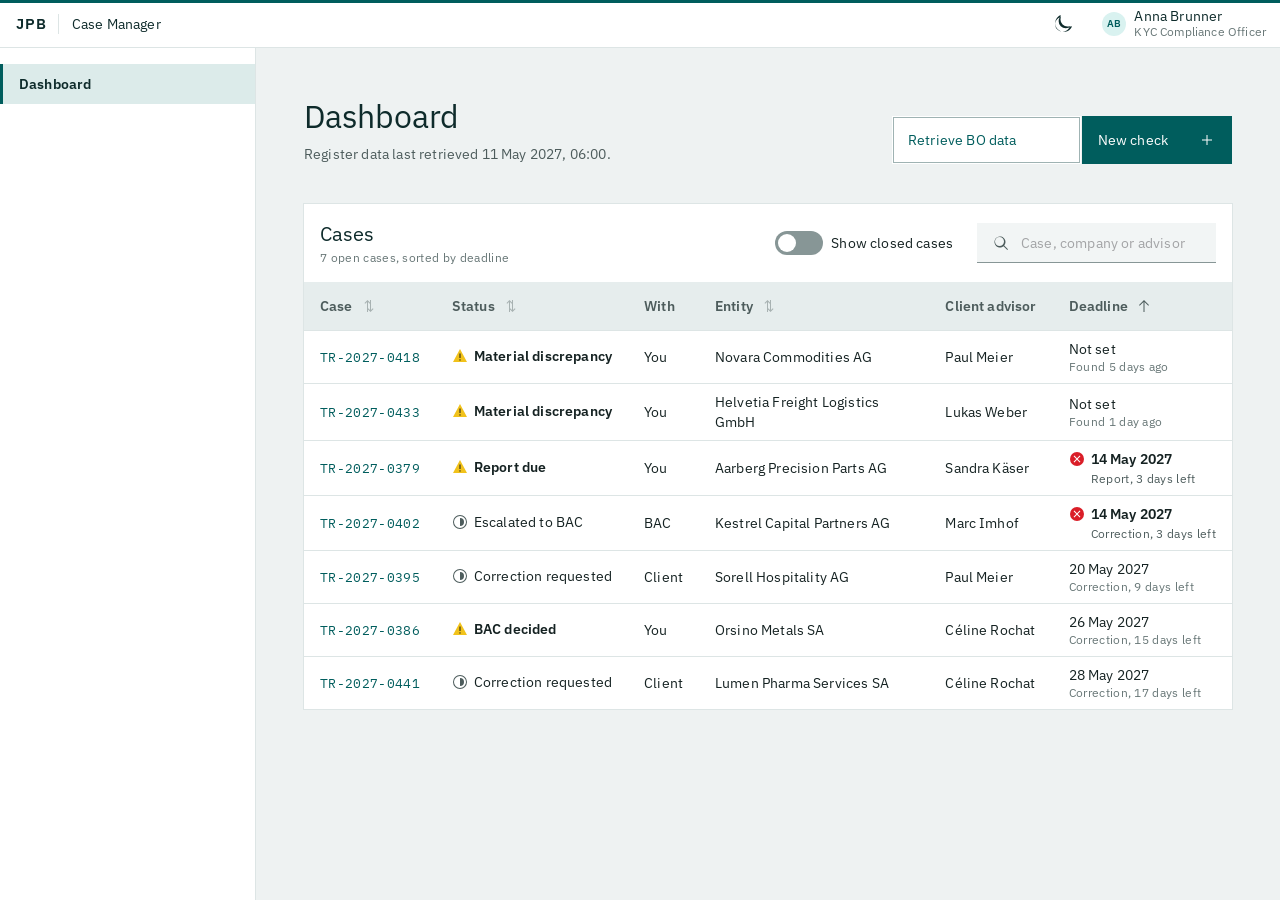
<file: prototypes/transparency-register.html>
<!DOCTYPE html>
<html lang="en" data-skin="teal" data-theme="light">
<head>
<meta charset="utf-8">
<meta name="viewport" content="width=device-width, initial-scale=1, viewport-fit=cover">
<title>Dashboard – JPB Case Manager</title>
<link rel="preconnect" href="https://fonts.googleapis.com">
<link rel="preconnect" href="https://fonts.gstatic.com" crossorigin>
<link rel="stylesheet" href="https://fonts.googleapis.com/css2?family=IBM+Plex+Mono:wght@400&family=IBM+Plex+Sans:wght@300;400;600&display=swap">
<style>
/* ===== Carbon tokens: g10 (light) ===== */
:root{
  --brand:#12284a; --brand-hover:#1d3a66; --brand-active:#0a1830; --heading:#12284a;
  --bg:#f8f7f5; --layer:#ffffff; --layer-2:#f4f2ef; --layer-hover:#f2f0ec; --layer-selected:#ebe8e3; --layer-accent:#efede9;
  --field:#f4f2ef; --field-hover:#ebe8e3;
  --border-subtle:#e6e3de; --border-strong:#8c8a86; --border-interactive:#12284a;
  --text:#1b1d21; --text-2:#55595f; --text-helper:#6d7076; --text-placeholder:#a3a4a6; --text-disabled:#c2c1be; --text-on-color:#ffffff;
  --icon:#1b1d21; --icon-2:#55595f; --icon-inverse:#ffffff; --control:#12284a;
  --interactive:#0043ce; --link:#0043ce; --focus:#0f62fe; --focus-inset:#ffffff;
  --btn-primary:#12284a; --btn-primary-hover:#1d3a66; --btn-primary-active:#0a1830;
  --btn-secondary:#ffffff; --btn-secondary-text:#12284a; --btn-secondary-border:#c9c6c0; --btn-secondary-hover:#f2f0ec;
  --btn-danger:#da1e28; --btn-danger-hover:#b81921; --btn-disabled:#d8d6d2;
  --error:#da1e28; --success:#198038; --warning:#f1c21b; --info:#0043ce;
  --n-info:#f0f5ff; --n-success:#eefaf1; --n-warning:#fdf8e3; --n-error:#fff3f3;
  --overlay:rgba(18,40,74,.35); --shadow:0 2px 12px rgba(18,40,74,.14);
  --header-bg:#ffffff; --header-text:#12284a; --header-text-2:#6d7076; --header-hover:#f2f0ec; --header-active:#ffffff; --header-border:#e6e3de; --header-panel-hover:#f2f0ec;
  --ai-border:#78a9ff; --ai-tint:rgba(69,137,255,.12); --ai-fade:rgba(255,255,255,0); --ai-glow:rgba(69,137,255,.22);
  --t-blue-bg:#e5edfb; --t-blue:#0043ce; --t-green-bg:#dcf3e2; --t-green:#0e6027; --t-red-bg:#fde4e5; --t-red:#a2191f;
  --t-purple-bg:#eee6fb; --t-purple:#6929c4; --t-teal-bg:#d9f2f0; --t-teal:#005d5d; --t-cyan-bg:#e0f0fb; --t-cyan:#00539a;
  --t-gray-bg:#ebe8e3; --t-gray:#1b1d21; --t-warm-bg:#efe9e4; --t-warm:#3d3632; --t-yellow-bg:#fbf1c9; --t-yellow:#5c4600;
  --bar:#ebe8e3;
}

/* ===== Skins (light theme only; dark theme below overrides) ===== */
:root[data-skin="teal"]{
  --progress:#005d5d;
  --brand:#005d5d; --brand-hover:#004144; --brand-active:#022b30; --heading:#0e2b2b; --h-weight:400; --h3-weight:400; --h-track:-.2px;
  --bg:#eef2f2; --layer:#ffffff; --layer-2:#f2f5f5; --layer-hover:#eaf0f0; --layer-selected:#dcebea; --layer-accent:#e6eded;
  --field:#f2f5f5; --field-hover:#e6eded; --border-subtle:#dde5e5; --border-strong:#879696; --border-interactive:#005d5d;
  --text:#152222; --text-2:#4d5c5c; --text-helper:#687777; --icon:#152222; --icon-2:#4d5c5c; --control:#005d5d;
  --interactive:#0043ce; --link:#005d5d;
  --btn-primary:#005d5d; --btn-primary-hover:#004144; --btn-primary-active:#022b30;
  --btn-secondary:#ffffff; --btn-secondary-text:#005d5d; --btn-secondary-border:#9fb3b3; --btn-secondary-hover:#eaf0f0;
  --header-bg:#ffffff; --header-text:#0e2b2b; --header-text-2:#687777; --header-hover:#eaf0f0; --header-active:#ffffff; --header-border:#dde5e5; --header-panel-hover:#eaf0f0; --header-accent:#005d5d;
  --overlay:rgba(14,43,43,.4); --shadow:0 2px 10px rgba(14,43,43,.14); --bar:#dde5e5;
  --n-info:#eef4ff; --n-success:#e7f7ec; --n-warning:#fcf6dc; --n-error:#fff1f1;
  --t-gray-bg:#e2e9e9; --t-warm-bg:#e2e9e9; --t-warm:#152222;
}
@media (prefers-color-scheme: dark){ :root:not([data-theme="light"]){
  --brand:#3ddbd9; --progress:#08bdba; --h-weight:400; --h3-weight:400; --h-track:0; --header-accent:#08bdba; --brand-hover:#d0e2ff; --brand-active:#78a9ff; --heading:#f4f4f4;
  --bg:#161616; --layer:#232323; --layer-2:#303030; --layer-hover:#2e2e2e; --layer-selected:#353535; --layer-accent:#2c2c2c;
  --field:#303030; --field-hover:#3a3a3a;
  --border-subtle:#393939; --border-strong:#8d8d8d; --border-interactive:#08bdba;
  --text:#f4f4f4; --text-2:#c6c6c6; --text-helper:#a8a8a8; --text-placeholder:#6f6f6f; --text-disabled:#525252; --text-on-color:#ffffff;
  --icon:#f4f4f4; --icon-2:#c6c6c6; --icon-inverse:#161616; --control:#3ddbd9;
  --interactive:#78a9ff; --link:#3ddbd9; --focus:#ffffff; --focus-inset:#161616;
  --btn-primary:#007d79; --btn-primary-hover:#006b68; --btn-primary-active:#005d5d;
  --btn-secondary:transparent; --btn-secondary-text:#f4f4f4; --btn-secondary-border:#6f6f6f; --btn-secondary-hover:#2e2e2e;
  --btn-disabled:#3a3a3a;
  --error:#fa4d56; --success:#42be65; --warning:#f1c21b; --info:#78a9ff;
  --n-info:#232323; --n-success:#232323; --n-warning:#232323; --n-error:#232323;
  --overlay:rgba(0,0,0,.6); --shadow:0 2px 12px rgba(0,0,0,.6);
  --header-bg:#1c1c1c; --header-text:#f4f4f4; --header-text-2:#a8a8a8; --header-hover:#2e2e2e; --header-active:#232323; --header-border:#393939; --header-panel-hover:#2e2e2e;
  --ai-border:#4589ff; --ai-tint:rgba(69,137,255,.18); --ai-fade:rgba(35,35,35,0); --ai-glow:rgba(69,137,255,.3);
  --t-blue-bg:#0043ce; --t-blue:#d0e2ff; --t-green-bg:#0e6027; --t-green:#a7f0ba; --t-red-bg:#a2191f; --t-red:#ffd7d9;
  --t-purple-bg:#6929c4; --t-purple:#e8daff; --t-teal-bg:#005d5d; --t-teal:#9ef0f0; --t-cyan-bg:#00539a; --t-cyan:#bae6ff;
  --t-gray-bg:#474747; --t-gray:#f4f4f4; --t-warm-bg:#565151; --t-warm:#f7f3f2; --t-yellow-bg:#483700; --t-yellow:#fcf4d6;
  --bar:#393939;
} }
:root[data-theme="dark"]{
  --brand:#3ddbd9; --progress:#08bdba; --h-weight:400; --h3-weight:400; --h-track:0; --header-accent:#08bdba; --brand-hover:#d0e2ff; --brand-active:#78a9ff; --heading:#f4f4f4;
  --bg:#161616; --layer:#232323; --layer-2:#303030; --layer-hover:#2e2e2e; --layer-selected:#353535; --layer-accent:#2c2c2c;
  --field:#303030; --field-hover:#3a3a3a;
  --border-subtle:#393939; --border-strong:#8d8d8d; --border-interactive:#08bdba;
  --text:#f4f4f4; --text-2:#c6c6c6; --text-helper:#a8a8a8; --text-placeholder:#6f6f6f; --text-disabled:#525252; --text-on-color:#ffffff;
  --icon:#f4f4f4; --icon-2:#c6c6c6; --icon-inverse:#161616; --control:#3ddbd9;
  --interactive:#78a9ff; --link:#3ddbd9; --focus:#ffffff; --focus-inset:#161616;
  --btn-primary:#007d79; --btn-primary-hover:#006b68; --btn-primary-active:#005d5d;
  --btn-secondary:transparent; --btn-secondary-text:#f4f4f4; --btn-secondary-border:#6f6f6f; --btn-secondary-hover:#2e2e2e;
  --btn-disabled:#3a3a3a;
  --error:#fa4d56; --success:#42be65; --warning:#f1c21b; --info:#78a9ff;
  --n-info:#232323; --n-success:#232323; --n-warning:#232323; --n-error:#232323;
  --overlay:rgba(0,0,0,.6); --shadow:0 2px 12px rgba(0,0,0,.6);
  --header-bg:#1c1c1c; --header-text:#f4f4f4; --header-text-2:#a8a8a8; --header-hover:#2e2e2e; --header-active:#232323; --header-border:#393939; --header-panel-hover:#2e2e2e;
  --ai-border:#4589ff; --ai-tint:rgba(69,137,255,.18); --ai-fade:rgba(35,35,35,0); --ai-glow:rgba(69,137,255,.3);
  --t-blue-bg:#0043ce; --t-blue:#d0e2ff; --t-green-bg:#0e6027; --t-green:#a7f0ba; --t-red-bg:#a2191f; --t-red:#ffd7d9;
  --t-purple-bg:#6929c4; --t-purple:#e8daff; --t-teal-bg:#005d5d; --t-teal:#9ef0f0; --t-cyan-bg:#00539a; --t-cyan:#bae6ff;
  --t-gray-bg:#474747; --t-gray:#f4f4f4; --t-warm-bg:#565151; --t-warm:#f7f3f2; --t-yellow-bg:#483700; --t-yellow:#fcf4d6;
  --bar:#393939;
}


/* ===== Base ===== */
:root{ box-sizing:border-box; padding-top:env(safe-area-inset-top,0px); padding-bottom:env(safe-area-inset-bottom,0px); }
html{ scroll-padding-top:env(safe-area-inset-top,0px); }
*,*::before,*::after{ box-sizing:border-box; }
html,body{ height:100%; margin:0; }
body{ background:var(--bg); color:var(--text); font-family:'IBM Plex Sans','Helvetica Neue',Arial,sans-serif; font-size:14px; line-height:20px; letter-spacing:.16px; -webkit-font-smoothing:antialiased; }
button,input,select,textarea{ font:inherit; letter-spacing:inherit; color:inherit; }
button{ cursor:pointer; }
h1,h2,h3,h4,p{ margin:0; }
.mono{ font-family:'IBM Plex Mono','Menlo',monospace; font-size:13px; letter-spacing:.32px; }
a,.link{ color:var(--link); text-decoration:none; background:none; border:0; padding:0; cursor:pointer; }
a:hover,.link:hover{ text-decoration:underline; }
.link:focus-visible,a:focus-visible{ outline:1px solid var(--focus); outline-offset:1px; }
.sr{ position:absolute; width:1px; height:1px; overflow:hidden; clip:rect(0 0 0 0); white-space:nowrap; }
@media (prefers-reduced-motion:reduce){ *{ animation-duration:.01ms!important; transition-duration:.01ms!important; } }

/* type scale (Carbon productive) */
.h4{ font-size:32px; line-height:40px; font-weight:var(--h-weight,400); letter-spacing:var(--h-track,0); color:var(--heading); }
.h3{ font-size:20px; line-height:28px; font-weight:var(--h3-weight,400); letter-spacing:0; color:var(--heading); }
.h2{ font-size:16px; line-height:24px; font-weight:600; letter-spacing:0; }
.h1{ font-size:14px; line-height:18px; font-weight:600; letter-spacing:.16px; }
.label-01{ font-size:12px; line-height:16px; letter-spacing:.32px; color:var(--text-2); }
.helper{ font-size:12px; line-height:16px; letter-spacing:.32px; color:var(--text-helper); }
.t2{ color:var(--text-2); }
.num{ font-size:32px; line-height:40px; font-weight:300; letter-spacing:-.3px; color:var(--heading); }
.tile--stat .num{ color:var(--brand); font-size:clamp(24px,2.2vw,32px); white-space:nowrap; }
.num .unit{ font-size:14px; letter-spacing:.16px; color:var(--text-2); margin-right:6px; }

/* ===== Layout / UI shell ===== */
#app{ height:100%; display:flex; flex-direction:column; }
.header{ height:48px; flex:none; display:flex; align-items:stretch; background:var(--header-bg); color:var(--header-text); border-bottom:1px solid var(--header-border); box-shadow:inset 0 3px 0 var(--header-accent,transparent); position:relative; z-index:50; }
.header__menu{ width:48px; display:none; align-items:center; justify-content:center; background:none; border:0; color:var(--header-text); }
.header__menu:hover{ background:var(--header-hover); }
.header__name{ display:flex; align-items:center; padding:0 16px; font-size:14px; white-space:nowrap; color:var(--header-text); }
.header__name b{ font-weight:600; font-size:15px; letter-spacing:1.2px; margin-right:10px; padding-right:10px; border-right:1px solid var(--header-border); }
.header__spacer{ flex:1; }
.header__action{ display:flex; align-items:center; gap:8px; padding:0 14px; min-width:48px; justify-content:center; background:none; border:0; border-left:1px solid transparent; border-right:1px solid transparent; color:var(--header-text); font-size:14px; white-space:nowrap; }
.header__action:hover{ background:var(--header-hover); }
.header__action[aria-expanded="true"]{ background:var(--header-active); border-color:var(--header-border); }
.header__action:focus-visible,.header__menu:focus-visible{ outline:2px solid var(--focus); outline-offset:-2px; }
.header__who{ display:flex; flex-direction:column; align-items:flex-start; line-height:16px; }
.header__who small{ color:var(--header-text-2); font-size:12px; }
.avatar{ width:32px; height:32px; border-radius:50%; display:inline-flex; align-items:center; justify-content:center; font-size:12px; font-weight:600; flex:none; background:var(--t-blue-bg); color:var(--t-blue); }
.avatar--sm{ width:24px; height:24px; font-size:10px; }
.avatar--purple{ background:var(--t-purple-bg); color:var(--t-purple); }
.avatar--teal{ background:var(--t-teal-bg); color:var(--t-teal); }
.avatar--cyan{ background:var(--t-cyan-bg); color:var(--t-cyan); }

.panel{ position:absolute; top:48px; right:0; width:320px; background:var(--header-active); color:var(--header-text); border:1px solid var(--header-border); border-top:0; box-shadow:var(--shadow); z-index:60; }
.panel__title{ padding:16px 16px 8px; font-size:12px; color:var(--header-text-2); letter-spacing:.32px; }
.panel__item{ display:flex; align-items:center; gap:12px; width:100%; padding:12px 16px; background:none; border:0; color:var(--header-text); text-align:left; border-left:3px solid transparent; }
.panel__item:hover{ background:var(--header-panel-hover); }
.panel__item[aria-current="true"]{ border-left-color:var(--brand); background:var(--header-panel-hover); }
.panel__item:focus-visible{ outline:2px solid var(--focus); outline-offset:-2px; }
.panel__item small{ display:block; color:var(--header-text-2); font-size:12px; }

.body{ flex:1; min-height:0; display:flex; position:relative; }
.sidenav{ width:256px; flex:none; background:var(--layer); border-right:1px solid var(--border-subtle); padding:16px 0; overflow:auto; }
.sidenav__item{ display:flex; align-items:center; gap:12px; width:100%; height:40px; padding:0 16px; background:none; border:0; border-left:3px solid transparent; color:var(--text-2); font-weight:600; text-align:left; }
.sidenav__item:hover{ background:var(--layer-hover); color:var(--text); }
.sidenav__item[aria-current="page"]{ background:var(--layer-selected); color:var(--heading); border-left-color:var(--brand); }
.sidenav__item:focus-visible{ outline:2px solid var(--focus); outline-offset:-2px; }
.sidenav__item .count{ margin-left:auto; }
.sidenav__sep{ height:1px; background:var(--border-subtle); margin:16px; }
.sidenav__foot{ padding:0 16px; }
.main{ flex:1; min-width:0; overflow:auto; container-type:inline-size; }
.page{ padding:40px 48px; max-width:1312px; }
.page--narrow{ max-width:1056px; }
.page-head{ margin-bottom:40px; }
.page-head .h4{ margin-top:8px; }
.page-head p.t2{ margin-top:8px; max-width:640px; }
.page-head__row{ display:flex; gap:16px; align-items:flex-end; justify-content:space-between; flex-wrap:wrap; }
.crumbs{ font-size:14px; display:flex; gap:8px; align-items:center; color:var(--text-2); }
.crumbs .sep{ color:var(--text-2); }
.row{ display:flex; gap:8px; align-items:center; flex-wrap:wrap; }
.stack > * + *{ margin-top:24px; }
.stack-8 > * + *{ margin-top:8px; }
.stack-24 > * + *{ margin-top:24px; }
.stack-32 > * + *{ margin-top:32px; }
.grid{ display:grid; gap:24px; }
.grid-4{ grid-template-columns:repeat(4,minmax(0,1fr)); }
.grid-2{ grid-template-columns:repeat(2,minmax(0,1fr)); }
.split{ display:grid; grid-template-columns:minmax(0,2fr) minmax(0,1fr); gap:24px; align-items:start; }
.scrim{ display:none; }

@media (max-width:1055px){
  .header__menu{ display:flex; }
  .sidenav{ position:absolute; top:0; left:0; bottom:0; z-index:40; transform:translateX(-100%); transition:transform .11s cubic-bezier(.2,0,.38,.9); box-shadow:var(--shadow); }
  .sidenav.open{ transform:none; }
  .scrim.open{ display:block; position:absolute; inset:0; background:var(--overlay); z-index:39; }
  .split{ grid-template-columns:1fr; }
  .grid-4{ grid-template-columns:repeat(2,minmax(0,1fr)); }
}
@media (max-width:671px){
  .page{ padding:24px 16px; }
  .grid-2{ grid-template-columns:1fr; }
  .hide-sm{ display:none!important; }
  .header__name{ padding:0 8px; }
  .panel{ width:100%; }
}

/* ===== Tiles ===== */
.tile{ background:var(--layer); padding:16px; min-width:0; box-shadow:0 0 0 1px var(--border-subtle); }
.tile--pad{ padding:32px; }
.tile__head{ display:flex; align-items:flex-start; justify-content:space-between; gap:16px; margin-bottom:16px; }
.tile--stat{ min-height:128px; display:flex; flex-direction:column; justify-content:space-between; }
.tile--stat.is-alert{ box-shadow:inset 3px 0 0 var(--error), 0 0 0 1px var(--border-subtle); }
.tile-select{ display:block; width:100%; text-align:left; background:var(--layer); border:1px solid var(--border-subtle); padding:16px 48px 16px 16px; position:relative; min-height:96px; }
.tile-select:hover{ background:var(--layer-hover); }
.tile-select[aria-checked="true"]{ border-color:var(--brand); box-shadow:inset 0 0 0 1px var(--brand); }
.tile-select:focus-visible{ outline:2px solid var(--focus); outline-offset:-2px; }
.tile-select .tile-select__check{ position:absolute; top:16px; right:16px; width:16px; height:16px; border:1px solid var(--icon-2); border-radius:50%; }
.tile-select[aria-checked="true"] .tile-select__check{ border:0; background:var(--brand); display:flex; align-items:center; justify-content:center; color:var(--icon-inverse); }

/* ===== Buttons ===== */
.btn{ position:relative; display:inline-flex; align-items:center; justify-content:space-between; gap:16px; min-height:48px; padding:0 63px 0 15px; border:1px solid transparent; font-size:14px; line-height:18px; text-align:left; white-space:nowrap; text-decoration:none!important; }
.btn svg{ position:absolute; right:16px; }
.btn--md{ min-height:40px; }
.btn--sm{ min-height:32px; padding:0 59px 0 11px; }
.btn--sm svg{ right:12px; }
.btn--primary{ background:var(--btn-primary); color:#fff; }
.btn--primary:hover{ background:var(--btn-primary-hover); }
.btn--primary:active{ background:var(--btn-primary-active); }
.btn--secondary{ background:var(--btn-secondary); color:var(--btn-secondary-text); box-shadow:inset 0 0 0 1px var(--btn-secondary-border); }
.btn--secondary:hover{ background:var(--btn-secondary-hover); }
.btn--tertiary{ background:transparent; color:var(--brand); border-color:var(--brand); }
.btn--tertiary:hover{ background:var(--brand); color:var(--layer); border-color:var(--brand); }
.btn--danger{ background:var(--btn-danger); color:#fff; }
.btn--danger:hover{ background:var(--btn-danger-hover); }
.btn--ghost{ background:transparent; color:var(--link); padding:0 15px; }
.btn--ghost.has-icon{ padding-right:43px; }
.btn--ghost:hover{ background:var(--layer-hover); }
.btn--ghost-danger{ background:transparent; color:var(--error); padding:0 15px; }
.btn--ghost-danger:hover{ background:var(--btn-danger); color:#fff; }
.btn:focus-visible{ border-color:var(--focus); box-shadow:inset 0 0 0 1px var(--focus), inset 0 0 0 2px var(--focus-inset); outline:0; }
.btn:disabled,.btn[aria-disabled="true"]{ background:var(--btn-disabled); color:var(--text-on-color); border-color:transparent; cursor:not-allowed; }
.btn--ghost:disabled,.btn--tertiary:disabled{ background:transparent; color:var(--text-disabled); border-color:var(--text-disabled); }
.btn--ghost:disabled{ border-color:transparent; }
.btn-set{ display:flex; gap:1px; flex-wrap:wrap; }
.btn-set .btn{ min-width:0; }
.btn--full{ width:100%; }
.btn--icon{ padding:0; width:32px; min-height:32px; justify-content:center; background:transparent; color:var(--icon); border:0; }
.btn--icon svg{ position:static; }
.btn--icon:hover{ background:var(--layer-hover); }

/* ===== Tags ===== */
.tag{ display:inline-flex; align-items:center; gap:4px; min-height:24px; padding:0 8px; border-radius:24px; font-size:12px; line-height:16px; letter-spacing:.32px; white-space:nowrap; background:var(--t-gray-bg); color:var(--t-gray); vertical-align:middle; }
.tag--sm{ min-height:18px; }
.tag--blue{ background:var(--t-blue-bg); color:var(--t-blue); }
.tag--green{ background:var(--t-green-bg); color:var(--t-green); }
.tag--red{ background:var(--t-red-bg); color:var(--t-red); }
.tag--purple{ background:var(--t-purple-bg); color:var(--t-purple); }
.tag--teal{ background:var(--t-teal-bg); color:var(--t-teal); }
.tag--cyan{ background:var(--t-cyan-bg); color:var(--t-cyan); }
.tag--warm{ background:var(--t-warm-bg); color:var(--t-warm); }
.tag--yellow{ background:var(--t-yellow-bg); color:var(--t-yellow); }
.tag--action{ background:var(--brand); color:var(--layer); font-weight:600; }
.tag--action svg{ flex:none; }
.tag--outline{ background:transparent; box-shadow:inset 0 0 0 1px var(--border-strong); color:var(--text); }

/* ===== Forms ===== */
.field-wrap{ display:flex; flex-direction:column; }
.field-wrap > .label-01{ margin-bottom:8px; }
.input,.select,.textarea{ width:100%; background:var(--field); border:0; border-bottom:1px solid var(--border-strong); padding:0 16px; height:40px; font-size:14px; color:var(--text); border-radius:0; }
.textarea{ height:auto; min-height:112px; padding:11px 16px; resize:vertical; line-height:20px; }
.select{ appearance:none; padding-right:40px; background-image:url("data:image/svg+xml,%3Csvg xmlns='http://www.w3.org/2000/svg' width='16' height='16' viewBox='0 0 16 16'%3E%3Cpath fill='%23525252' d='M8 11L3 6l.7-.7L8 9.6l4.3-4.3.7.7z'/%3E%3C/svg%3E"); background-repeat:no-repeat; background-position:right 12px center; }
.input:hover,.select:hover,.textarea:hover{ background-color:var(--field-hover); }
.input:focus,.select:focus,.textarea:focus{ outline:2px solid var(--focus); outline-offset:-2px; }
.input[readonly]{ background:transparent; border-bottom-color:var(--border-subtle); }
.input::placeholder,.textarea::placeholder{ color:var(--text-placeholder); }
.invalid .input,.invalid .textarea{ outline:2px solid var(--error); outline-offset:-2px; }
.form-err{ display:flex; gap:4px; align-items:center; color:var(--error); font-size:12px; line-height:16px; letter-spacing:.32px; margin-top:8px; }
.form-err svg{ flex:none; }
.form-grid{ display:grid; grid-template-columns:repeat(2,minmax(0,1fr)); gap:24px 16px; }
@media (max-width:671px){ .form-grid{ grid-template-columns:1fr; } }

/* checkbox — per Carbon usage: label right of input, top-aligned when wrapping, whole label clickable */
fieldset{ border:0; margin:0; padding:0; min-width:0; }
legend{ padding:0; }
.cb-group > legend{ display:flex; align-items:center; gap:8px; font-size:12px; line-height:16px; letter-spacing:.32px; color:var(--text-2); margin-bottom:8px; }
.cb{ position:relative; display:flex; align-items:flex-start; gap:8px; padding:6px 0; cursor:pointer; font-size:14px; line-height:20px; }
.cb input{ position:absolute; opacity:0; width:16px; height:16px; margin:2px 0 0; cursor:pointer; }
.cb__box{ flex:none; width:16px; height:16px; margin-top:2px; border:1px solid var(--icon); border-radius:2px; background:transparent; display:flex; align-items:center; justify-content:center; }
.cb__box svg{ display:none; }
.cb input:checked + .cb__box,.cb input:indeterminate + .cb__box{ background:var(--control); border-color:var(--control); }
.cb input:checked + .cb__box .i-check{ display:block; color:var(--icon-inverse); }
.cb input:indeterminate + .cb__box .i-check{ display:none; }
.cb input:indeterminate + .cb__box .i-dash{ display:block; color:var(--icon-inverse); }
.cb input:focus-visible + .cb__box{ outline:2px solid var(--focus); outline-offset:1px; }
.cb input:disabled ~ *{ color:var(--text-disabled); border-color:var(--text-disabled); cursor:not-allowed; }
.cb__text{ min-width:0; }
.cb__text small{ display:block; color:var(--text-helper); font-size:12px; line-height:16px; letter-spacing:.32px; margin-top:2px; }
.cb-group .cb-children{ padding-left:24px; }
.cb-group.is-invalid .cb__box{ border-color:var(--error); }
.cb-group > .cb + .cb{ margin-top:2px; }

/* radio */
.rb{ position:relative; display:flex; align-items:flex-start; gap:8px; padding:6px 0; cursor:pointer; line-height:20px; }
.rb input{ position:absolute; opacity:0; width:18px; height:18px; margin:1px 0 0; cursor:pointer; }
.rb__dot{ flex:none; width:18px; height:18px; margin-top:1px; border:1px solid var(--icon); border-radius:50%; display:flex; align-items:center; justify-content:center; }
.rb input:checked + .rb__dot{ border-color:var(--control); }
.rb input:checked + .rb__dot::after{ content:""; width:8px; height:8px; border-radius:50%; background:var(--control); }
.rb input:focus-visible + .rb__dot{ outline:2px solid var(--focus); outline-offset:1px; }
.rb__text small{ display:block; color:var(--text-helper); font-size:12px; line-height:16px; letter-spacing:.32px; margin-top:2px; }
.rb-group.is-invalid .rb__dot{ border-color:var(--error); }

/* ===== Notifications ===== */
.notif{ --c:var(--info); display:flex; gap:12px; align-items:flex-start; padding:14px 16px 14px 13px; background:var(--n-info); border-left:3px solid var(--c); box-shadow:inset 0 0 0 1px color-mix(in srgb, var(--c) 35%, transparent); color:var(--text); }
.notif > svg{ flex:none; color:var(--c); margin-top:2px; }
.notif--success{ --c:var(--success); background:var(--n-success); }
.notif--warning{ --c:var(--warning); background:var(--n-warning); }
.notif--warning > svg{ color:var(--text); }
.notif--warning > svg .fill{ fill:var(--warning); }
.notif--error{ --c:var(--error); background:var(--n-error); }
.notif__title{ font-weight:600; }
.notif__body{ min-width:0; flex:1; }
.notif__body p + p{ margin-top:4px; }
.notif__actions{ margin-top:8px; display:flex; gap:8px; flex-wrap:wrap; }

.toasts{ position:fixed; top:calc(56px + env(safe-area-inset-top,0px)); right:16px; z-index:200; display:flex; flex-direction:column; gap:8px; width:min(360px, calc(100% - 32px)); }
.toast{ box-shadow:var(--shadow); animation:toastIn .24s cubic-bezier(0,0,.38,.9); }
.toast .helper{ margin-top:4px; display:block; }
@keyframes toastIn{ from{ opacity:0; transform:translateY(-8px);} to{ opacity:1; transform:none; } }

/* ===== Data table ===== */
.table-wrap{ background:var(--layer); box-shadow:0 0 0 1px var(--border-subtle); }
.table-toolbar{ display:flex; align-items:center; justify-content:space-between; gap:16px; padding:16px; flex-wrap:wrap; }
.table-toolbar .h3 + p{ margin-top:2px; }
.search{ position:relative; flex:1; max-width:320px; min-width:200px; }
.search svg{ position:absolute; left:16px; top:12px; color:var(--icon-2); }
.search .input{ padding-left:44px; background:var(--field); }
.table-scroll{ overflow-x:auto; }
table.dt{ width:100%; border-collapse:collapse; font-size:14px; }
.dt th{ background:var(--layer-accent); color:var(--text-2); height:48px; padding:0 16px; text-align:left; font-weight:600; white-space:nowrap; }
.dt td{ height:48px; padding:8px 16px; border-top:1px solid var(--border-subtle); vertical-align:middle; }
.dt tbody tr:hover td{ background:var(--layer-hover); }
.dt tr.is-interactive{ cursor:pointer; }
.dt .cell-sub{ display:block; color:var(--text-helper); font-size:12px; line-height:16px; letter-spacing:.32px; }
.dt td.num-cell{ font-variant-numeric:tabular-nums; }

/* ===== Structured list ===== */
.sl{ display:grid; grid-template-columns:minmax(120px,40%) 1fr; }
.sl > dt,.sl > dd{ margin:0; padding:12px 8px 12px 0; border-top:1px solid var(--border-subtle); }
.sl > dt{ color:var(--text-2); }
.sl > dd{ display:flex; gap:8px; align-items:flex-start; justify-content:space-between; flex-wrap:wrap; }
.sl--tight > dt,.sl--tight > dd{ padding:8px 8px 8px 0; }

/* ===== Tabs ===== */
.tabs{ display:flex; overflow-x:auto; margin-bottom:24px; }
.tab{ background:none; border:0; border-bottom:2px solid var(--border-subtle); padding:12px 16px 10px; color:var(--text-2); white-space:nowrap; }
.tab:hover{ color:var(--text); border-bottom-color:var(--border-strong); }
.tab[aria-selected="true"]{ color:var(--heading); font-weight:600; border-bottom-color:var(--brand); }
.tab:focus-visible{ outline:2px solid var(--focus); outline-offset:-2px; }

/* ===== Modal ===== */
.modal-wrap{ position:fixed; inset:0; z-index:150; display:flex; align-items:center; justify-content:center; background:var(--overlay); padding:16px; }
.modal{ width:100%; max-width:640px; max-height:calc(100% - 32px); display:flex; flex-direction:column; background:var(--layer); box-shadow:var(--shadow); }
.modal.is-entering{ animation:modalIn .24s cubic-bezier(0,0,.3,1); }
.modal--sm{ max-width:480px; }
.modal--danger{ box-shadow:inset 0 3px 0 var(--error), var(--shadow); }
@keyframes modalIn{ from{ opacity:0; transform:translateY(24px);} to{ opacity:1; transform:none; } }
.modal__head{ padding:16px 64px 0 16px; position:relative; }
.modal__head .h3{ margin-top:4px; }
.modal__close{ position:absolute; top:0; right:0; width:48px; height:48px; background:none; border:0; display:flex; align-items:center; justify-content:center; color:var(--icon); }
.modal__close:hover{ background:var(--layer-hover); }
.modal__close:focus-visible{ outline:2px solid var(--focus); outline-offset:-2px; }
.modal__body{ padding:24px 16px 48px; overflow:auto; }
.modal__body > * + *{ margin-top:16px; }
.modal__foot{ display:grid; grid-auto-flow:column; grid-auto-columns:1fr; }
.modal__foot .btn{ min-height:64px; align-items:flex-start; padding-top:14px; }

/* ===== Side panel (demo guide, RFI) ===== */
.sidepanel{ position:absolute; top:0; right:0; bottom:0; width:440px; max-width:100%; background:var(--layer); border-left:1px solid var(--border-subtle); box-shadow:var(--shadow); z-index:45; display:flex; flex-direction:column; }
.sidepanel.is-entering{ animation:spIn .24s cubic-bezier(0,0,.3,1); }
@keyframes spIn{ from{ transform:translateX(24px); opacity:0;} to{ transform:none; opacity:1;} }
.sidepanel__head{ padding:24px 64px 16px 24px; position:relative; border-bottom:1px solid var(--border-subtle); }
.sidepanel__head p{ margin-top:8px; }
.sidepanel__body{ flex:1; overflow:auto; padding:24px; }
.sidepanel__foot{ display:grid; grid-auto-flow:column; grid-auto-columns:1fr; border-top:1px solid var(--border-subtle); }
.sidepanel__foot .btn{ min-height:64px; align-items:flex-start; padding-top:14px; }
.sp-scrim{ position:absolute; inset:0; z-index:44; background:var(--overlay); }
@media (min-width:1312px){ .sp-scrim.is-guide{ display:none; } .sidepanel--guide{ position:relative; flex:none; width:400px; box-shadow:none; z-index:1; } .sidepanel--guide.is-entering{ animation:none; } }

/* ===== Misc ===== */
.loading{ display:inline-flex; align-items:center; gap:8px; color:var(--text-2); }
.spin{ width:16px; height:16px; animation:spin .69s linear infinite; }
.spin circle{ fill:none; stroke:var(--interactive); stroke-width:10; stroke-dasharray:276.46; stroke-dashoffset:207; }
@keyframes spin{ to{ transform:rotate(360deg);} }
.dropzone{ border:1px dashed var(--border-strong); padding:24px 16px; display:flex; flex-direction:column; align-items:flex-start; gap:12px; background:var(--layer); }
.bar{ height:8px; background:var(--bar); position:relative; flex:1; min-width:60px; }
.bar > span{ position:absolute; left:0; top:0; bottom:0; background:var(--brand); }
.factor{ display:grid; grid-template-columns:minmax(0,1.4fr) minmax(60px,1fr) 56px; gap:12px; align-items:center; padding:8px 0; border-top:1px solid var(--border-subtle); }
.factor .num-cell{ text-align:right; font-variant-numeric:tabular-nums; color:var(--text-2); }
.score{ display:flex; align-items:baseline; gap:4px; }
.score .num{ font-size:42px; line-height:50px; }
.checkrow{ display:flex; gap:8px; align-items:flex-start; padding:8px 0; border-top:1px solid var(--border-subtle); }
.checkrow:first-child{ border-top:0; }
.checkrow svg{ flex:none; margin-top:2px; }
.ok{ color:var(--success); } .bad{ color:var(--error); } .warn-i{ color:var(--text); } .warn-i .fill{ fill:var(--warning); }
.empty{ padding:48px 24px; text-align:left; }
.empty .h2{ margin-bottom:4px; }
.divider{ height:1px; background:var(--border-subtle); margin:24px 0; }
.kbd-hint{ font-size:12px; color:var(--text-helper); }
.log{ list-style:none; margin:0; padding:0; }
.log li{ display:grid; grid-template-columns:88px 1fr; gap:12px; padding:12px 0; border-top:1px solid var(--border-subtle); }
.log li:first-child{ border-top:0; }
.log time{ font-size:12px; color:var(--text-helper); line-height:20px; }
.who{ display:block; font-size:12px; color:var(--text-helper); line-height:16px; }

.si{ display:inline-flex; align-items:flex-start; gap:6px; font-size:14px; line-height:20px; color:var(--text); }
.si > svg,.si > .si__muted{ flex:none; margin-top:2px; }
.si__muted{ color:var(--icon-2); display:inline-flex; }
.si--warn{ font-weight:600; }
.si__sub{ display:block; font-weight:400; font-size:12px; line-height:16px; letter-spacing:.32px; color:var(--text-2); margin-top:2px; }
[tabindex="-1"]:focus{ outline:none; }
/* comparison tables: keep bank and registry rows aligned */
.dt--compare{ table-layout:fixed; min-width:760px; }
.dt--compare td{ overflow-wrap:anywhere; }
.dt--fixed{ table-layout:fixed; min-width:760px; }
.dt--fixed th,.dt--fixed td{ white-space:normal !important; overflow-wrap:anywhere; vertical-align:top; }
/* layout fix: let wide tables scroll inside grid cells */
.grid > *,.split > *{ min-width:0; }
.table-scroll{ position:relative; }
/* ===== Case Manager additions (Carbon components the onboarding app doesn't use) ===== */
.header__user{ display:flex; align-items:center; gap:8px; padding:0 14px; color:var(--header-text); white-space:nowrap; }
/* Carbon data table: sortable header */
.dt th.is-sortable{ padding:0; }
.dt-sort{ display:flex; align-items:center; gap:8px; width:100%; height:48px; padding:0 16px; background:none; border:0; color:inherit; font-weight:600; text-align:left; }
.dt-sort:hover{ background:var(--layer-hover); color:var(--text); }
.dt-sort:focus-visible{ outline:2px solid var(--focus); outline-offset:-2px; }
.dt-sort svg{ opacity:.4; }
.dt th[aria-sort] .dt-sort svg{ opacity:1; }
.dt td.case,.dt td .si,.dt td.num-cell{ white-space:nowrap; }
.dt td.case a{ font-family:'IBM Plex Mono','Menlo',monospace; font-size:13px; letter-spacing:.32px; }
/* Carbon toggle */
.toggle{ display:inline-flex; align-items:center; gap:8px; background:none; border:0; padding:4px 0; color:var(--text); }
.toggle__track{ position:relative; width:48px; height:24px; border-radius:12px; background:var(--border-strong); flex:none; transition:background-color 70ms cubic-bezier(.2,0,1,.9); }
.toggle__track::after{ content:""; position:absolute; top:3px; left:3px; width:18px; height:18px; border-radius:50%; background:#fff; transition:transform 70ms cubic-bezier(.2,0,1,.9); }
.toggle[aria-checked="true"] .toggle__track{ background:#24a148; }
.toggle[aria-checked="true"] .toggle__track::after{ transform:translateX(24px); }
.toggle:focus-visible .toggle__track{ outline:2px solid var(--focus); outline-offset:1px; }
/* Sticky case actions (spec: terminal actions always reachable) */
.actionbar{ position:sticky; bottom:0; z-index:20; margin-top:24px; display:flex; align-items:center; justify-content:space-between; gap:16px; flex-wrap:wrap; background:var(--layer); box-shadow:0 0 0 1px var(--border-subtle); padding-left:16px; }
.actionbar__text{ color:var(--text-2); padding:12px 0; }
.actionbar__text b{ color:var(--text); font-weight:600; }
@media (max-width:671px){ .actionbar{ padding-left:0; } .actionbar__text{ padding:12px 16px 0; } .actionbar .btn-set{ width:100%; } .actionbar .btn-set .btn{ flex:1 1 auto; } }
.form-foot{ display:flex; justify-content:flex-end; margin-top:32px; }

</style>
</head>
<body>
<div id="app">
  <header class="header">
    <button type="button" class="header__menu" data-act="menu" id="menu-btn" aria-label="Open menu" aria-expanded="false" aria-controls="sidenav"></button>
    <a class="header__name" href="#/dashboard" style="text-decoration:none"><b>JPB</b>&nbsp;Case Manager</a>
    <span class="header__spacer"></span>
    <button type="button" class="header__action" data-act="theme" id="theme-btn" aria-label="Switch to dark theme"></button>
    <div class="header__user"><span class="sr">Signed in as Anna Brunner, KYC Compliance Officer</span><span class="avatar avatar--sm avatar--teal" aria-hidden="true">AB</span><span class="header__who hide-sm" aria-hidden="true">Anna Brunner<small>KYC Compliance Officer</small></span></div>
  </header>
  <div class="body" id="body">
    <nav class="sidenav" id="sidenav" aria-label="Case manager">
      <a class="sidenav__item" href="#/dashboard" aria-current="page" style="text-decoration:none">Dashboard</a>
    </nav>
    <div class="scrim" id="scrim" data-act="menu-close"></div>
    <main class="main" id="main" tabindex="-1"></main>
    <div id="panel-root"></div>
  </div>
</div>
<div id="modal-root"></div>
<div id="toasts" class="toasts" aria-live="polite"></div>
<script>
(function(){
'use strict';

/* ---------- Icons (Carbon, as used in JPB Onboarding) ---------- */
const P={
  check:'<path d="M6.5 11.3 3 7.8l.7-.7 2.8 2.8 5.8-5.8.7.7z"/>',
  close:'<path d="M12 4.7 11.3 4 8 7.3 4.7 4 4 4.7 7.3 8 4 11.3l.7.7L8 8.7l3.3 3.3.7-.7L8.7 8z"/>',
  chevDown:'<path d="M8 11 3 6l.7-.7L8 9.6l4.3-4.3.7.7z"/>',
  arrow:'<path d="m9 3-.7.7 3.8 3.8H2v1h10.1l-3.8 3.8.7.7 5-5z"/>',
  menu:'<path d="M2 12h16v1.3H2zM2 7.3h16v1.3H2zM2 2.7h16V4H2z"/>',
  search:'<path d="m15 14.3-3.8-3.8a5.5 5.5 0 1 0-.7.7l3.8 3.8zM2 6.5A4.5 4.5 0 1 1 6.5 11 4.5 4.5 0 0 1 2 6.5"/>',
  add:'<path d="M8.5 7.5V3h-1v4.5H3v1h4.5V13h1V8.5H13v-1z"/>',
  moon:'<path d="M6.4 2.4a5.6 5.6 0 0 0 7.2 7.2A6 6 0 1 1 6.4 2.4M5.6 1A7 7 0 1 0 15 10.4a.5.5 0 0 0-.7-.6A4.6 4.6 0 0 1 6.2 1.7a.5.5 0 0 0-.6-.7"/>',
  sun:'<path d="M7.5 1h1v2h-1zm0 12h1v2h-1zM1 7.5h2v1H1zm12 0h2v1h-2zM3 3.7l.7-.7 1.4 1.4-.7.7zm7.9 7.9.7-.7 1.4 1.4-.7.7zM3 12.3l1.4-1.4.7.7-1.4 1.4zm7.9-7.9 1.4-1.4.7.7-1.4 1.4zM8 5a3 3 0 1 1-3 3 3 3 0 0 1 3-3m0-1a4 4 0 1 0 4 4 4 4 0 0 0-4-4"/>',
  sortBoth:'<path d="M11.8 10.3 10 12.1V2H9v10.1l-1.8-1.8-.7.7 3 3 3-3zM4.2 5.7 6 3.9V14h1V3.9l1.8 1.8.7-.7-3-3-3 3z"/>',
  sortUp:'<path d="M8 2 3 7l.7.7L7.5 3.9V14h1V3.9l3.8 3.8L13 7z"/>',
  sortDown:'<path d="m8 14 5-5-.7-.7-3.8 3.8V2h-1v10.1L3.7 8.3 3 9z"/>'
};
function ic(name,size,cls){size=size||16;const vb=name==='menu'?'0 0 20 20':'0 0 16 16';return '<svg class="'+(cls||'')+'" width="'+size+'" height="'+size+'" viewBox="'+vb+'" fill="currentColor" aria-hidden="true" focusable="false">'+(P[name]||'')+'</svg>';}
function stat(kind,size){
  size=size||16;const s='width="'+size+'" height="'+size+'" viewBox="0 0 16 16" aria-hidden="true" focusable="false"';
  if(kind==='success')return '<svg '+s+' class="ok"><circle cx="8" cy="8" r="7" fill="currentColor"/><path d="M7 10.6 4.7 8.3l.7-.7L7 9.2l3.6-3.6.7.7z" fill="#fff"/></svg>';
  if(kind==='error')return '<svg '+s+' class="bad"><circle cx="8" cy="8" r="7" fill="currentColor"/><path d="M10.7 11.4 8 8.7l-2.7 2.7-.7-.7L7.3 8 4.6 5.3l.7-.7L8 7.3l2.7-2.7.7.7L8.7 8l2.7 2.7z" fill="#fff"/></svg>';
  if(kind==='warning')return '<svg '+s+' class="warn-i"><path class="fill" d="M8 1 15 14H1z" fill="#f1c21b"/><path d="M7.5 5.5h1v4.5h-1zM8 11.2a.7.7 0 1 0 .7.7.7.7 0 0 0-.7-.7" fill="#161616"/></svg>';
  if(kind==='info')return '<svg '+s+'><circle cx="8" cy="8" r="7" fill="currentColor"/><path d="M8.5 11V6.5h-2v1h1V11H6v1h4v-1zM8 3.6a.75.75 0 1 0 .75.75A.75.75 0 0 0 8 3.6" fill="#fff"/></svg>';
  if(kind==='complete')return '<svg '+s+' fill="currentColor"><path d="M7 10.6 4.7 8.3l.7-.7L7 9.2l3.6-3.6.7.7z"/><path d="M8 15a7 7 0 1 1 7-7 7 7 0 0 1-7 7M8 2a6 6 0 1 0 6 6 6 6 0 0 0-6-6"/></svg>';
  if(kind==='current')return '<svg '+s+' fill="currentColor"><path d="M8 15a7 7 0 1 1 7-7 7 7 0 0 1-7 7M8 2a6 6 0 1 0 6 6 6 6 0 0 0-6-6"/><path d="M8 4a4 4 0 0 1 0 8z"/></svg>';
  if(kind==='invalid')return '<svg '+s+' fill="currentColor"><path d="M8 15a7 7 0 1 1 7-7 7 7 0 0 1-7 7M8 2a6 6 0 1 0 6 6 6 6 0 0 0-6-6"/><path d="M7.5 4.5h1v4.5h-1zM8 10.3a.7.7 0 1 0 .7.7.7.7 0 0 0-.7-.7"/></svg>';
  return '';
}
const spinner=l=>'<span class="loading" role="status"><svg class="spin" viewBox="0 0 100 100" aria-hidden="true"><circle cx="50%" cy="50%" r="44"/></svg><span>'+l+'</span></span>';
const esc=s=>String(s==null?'':s).replace(/[&<>"']/g,c=>({'&':'&amp;','<':'&lt;','>':'&gt;','"':'&quot;',"'":'&#39;'}[c]));

/* ---------- Components (same markup as JPB Onboarding) ---------- */
function btn(kind,label,act,arg,icon,extra){
  const cls='btn btn--'+kind+(kind.indexOf('ghost')===0&&icon?' has-icon':'');
  return '<button type="button" class="'+cls+'" data-act="'+act+'" data-arg="'+esc(arg||'')+'" '+(extra||'')+'>'+label+(icon?ic(icon):'')+'</button>';
}
function notif(kind,title,body){
  return '<div class="notif notif--'+kind+'" role="'+(kind==='error'?'alert':'status')+'">'+stat(kind==='info'?'info':kind,20)+'<div class="notif__body"><p><span class="notif__title">'+title+'</span>'+(body?' '+body:'')+'</p></div></div>';
}
function checkbox(o){
  return '<label class="cb" for="'+o.id+'"><input type="checkbox" id="'+o.id+'" '+(o.checked?'checked':'')+' data-bind-bool="'+o.bind+'"><span class="cb__box">'+ic('check',12,'i-check')+'</span><span class="cb__text">'+o.label+(o.helper?'<small>'+o.helper+'</small>':'')+'</span></label>';
}
function field(label,inner,helper,err,forId){
  return '<div class="field-wrap'+(err?' invalid':'')+'"><label class="label-01" for="'+forId+'">'+label+'</label>'+inner+
    (err?'<div class="form-err" id="err-'+forId+'">'+stat('error',16)+err+'</div>':helper?'<span class="helper" id="help-'+forId+'" style="margin-top:4px">'+helper+'</span>':'')+'</div>';
}
const formErr=m=>m?'<div class="form-err">'+stat('error',16)+m+'</div>':'';
function sl(rows,tight){return '<dl class="sl'+(tight?' sl--tight':'')+'">'+rows.map(r=>'<dt>'+r[0]+'</dt><dd>'+r[1]+'</dd>').join('')+'</dl>';}
function tag(color,text){return '<span class="tag tag--'+color+'">'+text+'</span>';}
function si(kind,text,sub){
  const icon=kind==='ok'?stat('success',16):kind==='warn'?stat('warning',16):kind==='error'?stat('error',16):kind==='pending'?'<span class="si__muted">'+stat('current',16)+'</span>':'<span class="si__muted">'+stat('complete',16)+'</span>';
  return '<span class="si'+(kind==='warn'||kind==='error'?' si--warn':'')+'">'+icon+'<span>'+text+(sub?'<span class="si__sub">'+sub+'</span>':'')+'</span></span>';
}

/* ---------- Dates (scenario date: Tuesday 11 May 2027) ---------- */
const MONTHS=['Jan','Feb','Mar','Apr','May','Jun','Jul','Aug','Sep','Oct','Nov','Dec'];
const pad=n=>String(n).padStart(2,'0');
const D=s=>{const p=s.slice(0,10).split('-').map(Number);return new Date(p[0],p[1]-1,p[2]);};
const iso=d=>d.getFullYear()+'-'+pad(d.getMonth()+1)+'-'+pad(d.getDate());
const addDays=(s,n)=>{const d=D(s);d.setDate(d.getDate()+n);return iso(d);};
const fmtD=s=>{const d=D(s);return d.getDate()+' '+MONTHS[d.getMonth()]+' '+d.getFullYear();};
const fmtDT=s=>fmtD(s)+', '+s.slice(11,16);
const TODAY='2027-05-11';
const LOADED=Date.now();
function now(){const m=9*60+30+Math.floor((Date.now()-LOADED)/60000);return TODAY+'T'+pad(Math.floor(m/60)%24)+':'+pad(m%60);}
const daysLeft=s=>Math.round((D(s)-D(TODAY))/864e5);
function daysText(s){const n=daysLeft(s);if(n>1)return n+' days left';if(n===1)return '1 day left';if(n===0)return 'Due today';return (-n)+(n===-1?' day':' days')+' overdue';}
const plural=(n,one,many)=>n+' '+(n===1?one:(many||one+'s'));
const REPORT_DAYS=30;   /* report within 30 days once the correction deadline has passed (to be confirmed by Legal) */
const WARN_DAYS=7, ALERT_DAYS=3; /* proposed warning thresholds */

/* ---------- Scenario data ---------- */
const PER=(name,dob,nat,addr,share,control)=>({name:name,dob:dob,nat:nat,addr:addr,share:share,control:control});
const FIELDS=[['name','Name'],['dob','Date of birth'],['nat','Nationality'],['addr','Address'],['share','Share'],['control','Control']];
const FIELD_TEXT={name:'name',dob:'date of birth',nat:'nationality',addr:'address',share:'share',control:'type of control'};
const L=(t,who,text)=>({t:t,who:who,text:text});
const CASES=[
  {id:'TR-2027-0418',entity:'Novara Commodities AG',uid:'CHE-412.908.337',address:'Bahnhofstrasse 42, 8001 Zürich',city:'Zürich',industry:'Crude oil trading',incorporated:'2018-06-16',
   advisor:'Paul Meier',detected:'2027-05-06',status:'material',kycUpdated:'2027-03-02',retrieved:'2027-05-11T06:00',
   owners:[
     {bank:PER('David Moretti',null,'IT','Via Cantonale 12, 6900 Lugano','60%','Shares'),reg:PER('David Moretti','8 Mar 1980','IT','Seestrasse 88, 8002 Zürich','60%','Shares')},
     {bank:PER('Michael Keller','4 Nov 1971','CH','Dorfstrasse 5, 8700 Küsnacht','40%','Shares'),reg:PER('Michel Keller','11 Apr 1971','CH','Dorfstrasse 5, 8700 Küsnacht','40%','Shares')}
   ],
   log:[L('2027-05-06T06:00','Register comparison','Found 4 discrepancies and opened the case.')]},
  {id:'TR-2027-0379',entity:'Aarberg Precision Parts AG',uid:'CHE-305.771.942',address:'Aarbergstrasse 107, 2502 Biel/Bienne',city:'Biel/Bienne',industry:'Precision engineering',incorporated:'2004-09-22',
   advisor:'Sandra Käser',detected:'2027-03-10',status:'report',kycUpdated:'2025-10-07',retrieved:'2027-05-11T06:00',
   owners:[{bank:PER('Stefan Aeberhard','17 Sep 1966','CH','Neuengasse 20, 2502 Biel/Bienne','85%','Shares'),reg:PER('Stefan Aeberhard','17 Sep 1966','CH','Neuengasse 20, 2502 Biel/Bienne','100%','Shares')}],
   req:{date:'2027-03-15T10:20',deadline:'2027-04-14'},
   fb:{date:'2027-03-29T14:05',location:'register',explanation:'Mr Aeberhard has held 85% since the 2024 share sale. The register entry still shows 100%; the company says it will correct it.'},
   log:[L('2027-03-10T06:00','Register comparison','Found 1 discrepancy and opened the case.'),
        L('2027-03-15T10:20','You','Requested a correction through Sandra Käser. Correction deadline: 14 Apr 2027.'),
        L('2027-03-29T14:05','You','Recorded plausible feedback: discrepancy at the register. Client’s explanation: “Mr Aeberhard has held 85% since the 2024 share sale. The register entry still shows 100%; the company says it will correct it.”'),
        L('2027-04-15T06:00','Register comparison','The correction deadline has passed and the register entry still differs. Report due by 14 May 2027.')]},
  {id:'TR-2027-0433',entity:'Helvetia Freight Logistics GmbH',uid:'CHE-219.604.118',address:'Hafenstrasse 25, 4057 Basel',city:'Basel',industry:'Freight forwarding',incorporated:'2011-03-01',
   advisor:'Lukas Weber',detected:'2027-05-10',status:'material',kycUpdated:'2026-11-18',retrieved:'2027-05-11T06:00',
   owners:[
     {bank:PER('Marco Frei','14 Aug 1972','CH','Rheinweg 14, 4058 Basel','65%','Shares'),reg:PER('Marco Frei','14 Aug 1972','CH','Rheinweg 14, 4058 Basel','65%','Shares')},
     {bank:null,reg:PER('Nadia Frei','2 Feb 1988','CH','Rheinweg 14, 4058 Basel','35%','Shares')}
   ],
   log:[L('2027-05-10T06:00','Register comparison','Found 1 discrepancy and opened the case.')]},
  {id:'TR-2027-0441',entity:'Lumen Pharma Services SA',uid:'CHE-487.230.615',address:'Avenue de la Gare 12, 1003 Lausanne',city:'Lausanne',industry:'Pharmaceutical distribution',incorporated:'2015-01-12',
   advisor:'Céline Rochat',detected:'2027-04-26',status:'requested',kycUpdated:'2026-06-30',retrieved:'2027-05-11T06:00',
   owners:[
     {bank:PER('Julien Morel','23 Jan 1975','FR','Chemin des Vignes 3, 1009 Pully','50%','Shares'),reg:PER('Julien Morel','23 Jan 1975','CH','Chemin des Vignes 3, 1009 Pully','50%','Shares')},
     {bank:PER('Isabelle Morel','9 Jun 1977','CH','Chemin des Vignes 3, 1009 Pully','50%','Shares'),reg:PER('Isabelle Morel','9 Jun 1977','CH','Chemin des Vignes 3, 1009 Pully','50%','Shares')}
   ],
   req:{date:'2027-04-28T09:15',deadline:'2027-05-28'},
   log:[L('2027-04-26T06:00','Register comparison','Found 1 discrepancy and opened the case.'),
        L('2027-04-28T09:15','You','Requested a correction through Céline Rochat. Correction deadline: 28 May 2027.')]},
  {id:'TR-2027-0402',entity:'Kestrel Capital Partners AG',uid:'CHE-156.842.390',address:'Baarerstrasse 8, 6300 Zug',city:'Zug',industry:'Investment holding',incorporated:'2009-05-05',
   advisor:'Marc Imhof',detected:'2027-04-12',status:'escalated',kycUpdated:'2026-12-01',retrieved:'2027-05-11T06:00',
   owners:[
     {bank:PER('Andreas Brunold','30 Mar 1958','CH','Zugerbergstrasse 40, 6300 Zug','50%','Shares'),reg:PER('Andreas Brunold','30 Mar 1958','CH','Zugerbergstrasse 40, 6300 Zug','–','Other means')},
     {bank:PER('Livia Brunold','12 Dec 1961','CH','Zugerbergstrasse 40, 6300 Zug','50%','Shares'),reg:null}
   ],
   req:{date:'2027-04-14T11:00',deadline:'2027-05-14'},
   esc:{date:'2027-05-05T11:20',reason:'Complex ownership structure',justification:'Control moved to a family trust in March. The trust deed hasn’t been provided, so the beneficial owners can’t be determined yet.'},
   log:[L('2027-04-12T06:00','Register comparison','Found 3 discrepancies and opened the case.'),
        L('2027-04-14T11:00','You','Requested a correction through Marc Imhof. Correction deadline: 14 May 2027.'),
        L('2027-05-05T11:20','You','Escalated to BAC: complex ownership structure. “Control moved to a family trust in March. The trust deed hasn’t been provided, so the beneficial owners can’t be determined yet.”')]},
  {id:'TR-2027-0386',entity:'Orsino Metals SA',uid:'CHE-271.906.554',address:'Rue du Rhône 65, 1204 Geneva',city:'Geneva',industry:'Metals trading',incorporated:'2013-10-03',
   advisor:'Céline Rochat',detected:'2027-04-08',status:'decided',kycUpdated:'2026-10-20',retrieved:'2027-05-11T06:00',
   owners:[
     {bank:PER('Luca Orsino','2 May 1969','IT','Quai Gustave-Ador 30, 1207 Geneva','60%','Shares'),reg:PER('Luca Orsino','2 May 1969','IT','Quai Gustave-Ador 30, 1207 Geneva','60%','Shares')},
     {bank:PER('Petra Vogt','19 Jan 1974','CH','Route de Chêne 11, 1208 Geneva','40%','Shares'),reg:null},
     {bank:null,reg:PER('Aldo Ferri','7 Sep 1981','IT','Via Nassa 8, 6900 Lugano','40%','Shares')}
   ],
   req:{date:'2027-04-12T16:00',deadline:'2027-05-26'},
   esc:{date:'2027-04-22T16:40',reason:'Explanation not plausible',justification:'The client says the 40% stake moved to Aldo Ferri in 2025 but sent no transfer documents.'},
   bac:{date:'2027-05-06T17:10',outcome:'register',note:'The share transfer agreement of 3 March 2025, provided on 4 May, shows that Aldo Ferri holds the 40% stake. The register entry stands; update the bank’s record.'},
   log:[L('2027-04-08T06:00','Register comparison','Found 2 discrepancies and opened the case.'),
        L('2027-04-12T16:00','You','Requested a correction through Céline Rochat. Correction deadline: 26 May 2027.'),
        L('2027-04-22T16:40','You','Escalated to BAC: explanation not plausible. “The client says the 40% stake moved to Aldo Ferri in 2025 but sent no transfer documents.”'),
        L('2027-05-06T17:10','BAC','Decided: the register entry stands. “The share transfer agreement of 3 March 2025, provided on 4 May, shows that Aldo Ferri holds the 40% stake. The register entry stands; update the bank’s record.”')]},
  {id:'TR-2027-0395',entity:'Sorell Hospitality AG',uid:'CHE-633.019.284',address:'Haldenstrasse 4, 6006 Lucerne',city:'Lucerne',industry:'Hotels',incorporated:'1998-04-01',
   advisor:'Paul Meier',detected:'2027-04-16',status:'requested',kycUpdated:'2026-09-15',retrieved:'2027-05-11T06:00',
   owners:[{bank:PER('Martina Sorell','5 Jul 1969','CH','Dreilindenstrasse 2, 6006 Lucerne','100%','Shares'),reg:PER('Martina Sorell','5 Jul 1996','CH','Dreilindenstrasse 2, 6006 Lucerne','100%','Shares')}],
   req:{date:'2027-04-20T08:55',deadline:'2027-05-20'},
   fb:{date:'2027-04-29T10:02',location:'register',explanation:'Ms Sorell’s date of birth is 5 July 1969. The year in the register is a typing error; the company files a correction this month.'},
   fix:{owner:0,field:'dob',value:'5 Jul 1969'},
   log:[L('2027-04-16T06:00','Register comparison','Found 1 discrepancy and opened the case.'),
        L('2027-04-20T08:55','You','Requested a correction through Paul Meier. Correction deadline: 20 May 2027.'),
        L('2027-04-29T10:02','You','Recorded plausible feedback: discrepancy at the register. Client’s explanation: “Ms Sorell’s date of birth is 5 July 1969. The year in the register is a typing error; the company files a correction this month.”')]},
  {id:'TR-2027-0355',entity:'Brenner Agrar AG',uid:'CHE-274.550.863',address:'Rorschacher Strasse 150, 9000 St. Gallen',city:'St. Gallen',industry:'Agricultural trading',incorporated:'1987-02-18',
   advisor:'Lukas Weber',detected:'2027-03-01',status:'closed',kycUpdated:'2027-04-26',retrieved:'2027-04-27T06:00',
   owners:[{bank:PER('Thomas Brenner','21 Oct 1963','CH','Speicherstrasse 7, 9000 St. Gallen','100%','Shares'),reg:PER('Thomas Brenner','21 Oct 1963','CH','Speicherstrasse 7, 9000 St. Gallen','100%','Shares')}],
   req:{date:'2027-03-03T09:00',deadline:'2027-04-02'},
   fb:{date:'2027-03-20T09:40',location:'bank',explanation:'The date of birth was never captured at onboarding. The client sent a passport copy through the client advisor.'},
   closure:{date:'2027-04-28T15:12',reason:'Records match after correction',justification:'KYC operations added the date of birth from the passport copy. The comparison on 27 Apr 2027 found no discrepancies.'},
   log:[L('2027-03-01T06:00','Register comparison','Found 1 discrepancy and opened the case.'),
        L('2027-03-03T09:00','You','Requested a correction through Lukas Weber. Correction deadline: 2 Apr 2027.'),
        L('2027-03-20T09:40','You','Recorded plausible feedback: discrepancy at the bank. Client’s explanation: “The date of birth was never captured at onboarding. The client sent a passport copy through the client advisor.”'),
        L('2027-04-27T06:00','Register comparison','The records match. The case is back with you.'),
        L('2027-04-28T15:12','You','Closed the case: records match after correction.')]},
  {id:'TR-2027-0341',entity:'Montebello Trading SA',uid:'CHE-398.114.207',address:'Via Nassa 21, 6900 Lugano',city:'Lugano',industry:'Commodity trading',incorporated:'2012-07-09',
   advisor:'Sandra Käser',detected:'2027-02-15',status:'closed',kycUpdated:'2026-02-11',retrieved:'2027-04-12T06:00',
   owners:[{bank:PER('Giulia Ferrante','3 Mar 1990','IT','Via Motta 4, 6900 Lugano','70%','Shares'),reg:null},{bank:null,reg:PER('Carlo Ferrante','14 Feb 1956','IT','Via Motta 4, 6900 Lugano','70%','Shares')}],
   req:{date:'2027-02-17T13:15',deadline:'2027-03-19'},
   closure:{date:'2027-04-12T10:32',reason:'Reported to the Transparency Register',justification:'Reported on 12 Apr 2027. The company didn’t correct its entry by the deadline of 19 Mar 2027; the register still lists Carlo Ferrante.'},
   log:[L('2027-02-15T06:00','Register comparison','Found 2 discrepancies and opened the case.'),
        L('2027-02-17T13:15','You','Requested a correction through Sandra Käser. Correction deadline: 19 Mar 2027.'),
        L('2027-03-20T06:00','Register comparison','The correction deadline has passed and the register entry still differs. Report due by 18 Apr 2027.'),
        L('2027-04-12T10:32','You','Closed the case: reported to the Transparency Register.')]}
];
const CHECKABLE=[
  {entity:'Rigi Solar AG',uid:'CHE-118.402.776'},
  {entity:'Tessin Marmor SA',uid:'CHE-560.337.091',creates:true},
  {entity:'Vallon Textiles SA',uid:'CHE-702.185.446'}
];
function newCheckCase(){
  const t=now();
  return {id:'TR-2027-0461',entity:'Tessin Marmor SA',uid:'CHE-560.337.091',address:'Viale Stazione 9, 6500 Bellinzona',city:'Bellinzona',industry:'Natural stone',incorporated:'2001-11-20',
    advisor:'Sandra Käser',detected:TODAY,status:'material',kycUpdated:'2026-08-24',retrieved:t,
    owners:[{bank:PER('Paolo Bernasconi','8 Jan 1970','IT','Via Lugano 3, 6500 Bellinzona','100%','Shares'),reg:PER('Paolo Bernasconi','8 Jan 1970','CH','Via Lugano 3, 6500 Bellinzona','100%','Shares')}],
    log:[L(t,'You','Ran a new check: 1 discrepancy found. Case opened.')]};
}

/* ---------- State ---------- */
const S={cases:CASES,q:'',sort:{key:'due',dir:'asc'},showClosed:false,tab:{},ctab:{},form:null,panel:null,modal:null,confirmation:null,
  retrieving:false,lastRetrieved:'2027-05-11T06:00',navOpen:false};
const getCase=id=>S.cases.find(c=>c.id===id);

/* ---------- Case lifecycle (Swiss process) ----------
   1. The bank asks the company to correct its register entry, with a deadline it sets.
   2. If the entry still differs after that deadline, the bank reports it to the register within 30 days. */
const fmtDM=s=>{const d=D(s);return d.getDate()+' '+MONTHS[d.getMonth()];};
const reportBy=c=>addDays(c.req.deadline,REPORT_DAYS);
const isOpen=c=>c.status!=='closed';
const isMine=c=>['material','match','report','decided'].includes(c.status);
const LOCATION={bank:'Discrepancy at the bank',register:'Discrepancy at the register',both:'Discrepancy at both'};
const ST={material:'Material discrepancy',requested:'Correction requested',match:'Records match',report:'Report due',escalated:'Escalated to BAC',decided:'BAC decided',closed:'Closed'};
const BAC_OUTCOME={bank:'The bank’s record stands',register:'The register entry stands'};
/* The running legal clock, if any: the correction deadline, then 30 days to report */
function clock(c){
  if(!isOpen(c)||c.status==='match'||!c.req)return null;
  if(c.fb&&c.fb.location==='bank'&&c.status==='requested')return null;
  if(c.status!=='report'&&TODAY<=c.req.deadline)return {kind:'correction',date:c.req.deadline};
  return {kind:'report',date:reportBy(c)};
}
function levelOf(cl){if(!cl)return 'none';const n=daysLeft(cl.date);return n<=ALERT_DAYS?'error':n<=WARN_DAYS?'warn':'none';}
function withText(c){
  if(isMine(c))return 'You';
  if(c.status==='escalated')return 'BAC';
  if(c.status==='requested'){const l=c.fb&&c.fb.location;return l==='bank'?'KYC operations':l==='both'?'Client, KYC operations':'Client';}
  return '—';
}
function statusTag(c){
  if(['material','report','decided'].includes(c.status))return si('warn',ST[c.status]);
  if(c.status==='match')return si('ok',ST[c.status]);
  return si(c.status==='closed'?'none':'pending',ST[c.status]);
}
function daysAgo(s){const n=-daysLeft(s);return n===0?'today':n===1?'1 day ago':n+' days ago';}
function dueCell(c){
  if(!isOpen(c))return 'Closed on '+fmtD(c.closure.date);
  if(c.status==='match')return 'None<span class="cell-sub">Records match</span>';
  const cl=clock(c);
  if(!cl)return c.req?'None<span class="cell-sub">Bank corrects its record</span>':'Not set<span class="cell-sub">Found '+daysAgo(c.detected)+'</span>';
  const lv=levelOf(cl),n=daysLeft(cl.date),sub=(cl.kind==='correction'?'Correction, ':'Report, ')+daysText(cl.date);
  if(n<0)return si('error',fmtD(cl.date),sub);
  if(lv!=='none')return si(lv,fmtD(cl.date),sub);
  return fmtD(cl.date)+'<span class="cell-sub">'+sub+'</span>';
}
function dueKey(c){
  if(!isOpen(c))return '3'+c.closure.date;
  const cl=clock(c);
  if(cl)return '1'+cl.date;
  return c.req||c.status==='match'?'2':'0'+c.detected;
}
function diffs(c){
  const out=[];
  c.owners.forEach((o,i)=>{
    if(!o.reg){out.push({id:i+'-onlybank',text:'Beneficial owner “'+o.bank.name+'” is in the bank record but not in the register.'});return;}
    if(!o.bank){out.push({id:i+'-onlyreg',text:'Beneficial owner “'+o.reg.name+'” is in the register but not in the bank record.'});return;}
    FIELDS.forEach(f=>{
      const k=f[0],b=o.bank[k],r=o.reg[k];
      if((b||'')===(r||''))return;
      const fv=v=>v==='–'?'none':k==='control'?v.toLowerCase():v;
      let t;
      if(!b)t=o.bank.name+': '+FIELD_TEXT[k]+' missing in the bank record. Register: '+r+'.';
      else if(!r)t=o.bank.name+': '+FIELD_TEXT[k]+' missing in the register. Bank: '+b+'.';
      else t=o.bank.name+': '+FIELD_TEXT[k]+' differs, '+fv(b)+' at the bank and '+fv(r)+' in the register.';
      out.push({id:i+'-'+k,text:t});
    });
  });
  return out;
}
function requestTriggers(deadline){
  return 'The client advisor passes the request to the company. If its register entry still differs after '+fmtD(deadline)+', the bank must report the discrepancy to the Transparency Register by '+fmtD(addDays(deadline,REPORT_DAYS))+'.';
}
function feedbackTriggers(c,loc){
  const reg='The company corrects its register entry by '+fmtD(c.req.deadline)+'. If it still differs then, report it by '+fmtD(reportBy(c))+'.';
  if(loc==='bank')return 'KYC operations corrects the bank record. No report is needed once the records match.';
  if(loc==='register')return reg;
  return 'KYC operations corrects the bank record. '+reg;
}
const PLAYBOOK=[
  {key:'bank',tab:'Bank error',steps:['Get the client’s explanation and documents through the client advisor.','Record plausible feedback with “Discrepancy at the bank”, or “Discrepancy at both” if the register entry is also wrong. KYC operations corrects the bank record.','Close the case when the comparison shows that the records match. A bank-side error needs no report.']},
  {key:'register',tab:'Register error',steps:['Request a correction with a deadline. The client advisor passes the request to the company.','Record the client’s explanation with “Discrepancy at the register”, or “Discrepancy at both” if the bank’s record is also wrong.','If the entry still differs after the deadline, report it to the Transparency Register within 30 days, then close the case as reported.']},
  {key:'flag',tab:'Red flag',steps:['Don’t inform the client or the client advisor about your concern.','Refer the case to Compliance through the bank’s suspicious activity process. Compliance decides on a report to MROS.','Follow Compliance’s instructions before any further contact with the client about the register entry.']},
  {key:'nonresp',tab:'Non-responsive',steps:['Make sure a correction has been requested with a deadline.','Ask the client advisor to follow up, and note each contact attempt with its date.','If the entry isn’t corrected by the deadline, report it within 30 days. Silence doesn’t stop the clock.']},
  {key:'nonplaus',tab:'Non-plausible',steps:['Note why the explanation isn’t credible and which documents are missing.','The bank’s own determination stands. Keep the correction request and its deadline.','If the entry isn’t corrected by the deadline, report it within 30 days. Escalate to BAC if the beneficial owners can’t be determined.']}
];
const ESC_REASONS=['Complex ownership structure','Beneficial owners unclear','Explanation not plausible','Client non-responsive','Other'];
const CLOSE_REASONS={match:'Records match after correction',variant:'No discrepancy: data-entry variant',reported:'Reported to the Transparency Register'};


/* ================= DASHBOARD ================= */
const SORT_LABEL={case:'case number',status:'status',entity:'entity',due:'deadline'};
function helperText(shown){
  const open=S.cases.filter(isOpen).length,closed=S.cases.length-open;
  let t=plural(open,'open case')+(S.showClosed?' and '+closed+' closed':'')+', sorted by '+SORT_LABEL[S.sort.key]+(S.sort.dir==='desc'?', descending':'');
  if(S.q.trim())t+='. '+plural(shown,'match','matches')+' for “'+esc(S.q.trim())+'”';
  return t;
}
function viewDashboard(){
  const actions='<div class="btn-set">'+
    (S.retrieving?'<button type="button" class="btn btn--secondary" id="retrieve-btn" aria-disabled="true">Retrieving…</button>':btn('secondary','Retrieve BO data','retrieve','','','id="retrieve-btn"'))+
    btn('primary','New check','new-check','','add')+'</div>';
  return '<div class="page">'+
    '<div class="page-head"><div class="page-head__row"><div><h1 class="h4" id="page-title" tabindex="-1">Dashboard</h1><p class="t2" id="retrieved-note">Register data last retrieved '+fmtDT(S.lastRetrieved)+'.</p></div>'+actions+'</div></div>'+
    '<section class="table-wrap" aria-labelledby="cases-h">'+
      '<div class="table-toolbar"><div><h2 class="h3" id="cases-h">Cases</h2><p class="helper" id="cases-helper" aria-live="polite"></p></div>'+
      '<div class="row" style="gap:24px">'+
        '<button type="button" class="toggle" role="switch" aria-checked="'+S.showClosed+'" data-act="show-closed"><span class="toggle__track" aria-hidden="true"></span><span>Show closed cases</span></button>'+
        '<div class="search">'+ic('search')+'<label for="case-search" class="sr">Search cases</label><input class="input" id="case-search" type="search" placeholder="Case, company or advisor" value="'+esc(S.q)+'" autocomplete="off"></div>'+
      '</div></div>'+
      '<div class="table-scroll" id="case-table"></div></section></div>';
}
function refreshTable(){
  const r=tableHTML();
  document.getElementById('case-table').innerHTML=r.html;
  document.getElementById('cases-helper').innerHTML=helperText(r.shown);
}
function tableHTML(){
  const q=S.q.trim().toLowerCase();
  const list=S.cases.filter(c=>S.showClosed||isOpen(c)).filter(c=>!q||[c.id,c.entity,c.advisor].some(v=>v.toLowerCase().includes(q)));
  const k=S.sort.key,dir=S.sort.dir==='asc'?1:-1,ORDER=['report','material','decided','match','requested','escalated','closed'];
  list.sort((a,b)=>{let r;
    if(k==='case')r=a.id.localeCompare(b.id);else if(k==='entity')r=a.entity.localeCompare(b.entity);
    else if(k==='status')r=ORDER.indexOf(a.status)-ORDER.indexOf(b.status)||dueKey(a).localeCompare(dueKey(b));
    else r=dueKey(a).localeCompare(dueKey(b));return r*dir;});
  if(!list.length)return {shown:0,html:q
    ?'<div class="empty"><h3 class="h2">No cases match “'+esc(S.q)+'”</h3><p class="t2">Search by case number, company or client advisor.'+(S.showClosed?'':' Closed cases are hidden.')+'</p></div>'
    :'<div class="empty"><h3 class="h2">No open cases</h3><p class="t2">New cases appear here when the register data doesn’t match the bank’s records.</p></div>'};
  const th=(key,label)=>{const a=S.sort.key===key;
    return '<th class="is-sortable" scope="col"'+(a?' aria-sort="'+(S.sort.dir==='asc'?'ascending':'descending')+'"':'')+'><button type="button" class="dt-sort" data-act="sort" data-arg="'+key+'">'+label+ic(a?(S.sort.dir==='asc'?'sortUp':'sortDown'):'sortBoth')+'</button></th>';};
  const rows=list.map(c=>'<tr class="is-interactive" data-href="#/case/'+c.id+'">'+
    '<td class="case"><a href="#/case/'+c.id+'">'+c.id+'</a></td><td>'+statusTag(c)+'</td><td>'+esc(withText(c))+'</td>'+
    '<td>'+esc(c.entity)+'</td><td>'+esc(c.advisor)+'</td><td class="num-cell">'+dueCell(c)+'</td></tr>').join('');
  return {shown:list.length,html:'<table class="dt"><caption class="sr">Discrepancy cases</caption><thead><tr>'+th('case','Case')+th('status','Status')+'<th scope="col">With</th>'+th('entity','Entity')+'<th scope="col">Client advisor</th>'+th('due','Deadline')+'</tr></thead><tbody>'+rows+'</tbody></table>'};
}

/* ================= CASE DETAIL ================= */
function statusTile(c){
  if(!isOpen(c)){
    return '<section class="tile tile--pad" aria-labelledby="h-status"><p class="label-01" id="h-status">Case status</p><div class="row" style="margin-top:8px">'+statusTag(c)+'</div>'+
      '<p style="margin-top:16px">Closed on '+fmtDT(c.closure.date)+' by you.</p><p class="t2" style="margin-top:4px">'+esc(c.closure.reason)+'</p></section>';
  }
  const cl=clock(c);
  if(!cl){
    const txt=c.status==='match'?['No deadline','The records match. No report is needed.']:c.req?['No deadline','KYC operations corrects the bank record. No report is needed once the records match.']:['Not set yet','Found '+daysAgo(c.detected)+'. Requesting a correction from the company starts the deadline.'];
    return '<section class="tile tile--pad" aria-labelledby="h-status"><p class="label-01" id="h-status">Deadline</p><p class="h3" style="margin-top:8px">'+txt[0]+'</p><p class="t2" style="margin-top:8px">'+txt[1]+'</p></section>';
  }
  const n=daysLeft(cl.date),lv=levelOf(cl),alert=lv==='error'||n<0,corr=cl.kind==='correction';
  const dueLine=lv!=='none'||n<0?si(n<0?'error':lv,'Due '+fmtD(cl.date)):'<span class="helper">Due '+fmtD(cl.date)+'</span>';
  return '<section class="tile tile--pad tile--stat'+(alert?' is-alert':'')+'" aria-labelledby="h-status"><p class="label-01" id="h-status">'+(corr?'Correction deadline':'Report deadline')+'</p>'+
    '<div class="score" style="margin:8px 0"><span class="num">'+Math.max(n,0)+'</span><span class="t2">'+(n<0?'days: deadline passed':(n===1?'day':'days')+(corr?' left for the company to correct':' left to report'))+'</span></div>'+
    '<div>'+dueLine+(corr?'<p class="helper" style="margin-top:8px">If the entry still differs then, report by '+fmtD(reportBy(c))+'.</p>':'')+'</div></section>';
}
function valCell(v,diff,flag){
  const inner=v===undefined?'Not listed':(v===null||v==='')?'Missing':esc(v);
  if(!diff)return '<td>'+inner+'</td>';
  return '<td>'+(flag?si('warn',inner):'<span class="si"><span class="si__muted">'+stat('invalid',16)+'</span><span>'+inner+'</span></span>')+'<span class="sr"> (differs)</span></td>';
}
const COLW={name:'17%',dob:'13%',nat:'11%',addr:'29%',share:'10%',control:'20%'};
function boTable(c,side,title){
  const flag=isMine(c)&&c.status!=='match';
  const rows=c.owners.map(o=>{
    const me=o[side],other=o[side==='bank'?'reg':'bank'];
    if(!me||!other)return '<tr>'+FIELDS.map(f=>f[0]==='name'?valCell(me?me.name:undefined,true,flag):'<td>'+(me?esc(me[f[0]]||''):'')+'</td>').join('')+'</tr>';
    return '<tr>'+FIELDS.map(f=>valCell(me[f[0]],(me[f[0]]||'')!==(other[f[0]]||''),flag)).join('')+'</tr>';
  }).join('');
  return '<div><h3 class="h2" id="h-'+side+'" style="margin-bottom:8px">'+title+'</h3><div class="table-scroll"><table class="dt dt--compare" aria-labelledby="h-'+side+'"><thead><tr>'+
    FIELDS.map(f=>'<th scope="col" style="width:'+COLW[f[0]]+'">'+f[1]+'</th>').join('')+'</tr></thead><tbody>'+rows+'</tbody></table></div></div>';
}
function discrepancyTile(c){
  const ds=diffs(c),flag=isMine(c);
  const list=ds.length?'<div>'+ds.map(d=>'<div class="checkrow">'+(flag?stat('warning',16):'<span class="si__muted">'+stat('invalid',16)+'</span>')+'<p>'+esc(d.text)+'</p></div>').join('')+'</div>'
    :notif('success','No discrepancies.','The bank’s record and the register entry match.');
  return '<section class="tile tile--pad" aria-labelledby="h-disc"><div class="tile__head"><h2 class="h3" id="h-disc">Discrepancy details</h2><span class="helper">'+(ds.length?plural(ds.length,'discrepancy','discrepancies'):'')+'</span></div>'+list+
    '<div class="stack-24" id="compare" style="margin-top:32px">'+boTable(c,'bank','Bank (JPB)')+boTable(c,'reg','Transparency Register')+'</div>'+
    '<p class="helper" style="margin-top:16px">Both tables use the same columns, so each field sits in the same place. Bank data from the KYC system, last updated '+fmtD(c.kycUpdated)+'. Register data retrieved '+fmtDT(c.retrieved)+'.</p></section>';
}
function playbookTile(c){
  const sel=S.tab[c.id]||'register',p=PLAYBOOK.find(x=>x.key===sel);
  return '<section class="tile tile--pad" aria-labelledby="h-play"><h2 class="h3" id="h-play" style="margin-bottom:16px">What follow-up actions are required?</h2>'+
    '<div class="tabs" role="tablist" aria-label="Follow-up scenarios">'+PLAYBOOK.map(x=>'<button type="button" role="tab" class="tab" id="pt-'+x.key+'" data-act="ptab" data-arg="'+x.key+'" aria-selected="'+(x.key===sel)+'" aria-controls="pt-panel" tabindex="'+(x.key===sel?0:-1)+'">'+x.tab+'</button>').join('')+'</div>'+
    '<div role="tabpanel" id="pt-panel" aria-labelledby="pt-'+sel+'" tabindex="0"><ol class="stack-8" style="padding-left:20px;margin:0;max-width:72ch">'+p.steps.map(s=>'<li>'+esc(s)+'</li>').join('')+'</ol></div></section>';
}
/* The record behind the current state; every earlier record stays under Activity */
function recordTile(c){
  let title,rows;
  if(c.status==='escalated'){title='Escalation';rows=[['Recorded',fmtDT(c.esc.date)+' by you'],['Reason',esc(c.esc.reason)],['Justification',esc(c.esc.justification)],['Next owner','BAC, until it has decided. The deadlines keep running.']];}
  else if(c.status==='decided'){title='BAC decision';rows=[['Decided',fmtDT(c.bac.date)+' by BAC'],['Decision',BAC_OUTCOME[c.bac.outcome]],['BAC’s note',esc(c.bac.note)],['Escalated for',esc(c.esc.reason)]];}
  else if(c.status==='closed'){title='Closure';rows=[['Recorded',fmtDT(c.closure.date)+' by you'],['Closure reason',esc(c.closure.reason)],['Justification',esc(c.closure.justification)]];}
  else if(c.req){
    title='Correction request';
    rows=[['Requested',fmtDT(c.req.date)+' by you, through '+esc(c.advisor)],['Correction deadline',fmtD(c.req.deadline)],['If still different','Report by '+fmtD(reportBy(c))]];
    if(c.fb)rows.push(['Location',LOCATION[c.fb.location]],['Client’s explanation',esc(c.fb.explanation)],['Attestation','The client gave a credible explanation for the mismatch.']);
    if(c.status==='match')rows.push(['Result','The records match since '+fmtDT(c.matched)+'.']);
  }else return '';
  return '<section class="tile tile--pad" aria-labelledby="h-rec"><h2 class="h3" id="h-rec" style="margin-bottom:16px">'+title+'</h2>'+sl(rows)+'<p class="helper" style="margin-top:16px">Recorded in the compliance audit trail. Earlier records are under Activity.</p></section>';
}
function activityTile(c){
  const items=[...c.log].reverse().map(l=>'<li><time datetime="'+l.t+'">'+fmtD(l.t)+'<br>'+l.t.slice(11,16)+'</time><span>'+esc(l.text)+'<span class="who">'+esc(l.who)+'</span></span></li>').join('');
  return '<section class="tile tile--pad" aria-labelledby="h-act"><h2 class="h3" id="h-act" style="margin-bottom:16px">Activity</h2><ul class="log">'+items+'</ul>'+
    '<p class="helper" style="margin-top:16px">Everything recorded on this case, newest first. The same entries are in the compliance audit trail.</p></section>';
}
function crumbs(c,linkId){
  return '<nav class="crumbs" aria-label="Breadcrumb"><a href="#/dashboard">Dashboard</a><span class="sep">/</span>'+(linkId?'<a class="mono" href="#/case/'+c.id+'">'+c.id+'</a>':'<span class="mono">'+c.id+'</span>')+'</nav>';
}
/* Actions per state. The primary button always holds the recommended next step. */
function caseActions(c){
  const s=c.status;
  if(s==='material')return {text:'<b>Your action:</b> ask the company, through the client advisor, to correct its register entry or explain the difference, with a deadline.',close:true,esc:true,primary:'request'};
  if(s==='requested'){
    const t=c.fb&&c.fb.location==='bank'?'<b>Next step:</b> KYC operations corrects the bank record. The case comes back when the records match.'
      :'<b>Next step:</b> the company corrects its register entry by '+fmtD(c.req.deadline)+'. If it still differs then, the case comes back as “Report due”.';
    return {text:t,close:true,esc:true,primary:c.fb?null:'feedback'};
  }
  if(s==='match')return {text:'<b>Your action:</b> the records match. Close the case.',close:false,esc:false,primary:'close'};
  if(s==='report')return {text:'<b>Your action:</b> report the discrepancy to the Transparency Register by '+fmtD(reportBy(c))+', then close the case as “Reported to the Transparency Register”.',close:false,esc:true,primary:'close'};
  if(s==='decided')return {text:c.bac.outcome==='register'?'<b>Your action:</b> BAC decided that the register entry stands. Record plausible feedback with “Discrepancy at the bank”.':'<b>Your action:</b> BAC decided that the bank’s record stands. Record plausible feedback with “Discrepancy at the register”.',close:true,esc:true,primary:'feedback'};
  return null;
}
function viewCase(c){
  const a=caseActions(c),ct=S.ctab[c.id]||'overview';
  let bar='';
  if(a){
    bar='<div class="actionbar" role="region" aria-label="Case actions"><p class="actionbar__text">'+a.text+'</p><div class="btn-set">'+
      (a.close?btn('ghost-danger','Close case','go','#/case/'+c.id+'/close'):'')+
      (a.esc?btn('secondary','Escalate to BAC','go','#/case/'+c.id+'/escalate'):'')+
      (a.primary==='request'?btn('primary','Request correction','go','#/case/'+c.id+'/request','arrow'):a.primary==='feedback'?btn('primary','Record plausible feedback','go','#/case/'+c.id+'/feedback','arrow'):a.primary==='close'?btn('primary','Close case','go','#/case/'+c.id+'/close'):'')+'</div></div>';
  }
  const notice=c.status==='report'?notif('warning','The correction deadline passed on '+fmtD(c.req.deadline)+'.','The register entry still differs. Report the discrepancy to the Transparency Register by '+fmtD(reportBy(c))+'.'):'';
  const tabs='<div class="tabs" role="tablist" aria-label="Case views">'+[['overview','Overview'],['activity','Activity']].map(t=>'<button type="button" role="tab" class="tab" id="ct-'+t[0]+'" data-act="ctab" data-arg="'+t[0]+'" aria-selected="'+(ct===t[0])+'" aria-controls="ct-panel" tabindex="'+(ct===t[0]?0:-1)+'">'+t[1]+(t[0]==='activity'?' <span class="helper" style="display:inline">'+c.log.length+'</span>':'')+'</button>').join('')+'</div>';
  const showPlay=['material','requested','report','decided'].includes(c.status);
  const overview=(notice?'<div style="margin-bottom:24px">'+notice+'</div>':'')+
    '<div class="split"><section class="tile tile--pad" aria-labelledby="h-ent"><h2 class="h3" id="h-ent" style="margin-bottom:16px">Legal entity</h2>'+
      sl([['UID',c.uid],['Address',esc(c.address)],['Industry',esc(c.industry)],['Incorporated',fmtD(c.incorporated)],['Client advisor',esc(c.advisor)],['Case opened',fmtD(c.detected)]])+'</section>'+statusTile(c)+'</div>'+
    '<div class="stack" style="margin-top:24px">'+recordTile(c)+discrepancyTile(c)+(showPlay?playbookTile(c):'')+'</div>';
  return '<div class="page">'+
    '<div class="page-head">'+crumbs(c,false)+'<div class="page-head__row"><div><h1 class="h4" id="page-title" tabindex="-1">'+esc(c.entity)+'</h1>'+
      '<div class="row" style="margin-top:8px">'+statusTag(c)+tag('outline',esc(c.industry)+' · '+esc(c.city))+'</div></div></div></div>'+
    tabs+'<div role="tabpanel" id="ct-panel" aria-labelledby="ct-'+ct+'">'+(ct==='activity'?activityTile(c):overview)+'</div>'+bar+'</div>';
}

/* ================= REQUEST · FEEDBACK · ESCALATE · CLOSE ================= */
function ctxRow(c){
  const cl=clock(c);let clk;
  if(cl){const n=daysLeft(cl.date),lv=levelOf(cl),text=(cl.kind==='correction'?'Correction deadline ':'Report deadline ')+fmtD(cl.date)+', '+daysText(cl.date);
    clk=lv!=='none'||n<0?si(n<0?'error':lv,text):'<span class="t2">'+text+'</span>';}
  else clk='<span class="t2">'+(c.req?'No deadline running':'No deadline set yet')+'</span>';
  return '<div class="row" style="margin-top:8px">'+statusTag(c)+tag('outline',esc(c.entity))+clk+'</div>';
}
function flowShell(c,f,body,foot){
  return '<div class="page page--narrow"><div class="page-head">'+crumbs(c,true)+'<h1 class="h4" id="page-title" tabindex="-1">'+f.title+'</h1>'+ctxRow(c)+'</div>'+
    '<form class="tile tile--pad" id="flow-form" novalidate>'+body+'<div class="form-foot"><div class="btn-set">'+foot+'</div></div></form></div>';
}
function textareaField(label,id,bind,val,ph,help,err){
  return field(label,'<textarea class="textarea" id="'+id+'" data-bind="'+bind+'" placeholder="'+ph+'" aria-describedby="'+(err?'err-'+id:'help-'+id)+'"'+(err?' aria-invalid="true"':'')+'>'+esc(val)+'</textarea>',help,err,id);
}
function selectField(label,id,bind,val,options,err,help){
  return field(label,'<select class="select" id="'+id+'" data-bind="'+bind+'"'+(err?' aria-invalid="true" aria-describedby="err-'+id+'"':(help?' aria-describedby="help-'+id+'"':''))+'><option value="">Choose a reason</option>'+options.map(r=>'<option'+(val===r?' selected':'')+'>'+r+'</option>').join('')+'</select>',help,err,id);
}
function closeReasons(c){
  const n=diffs(c).length,r=[];
  if(n===0)r.push(CLOSE_REASONS.match);
  r.push(CLOSE_REASONS.variant);
  if(c.status==='report')r.push(CLOSE_REASONS.reported);
  return r;
}
const FLOWS={
  request:{
    title:'Request correction',
    allowed:c=>c.status==='material',
    init:()=>({deadline:'',message:'Please ask the company to correct its entry in the Transparency Register, or to explain the differences, by the deadline below. The list of differences is attached.'}),
    validate:d=>{const e={};if(!d.deadline)e.deadline='Choose a correction deadline.';else if(d.deadline<=TODAY)e.deadline='Choose a date after today.';
      if(d.message.trim().length<20)e.message='Write a message of at least 20 characters.';return e;},
    body:(c,d,e)=>'<h2 class="h3">Ask the company to correct its register entry</h2><p class="t2" style="margin:4px 0 24px">The client advisor passes the request to the company. The deadline you set starts the clock.</p>'+
      notif('info','If the entry still differs after the deadline,','the bank must report the discrepancy to the Transparency Register within 30 days.')+
      '<div class="stack-24" style="margin-top:24px">'+
      field('Correction deadline','<input class="input" type="date" id="f-deadline" data-bind="deadline" min="'+addDays(TODAY,1)+'" value="'+esc(d.deadline)+'" style="max-width:240px" aria-describedby="'+(e.deadline?'err-f-deadline':'help-f-deadline')+'"'+(e.deadline?' aria-invalid="true"':'')+'>',
        d.deadline&&d.deadline>TODAY?'If the entry still differs then, the report is due by '+fmtD(addDays(d.deadline,REPORT_DAYS))+'.':'Give the company a reasonable time to correct its entry.',e.deadline,'f-deadline')+
      textareaField('Message to the client advisor','f-msg','message',d.message,'What the client advisor should tell the company','Sent with the list of differences.',e.message)+'</div>',
    foot:()=>btn('secondary','Back','flow-back')+btn('primary','Request correction','flow-submit','','arrow'),
    submit:(c,d)=>commit(c,'request',d)
  },
  feedback:{
    title:'Record plausible feedback',
    allowed:c=>!!c.req&&((c.status==='requested'&&!c.fb)||c.status==='decided'),
    init:c=>({location:c.status==='decided'?(c.bac.outcome==='register'?'bank':'register'):'',explanation:'',attest:false}),
    validate:d=>{const e={};if(!d.location)e.location='Choose where the discrepancy lies.';
      if(d.explanation.trim().length<20)e.explanation='Summarise the client’s explanation in at least 20 characters.';
      if(!d.attest)e.attest='Confirm the client’s explanation to record the feedback.';return e;},
    body:(c,d,e)=>{
      const keys=['bank','register','both'],desc={bank:'The client confirmed the bank’s records are incorrect.',register:'The client confirmed the bank’s records are correct.',both:'The bank’s records and the register entry are both incorrect.'};
      const focusKey=d.location||'bank';
      const tiles=keys.map(k=>{const on=d.location===k;
        return '<button type="button" role="radio" aria-checked="'+on+'" tabindex="'+(k===focusKey?0:-1)+'" class="tile-select" data-act="loc" data-arg="'+k+'" id="loc-'+k+'"><span class="tile-select__check">'+(on?ic('check',12):'')+'</span>'+
          '<span class="h1">'+LOCATION[k]+'</span><span class="t2" style="display:block;margin-top:4px">'+desc[k]+'</span>'+
          (on?'<span class="helper" style="display:block;margin-top:12px;color:var(--text)"><b>Triggers:</b> '+esc(feedbackTriggers(c,k))+'</span>':'')+'</button>';}).join('');
      return '<h2 class="h3" id="loc-h">Where is the discrepancy?</h2><p class="t2" style="margin:4px 0 24px">Record where the discrepancy lies. Your selection determines the next workflow step.</p>'+
        '<div role="radiogroup" aria-labelledby="loc-h" class="stack-8"'+(e.location?' aria-describedby="err-location" aria-invalid="true"':'')+'>'+tiles+'</div>'+(e.location?'<div id="err-location">'+formErr(e.location)+'</div>':'')+
        '<div style="margin-top:24px">'+textareaField('Client’s explanation','f-expl','explanation',d.explanation,'What the client said, and which documents support it','Recorded in the audit trail with the feedback.',e.explanation)+'</div>'+
        '<div class="'+(e.attest?'cb-group is-invalid':'')+'" style="margin-top:24px">'+checkbox({id:'f-attest',bind:'attest',checked:d.attest,label:'I confirm the client gave a credible explanation for the mismatch.'})+formErr(e.attest)+'</div>';
    },
    foot:()=>btn('secondary','Back','flow-back')+btn('primary','Record feedback','flow-submit','','arrow'),
    submit:(c,d)=>commit(c,'feedback',d)
  },
  escalate:{
    title:'Escalate to BAC',
    allowed:c=>['material','requested','report','decided'].includes(c.status),
    init:()=>({reason:'',text:''}),
    validate:d=>{const e={};if(!d.reason)e.reason='Choose an escalation reason.';if(d.text.trim().length<20)e.text='Write a justification of at least 20 characters.';return e;},
    body:(c,d,e)=>{const cl=clock(c);
      return '<h2 class="h3">Why does BAC need to decide?</h2><p class="t2" style="margin:4px 0 24px">BAC decides whose record stands when the beneficial owners can’t be determined from the file.</p>'+
        notif('info','The deadlines keep running.',(cl?(cl.kind==='correction'?'Correction deadline ':'Report deadline ')+fmtD(cl.date)+'. ':'')+'BAC’s decision comes back to this case.')+
        '<div class="stack-24" style="margin-top:24px">'+selectField('Escalation reason','f-reason','reason',d.reason,ESC_REASONS,e.reason)+
        textareaField('Justification','f-text','text',d.text,'What BAC needs to know to decide','Recorded in the audit trail and sent to BAC with the discrepancy details.',e.text)+'</div>';},
    foot:()=>btn('secondary','Back','flow-back')+btn('primary','Escalate to BAC','flow-submit','','arrow'),
    submit:(c,d)=>openModal({label:c.id,title:'Escalate '+c.entity+' to BAC',kind:'primary',confirm:'Escalate to BAC',
      body:sl([['Reason',esc(d.reason)],['Next owner','BAC, until it has decided'],['Deadlines','Keep running']]),
      onConfirm:()=>commit(c,'escalate',d)})
  },
  close:{
    title:'Close case',
    allowed:c=>['material','requested','match','report','decided'].includes(c.status),
    init:c=>({reason:c.status==='match'?CLOSE_REASONS.match:(c.status==='report'?CLOSE_REASONS.reported:''),text:''}),
    validate:d=>{const e={};if(!d.reason)e.reason='Choose a closure reason.';if(d.text.trim().length<20)e.text='Write a justification of at least 20 characters.';return e;},
    body:(c,d,e)=>{
      const n=diffs(c).length,rep=d.reason===CLOSE_REASONS.reported;
      return '<h2 class="h3">Why can this case be closed?</h2><p class="t2" style="margin:4px 0 24px">Record the reason. It’s kept with the case for audit.</p>'+
        notif('warning','Closing is permanent.','The case is archived and leaves the active queue. '+(n?'The comparison still shows '+plural(n,'discrepancy','discrepancies')+'.':'The comparison shows no discrepancies.'))+
        '<div class="stack-24" style="margin-top:24px">'+selectField('Closure reason','f-reason','reason',d.reason,closeReasons(c),e.reason,
          n&&c.status!=='report'?'While discrepancies remain, a case can only close as a data-entry variant. Otherwise the correction and report rules apply.':'')+
        textareaField(rep?'Report details':'Justification','f-text','text',d.text,rep?'Date of the report and the register’s reference':'How the discrepancies were addressed','Recorded in the compliance audit trail.',e.text)+'</div>';
    },
    foot:()=>btn('secondary','Back','flow-back')+btn('danger','Close case','flow-submit'),
    submit:(c,d)=>openModal({label:c.id,title:'Close '+c.entity+'’s case',kind:'danger',confirm:'Close case',
      body:'<p>This action is permanent and can’t be undone.</p>'+sl([['Closure reason',esc(d.reason)],['Discrepancies',diffs(c).length?plural(diffs(c).length,'discrepancy','discrepancies')+' still in the comparison':'None'],['What happens','The case is archived and leaves the active queue. No further actions are available.']]),
      onConfirm:()=>commit(c,'close',d)})
  }
};
function lc(s){return s.charAt(0).toLowerCase()+s.slice(1);}
function commit(c,type,d){
  const t=now();
  if(type==='request'){
    c.status='requested';c.req={date:t,deadline:d.deadline,message:d.message.trim()};
    c.log.push(L(t,'You','Requested a correction through '+c.advisor+'. Correction deadline: '+fmtD(d.deadline)+'.'));
    S.confirmation={id:c.id,title:'Correction requested',lead:'The request is recorded in the compliance audit trail. '+c.advisor+' passes it to the company.',
      rows:[['Case',c.id+', '+esc(c.entity)],['Correction deadline',fmtD(d.deadline)],['If still different','The case comes back as “Report due”. Report by '+fmtD(addDays(d.deadline,REPORT_DAYS))+'.'],['Next owner','Client, informed by '+esc(c.advisor)],['Recorded',fmtDT(t)+' by you']]};
  }else if(type==='feedback'){
    c.status='requested';c.fb={date:t,location:d.location,explanation:d.explanation.trim()};
    c.log.push(L(t,'You','Recorded plausible feedback: '+lc(LOCATION[d.location])+'. Client’s explanation: “'+d.explanation.trim()+'”'));
    const owner={bank:'KYC operations',register:'Client, informed by '+c.advisor,both:'KYC operations and the client, informed by '+c.advisor}[d.location];
    S.confirmation={id:c.id,title:'Feedback recorded',lead:'The feedback, the client’s explanation and your attestation are recorded in the compliance audit trail.',
      rows:[['Case',c.id+', '+esc(c.entity)],['Location',LOCATION[d.location]],['Next step',esc(feedbackTriggers(c,d.location))],['Next owner',esc(owner)],['Recorded',fmtDT(t)+' by you']]};
  }else if(type==='escalate'){
    c.status='escalated';c.esc={date:t,reason:d.reason,justification:d.text.trim()};
    c.log.push(L(t,'You','Escalated to BAC: '+lc(d.reason)+'. “'+d.text.trim()+'”'));
    const cl=clock(c);
    S.confirmation={id:c.id,title:'Escalated to BAC',lead:'The escalation is recorded in the compliance audit trail. BAC is now the case owner; its decision comes back to this case.',
      rows:[['Case',c.id+', '+esc(c.entity)],['Reason',esc(d.reason)],['Next owner','BAC, until it has decided'],['Deadline',cl?(cl.kind==='correction'?'Correction by ':'Report by ')+fmtD(cl.date)+', still running':'None set yet'],['Recorded',fmtDT(t)+' by you']]};
  }else{
    c.status='closed';c.closure={date:t,reason:d.reason,justification:d.text.trim()};
    c.log.push(L(t,'You','Closed the case: '+lc(d.reason)+'. “'+d.text.trim()+'”'));
    S.confirmation={id:c.id,title:'Case closed',lead:'This case has been archived. The closure is recorded in the compliance audit trail. No further actions are available.',
      rows:[['Case',c.id+', '+esc(c.entity)],['Closure reason',esc(d.reason)],['Recorded',fmtDT(t)+' by you']]};
  }
  S.form=null;location.hash='#/case/'+c.id+'/done';
}

/* ================= CONFIRMATION ================= */
function viewDone(c){
  const cf=S.confirmation;
  return '<div class="page page--narrow"><div class="page-head">'+crumbs(c,true)+'<h1 class="h4" id="page-title" tabindex="-1">'+cf.title+'</h1><p class="t2">'+cf.lead+'</p></div>'+
    '<section class="tile tile--pad">'+sl(cf.rows)+'<div class="form-foot" style="justify-content:flex-start">'+btn('primary','Return to dashboard','go','#/dashboard','arrow')+'</div></section></div>';
}
function viewNotFound(){
  return '<div class="page page--narrow"><div class="page-head"><h1 class="h4" id="page-title" tabindex="-1">Case not found</h1><p class="t2">The link may be out of date. Find the case on the dashboard.</p></div>'+btn('primary','Return to dashboard','go','#/dashboard','arrow')+'</div>';
}

/* ================= NEW CHECK (side panel) ================= */
function openPanel(){S.panel={entity:'',tried:false,running:false,result:null,opener:document.activeElement};clearToasts();renderPanel();focusSel('#p-entity');}
function renderPanel(){
  const root=document.getElementById('panel-root'),p=S.panel;
  if(!p){root.innerHTML='';setInert();return;}
  const err=p.tried&&!p.entity?'Choose a client entity.':'';
  let res='';
  if(p.running)res=spinner('Retrieving register data and comparing');
  else if(p.result){const r=p.result;
    res=r.kind==='match'?notif('info','No discrepancy.','The bank’s record for '+esc(r.entity)+' matches the register. Checked '+fmtDT(r.t)+'.')
      :notif('info',r.kind==='created'?'Material discrepancy found.':'A case is already open.',(r.kind==='created'?'Case TR-2027-0461 was created and added to the dashboard.':'Case TR-2027-0461 covers this entity.')+' <a href="#/case/TR-2027-0461">Open case TR-2027-0461</a>');}
  root.innerHTML='<div class="sp-scrim" data-act="panel-close"></div><aside class="sidepanel is-entering" role="dialog" aria-modal="true" aria-labelledby="nc-h">'+
    '<div class="sidepanel__head"><h2 class="h3" id="nc-h">New check</h2><p class="t2">Compares the bank’s record for one client entity with the register.</p><button type="button" class="modal__close" data-act="panel-close" aria-label="Close">'+ic('close',20)+'</button></div>'+
    '<form class="sidepanel__body stack-24" id="panel-form" novalidate>'+
      field('Client entity','<select class="select" id="p-entity" data-pbind="entity"'+(err?' aria-invalid="true" aria-describedby="err-p-entity"':'')+(p.running?' disabled':'')+'><option value="">Choose an entity</option>'+CHECKABLE.map(x=>'<option value="'+esc(x.entity)+'"'+(p.entity===x.entity?' selected':'')+'>'+esc(x.entity)+' ('+x.uid+')</option>').join('')+'</select>','',err,'p-entity')+
      '<div id="check-result" tabindex="-1" aria-live="polite">'+res+'</div></form>'+
    '<div class="sidepanel__foot">'+btn('secondary','Close','panel-close')+(p.running?'<button type="button" class="btn btn--primary" aria-disabled="true">Checking…</button>':btn('primary','Run check','panel-run','','arrow'))+'</div></aside>';
  setInert();
}
function runCheck(){
  const p=S.panel;if(!p||p.running)return;
  p.tried=true;if(!p.entity){renderPanel();focusSel('#p-entity');return;}
  const x=CHECKABLE.find(y=>y.entity===p.entity);
  p.running=true;p.result=null;renderPanel();
  setTimeout(()=>{
    if(S.panel!==p)return;p.running=false;
    if(x.creates){if(getCase('TR-2027-0461'))p.result={kind:'exists'};else{S.cases.push(newCheckCase());p.result={kind:'created'};}}
    else p.result={kind:'match',entity:x.entity,t:now()};
    renderPanel();render(false);focusSel('#check-result');
  },1000);
}
function closePanel(){const p=S.panel;S.panel=null;renderPanel();if(p&&p.opener&&document.contains(p.opener))p.opener.focus();}

/* ================= MODAL ================= */
function openModal(m){m.opener=document.activeElement;S.modal=m;renderModal();focusSel(m.kind==='danger'?'.modal [data-act="modal-cancel"].btn':'.modal [data-act="modal-confirm"]');}
function renderModal(){
  const root=document.getElementById('modal-root'),m=S.modal;
  if(!m){root.innerHTML='';setInert();return;}
  root.innerHTML='<div class="modal-wrap" data-act="modal-bg"><div class="modal modal--sm is-entering'+(m.kind==='danger'?' modal--danger':'')+'" role="'+(m.kind==='danger'?'alertdialog':'dialog')+'" aria-modal="true" aria-labelledby="mdl-t">'+
    '<div class="modal__head"><p class="label-01">'+esc(m.label)+'</p><h2 class="h3" id="mdl-t">'+esc(m.title)+'</h2><button type="button" class="modal__close" data-act="modal-cancel" aria-label="Close">'+ic('close',20)+'</button></div>'+
    '<div class="modal__body">'+m.body+'</div><div class="modal__foot">'+btn('secondary',m.cancel||'Cancel','modal-cancel')+btn(m.kind==='danger'?'danger':'primary',esc(m.confirm),'modal-confirm')+'</div></div></div>';
  setInert();
}
function closeModal(ok){const m=S.modal;if(!m)return;S.modal=null;renderModal();if(ok)m.onConfirm();else if(m.opener&&document.contains(m.opener))m.opener.focus();}
function setInert(){
  const any=!!(S.panel||S.modal);
  ['main','sidenav'].forEach(id=>{document.getElementById(id).inert=any;});
  document.querySelector('.header').inert=any;
  document.getElementById('panel-root').inert=!!S.modal;
}

/* ================= TOASTS ================= */
function clearToasts(){document.getElementById('toasts').innerHTML='';}
function toast(title,sub){
  const box=document.getElementById('toasts'),el=document.createElement('div');
  el.className='notif notif--info toast';el.setAttribute('role','status');
  el.innerHTML=stat('info',20)+'<div class="notif__body"><p><span class="notif__title">'+esc(title)+'</span></p>'+(sub?'<span class="helper">'+esc(sub)+'</span>':'')+'</div><button type="button" class="btn btn--icon" aria-label="Dismiss notification">'+ic('close')+'</button>';
  el.querySelector('button').addEventListener('click',()=>el.remove());
  box.appendChild(el);setTimeout(()=>el.remove(),8000);
}

/* ================= RETRIEVE BO DATA (same comparison as the daily run) ================= */
function retrieve(){
  if(S.retrieving)return;S.retrieving=true;render(false);focusSel('#retrieve-btn');
  setTimeout(()=>{
    const t=now(),open=S.cases.filter(isOpen),matched=[];
    open.forEach(c=>{
      c.retrieved=t;
      if(c.fix&&!c.fixApplied){c.owners[c.fix.owner].reg[c.fix.field]=c.fix.value;c.fixApplied=true;}
      if(c.status==='requested'&&diffs(c).length===0){c.status='match';c.matched=t;c.log.push(L(t,'Register comparison','The records match. The case is back with you.'));matched.push(c.entity);}
    });
    S.lastRetrieved=t;S.retrieving=false;render(false);focusSel('#retrieve-btn');
    toast('Register data retrieved.',plural(open.length,'open case')+' checked. '+(matched.length?(matched.length===1?'1 case now matches: ':matched.length+' cases now match: ')+matched.join(', ')+'.':'No changes.'));
  },1100);
}

/* ================= ROUTING ================= */
function parseRoute(){const p=(location.hash||'#/dashboard').replace(/^#\/?/,'').split('/');if(p[0]==='case'&&p[1])return {name:p[2]||'case',id:decodeURIComponent(p[1])};return {name:'dashboard'};}
function render(focusTitle){
  const r=parseRoute(),main=document.getElementById('main');let html,title='Dashboard';
  if(r.name==='dashboard')html=viewDashboard();
  else{
    const c=getCase(r.id);
    if(!c){html=viewNotFound();title='Case not found';}
    else if(FLOWS[r.name]){
      const f=FLOWS[r.name];
      if(!f.allowed(c)){location.replace('#/case/'+c.id);return;}
      if(!S.form||S.form.id!==c.id||S.form.type!==r.name)S.form={id:c.id,type:r.name,data:f.init(c),tried:false,dirty:false};
      const e=S.form.tried?f.validate(S.form.data):{};
      html=flowShell(c,f,f.body(c,S.form.data,e),f.foot());title=f.title+', '+c.entity;
    }
    else if(r.name==='done'){if(!S.confirmation||S.confirmation.id!==c.id){location.replace('#/case/'+c.id);return;}html=viewDone(c);title=S.confirmation.title;}
    else{html=viewCase(c);title=c.entity;}
  }
  main.innerHTML=html;document.title=title+' – JPB Case Manager';
  if(r.name==='dashboard')refreshTable();
  if(focusTitle){main.scrollTop=0;focusSel('#page-title');}
}
function focusSel(s){const el=document.querySelector(s);if(el)el.focus();}
window.addEventListener('hashchange',()=>{if(!FLOWS[parseRoute().name])S.form=null;S.panel=null;S.modal=null;clearToasts();renderPanel();renderModal();setMenu(false);render(true);});

/* ---------- Sub-flow form handling ---------- */
function rerenderKeepFocus(){
  const a=document.activeElement,id=a&&a.id,s=a&&a.selectionStart,e=a&&a.selectionEnd;
  render(false);
  if(id){const el=document.getElementById(id);if(el){el.focus();try{if(s!=null)el.setSelectionRange(s,e);}catch(_){}}}
}
function flowSubmit(){
  const f=S.form,flow=FLOWS[f.type],c=getCase(f.id);f.tried=true;
  const e=flow.validate(f.data);
  if(Object.keys(e).length){render(false);const el=document.querySelector('#flow-form [aria-invalid="true"]');if(el){(el.getAttribute('role')==='radiogroup'?el.querySelector('[role="radio"]'):el).focus();}return;}
  flow.submit(c,f.data);
}
function flowBack(){
  const f=S.form,id=f.id;
  if(f.dirty)openModal({label:FLOWS[f.type].title,title:'Discard your entries?',kind:'primary',confirm:'Discard',cancel:'Keep editing',body:'<p>What you entered on this page will be lost.</p>',
    onConfirm:()=>{S.form=null;location.hash='#/case/'+id;}});
  else{S.form=null;location.hash='#/case/'+id;}
}

/* ---------- Theme & menu ---------- */
function isDark(){return document.documentElement.dataset.theme==='dark';}
function setTheme(t){document.documentElement.dataset.theme=t;const b=document.getElementById('theme-btn');b.innerHTML=ic(t==='dark'?'sun':'moon',20);b.setAttribute('aria-label','Switch to '+(t==='dark'?'light':'dark')+' theme');}
function setMenu(open){S.navOpen=open;document.getElementById('sidenav').classList.toggle('open',open);document.getElementById('scrim').classList.toggle('open',open);
  const b=document.getElementById('menu-btn');b.setAttribute('aria-expanded',open);b.setAttribute('aria-label',(open?'Close':'Open')+' menu');b.innerHTML=open?ic('close',20):ic('menu',20);}

/* ---------- Events ---------- */
function tabKeys(tab){return tab.id.indexOf('ct-')===0?['overview','activity']:PLAYBOOK.map(p=>p.key);}
function selectTab(tab,key){const id=parseRoute().id;if(tab.id.indexOf('ct-')===0){S.ctab[id]=key;render(false);focusSel('#ct-'+key);}else{S.tab[id]=key;render(false);focusSel('#pt-'+key);}}
document.addEventListener('click',e=>{
  const t=e.target.closest('[data-act]');
  if(!t){const tr=e.target.closest('tr[data-href]');if(tr&&!e.target.closest('a,button'))location.hash=tr.dataset.href;return;}
  if(t.getAttribute('aria-disabled')==='true')return;
  const a=t.dataset.act,arg=t.dataset.arg;
  switch(a){
    case 'theme':setTheme(isDark()?'light':'dark');break;
    case 'menu':setMenu(!S.navOpen);break;
    case 'menu-close':setMenu(false);break;
    case 'go':location.hash=arg;break;
    case 'sort':S.sort={key:arg,dir:S.sort.key===arg&&S.sort.dir==='asc'?'desc':'asc'};refreshTable();focusSel('.dt-sort[data-arg="'+arg+'"]');break;
    case 'show-closed':S.showClosed=!S.showClosed;t.setAttribute('aria-checked',S.showClosed);refreshTable();break;
    case 'retrieve':retrieve();break;
    case 'new-check':openPanel();break;
    case 'panel-close':closePanel();break;
    case 'panel-run':runCheck();break;
    case 'ptab':S.tab[parseRoute().id]=arg;render(false);focusSel('#pt-'+arg);break;
    case 'ctab':S.ctab[parseRoute().id]=arg;render(false);focusSel('#ct-'+arg);break;
    case 'loc':S.form.data.location=arg;S.form.dirty=true;render(false);focusSel('#loc-'+arg);break;
    case 'flow-back':flowBack();break;
    case 'flow-submit':flowSubmit();break;
    case 'modal-bg':if(e.target===t)closeModal(false);break;
    case 'modal-cancel':closeModal(false);break;
    case 'modal-confirm':closeModal(true);break;
  }
});
document.addEventListener('input',e=>{
  const el=e.target;
  if(el.id==='case-search'){S.q=el.value;refreshTable();return;}
  if(S.form&&el.closest('#flow-form')&&el.dataset.bind&&el.tagName!=='SELECT'){S.form.data[el.dataset.bind]=el.value;S.form.dirty=true;if(S.form.tried)rerenderKeepFocus();}
});
document.addEventListener('change',e=>{
  const el=e.target;
  if(S.form&&el.closest('#flow-form')){
    if(el.dataset.bindBool){S.form.data[el.dataset.bindBool]=el.checked;S.form.dirty=true;rerenderKeepFocus();}
    else if(el.tagName==='SELECT'&&el.dataset.bind){S.form.data[el.dataset.bind]=el.value;S.form.dirty=true;rerenderKeepFocus();}
  }
  if(S.panel&&el.dataset.pbind){S.panel[el.dataset.pbind]=el.value;if(S.panel.tried){renderPanel();focusSel('#p-entity');}}
});
document.addEventListener('submit',e=>{e.preventDefault();if(e.target.id==='panel-form')runCheck();});
document.addEventListener('keydown',e=>{
  if(e.key==='Escape'){
    if(S.modal){e.preventDefault();closeModal(false);return;}
    if(S.panel){e.preventDefault();closePanel();return;}
    if(S.navOpen){setMenu(false);focusSel('#menu-btn');return;}
  }
  if(e.key==='Tab'){
    const root=S.modal?document.querySelector('.modal'):S.panel?document.querySelector('.sidepanel'):null;
    if(root){const f=[...root.querySelectorAll('a[href],button,input:not([disabled]),select:not([disabled]),textarea')].filter(x=>x.offsetParent!==null&&x.getAttribute('tabindex')!=='-1');
      if(f.length){const a=f[0],z=f[f.length-1];
        if(!root.contains(document.activeElement)){e.preventDefault();a.focus();}
        else if(e.shiftKey&&document.activeElement===a){e.preventDefault();z.focus();}
        else if(!e.shiftKey&&document.activeElement===z){e.preventDefault();a.focus();}}}
  }
  const tab=e.target.closest&&e.target.closest('[role="tab"]');
  if(tab&&['ArrowRight','ArrowLeft','Home','End'].includes(e.key)){
    e.preventDefault();const keys=tabKeys(tab);let i=keys.indexOf(tab.dataset.arg);
    i=e.key==='Home'?0:e.key==='End'?keys.length-1:(i+(e.key==='ArrowRight'?1:-1)+keys.length)%keys.length;
    selectTab(tab,keys[i]);
  }
  const radio=e.target.closest&&e.target.closest('[role="radio"]');
  if(radio&&['ArrowDown','ArrowUp','ArrowRight','ArrowLeft'].includes(e.key)){
    e.preventDefault();const keys=['bank','register','both'];let i=keys.indexOf(radio.dataset.arg);
    i=(i+(e.key==='ArrowDown'||e.key==='ArrowRight'?1:-1)+keys.length)%keys.length;
    S.form.data.location=keys[i];S.form.dirty=true;render(false);focusSel('#loc-'+keys[i]);
  }
});

setTheme('light');setMenu(false);
if(!location.hash)history.replaceState(null,'','#/dashboard');
render(false);
})();
</script>
</body>
</html>
</file>
<file: css/style.css>
/* Portfolio, single dark look matching the banner.
   Layout: the 3D shot fills the screen; LinkedIn and the stage caption sit top left, the four stages run along the bottom.
   Deliver ends on the four projects (right); each opens as a case panel with its STAR (left) and preview (right),
   and the full story, prototype or screens open in the viewer on top. */
:root{
  --ink:#020812;
  --text:#d6f3ff;
  --text-2:#a8cfe2;
  --muted:#7fa6bf;
  --f-cap:"Sora",ui-sans-serif,system-ui,-apple-system,"Segoe UI",sans-serif;
  --f-head:var(--f-cap);--f-ui:var(--f-cap);--f-label:var(--f-cap);
  --cyan:#3fe0ff;
  --line:rgba(96,214,255,.24);
  --panel:rgba(6,18,34,.82);
  --onb:#3fe0c5;--ran:#5b96ff;--gw:#a68bff;--tr:#ffb547;
  --bg:var(--ink);--rule:var(--line);--card:#071425;--signal:var(--cyan);
  --gut:max(clamp(16px,6vw,88px),env(safe-area-inset-left,0px));
  color-scheme:dark;
}

html,body{height:100%;margin:0;overflow:hidden;overflow:clip;background:var(--ink);color:var(--text)}
main{position:fixed;inset:0;overflow:hidden;overflow:clip}
.sr-only{position:absolute;width:1px;height:1px;margin:-1px;padding:0;overflow:hidden;clip:rect(0 0 0 0);white-space:nowrap;border:0}
body{font-family:var(--f-ui);overscroll-behavior:none;touch-action:none}
button{font-family:inherit}
.hero{position:fixed;inset:0;background:var(--ink)}
.hero canvas{position:absolute;inset:0;width:100%;height:100%;display:block;opacity:0;transition:opacity .9s}
.hero.gl canvas{opacity:1}
/* still frames: the first paint while the scene loads, and the whole journey when WebGL is not available */
.stills{position:absolute;inset:0;transition:opacity .9s .2s}
.stills img{position:absolute;inset:0;width:100%;height:100%;object-fit:cover;object-position:center;opacity:0}
.stills img:first-child{opacity:1}
.stills img[data-s="3"]{object-position:right center}
.hero.gl .stills{opacity:0;pointer-events:none}
.shade{position:fixed;inset:0;pointer-events:none;background:radial-gradient(ellipse 62% 58% at 0% 0%,rgba(2,8,18,.8),transparent 72%)}
.case-shade{position:fixed;inset:0;pointer-events:none;background:linear-gradient(90deg,rgba(2,8,18,.9) 0%,rgba(2,8,18,.72) 45%,rgba(2,8,18,.45) 100%);opacity:0;transition:opacity .6s}
body.in-case .case-shade{opacity:1}

/* captions */
.caps{position:fixed;left:var(--gut);top:calc(env(safe-area-inset-top,0px) + clamp(70px,10vh,96px));display:grid;max-width:min(720px,calc(100% - 32px));pointer-events:none;transition:opacity .5s}
body.in-case .caps{opacity:0}
.cap{grid-area:1/1;margin:0;display:flex;flex-direction:column;gap:12px;opacity:0;transform:translateY(16px);transition:opacity .45s ease,transform .6s cubic-bezier(.2,.8,.2,1)}
.cap.on{opacity:1;transform:none;transition-delay:.8s}
.cap.up{transform:translateY(-16px)}
.cap.down{transform:translateY(16px)}
.cap.now{transition:none!important}
.cap .k{display:flex;gap:10px;align-items:baseline;font-family:var(--f-label);font-size:13px;color:var(--cyan)}
.cap .k i{font-style:normal;color:var(--muted)}
.cap .t{font-family:var(--f-cap);text-wrap:balance}
.cap .k{display:none}
.cap .t{font-weight:300;font-size:clamp(28px,3vw,44px);line-height:1.18;letter-spacing:-.005em;color:rgba(214,243,255,.74)}
.cap em{font-style:normal;font-weight:500;color:#eefaff;text-shadow:0 0 18px rgba(63,224,255,.42),0 0 2px rgba(63,224,255,.3)}

/* stage nav */
.dd{position:fixed;left:50%;bottom:calc(env(safe-area-inset-bottom,0px) + 18px);transform:translateX(-50%);display:grid;grid-template-columns:repeat(4,minmax(0,1fr));width:min(560px,calc(100% - 32px));transition:opacity .5s}
.dd .track{position:absolute;left:12.5%;right:12.5%;top:9px;height:1px;background:var(--line)}
.dd .track i{position:absolute;inset:0;background:var(--cyan);transform-origin:left;transform:scaleX(0);transition:transform 1.8s cubic-bezier(.65,0,.35,1)}
.dd button{position:relative;appearance:none;background:none;border:0;color:var(--muted);font:inherit;display:flex;flex-direction:column;align-items:center;gap:6px;padding:0 4px 4px;min-height:44px;cursor:pointer;border-radius:6px}
.dd button::before{content:"";width:9px;height:9px;margin:5px 0 4px;border-radius:50%;background:var(--ink);border:1.5px solid var(--line);transition:border-color .4s,background-color .4s}
.dd button.done::before{border-color:var(--cyan)}
.dd button[aria-current="step"]::before{background:var(--cyan);border-color:var(--cyan);box-shadow:0 0 10px var(--cyan)}
.dd b{font-weight:500;font-size:15px}
.dd small{font-family:var(--f-label);font-size:11px;letter-spacing:.03em}
.dd button[aria-current="step"]{color:var(--text)}
.dd button[aria-current="step"] small{color:var(--cyan)}
.dd button:hover{color:var(--text)}

/* the four projects at Deliver (from the portfolio page) */
.projects{margin:0;padding:0;list-style:none;position:fixed;right:max(clamp(16px,4vw,64px),env(safe-area-inset-right,0px));top:50%;transform:translateY(-50%);display:flex;flex-direction:column;gap:clamp(28px,6.8vh,64px);width:min(322px,calc(100% - 32px));pointer-events:none}
@media (min-width:761px){.card-lbl,.card-title{white-space:nowrap;overflow:hidden;text-overflow:ellipsis}}
.pcard{position:relative;appearance:none;display:block;width:100%;padding:0;border:0;background:none;text-align:left;color:var(--text);cursor:pointer;border-radius:10px}
.pin{display:block;padding:14px 16px 14px 18px;border-radius:10px;border:1px solid var(--line);background:var(--panel);backdrop-filter:blur(10px);-webkit-backdrop-filter:blur(10px);opacity:0;transform:translateX(26px);transition:opacity .5s,transform .7s cubic-bezier(.2,.8,.2,1),border-color .25s,box-shadow .25s}
.pin::before{content:"";position:absolute;left:0;top:12px;bottom:12px;width:3px;border-radius:3px;background:var(--c)}
body[data-stage="3"]:not(.in-case) .projects{pointer-events:auto}
body[data-stage="3"]:not(.in-case) .pin{opacity:1;transform:none;transition-delay:calc(1s + var(--k) * 90ms),calc(1s + var(--k) * 90ms),0s,0s}
.pcard:hover .pin,.pcard:focus-visible .pin{border-color:var(--c);box-shadow:0 0 0 4px color-mix(in srgb,var(--c) 18%,transparent)}
.card-domain{display:block;font-size:13px;color:var(--muted)}
.card-title{display:block;margin-top:2px;font-family:var(--f-head);font-size:16px;font-weight:500;line-height:1.25}
.card-num{display:block;margin-top:8px;font-size:28px;font-weight:400;letter-spacing:-.03em;line-height:1;color:var(--c);font-variant-numeric:tabular-nums}
.card-lbl{display:block;margin-top:2px;font-size:13px;color:var(--text-2)}

/* case panel (from the portfolio page) */
.case{position:fixed;left:var(--gut);top:calc(env(safe-area-inset-top,0px) + 56px);bottom:20px;width:min(540px,calc(100% - 40px));overflow-y:auto;padding-bottom:20px;visibility:hidden;scrollbar-width:none}
.case.open{visibility:visible}
.back{display:inline-flex;align-items:center;gap:8px;min-height:44px;padding:0 14px 0 10px;border-radius:8px;border:1px solid var(--line);background:var(--panel);color:var(--text);font:500 15px var(--f-ui);cursor:pointer;transition:border-color .25s}
.back:hover{border-color:var(--c)}
.case-head{margin-top:26px}
.case .eyebrow{margin:0;font-size:15px;font-weight:500;color:var(--c)}
.case h2{margin:8px 0 0;font-family:var(--f-head);font-size:clamp(30px,3.2vw,48px);font-weight:300;letter-spacing:-.01em;line-height:1.12;text-wrap:balance}
.case .tag{display:inline-block;margin-top:20px;font-family:var(--f-label);font-size:12px;color:var(--c);border:1px solid color-mix(in srgb,var(--c) 45%,transparent);border-radius:999px;padding:3px 10px}
.case .num{margin-top:10px;font-size:clamp(40px,4.4vw,64px);font-weight:300;letter-spacing:-.04em;line-height:1;color:var(--c);font-variant-numeric:tabular-nums}
.case .num .from{color:var(--muted)}
.case .lbl{margin:4px 0 0;color:var(--text-2)}
.case ol{position:relative;list-style:none;margin:26px 0 0;padding:0 0 0 26px}
.star-track,.star-fill{position:absolute;left:0;top:6px;bottom:6px;width:2px;border-radius:2px}
.star-track{background:var(--line)}
.star-fill{background:var(--c);transform:scaleY(0);transform-origin:top}
.case.open .star-fill{transform:scaleY(1);transition:transform 1.15s cubic-bezier(.65,0,.35,1) .55s}
.case.open.leaving .star-fill{transform:scaleY(0);transition:transform .3s!important}
.case li{position:relative;margin-bottom:16px;color:var(--text-2);font-size:16px;line-height:1.5;max-width:60ch}
.case li b{display:block;color:var(--c);font-size:14px;font-weight:500}
.case li::before{content:"";position:absolute;left:-31px;top:4px;width:10px;height:10px;border-radius:50%;background:var(--ink);border:2px solid var(--line);transition:border-color .3s}
.case.open li::before{border-color:var(--c);transition-delay:inherit}
.case .actions{display:flex;flex-wrap:wrap;gap:10px;margin-top:22px}
.case .actions button{display:inline-flex;align-items:center;gap:8px;min-height:48px;padding:0 20px;border-radius:6px;font:500 15px var(--f-ui);cursor:pointer;border:1px solid var(--line);background:var(--panel);color:var(--text);transition:transform .25s cubic-bezier(.2,.8,.2,1),filter .25s,border-color .25s}
.case .actions button:first-child{background:var(--c);color:var(--ink);border-color:var(--c)}
.case .actions button:hover{transform:translateY(-2px)}
.case .actions button:last-child:hover{border-color:var(--c)}
.next{margin:26px 0 0;padding-top:16px;border-top:1px solid var(--line);font-size:14px;color:var(--muted);display:flex;justify-content:space-between;gap:12px}
.next b{color:var(--text);font-weight:500}
.case .anim{opacity:0;transform:translateY(14px)}
.case.open .anim{opacity:1;transform:none;transition:opacity .6s,transform .8s cubic-bezier(.2,.8,.2,1);transition-delay:calc(var(--d) * 90ms + 300ms)}
.case.open.leaving .anim{opacity:0;transform:translateY(-24px);transition:opacity .28s,transform .34s cubic-bezier(.65,0,.35,1)!important;transition-delay:0s!important}
.case.open.leaving .back{opacity:1;transform:none}
.pv{position:fixed;right:clamp(24px,4vw,64px);top:50%;width:min(44vw,calc(68vh * 1.6));padding:10px;border-radius:12px;border:1px solid var(--line);background:var(--panel);color:var(--text);font:inherit;text-align:left;cursor:pointer;opacity:0;transform:translateY(calc(-50% + 26px));pointer-events:none;transition:opacity .6s .5s,transform .9s cubic-bezier(.2,.8,.2,1) .5s,border-color .25s}
.pv.on{opacity:1;transform:translateY(-50%);pointer-events:auto}
.pv.leaving{opacity:0;transform:translateY(calc(-50% - 26px));transition:opacity .28s,transform .34s cubic-bezier(.65,0,.35,1)}
.pv:hover,.pv:focus-visible{border-color:var(--c)}
.pv-chrome{display:flex;gap:6px;padding:2px 4px 10px}
.pv-chrome i{width:9px;height:9px;border-radius:50%;background:var(--line)}
.pv-media{display:block;overflow:hidden;border-radius:6px}
.pv-media img{display:block;width:100%;aspect-ratio:16/10;object-fit:cover;object-position:left top;transition:transform .9s cubic-bezier(.2,.8,.2,1)}
.pv:hover .pv-media img{transform:scale(1.03)}
.pv-cta{display:flex;justify-content:space-between;align-items:center;padding:12px 6px 4px;font-size:15px;font-weight:500}
.pv-cta span:last-child{color:var(--c)}


.skip,.cue{position:fixed;appearance:none;background:rgba(2,8,18,.5);border:1px solid var(--line);color:var(--text);font-family:var(--f-label);font-size:12px;letter-spacing:.02em;border-radius:999px;padding:9px 16px;min-height:40px;cursor:pointer}
.skip{right:max(16px,env(safe-area-inset-right,0px));top:calc(env(safe-area-inset-top,0px) + 18px);z-index:5}
.skip:hover,.cue:hover{border-color:var(--cyan)}
.cue{left:var(--gut);bottom:calc(env(safe-area-inset-bottom,0px) + 22px);display:flex;align-items:center;gap:10px;transition:opacity .5s}
.cue i{width:1px;height:14px;background:var(--cyan);animation:drip 1.6s ease-in-out infinite;transform-origin:top}
@keyframes drip{0%{transform:scaleY(0)}50%{transform:scaleY(1)}100%{transform:scaleY(1);opacity:0}}
body:not([data-stage="0"]) .cue,body[data-stage="3"] .skip{opacity:0;pointer-events:none}

body.in-case .dd{opacity:0;pointer-events:none}
.identity{position:fixed;left:var(--gut);top:calc(env(safe-area-inset-top,0px) + 18px);display:inline-flex;align-items:center;gap:8px;min-height:40px;font-size:14px;font-weight:500;color:var(--text);text-decoration:none;transition:opacity .4s}
.identity svg{color:var(--text-2)}.identity span{color:var(--muted);transition:transform .25s}
.identity:hover span,.identity:focus-visible span{transform:translate(2px,-2px);color:var(--cyan)}
.identity:focus-visible{outline:2px solid var(--cyan);outline-offset:3px;border-radius:4px}
body.in-case .identity{opacity:0;pointer-events:none}
button:focus-visible{outline:2px solid var(--cyan);outline-offset:3px}
@media (max-width:760px){
  .cue{display:none}.dd b{font-size:13px}.dd small{font-size:10px}
  .projects{top:auto;bottom:calc(env(safe-area-inset-bottom,0px) + 96px);transform:none;display:grid;grid-template-columns:repeat(2,minmax(0,1fr));gap:8px;width:auto;left:16px;right:16px}
  .pin{padding:10px 12px 10px 14px}.card-num{font-size:20px}.card-lbl{font-size:12px}
  .pv{display:none}
}
@media (prefers-reduced-motion:reduce){.cap,.cap.on,.dd .track i,.pin,.case .anim,.pv{transition:none!important}.cue i{animation:none}}

/* viewer: full story, prototype or screens (dark frame, the documents stay light) */
.viewer { position: fixed; inset: 12px; z-index: 60; display: grid; grid-template-rows: auto minmax(0, 1fr); border-radius: 14px; overflow: hidden; overflow: clip; border: 1px solid var(--rule); background: var(--bg);
  opacity: 0; transform: translateY(24px); pointer-events: none; transition: opacity .4s, transform .6s cubic-bezier(.2, .8, .2, 1); }
.viewer.on { opacity: 1; transform: none; pointer-events: auto; }
.viewer-bar { display: flex; align-items: center; gap: 14px; min-height: 60px; padding: 8px 12px 8px 8px; border-bottom: 1px solid var(--rule); background: var(--card); }
.viewer-close { width: 44px; height: 44px; display: grid; place-items: center; border-radius: 8px; border: 1px solid var(--rule); background: transparent; color: var(--text); cursor: pointer; transition: border-color .25s; }
.viewer-close:hover { border-color: var(--c, var(--signal)); }
.viewer-title { margin: 0; flex: 1; min-width: 0; font-size: 16px; font-weight: 500; white-space: nowrap; overflow: hidden; text-overflow: ellipsis; }
.viewer-tabs { display: flex; gap: 4px; padding: 4px; border-radius: 9px; background: color-mix(in srgb, var(--text) 6%, transparent); }
.viewer-tabs button { min-height: 38px; padding: 0 14px; border: 0; border-radius: 6px; background: transparent; color: var(--muted); font: 500 14px var(--f-ui); cursor: pointer; }
.viewer-tabs button[aria-selected="true"] { background: var(--text); color: var(--bg); }
.viewer iframe { width: 100%; height: 100%; border: 0; background: #fff; opacity: 0; transition: opacity .35s; }
.viewer iframe.ready { opacity: 1; }   /* the light document fades in over the dark viewer */
@media (max-width: 760px) { .viewer { inset: 0; border-radius: 0; } .viewer-bar { flex-wrap: wrap; } .viewer-tabs { width: 100%; } .viewer-tabs button { flex: 1; } }
.viewer iframe[hidden], .gallery[hidden] { display: none; }
.gallery { display: grid; grid-template-rows: 1fr auto; min-height: 0; background: var(--bg); }
.g-stage { position: relative; overflow: hidden; cursor: zoom-in; touch-action: pan-y; min-height: 0; }
.g-stage.zoomed { cursor: grab; touch-action: none; } .g-stage.dragging { cursor: grabbing; } .g-stage.is-compare { cursor: default; }
.g-inner { position: absolute; inset: 20px 80px; display: flex; align-items: center; justify-content: center; }
.g-inner > img { max-width: 100%; max-height: 100%; object-fit: contain; border-radius: 6px; transform-origin: 0 0; transition: transform .45s cubic-bezier(.2, .8, .2, 1); user-select: none; -webkit-user-drag: none; }
.g-stage.dragging .g-inner > img { transition: none; }
.g-nav { position: absolute; top: 50%; transform: translateY(-50%); z-index: 2; width: 46px; height: 46px; border-radius: 50%; border: 1px solid var(--rule); background: var(--card); color: var(--text); display: grid; place-items: center; cursor: pointer; transition: border-color .25s; }
.g-nav:hover { border-color: var(--c, var(--signal)); } .g-nav.prev { left: 16px; } .g-nav.next { right: 16px; }
.g-foot { display: grid; grid-template-columns: minmax(0, 1fr) auto; gap: 12px 20px; align-items: center; padding: 12px 18px 16px; border-top: 1px solid var(--rule); background: var(--card); }
.g-caption { margin: 0; font-size: 15px; color: var(--text-2); } .g-caption strong { color: var(--text); } .g-hint { color: var(--muted); }
.g-count { font-family: var(--f-ui); font-size: 12px; color: var(--muted); }
.g-thumbs { grid-column: 1 / -1; display: flex; gap: 10px; overflow-x: auto; padding-bottom: 4px; }
.g-thumbs button { flex: none; width: 116px; padding: 0; border: 2px solid transparent; border-radius: 6px; overflow: hidden; background: var(--bg); cursor: pointer; opacity: .6; transition: opacity .25s, border-color .25s; }
.g-thumbs button:hover { opacity: 1; } .g-thumbs button[aria-current="true"] { opacity: 1; border-color: var(--c, var(--signal)); }
.g-thumbs img { display: block; width: 100%; aspect-ratio: 4 / 3; object-fit: cover; object-position: left top; }
.g-cmp-thumb { display: grid; place-items: center; aspect-ratio: 4 / 3; color: var(--c, var(--signal)); font: 500 13px var(--f-ui); }
.g-compare { position: relative; width: 100%; max-width: 1200px; aspect-ratio: 5 / 4; max-height: 100%; border-radius: 6px; overflow: hidden; background: #fff; }
.g-compare img { position: absolute; inset: 0; width: 100%; height: 100%; object-fit: contain; }
.g-compare .after { clip-path: inset(0 0 0 var(--pos, 50%)); }
.g-handle { position: absolute; top: 0; bottom: 0; left: var(--pos, 50%); width: 2px; background: var(--c, var(--signal)); transform: translateX(-1px); pointer-events: none; }
.g-handle::after { content: "⇆"; position: absolute; top: 50%; left: 50%; transform: translate(-50%, -50%); width: 40px; height: 40px; border-radius: 50%; background: var(--c, var(--signal)); color: var(--bg); display: grid; place-items: center; font-weight: 700; }
.g-tag { position: absolute; top: 12px; padding: 4px 10px; border-radius: 4px; background: rgba(10, 16, 23, .85); color: #EEF3FA; font-size: 13px; pointer-events: none; } .g-tag.l { left: 12px; } .g-tag.r { right: 12px; }
.g-compare input { position: absolute; inset: 0; width: 100%; height: 100%; opacity: 0; cursor: ew-resize; margin: 0; }
@media (max-width: 760px) { .g-inner { inset: 10px; } .g-nav { display: none; } .g-thumbs button { width: 88px; } }

/* phones: the journey still works; the case panel becomes a sheet at the bottom */
@media (max-width:760px){
  .case{box-sizing:border-box;top:auto;bottom:0;left:0;width:100%;max-height:68%;padding:18px 20px 28px;background:var(--card);border-top:1px solid var(--line);border-radius:16px 16px 0 0}
  .case-head{margin-top:16px}
}
/* no WebGL: the still frames carry the journey */
.no-webgl .hero canvas{display:none}
</file>
<file: assets/css/style.css>
/* =============================================================
   Portfolio — "Making complex systems legible"
   v3 · Cool technical light. Bright, high-contrast instrument
   surface (cool blue-grey, not warm cream), navy + signal-blue,
   status LEDs, faint schematic grid. Case studies/prototypes sit
   as light "screens" inside it — one coherent console.
   ============================================================= */

:root {
  /* Surfaces — cool light grey-blue (deliberately NOT warm cream) */
  --bg:      #E9EDF2;
  --bg-2:    #DFE4EB;
  --panel:   #FFFFFF;
  --panel-2: #F4F6F9;
  --bezel:   #EDF1F5;
  --frame:   #F4F3EF;   /* the case-study canvas colour (their paper) */

  /* Lines — translucent cool ink */
  --line:        rgba(22,34,56,.13);
  --line-2:      rgba(22,34,56,.07);
  --line-strong: rgba(22,34,56,.24);

  /* Ink — high contrast */
  --text:   #141A22;
  --text-2: #343D49;
  --muted:  #4E5863;
  --faint:  #626C79;

  /* Structure + accent */
  --navy:      #1B3A6B;
  --signal:    #1E5FE0;
  --signal-2:  #163FA6;
  --signal-dim:rgba(30,95,224,.10);

  /* Status LEDs (readable on light) */
  --ok:   #1E8E4E; --ok-dim:   rgba(30,142,78,.14);
  --warn: #B4770C; --warn-dim: rgba(180,119,12,.15);
  --fail: #C6392A; --fail-dim: rgba(198,57,42,.12);

  /* Type */
  --display: 'Archivo', system-ui, -apple-system, sans-serif;
  --body:    'Inter', system-ui, -apple-system, sans-serif;
  --mono:    'IBM Plex Mono', ui-monospace, 'SFMono-Regular', Menlo, monospace;

  /* Rhythm */
  --wrap: 1280px;
  --gutter: clamp(1.25rem, 5vw, 4rem);
  --section-y: clamp(4.5rem, 10vw, 8rem);

  --r: 6px;
  --r-lg: 10px;
  --r-screen: 12px;
  --shadow: 0 1px 2px rgba(20,30,50,.05), 0 12px 30px -14px rgba(20,30,50,.22);
  --shadow-lift: 0 2px 6px rgba(20,30,50,.08), 0 26px 50px -20px rgba(20,30,50,.34);
  --ease: cubic-bezier(.22,.61,.36,1);
}

/* ---------- reset ---------- */
*, *::before, *::after { box-sizing: border-box; }
* { margin: 0; }
html { -webkit-text-size-adjust: 100%; scroll-behavior: smooth; }
@media (prefers-reduced-motion: reduce) { html { scroll-behavior: auto; } }

body {
  font-family: var(--body);
  background: var(--bg);
  color: var(--text);
  line-height: 1.65;
  font-size: 16px;
  -webkit-font-smoothing: antialiased;
  text-rendering: optimizeLegibility;
  overflow-x: hidden;
  position: relative;
}
/* faint schematic grid + soft top wash (grounded in the topology diagrams) */
body::before {
  content: ""; position: fixed; inset: 0; z-index: 0; pointer-events: none;
  background-image:
    linear-gradient(var(--line-2) 1px, transparent 1px),
    linear-gradient(90deg, var(--line-2) 1px, transparent 1px);
  background-size: 46px 46px;
  -webkit-mask: radial-gradient(130% 90% at 50% -5%, #000 22%, transparent 70%);
          mask: radial-gradient(130% 90% at 50% -5%, #000 22%, transparent 70%);
  opacity: .85;
}
body::after {
  content: ""; position: fixed; inset: 0 0 auto 0; height: 60vh; z-index: 0; pointer-events: none;
  background: radial-gradient(75% 55% at 50% -12%, rgba(30,95,224,.07), transparent 70%);
}

img { max-width: 100%; display: block; }
a { color: inherit; text-decoration: none; }
button { font: inherit; color: inherit; cursor: pointer; background: none; border: 0; }
::selection { background: var(--signal); color: #fff; }

:focus-visible { outline: 2px solid var(--signal); outline-offset: 3px; border-radius: 2px; }

/* ---------- primitives ---------- */
.wrap { position: relative; z-index: 1; width: 100%; max-width: var(--wrap); margin-inline: auto; padding-inline: var(--gutter); }
.section { position: relative; z-index: 1; padding-block: var(--section-y); }

.eyebrow { font-family: var(--mono); font-size: .72rem; font-weight: 500; letter-spacing: .16em; text-transform: uppercase; color: var(--muted); }
.eyebrow .dot { color: var(--signal); }

.section-head { display: flex; align-items: baseline; justify-content: space-between; gap: 1.5rem; padding-bottom: 2.2rem; border-bottom: 1px solid var(--line); margin-bottom: clamp(2rem, 5vw, 3.5rem); flex-wrap: wrap; }
.section-head h2 { font-family: var(--display); font-weight: 720; font-stretch: 112%; font-size: clamp(1.7rem, 3.6vw, 2.7rem); letter-spacing: -.015em; line-height: 1.02; color: var(--text); }
.section-head .count { font-family: var(--mono); font-size: .78rem; color: var(--faint); letter-spacing: .05em; white-space: nowrap; }

/* ---------- status LED ---------- */
.sdot { --c: var(--ok); display: inline-block; width: 9px; height: 9px; border-radius: 50%; background: var(--c); box-shadow: 0 0 0 3px color-mix(in srgb, var(--c) 18%, transparent); flex: none; }
.sdot.ok { --c: var(--ok); } .sdot.warn { --c: var(--warn); } .sdot.fail { --c: var(--fail); }
.sdot.idle { --c: transparent; background: transparent; box-shadow: inset 0 0 0 1.5px var(--faint); }

/* =============================================================
   TOP NAV
   ============================================================= */
.nav { position: fixed; inset: 0 0 auto 0; z-index: 100; display: flex; align-items: center; justify-content: space-between; padding: .8rem var(--gutter); background: color-mix(in srgb, var(--bg) 80%, transparent); backdrop-filter: saturate(1.3) blur(12px); border-bottom: 1px solid transparent; transform: translateY(-102%); transition: transform .5s var(--ease), border-color .4s, background .4s; }
.nav.show { transform: translateY(0); border-bottom-color: var(--line); }
.nav .brand { display: flex; align-items: center; gap: .55rem; font-family: var(--mono); font-size: .82rem; letter-spacing: .02em; color: var(--text); }
.nav .brand b { font-weight: 600; }
.nav-links { display: flex; align-items: center; gap: clamp(1rem, 2.5vw, 2.2rem); }
.nav-links a { font-family: var(--mono); font-size: .78rem; letter-spacing: .04em; color: var(--muted); transition: color .2s; }
.nav-links a:hover { color: var(--text); }
.nav-links .cta { color: var(--signal); border-bottom: 1px solid color-mix(in srgb, var(--signal) 40%, transparent); padding-bottom: 2px; }
@media (max-width: 640px) { .nav-links a:not(.cta) { display: none; } }

/* =============================================================
   HERO
   ============================================================= */
.hero { position: relative; z-index: 1; padding-top: clamp(5rem, 13vh, 9rem); padding-bottom: clamp(3rem, 8vw, 6rem); }
.readout { display: flex; align-items: center; gap: .9rem 1.4rem; flex-wrap: wrap; font-family: var(--mono); font-size: .74rem; letter-spacing: .06em; color: var(--muted); text-transform: uppercase; padding-bottom: clamp(2rem, 5vw, 3.5rem); }
.readout .seg { display: inline-flex; align-items: center; gap: .5rem; }
.readout .sep { width: 1px; height: 12px; background: var(--line-strong); }

.hero-title { font-family: var(--display); font-weight: 780; font-stretch: 116%; font-size: clamp(2.7rem, 8.2vw, 6.6rem); line-height: .96; letter-spacing: -.028em; max-width: 15ch; color: var(--text); }
.hero-title .accent { color: var(--signal); }
.hero-title .w { display: inline-block; }
.load-anim .hero-title .w { opacity: 0; transform: translateY(.42em); animation: rise .8s var(--ease) forwards; }
@keyframes rise { to { opacity: 1; transform: none; } }

.hero-lead { margin-top: clamp(1.6rem, 4vw, 2.6rem); max-width: 46ch; font-size: clamp(1.05rem, 1.9vw, 1.32rem); line-height: 1.55; color: var(--text-2); }
.hero-lead b { font-weight: 600; color: var(--text); }

/* signature: track-record spec sheet (instrument idiom) */
.creds { margin-top: clamp(2.4rem, 6vw, 4rem); border: 1px solid var(--line); background: var(--panel); border-radius: var(--r-screen); box-shadow: var(--shadow); max-width: 660px; overflow: hidden; }
.creds-bar { display: flex; align-items: center; justify-content: space-between; gap: 1rem; padding: .8rem 1.1rem; border-bottom: 1px solid var(--line); background: var(--panel-2); font-family: var(--mono); font-size: .68rem; letter-spacing: .12em; text-transform: uppercase; }
.creds-bar .l { display: inline-flex; align-items: center; gap: .5rem; color: var(--text-2); }
.creds-bar .r { color: var(--faint); white-space: nowrap; }
.crow { display: grid; grid-template-columns: 8.5rem 1fr; gap: 1rem; padding: .72rem 1.1rem; border-top: 1px solid var(--line-2); }
.crow:first-child { border-top: 0; }
.crow .ck { font-family: var(--mono); font-size: .68rem; letter-spacing: .08em; text-transform: uppercase; color: var(--faint); padding-top: .15rem; }
.crow .cv { font-size: .93rem; color: var(--text); line-height: 1.5; }
@media (max-width: 520px) { .crow { grid-template-columns: 1fr; gap: .2rem; } }


.scroll-cue { margin-top: clamp(2.5rem, 6vw, 4rem); display: inline-flex; align-items: center; gap: .6rem; font-family: var(--mono); font-size: .72rem; letter-spacing: .1em; text-transform: uppercase; color: var(--muted); }
.scroll-cue .line { width: 46px; height: 1px; background: var(--line-strong); position: relative; overflow: hidden; }
.scroll-cue .line::after { content: ""; position: absolute; inset: 0; width: 40%; background: var(--signal); animation: sweep 2.4s var(--ease) infinite; }
@keyframes sweep { 0% { transform: translateX(-120%);} 60%,100% { transform: translateX(320%);} }

/* =============================================================
   ABOUT
   ============================================================= */
.about-grid { display: grid; grid-template-columns: 1.4fr 1fr; gap: clamp(2rem, 6vw, 5rem); align-items: start; }
.about-lead { font-family: var(--display); font-stretch: 108%; font-weight: 500; font-size: clamp(1.35rem, 2.8vw, 2rem); line-height: 1.3; letter-spacing: -.01em; color: var(--text); }
.about-lead .q { color: var(--signal); }
.about-body p { color: var(--text-2); font-size: 1.02rem; }
.about-body p + p { margin-top: 1rem; }
.capset { margin-top: 1.8rem; border-top: 1px solid var(--line); }
.cap { display: flex; gap: 1rem; padding: .8rem 0; border-bottom: 1px solid var(--line-2); font-size: .92rem; }
.cap .k { font-family: var(--mono); font-size: .7rem; letter-spacing: .08em; text-transform: uppercase; color: var(--faint); width: 5.5rem; flex: none; padding-top: .12rem; }
.cap .v { color: var(--text-2); }
@media (max-width: 800px) { .about-grid { grid-template-columns: 1fr; } }

/* =============================================================
   INTRO (bio only)
   ============================================================= */
.intro { padding-top: clamp(5.5rem, 15vh, 10rem); padding-bottom: clamp(3rem, 7vw, 5.5rem); }
.bio { font-family: var(--display); font-stretch: 104%; font-weight: 500; font-size: clamp(1.35rem, 2.7vw, 2.05rem); line-height: 1.32; letter-spacing: -.012em; color: var(--text); max-width: 22ch; }
@media (min-width: 640px) { .bio { max-width: 42ch; } }
.bio b { font-weight: 700; }
.bio .accent { color: var(--signal); }

/* =============================================================
   WORK GRID — three equal cards
   ============================================================= */
.work { padding-bottom: clamp(4rem, 10vw, 8rem); }
.work-grid { display: grid; grid-template-columns: repeat(2, 1fr); gap: clamp(1.1rem, 2.4vw, 1.8rem); }
@media (max-width: 720px) { .work-grid { grid-template-columns: 1fr; max-width: 560px; } }

.card { position: relative; display: block; background: var(--panel); border: 1px solid var(--line); border-radius: var(--r-lg); overflow: hidden; box-shadow: var(--shadow); transition: transform .5s var(--ease), box-shadow .5s var(--ease), border-color .3s; }
.card:hover { transform: translateY(-6px); box-shadow: var(--shadow-lift); border-color: color-mix(in srgb, var(--signal) 45%, var(--line)); }
.card-thumb { position: relative; overflow: hidden; background: var(--frame); aspect-ratio: 16 / 10; border-bottom: 1px solid var(--line); }
.card.feature .card-thumb { aspect-ratio: 21 / 9; }
.card-thumb img { width: 100%; height: 100%; object-fit: cover; object-position: top center; transition: transform .8s var(--ease); }
.card:hover .card-thumb img { transform: scale(1.035); }
.card-thumb .screenbar { position: absolute; inset: 0 0 auto 0; display: flex; align-items: center; gap: .5rem; padding: .55rem .75rem; background: linear-gradient(180deg, rgba(9,14,22,.72), rgba(9,14,22,0)); font-family: var(--mono); font-size: .64rem; letter-spacing: .08em; text-transform: uppercase; color: rgba(255,255,255,.9); }
.card-thumb .view { position: absolute; right: 1rem; bottom: 1rem; display: inline-flex; align-items: center; gap: .5rem; font-family: var(--mono); font-size: .72rem; letter-spacing: .04em; color: #fff; background: var(--signal); padding: .5rem .8rem; border-radius: 100px; opacity: 0; transform: translateY(8px); transition: .45s var(--ease); box-shadow: 0 8px 20px -8px color-mix(in srgb, var(--signal) 70%, transparent); }
.card:hover .view, .card:focus-visible .view { opacity: 1; transform: none; }

.card-body { padding: clamp(1.1rem, 2.4vw, 1.7rem); }
.card.feature .card-body { display: grid; grid-template-columns: 1.5fr 1fr; gap: 1.5rem 3rem; align-items: end; }
@media (max-width: 720px) { .card.feature .card-body { grid-template-columns: 1fr; } }
.card-meta { display: flex; align-items: center; gap: .7rem; font-family: var(--mono); font-size: .72rem; letter-spacing: .05em; color: var(--muted); margin-bottom: .8rem; }
.card-meta .idx { color: var(--faint); }
.card-meta .status { display: inline-flex; align-items: center; gap: .45rem; text-transform: uppercase; letter-spacing: .1em; font-size: .66rem; }
.card h3 { font-family: var(--display); font-stretch: 106%; font-weight: 640; font-size: clamp(1.25rem, 2.2vw, 1.7rem); line-height: 1.08; letter-spacing: -.015em; color: var(--text); }
.card.feature h3 { font-size: clamp(1.6rem, 3.4vw, 2.5rem); }
.card p.one { margin-top: .7rem; color: var(--muted); font-size: .98rem; line-height: 1.55; max-width: 52ch; }
.tags { display: flex; flex-wrap: wrap; gap: .45rem; margin-top: 1.1rem; }
.tag { font-family: var(--mono); font-size: .66rem; letter-spacing: .06em; text-transform: uppercase; color: var(--text-2); border: 1px solid var(--line); border-radius: 100px; padding: .32rem .6rem; background: var(--panel-2); }
.card.feature .feature-side { align-self: end; }
.feature-side .kv { display: flex; justify-content: space-between; gap: 1rem; padding: .55rem 0; border-top: 1px solid var(--line-2); font-size: .84rem; }
.feature-side .kv:first-child { border-top: 0; }
.feature-side .kv .k { font-family: var(--mono); font-size: .68rem; letter-spacing: .06em; text-transform: uppercase; color: var(--faint); }
.feature-side .kv .v { color: var(--text-2); text-align: right; }

/* =============================================================
   CONTACT — deliberate navy island for contrast/anchor
   ============================================================= */
.contact { position: relative; overflow: hidden; border-radius: var(--r-lg); padding: clamp(2.5rem, 7vw, 5.5rem) clamp(1.5rem, 6vw, 5rem); background: linear-gradient(150deg, #16305A, var(--navy)); color: #fff; box-shadow: 0 20px 50px -24px rgba(20,30,50,.5); }
.contact::before { content: ""; position: absolute; inset: 0; background: radial-gradient(120% 140% at 100% 0%, rgba(93,156,255,.25), transparent 58%); pointer-events: none; }
.contact .eyebrow { color: rgba(255,255,255,.62); }
.contact .eyebrow .dot { color: #7FB0FF; }
.contact h2 { position: relative; font-family: var(--display); font-stretch: 114%; font-weight: 760; font-size: clamp(2rem, 6vw, 4rem); line-height: 1.0; letter-spacing: -.025em; margin: 1.2rem 0 1.6rem; max-width: 16ch; color: #fff; }
.contact p { position: relative; color: rgba(255,255,255,.8); max-width: 46ch; font-size: 1.05rem; }
.contact-actions { position: relative; display: flex; flex-wrap: wrap; gap: .8rem; margin-top: 2.2rem; }
.btn { display: inline-flex; align-items: center; gap: .6rem; font-family: var(--mono); font-size: .8rem; letter-spacing: .04em; padding: .85rem 1.3rem; border-radius: 100px; transition: .3s var(--ease); }
.btn .arw { transition: transform .3s var(--ease); }
.btn:hover .arw { transform: translate(3px,-3px); }
.btn-primary { background: #fff; color: var(--navy); font-weight: 600; }
.btn-primary:hover { transform: translateY(-2px); box-shadow: 0 14px 30px -12px rgba(0,0,0,.4); }
.btn-ghost { border: 1px solid rgba(255,255,255,.32); color: #fff; }
.btn-ghost:hover { border-color: #fff; transform: translateY(-2px); }

/* =============================================================
   FOOTER
   ============================================================= */
.footer { position: relative; z-index: 1; padding: 2.5rem var(--gutter); display: flex; align-items: center; justify-content: space-between; gap: 1rem; flex-wrap: wrap; border-top: 1px solid var(--line); background: var(--bg-2); }
.footer .fnote { font-family: var(--mono); font-size: .72rem; letter-spacing: .04em; color: var(--muted); }
.footer .flinks { display: flex; gap: 1.4rem; }
.footer .flinks a { font-family: var(--mono); font-size: .72rem; letter-spacing: .04em; color: var(--muted); transition: color .2s; }
.footer .flinks a:hover { color: var(--text); }

/* =============================================================
   SCROLL REVEAL
   ============================================================= */
.reveal { opacity: 0; transform: translateY(22px); transition: opacity .7s var(--ease), transform .7s var(--ease); }
.reveal.in { opacity: 1; transform: none; }
.reveal[data-d="1"] { transition-delay: .07s; }
.reveal[data-d="2"] { transition-delay: .14s; }
.reveal[data-d="3"] { transition-delay: .21s; }
@media (prefers-reduced-motion: reduce) {
  .reveal { opacity: 1 !important; transform: none !important; }
  .load-anim .hero-title .w { animation: none !important; opacity: 1 !important; transform: none !important; }
  .scroll-cue .line::after { animation: none; }
}

/* =============================================================
   PROJECT DETAIL — nav + breadcrumb
   ============================================================= */
.detail-nav { position: sticky; top: 0; z-index: 60; background: color-mix(in srgb, var(--bg) 84%, transparent); backdrop-filter: blur(12px) saturate(1.3); border-bottom: 1px solid var(--line); }
.detail-nav .wrap { display: flex; align-items: center; gap: 1.25rem; padding-block: .75rem; }
.detail-nav-spacer { flex: 1; }
.back { display: inline-flex; align-items: center; gap: .5rem; font-family: var(--mono); font-size: .78rem; letter-spacing: .04em; color: var(--text-2); transition: color .2s, gap .2s; }
.back:hover { color: var(--text); gap: .75rem; }
.crumbs { display: flex; align-items: center; gap: .55rem; font-family: var(--mono); font-size: .74rem; letter-spacing: .03em; color: var(--faint); min-width: 0; padding-left: 1.25rem; border-left: 1px solid var(--line); }
.crumbs a { color: var(--muted); transition: color .2s; }
.crumbs a:hover { color: var(--text); }
.crumbs .sep { color: var(--faint); }
.crumbs .cur { color: var(--text); white-space: nowrap; overflow: hidden; text-overflow: ellipsis; }
@media (max-width: 720px) { .crumbs { display: none; } .detail-nav-spacer { display: none; } }

.detail-head { padding-top: clamp(2.5rem, 6vw, 4.5rem); padding-bottom: clamp(1.5rem, 4vw, 2.5rem); }
.detail-head .idx-row { display: flex; align-items: center; gap: .8rem; margin-bottom: 1.1rem; }
.detail-head .idx-row .status { display: inline-flex; align-items: center; gap: .5rem; font-family: var(--mono); font-size: .7rem; letter-spacing: .1em; text-transform: uppercase; color: var(--muted); }
.detail-kicker { font-family: var(--mono); font-size: .8rem; letter-spacing: .1em; text-transform: uppercase; color: var(--signal); margin-bottom: .7rem; }
.detail-title { font-family: var(--display); font-stretch: 114%; font-weight: 780; font-size: clamp(2.2rem, 6vw, 4.4rem); line-height: .98; letter-spacing: -.028em; max-width: 18ch; color: var(--text); }
.detail-sub { margin-top: 1.4rem; max-width: 60ch; font-size: clamp(1.05rem, 2vw, 1.28rem); line-height: 1.5; color: var(--text-2); }
.metastrip { display: flex; flex-wrap: wrap; gap: 1.6rem 3rem; margin-top: clamp(2rem, 5vw, 3rem); padding-top: 1.6rem; border-top: 1px solid var(--line); }
.metastrip .m .k { font-family: var(--mono); font-size: .66rem; letter-spacing: .12em; text-transform: uppercase; color: var(--faint); margin-bottom: .35rem; }
.metastrip .m .v { font-size: .96rem; color: var(--text); }

/* =============================================================
   SIDE-BY-SIDE VIEWER
   ============================================================= */
.viewer-grid { display: grid; grid-template-columns: 1fr 1fr; gap: clamp(1rem, 2.5vw, 1.8rem); align-items: stretch; margin-top: clamp(1.5rem, 4vw, 2.5rem); }
.viewer-grid.single { grid-template-columns: 1fr; }
@media (max-width: 960px) { .viewer-grid { grid-template-columns: 1fr; } }
.viewer { display: flex; flex-direction: column; border: 1px solid var(--line); border-radius: var(--r-screen); overflow: hidden; background: var(--panel); box-shadow: var(--shadow); }
.viewer-bar { display: flex; align-items: center; gap: .7rem; padding: .7rem .8rem .7rem 1rem; background: var(--panel-2); border-bottom: 1px solid var(--line); }
.viewer-bar .lbl { display: inline-flex; align-items: center; gap: .5rem; font-family: var(--mono); font-size: .72rem; letter-spacing: .1em; text-transform: uppercase; color: var(--text-2); }
.viewer-bar .file { font-family: var(--mono); font-size: .66rem; color: var(--faint); letter-spacing: .02em; margin-left: .1rem; white-space: nowrap; overflow: hidden; text-overflow: ellipsis; }
.viewer-bar .spacer { flex: 1; }
.expand { display: inline-flex; align-items: center; gap: .45rem; font-family: var(--mono); font-size: .72rem; letter-spacing: .03em; color: #fff; border: 1px solid var(--signal); border-radius: 100px; padding: .42rem .8rem; background: var(--signal); transition: .25s var(--ease); white-space: nowrap; }
.expand:hover { background: var(--signal-2); border-color: var(--signal-2); transform: translateY(-1px); }
.expand svg { width: 13px; height: 13px; }

.viewer-body { position: relative; flex: 1; background: var(--frame); min-height: 420px; }
.viewer-body iframe { width: 100%; height: 62vh; min-height: 420px; border: 0; display: block; background: var(--frame); }
.viewer-body .shield { position: absolute; inset: 0; z-index: 2; cursor: zoom-in; background: transparent; }
.viewer-body .shield::after { content: "Open full view"; position: absolute; left: 50%; top: 50%; transform: translate(-50%,-50%); font-family: var(--mono); font-size: .74rem; letter-spacing: .04em; color: #fff; background: rgba(20,26,34,.9); padding: .6rem 1rem; border-radius: 100px; opacity: 0; transition: opacity .25s var(--ease); box-shadow: 0 8px 24px -8px rgba(0,0,0,.4); }
.viewer-body:hover .shield::after { opacity: 1; }

.gallery { padding: 1rem; display: grid; grid-template-columns: 1fr 1fr; gap: 1rem; overflow-y: auto; max-height: 62vh; background: var(--panel); align-content: start; }
.gallery .shot { grid-column: span 2; }
.gallery .shot.half { grid-column: span 1; }
@media (max-width: 480px) { .gallery .shot.half { grid-column: span 2; } }
.shot { border: 1px solid var(--line); border-radius: var(--r); overflow: hidden; background: var(--frame); cursor: zoom-in; transition: transform .4s var(--ease), border-color .3s; }
.shot:hover { transform: translateY(-2px); border-color: color-mix(in srgb, var(--signal) 45%, var(--line)); }
.shot img { width: 100%; }
.shot .cap { font-family: var(--mono); font-size: .66rem; letter-spacing: .02em; color: var(--muted); padding: .55rem .7rem; border-top: 1px solid var(--line); background: var(--panel); }
.shot .cap b { color: var(--text); font-weight: 600; }
.viewer-note { font-family: var(--mono); font-size: .72rem; letter-spacing: .02em; color: var(--muted); margin-top: 1rem; display: inline-flex; align-items: center; gap: .5rem; }
.viewer-note b { color: var(--signal); font-weight: 600; }

/* =============================================================
   IN-SITE FULL VIEW (overlay — no new tab)
   ============================================================= */
.fv { position: fixed; inset: 0; z-index: 300; display: none; flex-direction: column; background: var(--bg); }
.fv.open { display: flex; animation: fvin .28s var(--ease); }
@keyframes fvin { from { opacity: 0; } to { opacity: 1; } }
.fv-bar { display: flex; align-items: center; gap: 1rem; padding: .7rem clamp(1rem, 3vw, 1.6rem); background: var(--panel); border-bottom: 1px solid var(--line); }
.fv-back { display: inline-flex; align-items: center; gap: .5rem; font-family: var(--mono); font-size: .8rem; letter-spacing: .03em; color: #fff; background: var(--signal); border: 1px solid var(--signal); border-radius: 100px; padding: .5rem .9rem; transition: .22s var(--ease); }
.fv-back:hover { background: var(--signal-2); border-color: var(--signal-2); gap: .7rem; }
.fv-crumbs { display: flex; align-items: center; gap: .55rem; font-family: var(--mono); font-size: .76rem; letter-spacing: .03em; color: var(--faint); min-width: 0; }
.fv-crumbs a { color: var(--muted); } .fv-crumbs a:hover { color: var(--text); }
.fv-crumbs .cur { color: var(--text); white-space: nowrap; overflow: hidden; text-overflow: ellipsis; }
.fv-spacer { flex: 1; }
.fv-count { font-family: var(--mono); font-size: .74rem; color: var(--muted); letter-spacing: .05em; }
.fv-close { display: inline-flex; align-items: center; gap: .45rem; font-family: var(--mono); font-size: .78rem; letter-spacing: .06em; color: var(--muted); padding: .5rem .7rem; border-radius: 100px; transition: .2s; }
.fv-close:hover { color: var(--text); background: var(--bg-2); }
@media (max-width: 640px) { .fv-crumbs { display: none; } }
.fv-body { flex: 1; position: relative; overflow: hidden; background: var(--frame); }
.fv-body iframe { width: 100%; height: 100%; border: 0; display: block; background: var(--frame); }

/* image viewer */
.fv-img { position: absolute; inset: 0; display: grid; place-items: center; padding: clamp(1rem, 3vw, 3rem); overflow: auto; }
.fv-img img { max-width: min(1400px, 96%); max-height: 100%; width: auto; border-radius: var(--r); box-shadow: var(--shadow-lift); border: 1px solid var(--line); background: #fff; }
.fv-nav { position: absolute; top: 50%; transform: translateY(-50%); width: 46px; height: 46px; display: grid; place-items: center; border-radius: 50%; background: var(--panel); border: 1px solid var(--line-strong); color: var(--text); box-shadow: var(--shadow); transition: .2s var(--ease); z-index: 3; }
.fv-nav:hover { border-color: var(--signal); color: var(--signal); }
.fv-nav.prev { left: clamp(.75rem, 2vw, 1.5rem); } .fv-nav.next { right: clamp(.75rem, 2vw, 1.5rem); }
.fv-nav[disabled] { opacity: .35; pointer-events: none; }
.fv-cap { position: absolute; left: 0; right: 0; bottom: 0; text-align: center; padding: .9rem 1rem; font-family: var(--mono); font-size: .74rem; letter-spacing: .02em; color: var(--text-2); background: linear-gradient(0deg, var(--bg), transparent); }
.fv-cap b { color: var(--text); font-weight: 600; }

/* next project */
.nextproj { border-top: 1px solid var(--line); margin-top: clamp(2rem,6vw,4rem); }
.nextproj a { display: flex; align-items: center; justify-content: space-between; gap: 2rem; padding-block: clamp(2rem, 6vw, 4rem); transition: .3s var(--ease); }
.nextproj a:hover { padding-left: .5rem; }
.nextproj .lbl { font-family: var(--mono); font-size: .72rem; letter-spacing: .12em; text-transform: uppercase; color: var(--faint); margin-bottom: .8rem; }
.nextproj .t { font-family: var(--display); font-stretch: 110%; font-weight: 700; font-size: clamp(1.6rem, 4vw, 3rem); letter-spacing: -.02em; line-height: 1.0; color: var(--text); }
.nextproj .arw { font-size: clamp(1.6rem,4vw,2.6rem); color: var(--signal); transition: transform .3s var(--ease); flex: none; }
.nextproj a:hover .arw { transform: translateX(8px); }

/* not found */
.nf { min-height: 70vh; display: grid; place-content: center; text-align: center; gap: 1rem; }
.nf h1 { font-family: var(--display); font-size: 2rem; color: var(--text); }

body.fv-lock { overflow: hidden; }

/* =============================================================
   ABOUT — credentials + proof metrics + experience (v4)
   ============================================================= */
.cred { margin-top: 1.4rem; font-family: var(--mono); font-size: .72rem; line-height: 1.7; letter-spacing: .02em; color: var(--muted); }

.metrics { display: grid; grid-template-columns: repeat(4, 1fr); gap: clamp(1rem, 3vw, 2rem); margin-top: clamp(2.5rem, 6vw, 4rem); padding-top: clamp(2rem, 5vw, 2.8rem); border-top: 1px solid var(--line); }
.metric .v { font-family: var(--display); font-stretch: 108%; font-weight: 720; font-size: clamp(1.6rem, 3.4vw, 2.5rem); letter-spacing: -.02em; line-height: 1; color: var(--text); }
.metric .k { margin-top: .6rem; font-size: .86rem; line-height: 1.4; color: var(--muted); max-width: 22ch; }
@media (max-width: 760px) { .metrics { grid-template-columns: 1fr 1fr; gap: 1.5rem 1.2rem; } }
@media (max-width: 400px) { .metrics { grid-template-columns: 1fr; } }

.exp { border-top: 1px solid var(--line); }
.exp-row { display: grid; grid-template-columns: 1.4fr 1fr auto; gap: 1rem 2rem; align-items: baseline; padding: 1.15rem 0; border-bottom: 1px solid var(--line-2); }
.exp-role { font-family: var(--display); font-stretch: 104%; font-weight: 600; font-size: clamp(1.05rem, 2vw, 1.3rem); letter-spacing: -.01em; color: var(--text); }
.exp-org { color: var(--text-2); font-size: .96rem; }
.exp-when { font-family: var(--mono); font-size: .74rem; letter-spacing: .04em; color: var(--faint); white-space: nowrap; text-align: right; }
@media (max-width: 640px) {
  .exp-row { grid-template-columns: 1fr; gap: .25rem; }
  .exp-when { text-align: left; order: 3; }
}

/* =============================================================
   LANDING CONSOLE v5 — single page: intro + inline case studies
   + floating side-nav. (Appended; reuses tokens above.)
   ============================================================= */

/* intro spacing on the long page */
.hero#intro { padding-bottom: clamp(2.5rem, 7vw, 5rem); }
.hero#intro .hero-lead { max-width: 52ch; }
.inline-link { color: var(--signal); border-bottom: 1px solid color-mix(in srgb, var(--signal) 35%, transparent); transition: color .2s, border-color .2s; }
.inline-link:hover { color: var(--signal-2); border-color: var(--signal-2); }

/* each case study = one section, clearly separated, same template */
.case { position: relative; z-index: 1; padding-block: clamp(3rem, 8vw, 6rem); border-top: 1px solid var(--line); }
.case:first-of-type { border-top: 0; }
.case-head { padding-bottom: clamp(1.4rem, 4vw, 2.4rem); }
.case-head .idx-row { display: flex; align-items: center; gap: 1rem; margin-bottom: 1rem; }
.case-idx { font-family: var(--mono); font-weight: 600; font-size: .8rem; letter-spacing: .12em; color: var(--signal); }
.case-head .status { display: inline-flex; align-items: center; gap: .5rem; font-family: var(--mono); font-size: .7rem; letter-spacing: .1em; text-transform: uppercase; color: var(--muted); }
.case .detail-title { font-size: clamp(1.9rem, 5vw, 3.4rem); }
.case .metastrip { gap: 1.2rem 2.6rem; }

/* =============================================================
   FLOATING SIDE-NAV
   ============================================================= */
.sidenav {
  position: fixed; z-index: 90; top: 50%; right: clamp(.6rem, 2vw, 1.6rem);
  transform: translateY(-50%);
  display: flex; flex-direction: column; gap: .12rem;
  padding: .45rem; border-radius: 22px;
  background: color-mix(in srgb, var(--panel) 82%, transparent);
  border: 1px solid var(--line);
  backdrop-filter: blur(10px) saturate(1.3);
  box-shadow: var(--shadow);
  transition: border-radius .25s var(--ease);
}
.sidenav:hover { border-radius: 16px; }
.sn-item {
  display: flex; align-items: center; gap: 0;
  padding: .4rem .42rem; border-radius: 100px;
  font-family: var(--mono); color: var(--muted); white-space: nowrap;
  transition: color .2s var(--ease), background .2s var(--ease), gap .25s var(--ease), padding .25s var(--ease);
}
.sn-tick {
  width: 9px; height: 9px; flex: none; border-radius: 50%;
  background: transparent; box-shadow: inset 0 0 0 1.7px var(--line-strong);
  transition: background .2s, box-shadow .2s;
}
/* collapsed = dots only; index + label are fully hidden (no clipping) */
.sn-idx, .sn-label {
  display: inline-block; max-width: 0; opacity: 0; overflow: hidden;
  transition: max-width .28s var(--ease), opacity .18s var(--ease);
}
.sn-idx   { font-size: .66rem; letter-spacing: .06em; color: var(--faint); }
.sn-label { font-size: .76rem; letter-spacing: .02em; }
/* on hover of the whole rail, every item opens together */
.sidenav:hover .sn-item  { gap: .5rem; padding: .4rem .75rem .4rem .55rem; }
.sidenav:hover .sn-idx   { max-width: 2.4rem; opacity: 1; }
.sidenav:hover .sn-label { max-width: 14rem; opacity: 1; }
.sn-item:hover { color: var(--text); background: var(--panel-2); }
.sn-item.active { color: var(--text); }
.sn-item.active .sn-tick { background: var(--signal); box-shadow: 0 0 0 3px var(--signal-dim); }
.sn-top .sn-idx { display: none; }

/* smaller screens: dock to a slim dots-only pill at the bottom (no labels) */
@media (max-width: 860px) {
  .sidenav { top: auto; bottom: 1rem; right: 50%; transform: translateX(50%); flex-direction: row; border-radius: 100px; }
  .sidenav:hover .sn-item  { gap: 0; padding: .4rem .42rem; }
  .sidenav:hover .sn-idx, .sidenav:hover .sn-label { max-width: 0; opacity: 0; }
}
@media (max-width: 420px) { .sidenav { display: none; } }

/* full-view iframe: let case-study pages scroll inside the overlay */
.fv-body iframe { height: 100%; }
</file>
